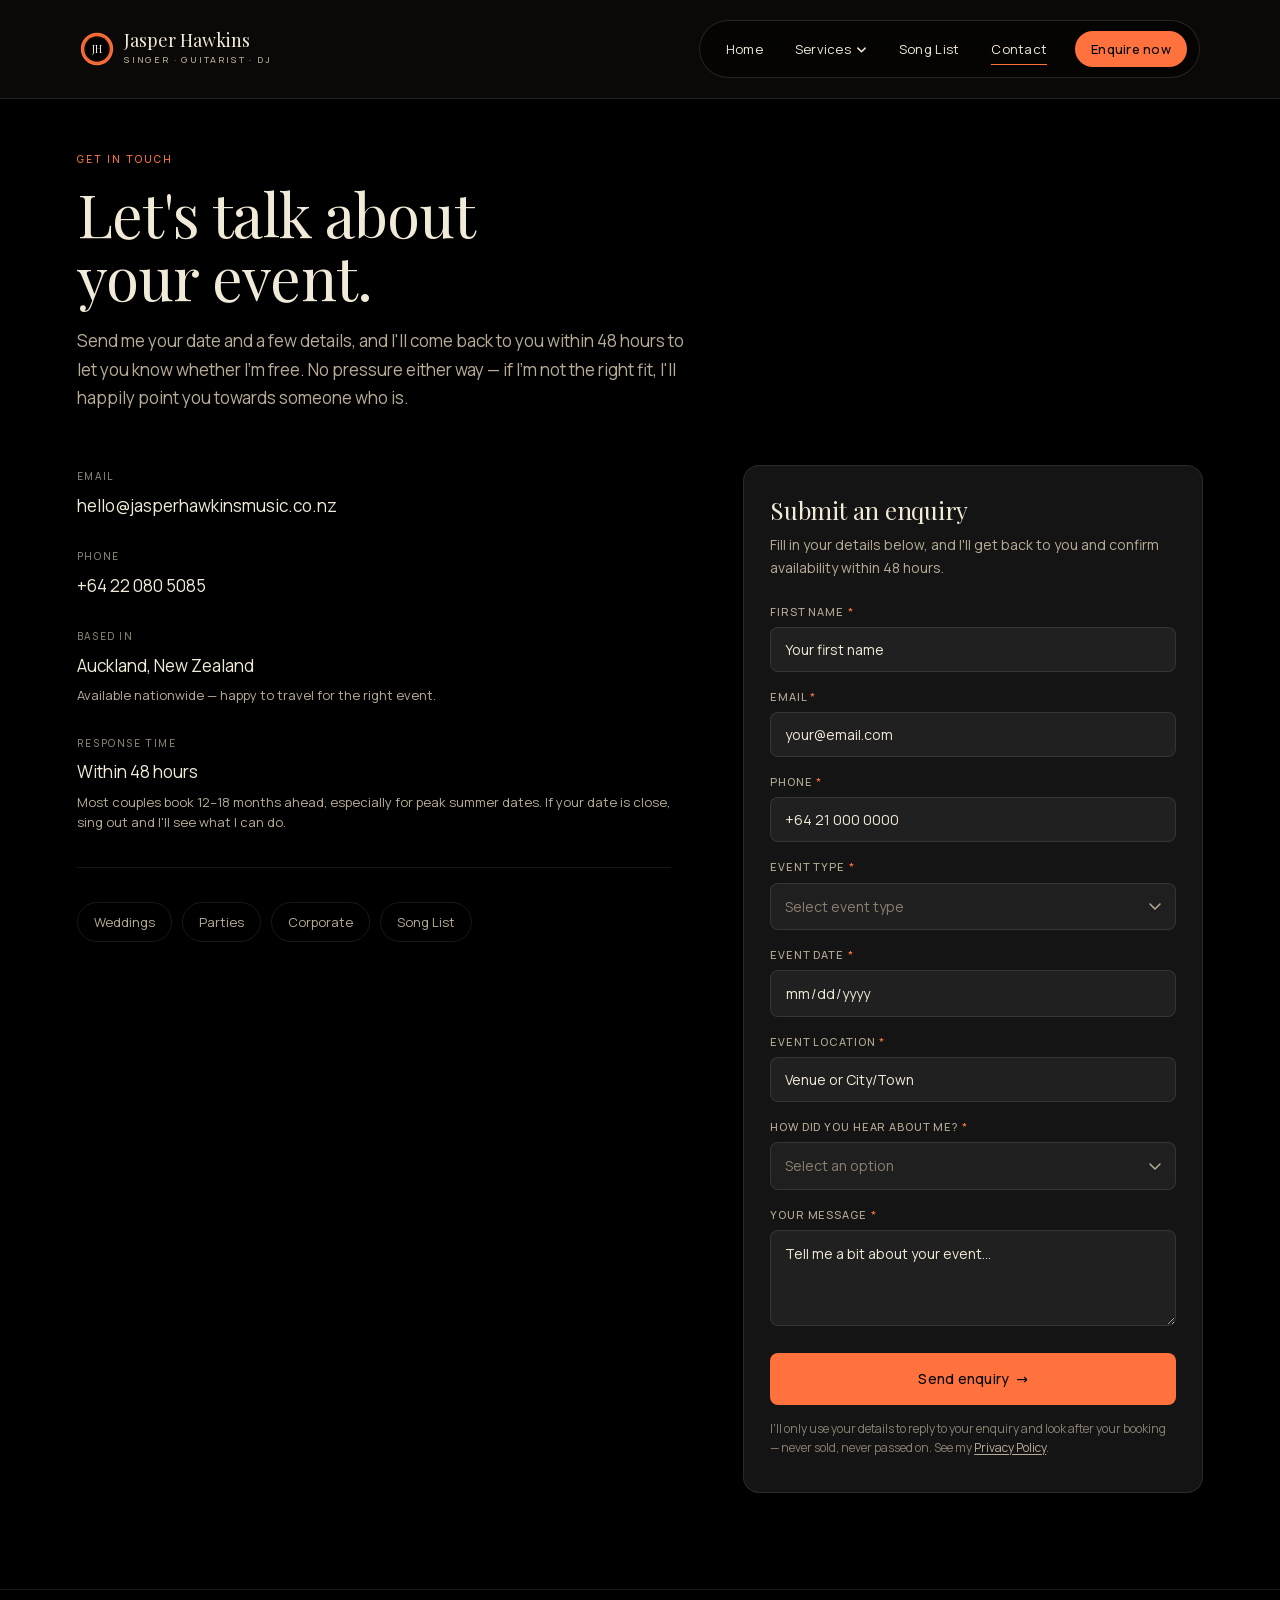
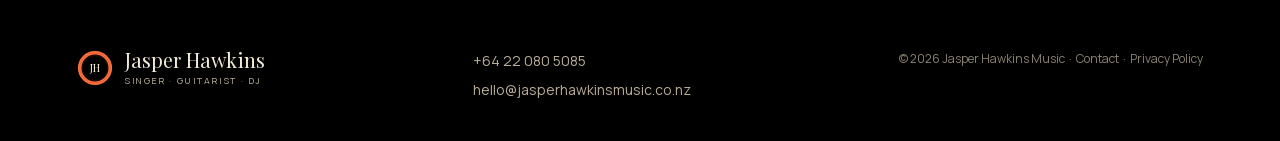
<file: contact.html>
<!DOCTYPE html>
<html lang="en">
<head>
  <meta charset="UTF-8">
  <meta name="viewport" content="width=device-width, initial-scale=1.0">
  <title>Contact · Jasper Hawkins Music</title>
  <link rel="canonical" href="https://jasperhawkinsmusic.co.nz/contact">
  <meta name="description" content="Get in touch about live music for your wedding, party or corporate event. Auckland-based, available across New Zealand. Enquiries answered within 48 hours.">
  <meta property="og:type" content="website">
  <meta property="og:site_name" content="Jasper Hawkins Music">
  <meta property="og:title" content="Contact · Jasper Hawkins Music">
  <meta property="og:description" content="Get in touch about live music for your wedding, party or corporate event. Auckland-based, available across New Zealand. Enquiries answered within 48 hours.">
  <meta property="og:url" content="https://jasperhawkinsmusic.co.nz/contact">
  <meta property="og:image" content="https://jasperhawkinsmusic.co.nz/assets/photos/jas-acoustic-markovina.webp">
  <meta property="og:locale" content="en_NZ">
  <meta name="twitter:card" content="summary_large_image">
  <meta name="twitter:title" content="Contact · Jasper Hawkins Music">
  <meta name="twitter:description" content="Get in touch about live music for your wedding, party or corporate event. Auckland-based, available across New Zealand. Enquiries answered within 48 hours.">
  <meta name="twitter:image" content="https://jasperhawkinsmusic.co.nz/assets/photos/jas-acoustic-markovina.webp">
  <link rel="icon" href="/favicon.svg" type="image/svg+xml">
  <link rel="stylesheet" href="assets/colors_and_type.css?v=4">
  <link rel="stylesheet" href="assets/design-system.css?v=4">
  <style>
    *, *::before, *::after { box-sizing: border-box; margin: 0; padding: 0; }
    .skip-link {
      position: absolute; left: -9999px; top: 0; z-index: 999;
      background: var(--ember); color: #fff; font-family: var(--font-sans);
      font-size: 14px; font-weight: 600; padding: 12px 20px;
      border-radius: 0 0 8px 0; text-decoration: none;
    }
    .skip-link:focus { left: 0; }
    html { scroll-behavior: smooth; -webkit-text-size-adjust: 100%; text-size-adjust: 100%; }
    body { background: var(--ink); }

    /* ── Nav ─────────────────────────────────────────────────── */
    .site-nav {
      position: fixed;
      top: 0; left: 0; right: 0;
      z-index: 100;
      padding: 16px 24px;
      display: flex;
      justify-content: space-between;
      align-items: center;
      will-change: transform;
      transition: transform 260ms cubic-bezier(.4,0,.2,1),
                  opacity 260ms cubic-bezier(.4,0,.2,1),
                  background var(--dur) var(--ease),
                  backdrop-filter var(--dur) var(--ease);
    }
    .site-nav.scrolled {
      background: rgba(12, 10, 8, 0.92);
      backdrop-filter: blur(20px);
      -webkit-backdrop-filter: blur(20px);
      border-bottom: 1px solid var(--hairline);
    }
    #site-nav.nav-hidden {
      transform: translateY(-115%);
      opacity: 0;
      pointer-events: none;
    }
    .float-cta {
      position: fixed;
      bottom: 24px; right: 24px;
      z-index: 95;
      display: inline-flex; align-items: center; gap: 8px;
      padding: 13px 22px;
      background: var(--ember); color: var(--ink);
      font-family: var(--font-sans); font-size: 14px; font-weight: 600;
      border-radius: var(--r-pill);
      box-shadow: var(--shadow-float, 0 10px 30px rgba(255,113,61,0.42));
      text-decoration: none;
      opacity: 0; transform: translateY(14px); pointer-events: none;
      transition: opacity .32s ease, transform .32s cubic-bezier(.4,0,.2,1), background .18s;
    }
    .float-cta.show { opacity: 1; transform: none; pointer-events: auto; }
    .float-cta:hover { background: var(--ember-glow); }
    @media (max-width: 600px) {
      .float-cta { bottom: 18px; right: 18px; padding: 12px 20px; font-size: 13px; }
    }
    @media (prefers-reduced-motion: reduce) {
      .site-nav { transition: background var(--dur) var(--ease), backdrop-filter var(--dur) var(--ease); }
    }
    .nav-brand {
      display: flex;
      align-items: center;
      gap: 10px;
      text-decoration: none;
      color: var(--bone);
      position: relative;
      z-index: 101;
    }
    .nav-wordmark {
      font-family: var(--font-serif);
      font-weight: 400;
      font-size: 16px;
      line-height: 1;
      color: var(--bone);
    }
    .nav-descriptor {
      font-family: var(--font-sans);
      font-size: 8px;
      letter-spacing: 0.2em;
      text-transform: uppercase;
      color: var(--bone-mute);
      font-weight: 500;
      margin-top: 4px;
    }
    .nav-hamburger {
      background: none;
      border: none;
      padding: 8px;
      cursor: pointer;
      display: flex;
      flex-direction: column;
      gap: 5px;
      touch-action: manipulation;
      position: relative;
      z-index: 101;
    }
    .nav-hamburger span {
      display: block;
      width: 24px;
      height: 1.5px;
      background: var(--bone);
      border-radius: 1px;
      transition: transform 280ms var(--ease), opacity 200ms var(--ease);
    }
    .nav-hamburger.is-open span:nth-child(1) { transform: translateY(6.5px) rotate(45deg); }
    .nav-hamburger.is-open span:nth-child(2) { opacity: 0; transform: scaleX(0); }
    .nav-hamburger.is-open span:nth-child(3) { transform: translateY(-6.5px) rotate(-45deg); }
    .nav-menu {
      position: fixed;
      inset: 0;
      z-index: 99;
      background: var(--ink);
      display: flex;
      flex-direction: column;
      padding: 108px 32px 56px;
      pointer-events: none;
      visibility: hidden;
      opacity: 0;
      transform: translateX(6%);
      transition: opacity 300ms var(--ease), transform 300ms var(--ease);
    }
    .nav-menu.is-open { visibility: visible; opacity: 1; transform: translateX(0); pointer-events: auto; }
    .nav-menu-links { display: flex; flex-direction: column; flex: 1; }
    .nav-menu-links a {
      font-family: var(--font-serif);
      font-weight: 400;
      font-size: clamp(30px, 8vw, 44px);
      line-height: 1;
      color: var(--bone);
      text-decoration: none;
      padding: 16px 0;
      border-bottom: 1px solid var(--hairline);
      display: block;
      opacity: 0;
      transform: translateY(14px);
      transition: opacity 260ms var(--ease), transform 260ms var(--ease), color 160ms var(--ease);
    }
    .nav-menu-links a:first-child { border-top: 1px solid var(--hairline); }
    .nav-menu-links a[aria-current="page"] { color: var(--ember); }
    .nav-menu.is-open .nav-menu-links a:nth-child(1) { opacity:1; transform:translateY(0); transition-delay:60ms; }
    .nav-menu.is-open .nav-menu-links a:nth-child(2) { opacity:1; transform:translateY(0); transition-delay:110ms; }
    .nav-menu.is-open .nav-menu-links a:nth-child(3) { opacity:1; transform:translateY(0); transition-delay:160ms; }
    .nav-menu.is-open .nav-menu-links a:nth-child(4) { opacity:1; transform:translateY(0); transition-delay:210ms; }
    .nav-menu.is-open .nav-menu-links a:nth-child(5) { opacity:1; transform:translateY(0); transition-delay:260ms; }
    .nav-menu-cta {
      display: block; background: var(--ember); color: var(--ink);
      text-align: center; padding: 18px; border-radius: var(--r-input);
      font-family: var(--font-sans); font-size: 16px; font-weight: 500;
      text-decoration: none; margin-top: 32px; touch-action: manipulation;
      opacity: 0; transform: translateY(10px);
      transition: opacity 260ms var(--ease), transform 260ms var(--ease), background 180ms var(--ease);
    }
    .nav-menu.is-open .nav-menu-cta { opacity:1; transform:translateY(0); transition-delay:310ms; }
    .nav-menu-cta:hover { background: var(--ember-glow); }
    .nav-menu-note {
      text-align: center; font-family: var(--font-sans); font-size: 12px;
      color: var(--bone-faint); margin-top: 12px; opacity: 0;
      transition: opacity 260ms var(--ease);
    }
    .nav-menu.is-open .nav-menu-note { opacity:1; transition-delay:340ms; }
    .nav-pill { display: none; }
    /* ── Services dropdown: mobile accordion ── */
    .nav-menu-group { border-bottom: 1px solid var(--hairline); opacity: 0; transform: translateY(14px); transition: opacity 260ms var(--ease), transform 260ms var(--ease); }
    .nav-menu.is-open .nav-menu-group { opacity: 1; transform: translateY(0); transition-delay: 110ms; }
    .nav-menu-group-trigger { width: 100%; background: none; border: 0; cursor: pointer; font-family: var(--font-serif); font-weight: 400; font-size: clamp(30px, 8vw, 44px); line-height: 1; color: var(--bone); text-align: left; padding: 16px 0; display: flex; align-items: center; justify-content: space-between; gap: 12px; }
    .nav-menu-group-trigger .nmg-caret { font-size: 0.42em; color: var(--ember); transition: transform 260ms var(--ease); }
    .nav-menu-group.is-open .nav-menu-group-trigger { color: var(--ember); }
    .nav-menu-group.is-open .nav-menu-group-trigger .nmg-caret { transform: rotate(180deg); }
    .nav-menu-sub { overflow: hidden; max-height: 0; transition: max-height 340ms var(--ease); }
    .nav-menu-group.is-open .nav-menu-sub { max-height: 260px; }
    .nav-menu-sub a { opacity: 1 !important; transform: none !important; font-family: var(--font-serif); font-weight: 400; font-size: clamp(22px, 6vw, 30px); color: var(--bone-mute); padding: 13px 0 13px 22px; border-bottom: 1px solid var(--hairline); display: block; text-decoration: none; }
    .nav-menu-sub a:last-child { border-bottom: 0; }
    .nav-menu-sub a[aria-current="page"] { color: var(--ember); }

    /* ── Services dropdown: desktop ── */
    @media (min-width: 1024px) {
      .nav-dd { position: relative; display: flex; align-items: center; }
      .nav-dd-trigger { font-family: var(--font-sans); font-size: 13px; color: var(--bone); letter-spacing: 0.02em; background: none; border: 0; cursor: pointer; padding: 6px 4px; display: inline-flex; align-items: center; gap: 5px; position: relative; white-space: nowrap; }
      .nav-dd-caret { transition: transform 240ms var(--ease); }
      .nav-dd:hover .nav-dd-caret, .nav-dd.is-open .nav-dd-caret { transform: rotate(180deg); }
      .nav-dd-trigger::after { content: ""; position: absolute; left: 4px; right: 20px; bottom: 0; height: 1px; background: var(--ember); transform: scaleX(0); transform-origin: left; transition: transform var(--dur) var(--ease); }
      .nav-dd:hover .nav-dd-trigger::after, .nav-dd-trigger.is-active::after { transform: scaleX(1); }
      .nav-dd-trigger.is-active { color: var(--ember); }
      .nav-dd-menu { position: absolute; top: calc(100% + 14px); left: 50%; transform: translateX(-50%) translateY(-6px); min-width: 176px; background: rgba(12, 11, 10, 0.96); backdrop-filter: blur(20px); -webkit-backdrop-filter: blur(20px); border: 1px solid rgba(242, 234, 216, 0.14); border-radius: 14px; padding: 8px; display: flex; flex-direction: column; gap: 2px; opacity: 0; pointer-events: none; transition: opacity 200ms var(--ease), transform 200ms var(--ease); box-shadow: 0 20px 50px rgba(0, 0, 0, 0.5); }
      .nav-dd-menu::before { content: ""; position: absolute; left: 0; right: 0; top: -14px; height: 14px; }
      .nav-dd:hover .nav-dd-menu, .nav-dd.is-open .nav-dd-menu { opacity: 1; pointer-events: auto; transform: translateX(-50%) translateY(0); }
      .nav-dd-menu a { font-family: var(--font-sans); font-size: 13px; color: var(--bone-mute); padding: 9px 14px; border-radius: 8px; white-space: nowrap; text-decoration: none; transition: background 160ms, color 160ms; }
      .nav-dd-menu a::after { display: none !important; }
      .nav-dd-menu a:hover { background: rgba(255, 113, 61, 0.12); color: var(--bone); }
      .nav-dd-menu a[aria-current="page"] { color: var(--ember); }
    }

    @media (min-width: 1024px) {
      .site-nav       { padding: 20px 80px; }
      .nav-hamburger  { display: none; }
      .nav-wordmark   { font-size: 18px; }
      .nav-descriptor { font-size: 9px; }
      .nav-pill {
        display: flex;
        align-items: center;
        gap: 24px;
        background: rgba(0, 0, 0, 0.5);
        backdrop-filter: blur(20px);
        -webkit-backdrop-filter: blur(20px);
        border: 1px solid rgba(242, 234, 216, 0.14);
        border-radius: var(--r-pill);
        padding: 10px 12px 10px 22px;
      }
      .nav-pill a {
        font-family: var(--font-sans);
        font-size: 13px;
        color: var(--bone);
        letter-spacing: 0.02em;
        text-decoration: none;
        padding: 6px 4px;
        position: relative;
        white-space: nowrap;
      }
      .nav-pill a::after {
        content: "";
        position: absolute;
        left: 4px; right: 4px; bottom: 0;
        height: 1px;
        background: var(--ember);
        transform: scaleX(0);
        transform-origin: left;
        transition: transform var(--dur) var(--ease);
      }
      .nav-pill a:hover::after,
      .nav-pill a[aria-current="page"]::after { transform: scaleX(1); }
      .nav-pill .nav-cta {
        background: var(--ember);
        color: var(--ink);
        border: 0;
        padding: 8px 16px;
        border-radius: var(--r-pill);
        font-family: var(--font-sans);
        font-size: 13px;
        font-weight: 500;
        text-decoration: none;
        cursor: pointer;
        white-space: nowrap;
        transition: background var(--dur-fast) var(--ease);
      }
      .nav-pill .nav-cta::after { display: none; }
      .nav-pill .nav-cta:hover { background: var(--ember-glow); }
    }
    .btn-primary {
      display: inline-flex;
      align-items: center;
      gap: 8px;
      background: var(--ember);
      color: var(--ink);
      font-family: var(--font-sans);
      font-size: 14px;
      font-weight: 500;
      letter-spacing: 0.02em;
      padding: 14px 28px;
      border-radius: var(--r-input);
      border: none;
      text-decoration: none;
      cursor: pointer;
      touch-action: manipulation;
      transition: background 180ms var(--ease), transform 180ms var(--ease), box-shadow 180ms var(--ease);
    }
    .btn-primary:hover { background: var(--ember-glow); transform: translateY(-1px); box-shadow: 0 6px 24px rgba(255,113,61,0.28); }
    .btn-primary:active { background: var(--ember); transform: translateY(1px); box-shadow: none; }
    /* ── Footer ──────────────────────────────────────────────── */
    .site-footer {
      background: var(--ink);
      border-top: 1px solid var(--hairline);
      padding: var(--section-compact) var(--gutter) 40px;
    }
    .footer-inner {
      max-width: var(--container-wide);
      margin: 0 auto;
      display: flex;
      flex-direction: column;
      gap: 32px;
    }
    .footer-brand {
      display: flex;
      align-items: center;
      gap: 12px;
    }
    .footer-name {
      font-family: var(--font-serif);
      font-weight: 400;
      font-size: 20px;
      color: var(--bone);
      line-height: 1;
    }
    .footer-descriptor {
      font-family: var(--font-sans);
      font-size: 9px;
      letter-spacing: 0.2em;
      text-transform: uppercase;
      color: var(--bone-mute);
      margin-top: 4px;
    }
    .footer-contact {
      display: flex;
      flex-direction: column;
      gap: 8px;
    }
    .footer-contact a {
      font-family: var(--font-sans);
      font-size: 14px;
      color: var(--bone-mute);
      text-decoration: none;
      transition: color 180ms var(--ease);
    }
    .footer-contact a:hover { color: var(--ember); }
    .footer-copy {
      font-family: var(--font-sans);
      font-size: 12px;
      color: var(--bone-faint);
      padding-top: 24px;
      border-top: 1px solid var(--hairline);
    }
    @media (min-width: 1024px) {
      .footer-inner {
        flex-direction: row;
        justify-content: space-between;
        align-items: flex-start;
      }
      .footer-copy { border-top: none; padding-top: 0; }
    }

    /* ── Enquiry Off-Canvas ──────────────────────────────────── */
    .eq-scrim {
      position: fixed; inset: 0;
      background: rgba(0,0,0,0.72);
      z-index: 400;
      opacity: 0; pointer-events: none;
      transition: opacity 360ms ease;
    }
    .eq-scrim.is-open { opacity: 1; pointer-events: auto; }
    .eq-panel {
      position: fixed;
      top: 0; right: 0; bottom: 0;
      width: min(500px, 100vw);
      background: var(--ink-soft);
      border-left: 1px solid var(--hairline);
      z-index: 401;
      display: flex; flex-direction: column;
      transform: translateX(100%);
      visibility: hidden;
      transition: transform 420ms cubic-bezier(0.4, 0, 0.2, 1), visibility 0s linear 420ms;
    }
    .eq-panel.is-open { transform: translateX(0); visibility: visible; transition: transform 420ms cubic-bezier(0.4, 0, 0.2, 1), visibility 0s; }
    .eq-panel-head {
      display: flex; align-items: flex-start; justify-content: space-between; gap: 16px;
      padding: 28px 28px 22px;
      border-bottom: 1px solid var(--hairline);
      flex-shrink: 0;
    }
    .eq-eyebrow {
      font-family: var(--font-sans); font-size: 10px; font-weight: 500;
      letter-spacing: 0.2em; text-transform: uppercase; color: var(--ember);
      margin-bottom: 8px;
    }
    .eq-heading {
      font-family: var(--font-serif); font-weight: 400;
      font-size: 24px; line-height: 1.2; letter-spacing: -0.01em; color: var(--bone);
    }
    .eq-close {
      flex-shrink: 0; width: 34px; height: 34px; border-radius: 50%;
      background: rgba(255,255,255,0.06); border: 1px solid var(--hairline);
      color: var(--bone-mute); font-size: 20px; line-height: 1;
      display: flex; align-items: center; justify-content: center;
      cursor: pointer; margin-top: 2px;
      transition: background 180ms, color 180ms;
    }
    .eq-close:hover { background: rgba(255,255,255,0.12); color: var(--bone); }
    .eq-body {
      flex: 1; overflow-y: auto; padding: 24px 28px 40px;
      scrollbar-width: thin; scrollbar-color: rgba(255,255,255,0.08) transparent;
    }
    .eq-intro {
      font-family: var(--font-sans); font-size: 14px; line-height: 1.65;
      color: var(--bone-mute); margin-bottom: 24px;
    }
    .eq-privacy {
      font-family: var(--font-sans); font-size: 12px; line-height: 1.6;
      color: var(--bone-faint); margin: 14px 0 0;
    }
    .eq-privacy a { color: var(--bone-mute); text-decoration: underline; text-underline-offset: 2px; }
    .eq-privacy a:hover { color: var(--ember); }
    .eq-form { color-scheme: dark; }
    .eq-field { margin-bottom: 16px; }
    .eq-label {
      display: block; font-family: var(--font-sans);
      font-size: 11px; font-weight: 500;
      letter-spacing: 0.08em; text-transform: uppercase;
      color: var(--bone-mute); margin-bottom: 7px;
    }
    .eq-req { color: var(--ember); margin-left: 1px; }
    .eq-input, .eq-select, .eq-textarea {
      width: 100%; background: rgba(255,255,255,0.05);
      border: 1px solid var(--hairline); border-radius: var(--r-input);
      padding: 12px 14px;
      font-family: var(--font-sans); font-size: 14px; color: var(--bone);
      outline: none; -webkit-appearance: none; appearance: none;
      transition: border-color 200ms, box-shadow 200ms;
      /* Always-on: #202020 is exactly what rgba(255,255,255,0.05) renders as
         over the panel, so this changes nothing visually — but because the
         shadow is permanent, Chrome's autofill background has nothing to
         reveal. Chasing the :autofill pseudo-classes proved unreliable
         (Chrome fills email via a different state than a plain name), so the
         appearance is simply fixed instead of defended. */
      box-shadow: 0 0 0 1000px #202020 inset;
      -webkit-text-fill-color: var(--bone);
    }
    .eq-input::placeholder, .eq-textarea::placeholder { color: var(--bone-faint); opacity: 1; }

    /* iOS renders date inputs at its own compact size — force it to match the other fields */
    .eq-input[type="date"] {
      display: block;
      width: 100%;
      min-height: 42px;
      -webkit-appearance: none;
    }
    .eq-input[type="date"]::-webkit-date-and-time-value { text-align: left; }
    .eq-input:focus, .eq-select:focus, .eq-textarea:focus {
      border-color: var(--ember);
      /* Ring plus the permanent inset fill — dropping the inset here would
         let the autofill background back in the moment a field is focused. */
      box-shadow: 0 0 0 3px rgba(255,113,61,0.12), 0 0 0 1000px #202020 inset;
    }

    .eq-select {
      cursor: pointer;
      background-image: url("data:image/svg+xml,%3Csvg xmlns='http://www.w3.org/2000/svg' width='12' height='7' fill='none'%3E%3Cpath d='M1 1l5 5 5-5' stroke='%23B8AC97' stroke-width='1.5' stroke-linecap='round' stroke-linejoin='round'/%3E%3C/svg%3E");
      background-repeat: no-repeat; background-position: right 14px center; padding-right: 38px;
    }
    .eq-select option { background: #1f1f1f; }
    .eq-textarea { resize: vertical; min-height: 96px; line-height: 1.6; }
    .eq-submit {
      width: 100%; justify-content: center; display: inline-flex; align-items: center; gap: 8px;
      background: var(--ember); color: var(--ink);
      font-family: var(--font-sans); font-size: 14px; font-weight: 500; letter-spacing: 0.02em;
      padding: 15px; margin-top: 4px; border: none; box-shadow: none; background-image: none; outline: none; border-radius: 8px;
      cursor: pointer; touch-action: manipulation; text-decoration: none;
      transition: background 180ms var(--ease), transform 180ms var(--ease), box-shadow 180ms var(--ease);
    }
    .eq-submit:hover { background: var(--ember-glow); transform: translateY(-1px); box-shadow: 0 6px 24px rgba(255,113,61,0.28); }
    .eq-submit:active { background: var(--ember); transform: translateY(1px); box-shadow: none; }

    /* ── Custom dropdown — on-brand replacement for the native select popup ── */
    .eqdd { position: relative; }
    .eqdd > select.eq-select { position: absolute; inset: 0; opacity: 0; pointer-events: none; }
    .eqdd-btn {
      width: 100%; text-align: left; cursor: pointer;
      background: rgba(255,255,255,0.05);
      border: 1px solid var(--hairline); border-radius: 8px;
      padding: 12px 38px 12px 14px;
      font-family: var(--font-sans); font-size: 14px; color: var(--bone);
      outline: none; -webkit-appearance: none; appearance: none;
      transition: border-color 200ms, box-shadow 200ms;
      background-image: url("data:image/svg+xml,%3Csvg xmlns='http://www.w3.org/2000/svg' width='12' height='7' fill='none'%3E%3Cpath d='M1 1l5 5 5-5' stroke='%23B8AC97' stroke-width='1.5' stroke-linecap='round' stroke-linejoin='round'/%3E%3C/svg%3E");
      background-repeat: no-repeat; background-position: right 14px center;
    }
    .eqdd-btn.placeholder { color: var(--bone-faint); }
    .eqdd.open .eqdd-btn, .eqdd-btn:focus { border-color: var(--ember); box-shadow: 0 0 0 3px rgba(255,113,61,0.12); }
    .eqdd-list {
      position: absolute; left: 0; right: 0; top: calc(100% + 6px);
      z-index: 30;
      background: #1c1c1c;
      border: 1px solid var(--hairline); border-radius: 10px;
      box-shadow: 0 24px 60px rgba(0,0,0,0.6);
      padding: 6px; margin: 0; list-style: none;
      max-height: 240px; overflow: auto;
      opacity: 0; transform: translateY(-6px); pointer-events: none;
      transition: opacity 180ms ease, transform 180ms ease;
    }
    .eqdd.open .eqdd-list { opacity: 1; transform: translateY(0); pointer-events: auto; }
    .eqdd-opt {
      padding: 10px 12px; border-radius: 6px; cursor: pointer;
      font-family: var(--font-sans); font-size: 14px; color: var(--bone-mute);
      transition: background 140ms, color 140ms;
    }
    .eqdd-opt:hover { background: rgba(255,113,61,0.12); color: var(--bone); }
    .eqdd-opt.selected { color: var(--ember); }
    /* ── Custom date picker (desktop only — phones keep the native one) ── */
    .eqcal { position: relative; }
    .eqcal-panel {
      position: absolute; left: 0; top: calc(100% + 6px);
      z-index: 40; width: 292px;
      background: #1c1c1c;
      border: 1px solid var(--hairline); border-radius: 12px;
      box-shadow: 0 24px 60px rgba(0,0,0,0.6);
      padding: 14px;
      opacity: 0; transform: translateY(-6px); pointer-events: none;
      transition: opacity 180ms ease, transform 180ms ease;
    }
    .eqcal.open .eqcal-panel { opacity: 1; transform: translateY(0); pointer-events: auto; }
    /* flip above the field when there's no room below — panel must never hang off-screen */
    .eqcal.up .eqcal-panel { top: auto; bottom: calc(100% + 6px); transform: translateY(6px); }
    .eqcal.up.open .eqcal-panel { transform: translateY(0); }
    .eqcal-head { display: flex; align-items: center; justify-content: space-between; margin-bottom: 10px; }
    .eqcal-month {
      font-family: var(--font-serif); font-size: 16px; color: var(--bone);
      letter-spacing: 0.01em;
    }
    .eqcal-nav {
      width: 30px; height: 30px; border-radius: 50%;
      background: rgba(255,255,255,0.05); border: 1px solid var(--hairline);
      color: var(--bone); cursor: pointer; font-size: 14px; line-height: 1;
      display: inline-flex; align-items: center; justify-content: center;
      transition: border-color 150ms, background 150ms;
    }
    .eqcal-nav:hover:not(:disabled) { border-color: var(--ember); background: rgba(255,113,61,0.10); }
    .eqcal-nav:disabled { opacity: 0.3; cursor: default; }
    .eqcal-grid { display: grid; grid-template-columns: repeat(7, 1fr); gap: 2px; }
    .eqcal-dow {
      font-family: var(--font-sans); font-size: 9px; font-weight: 600;
      letter-spacing: 0.12em; text-transform: uppercase;
      color: var(--bone-faint); text-align: center; padding: 6px 0 8px;
    }
    .eqcal-day {
      aspect-ratio: 1; border: none; background: none; border-radius: 8px;
      font-family: var(--font-sans); font-size: 13px; color: var(--bone-mute);
      cursor: pointer; transition: background 130ms, color 130ms;
    }
    .eqcal-day:hover:not(:disabled) { background: rgba(255,113,61,0.14); color: var(--bone); }
    .eqcal-day.today { color: var(--ember-glow); font-weight: 700; }
    .eqcal-day.selected { background: var(--ember); color: #000; font-weight: 700; }
    .eqcal-day:disabled { opacity: 0.22; cursor: default; }
    .eqcal-day.blank { visibility: hidden; }
    @media (min-width: 768px) {
      .eq-input[type="date"]::-webkit-calendar-picker-indicator { display: none; }
      .eq-input[type="date"] { cursor: pointer; }
    }
    .eq-success h3 { font-family: var(--font-serif); font-weight: 400; font-size: 22px; color: var(--bone); margin: 8px 0 12px; }
    .eq-success p { font-family: var(--font-sans); font-size: 14px; line-height: 1.7; color: var(--bone-mute); }

    /* ── Contact page ────────────────────────────────────────── */
    /* A real page at /contact, matching the address the old WordPress site
       had indexed. The enquiry slide-out remains the primary path everywhere
       else on the site; this page exists for people who arrive from search
       or type the address, and it carries the business details that
       otherwise only live in the footer. The form here is inline rather
       than in a panel — there is nothing to slide out from when the whole
       page is the contact page. */
    .ct-wrap {
      max-width: var(--container-wide);
      margin: 0 auto;
      padding: 132px var(--gutter) 96px;
    }
    .ct-head { max-width: 620px; margin-bottom: 52px; }
    .ct-eyebrow {
      font-family: var(--font-sans); font-size: 10px; font-weight: 500;
      letter-spacing: 0.2em; text-transform: uppercase; color: var(--ember);
      margin-bottom: 14px;
    }
    .ct-title {
      font-family: var(--font-serif); font-weight: 400;
      font-size: clamp(36px, 7vw, 60px); line-height: 1.06;
      letter-spacing: -0.015em; color: var(--bone); margin-bottom: 18px;
    }
    .ct-lead {
      font-family: var(--font-sans); font-size: 17px; line-height: 1.7;
      color: var(--bone-mute);
    }

    .ct-cols { display: flex; flex-direction: column; gap: 52px; }

    /* Details column */
    .ct-detail { margin-bottom: 30px; }
    .ct-detail:last-of-type { margin-bottom: 0; }
    .ct-detail-label {
      font-family: var(--font-sans); font-size: 10px; font-weight: 500;
      letter-spacing: 0.16em; text-transform: uppercase;
      color: var(--bone-faint); margin-bottom: 8px;
    }
    .ct-detail-value {
      font-family: var(--font-sans); font-size: 17px; line-height: 1.5;
      color: var(--bone); text-decoration: none;
      transition: color 180ms var(--ease);
      display: inline-block;
    }
    a.ct-detail-value:hover { color: var(--ember); }
    .ct-detail-note {
      font-family: var(--font-sans); font-size: 13px; line-height: 1.6;
      color: var(--bone-mute); margin-top: 6px;
    }
    .ct-hr { border: 0; border-top: 1px solid var(--hairline); margin: 34px 0; }
    .ct-links { display: flex; flex-wrap: wrap; gap: 10px; }
    .ct-link {
      font-family: var(--font-sans); font-size: 13px; color: var(--bone-mute);
      text-decoration: none; padding: 9px 16px; border-radius: 999px;
      border: 1px solid var(--hairline);
      transition: border-color 180ms var(--ease), color 180ms var(--ease);
    }
    .ct-link:hover { border-color: var(--ember); color: var(--bone); }

    /* Form column — reuses the enquiry panel's field styles verbatim so the
       two forms can never drift apart visually. */
    .ct-formcard {
      background: var(--ink-soft);
      border: 1px solid var(--hairline);
      border-radius: 16px;
      padding: 30px 26px 34px;
    }
    .ct-formcard-title {
      font-family: var(--font-serif); font-weight: 400;
      font-size: 24px; line-height: 1.2; color: var(--bone); margin-bottom: 8px;
    }

    @media (min-width: 900px) {
      .ct-wrap { padding-top: 152px; }
      .ct-cols {
        flex-direction: row;
        align-items: flex-start;
        gap: 72px;
      }
      .ct-details { flex: 1 1 0; padding-top: 4px; }
      .ct-form-col { flex: 0 0 460px; }
    }
  </style>

  <script type="application/ld+json">
  {
    "@context": "https://schema.org",
    "@type": "ContactPage",
    "@id": "https://jasperhawkinsmusic.co.nz/contact",
    "url": "https://jasperhawkinsmusic.co.nz/contact",
    "name": "Contact Jasper Hawkins Music",
    "description": "Get in touch about live music for your wedding, party or corporate event.",
    "inLanguage": "en-NZ",
    "isPartOf": { "@type": "WebSite", "@id": "https://jasperhawkinsmusic.co.nz/#website", "url": "https://jasperhawkinsmusic.co.nz/", "name": "Jasper Hawkins Music" },
    "about": {
      "@type": "LocalBusiness",
      "@id": "https://jasperhawkinsmusic.co.nz/#business",
      "name": "Jasper Hawkins Music",
      "description": "Live acoustic and DJ music for weddings, parties and corporate events.",
      "url": "https://jasperhawkinsmusic.co.nz/",
      "email": "hello@jasperhawkinsmusic.co.nz",
      "telephone": "+64220805085",
      "priceRange": "$$",
      "address": { "@type": "PostalAddress", "addressLocality": "Auckland", "addressCountry": "NZ" },
      "areaServed": { "@type": "Country", "name": "New Zealand" },
      "contactPoint": {
        "@type": "ContactPoint",
        "contactType": "Bookings and enquiries",
        "email": "hello@jasperhawkinsmusic.co.nz",
        "telephone": "+64220805085",
        "areaServed": "NZ",
        "availableLanguage": "English"
      }
    }
  }
  </script>

  <!-- Analytics. Same GA4 property and Meta Pixel as the old WordPress site,
       installed so the switchover reads as one continuous timeline. Both IDs
       are public by design — visible in any visitor's page source.

       Loaded AFTER the page has painted, matching every other page on the
       site; two ~100KB scripts fetched eagerly cost roughly 26 points of
       Lighthouse Performance. -->
  <script>
    (function () {
      var fired = false;
      function loadAnalytics() {
        if (fired) return; fired = true;

        window.dataLayer = window.dataLayer || [];
        window.gtag = function () { dataLayer.push(arguments); };
        gtag('js', new Date());
        gtag('config', 'G-KBB73PJNYF');
        var g = document.createElement('script');
        g.async = true;
        g.src = 'https://www.googletagmanager.com/gtag/js?id=G-KBB73PJNYF';
        document.head.appendChild(g);

        !function(f,b,e,v,n,t,s){if(f.fbq)return;n=f.fbq=function(){n.callMethod?
        n.callMethod.apply(n,arguments):n.queue.push(arguments)};if(!f._fbq)f._fbq=n;
        n.push=n;n.loaded=!0;n.version='2.0';n.queue=[];t=b.createElement(e);t.async=!0;
        t.src=v;s=b.getElementsByTagName(e)[0];s.parentNode.insertBefore(t,s)}(window,
        document,'script','https://connect.facebook.net/en_US/fbevents.js');
        fbq('init', '1023504601425184');
        fbq('track', 'PageView');
      }
      if (document.readyState === 'complete') setTimeout(loadAnalytics, 0);
      else window.addEventListener('load', function () {
        ('requestIdleCallback' in window)
          ? requestIdleCallback(loadAnalytics, { timeout: 2000 })
          : setTimeout(loadAnalytics, 800);
      });
      setTimeout(loadAnalytics, 3000);
      ['pointerdown','keydown','scroll'].forEach(function (ev) {
        window.addEventListener(ev, loadAnalytics, { once: true, passive: true });
      });
    }());
  </script>
  <noscript><img height="1" width="1" style="display:none" alt=""
    src="https://www.facebook.com/tr?id=1023504601425184&ev=PageView&noscript=1"></noscript>
  <script src="/assets/attribution.js" defer></script>
</head>
<body>

  <a class="skip-link" href="#main">Skip to content</a>

  <nav class="site-nav scrolled" id="site-nav">
    <a class="nav-brand" href="/">
      <svg width="34" height="34" viewBox="0 0 80 80" role="img" aria-label="Jasper Hawkins" style="flex-shrink:0">
        <circle cx="40" cy="40" r="38" fill="#FF713D"/>
        <circle cx="40" cy="40" r="34" fill="none" stroke="#B3411C" stroke-width="0.8"/>
        <circle cx="40" cy="40" r="30" fill="#000000"/>
        <circle cx="40" cy="40" r="28" fill="none" stroke="#FF713D" stroke-width="0.6" opacity="0.5"/>
        <text x="40" y="49" text-anchor="middle"
          font-family="'Playfair Display', Georgia, serif"
          font-weight="400" font-size="24"
          fill="#F2EAD8" letter-spacing="-0.02em">JH</text>
      </svg>
      <div>
        <div class="nav-wordmark">Jasper Hawkins</div>
        <div class="nav-descriptor">Singer · Guitarist · DJ</div>
      </div>
    </a>
    <button class="nav-hamburger" id="nav-hamburger" aria-label="Open menu" aria-expanded="false">
      <span></span><span></span><span></span>
    </button>
    <div class="nav-pill">
      <a href="/">Home</a>
      <div class="nav-dd">
        <button type="button" class="nav-dd-trigger" aria-haspopup="true" aria-expanded="false">Services
          <svg class="nav-dd-caret" width="11" height="11" viewBox="0 0 12 12" aria-hidden="true"><path d="M2 4.5l4 4 4-4" fill="none" stroke="currentColor" stroke-width="1.6" stroke-linecap="round" stroke-linejoin="round"/></svg>
        </button>
        <div class="nav-dd-menu">
          <a href="/weddings">Weddings</a>
          <a href="/parties">Parties</a>
          <a href="/corporate">Corporate</a>
        </div>
      </div>
      <a href="/songlist">Song List</a>
      <!-- On this page the form is already here, so the enquiry links scroll
           to it rather than opening the slide-out panel. -->
      <a href="#enquire" aria-current="page" data-scroll-form>Contact</a>
      <a class="nav-cta" href="#enquire" data-scroll-form>Enquire now</a>
    </div>
  </nav>

  <div class="nav-menu" id="nav-menu" aria-hidden="true">
    <nav class="nav-menu-links">
      <a href="/">Home</a>
      <div class="nav-menu-group">
        <button type="button" class="nav-menu-group-trigger" aria-expanded="false">Services <span class="nmg-caret">&#9662;</span></button>
        <div class="nav-menu-sub">
          <a href="/weddings">Weddings</a>
          <a href="/parties">Parties</a>
          <a href="/corporate">Corporate</a>
        </div>
      </div>
      <a href="/songlist">Song List</a>
      <a href="#enquire" aria-current="page" data-scroll-form>Contact</a>
    </nav>
    <a class="nav-menu-cta" href="#enquire" data-scroll-form>Enquire now</a>
    <div class="nav-menu-note">Booking subject to availability</div>
  </div>

  <main id="main">
    <div class="ct-wrap">

      <header class="ct-head">
        <p class="ct-eyebrow">Get in touch</p>
        <h1 class="ct-title">Let's talk about your event.</h1>
        <p class="ct-lead">Send me your date and a few details, and I'll come back to you within 48 hours to let you know whether I'm free. No pressure either way — if I'm not the right fit, I'll happily point you towards someone who is.</p>
      </header>

      <div class="ct-cols">

        <div class="ct-details">
          <div class="ct-detail">
            <div class="ct-detail-label">Email</div>
            <a class="ct-detail-value" href="mailto:hello@jasperhawkinsmusic.co.nz">hello@jasperhawkinsmusic.co.nz</a>
          </div>
          <div class="ct-detail">
            <div class="ct-detail-label">Phone</div>
            <a class="ct-detail-value" href="tel:+64220805085">+64 22 080 5085</a>
          </div>
          <div class="ct-detail">
            <div class="ct-detail-label">Based in</div>
            <div class="ct-detail-value">Auckland, New Zealand</div>
            <p class="ct-detail-note">Available nationwide — happy to travel for the right event.</p>
          </div>
          <div class="ct-detail">
            <div class="ct-detail-label">Response time</div>
            <div class="ct-detail-value">Within 48 hours</div>
            <p class="ct-detail-note">Most couples book 12&ndash;18 months ahead, especially for peak summer dates. If your date is close, sing out and I'll see what I can do.</p>
          </div>

          <hr class="ct-hr">

          <div class="ct-links">
            <a class="ct-link" href="/weddings">Weddings</a>
            <a class="ct-link" href="/parties">Parties</a>
            <a class="ct-link" href="/corporate">Corporate</a>
            <a class="ct-link" href="/songlist">Song List</a>
          </div>
        </div>

        <div class="ct-form-col" id="enquire">
          <div class="ct-formcard">
            <h2 class="ct-formcard-title">Submit an enquiry</h2>
            <p class="eq-intro">Fill in your details below, and I'll get back to you and confirm availability within 48 hours.</p>

            <form class="eq-form" id="eqForm" novalidate>

              <div class="eq-field">
                <label class="eq-label" for="eq-name">First Name <span class="eq-req">*</span></label>
                <input class="eq-input" type="text" id="eq-name" name="firstName" required autocomplete="given-name" placeholder="Your first name">
              </div>

              <div class="eq-field">
                <label class="eq-label" for="eq-email">Email <span class="eq-req">*</span></label>
                <input class="eq-input" type="email" id="eq-email" name="email" required autocomplete="email" placeholder="your@email.com">
              </div>

              <div class="eq-field">
                <label class="eq-label" for="eq-phone">Phone <span class="eq-req">*</span></label>
                <input class="eq-input" type="tel" id="eq-phone" name="phone" required autocomplete="tel" placeholder="+64 21 000 0000">
              </div>

              <div class="eq-field">
                <label class="eq-label" for="eq-type">Event Type <span class="eq-req">*</span></label>
                <select class="eq-select" id="eq-type" name="eventType" required>
                  <option value="" disabled selected>Select event type</option>
                  <option value="wedding">Wedding</option>
                  <option value="party">Party</option>
                  <option value="corporate">Corporate Event</option>
                  <option value="other">Other</option>
                </select>
              </div>

              <div class="eq-field">
                <label class="eq-label" for="eq-date">Event Date <span class="eq-req">*</span></label>
                <input class="eq-input" type="date" id="eq-date" name="eventDate" required>
              </div>

              <div class="eq-field">
                <label class="eq-label" for="eq-location">Event Location <span class="eq-req">*</span></label>
                <input class="eq-input" type="text" id="eq-location" name="eventLocation" required placeholder="Venue or City/Town">
              </div>

              <div class="eq-field">
                <label class="eq-label" for="eq-source">How Did You Hear About Me? <span class="eq-req">*</span></label>
                <select class="eq-select" id="eq-source" name="source" required>
                  <option value="" disabled selected>Select an option</option>
                  <option value="google">Google Search</option>
                  <option value="instagram">Instagram</option>
                  <option value="facebook">Facebook</option>
                  <option value="referral">Referred by a Friend</option>
                  <option value="attended">Attended an Event</option>
                  <option value="directory">Wedding Directory</option>
                  <option value="other">Other</option>
                </select>
              </div>

              <div class="eq-field">
                <label class="eq-label" for="eq-message">Your Message <span class="eq-req">*</span></label>
                <textarea class="eq-textarea" id="eq-message" name="message" required placeholder="Tell me a bit about your event..."></textarea>
              </div>

              <!-- Spam honeypot: hidden off-screen. Humans never fill it; bots do. -->
              <div aria-hidden="true" style="position:absolute;left:-9999px;top:auto;width:1px;height:1px;overflow:hidden">
                <label>Reference<input type="text" name="enquiry_ref" tabindex="-1" autocomplete="off"></label>
              </div>

              <p class="eq-error" id="eqError" role="alert" hidden style="color:#c0392b;margin:0 0 .5rem">Something went wrong — please try again, or email me directly.</p>

              <button type="submit" class="btn-primary eq-submit">Send enquiry &nbsp;&rarr;</button>

              <!-- Privacy Act 2020 (IPP3) collection notice — must sit at the point of collection. -->
              <p class="eq-privacy">
                I'll only use your details to reply to your enquiry and look after your booking —
                never sold, never passed on. See my <a href="/privacy">Privacy Policy</a>.
              </p>

            </form>

            <div class="eq-success" id="eqSuccess" hidden>
              <h3>Thank you — your enquiry's on its way.</h3>
              <p>I'll be in touch within 48 hours. Keep an eye on your inbox (and your spam folder, just in case). Cheers, Jasper</p>
            </div>
          </div>
        </div>

      </div>
    </div>
  </main>

  <footer class="site-footer">
    <div class="footer-inner">
      <div class="footer-brand">
        <svg width="36" height="36" viewBox="0 0 80 80" role="img" aria-label="Jasper Hawkins" style="flex-shrink:0">
          <circle cx="40" cy="40" r="38" fill="#FF713D"/>
          <circle cx="40" cy="40" r="34" fill="none" stroke="#B3411C" stroke-width="0.8"/>
          <circle cx="40" cy="40" r="30" fill="#000000"/>
          <circle cx="40" cy="40" r="28" fill="none" stroke="#FF713D" stroke-width="0.6" opacity="0.5"/>
          <text x="40" y="49" text-anchor="middle" font-family="'Playfair Display', Georgia, serif" font-weight="400" font-size="24" fill="#F2EAD8" letter-spacing="-0.02em">JH</text>
        </svg>
        <div>
          <div class="footer-name">Jasper Hawkins</div>
          <div class="footer-descriptor">Singer · Guitarist · DJ</div>
        </div>
      </div>
      <div class="footer-contact">
        <a href="tel:+64220805085">+64 22 080 5085</a>
        <a href="mailto:hello@jasperhawkinsmusic.co.nz">hello@jasperhawkinsmusic.co.nz</a>
      </div>
      <div class="footer-copy">© 2026 Jasper Hawkins Music &nbsp;·&nbsp; <a href="/contact" style="color:inherit">Contact</a> &nbsp;·&nbsp; <a href="/privacy" style="color:inherit">Privacy Policy</a></div>
    </div>
  </footer>

  <script>
    /* ── Nav scroll state ────────────────────────────────────── */
    /* No hero on this page, so the nav keeps its solid background from the
       top and never auto-hides — there is nothing to get out of the way of. */
    (function () {
      var nav = document.getElementById('site-nav');
      var tick = false;
      function onScroll() { nav.classList.toggle('scrolled', true); tick = false; }
      window.addEventListener('scroll', function () {
        if (!tick) { requestAnimationFrame(onScroll); tick = true; }
      }, { passive: true });
    }());

    /* ── Mobile menu ─────────────────────────────────────────── */
    (function () {
      var hamburger = document.getElementById('nav-hamburger');
      var navMenu   = document.getElementById('nav-menu');
      function openMenu()  { hamburger.classList.add('is-open'); navMenu.classList.add('is-open'); hamburger.setAttribute('aria-expanded','true'); navMenu.setAttribute('aria-hidden','false'); document.body.style.overflow='hidden'; }
      function closeMenu() { hamburger.classList.remove('is-open'); navMenu.classList.remove('is-open'); hamburger.setAttribute('aria-expanded','false'); navMenu.setAttribute('aria-hidden','true'); document.body.style.overflow=''; }
      hamburger.addEventListener('click', function () { hamburger.classList.contains('is-open') ? closeMenu() : openMenu(); });
      navMenu.querySelectorAll('a').forEach(function (l) { l.addEventListener('click', closeMenu); });
      document.addEventListener('keydown', function (e) { if (e.key === 'Escape') closeMenu(); });
    }());

    /* ── Services dropdown: desktop ── */
    document.querySelectorAll('.nav-dd').forEach(function(dd){
      var trig = dd.querySelector('.nav-dd-trigger');
      if(!trig) return;
      trig.addEventListener('click', function(e){ e.preventDefault(); e.stopPropagation(); var open = dd.classList.toggle('is-open'); trig.setAttribute('aria-expanded', open ? 'true' : 'false'); });
      document.addEventListener('click', function(e){ if(!dd.contains(e.target)){ dd.classList.remove('is-open'); trig.setAttribute('aria-expanded','false'); } });
    });
    /* ── Services accordion: mobile ── */
    document.querySelectorAll('.nav-menu-group-trigger').forEach(function(t){
      t.addEventListener('click', function(){ var g = t.closest('.nav-menu-group'); var open = g.classList.toggle('is-open'); t.setAttribute('aria-expanded', open ? 'true' : 'false'); });
    });

    /* ── Enquiry links scroll to the form and focus it ───────── */
    document.querySelectorAll('[data-scroll-form]').forEach(function (el) {
      el.addEventListener('click', function (e) {
        e.preventDefault();
        var target = document.getElementById('enquire');
        if (!target) return;
        target.scrollIntoView({ behavior: 'smooth', block: 'start' });
        setTimeout(function () {
          var first = document.getElementById('eq-name');
          if (first) first.focus({ preventScroll: true });
        }, 500);
      });
    });

    /* ── Enquiry form submit ─────────────────────────────────── */
    (function () {
      // Stamped when the script loads; used only to tell a human apart from a
      // script that fills and submits in milliseconds.
      var EQ_FORM_OPENED = Date.now();

      var eqFormEl = document.getElementById('eqForm');
      if (!eqFormEl) return;

      eqFormEl.addEventListener('submit', async function (e) {
        e.preventDefault();
        const form = e.target;
        const btn = form.querySelector('.eq-submit');
        const errEl = document.getElementById('eqError');
        const okEl = document.getElementById('eqSuccess');
        if (errEl) { errEl.hidden = true; if (errEl.dataset.def === undefined) errEl.dataset.def = errEl.textContent; errEl.textContent = errEl.dataset.def; }
        if (!form.reportValidity()) return;

        const payload = {
          formTime:      Date.now() - EQ_FORM_OPENED,  // bot signal: instant submits
          firstName:     form.firstName.value,
          email:         form.email.value,
          phone:         form.phone.value,
          eventType:     form.eventType.value,
          eventDate:     form.eventDate.value,
          eventLocation: form.eventLocation.value,
          source:        form.source.value,
          message:       form.message.value,
          enquiry_ref:   form.enquiry_ref ? form.enquiry_ref.value : '',  // honeypot
          attribution:   window.jhmAttribution ? window.jhmAttribution() : null,  // ad/UTM tags, see assets/attribution.js
        };

        const orig = btn.textContent;
        btn.disabled = true;
        btn.textContent = 'Sending…';
        try {
          const ctrl = new AbortController();
          const to = setTimeout(function () { ctrl.abort(); }, 20000);
          let res;
          try {
            res = await fetch('/api/enquiry', {
              method: 'POST',
              headers: { 'Content-Type': 'application/json' },
              body: JSON.stringify(payload),
              signal: ctrl.signal,
            });
          } finally { clearTimeout(to); }
          if (!res.ok) {
            // Show the server's own wording when it has some (e.g. rate limit).
            const info = await res.json().catch(function () { return null; });
            if (info && info.error && errEl) errEl.textContent = info.error;
            throw new Error('Request failed');
          }
          // Conversion — the same pair of events every other page fires, so the
          // ad history stays unbroken no matter which page the lead came from.
          try {
            if (window.fbq) { fbq('track', 'Lead'); fbq('track', 'SubmitApplication'); }
            if (window.gtag) gtag('event', 'generate_lead', {
              event_category: 'enquiry',
              event_label: payload.eventType || 'unknown',
            });
          } catch (e) {}
          form.hidden = true;
          if (okEl) okEl.hidden = false;
        } catch (err) {
          btn.disabled = false;
          btn.textContent = orig;
          if (errEl) { if (err && err.name === 'AbortError') errEl.textContent = 'That took too long — please try again, or email hello@jasperhawkinsmusic.co.nz directly.'; errEl.hidden = false; }
        }
      });
    }());
  </script>

  <!-- Custom on-brand dropdowns for visible .eq-select fields (native select stays for form submit/validation) -->
  <script>
  (function(){
    document.querySelectorAll('select.eq-select').forEach(function(sel){
      var field = sel.closest('.eq-field');
      if (field && field.style.display === 'none') return;   // skip hidden fields
      var wrap = document.createElement('div'); wrap.className = 'eqdd';
      var btn  = document.createElement('button'); btn.type = 'button'; btn.className = 'eqdd-btn';
      btn.setAttribute('aria-haspopup', 'listbox');
      var list = document.createElement('ul'); list.className = 'eqdd-list'; list.setAttribute('role', 'listbox');

      var listId = 'eqdd-list-' + Math.random().toString(36).slice(2, 8);
      list.id = listId;
      btn.setAttribute('aria-controls', listId);
      btn.setAttribute('aria-expanded', 'false');
      function open(){ wrap.classList.add('open'); btn.setAttribute('aria-expanded', 'true'); }
      function close(){ wrap.classList.remove('open'); btn.setAttribute('aria-expanded', 'false'); }

      function sync(){
        var o = sel.options[sel.selectedIndex];
        btn.textContent = o ? o.textContent : '';
        btn.classList.toggle('placeholder', !sel.value);
        list.querySelectorAll('.eqdd-opt').forEach(function(li){
          var on = li.dataset.value === sel.value && sel.value !== '';
          li.classList.toggle('selected', on);
          li.setAttribute('aria-selected', on ? 'true' : 'false');
        });
      }
      Array.prototype.forEach.call(sel.options, function(o){
        if (o.disabled) return;
        var li = document.createElement('li');
        li.className = 'eqdd-opt'; li.textContent = o.textContent;
        li.dataset.value = o.value; li.setAttribute('role', 'option');
        li.tabIndex = -1;
        function choose(){
          sel.value = o.value;
          sel.dispatchEvent(new Event('change', { bubbles: true }));
          close();
          btn.focus();
          sync();
        }
        li.addEventListener('click', choose);
        li.addEventListener('keydown', function(e){
          if (e.key === 'Enter' || e.key === ' ') { e.preventDefault(); choose(); }
          else if (e.key === 'ArrowDown' || e.key === 'ArrowUp') {
            e.preventDefault();
            var opts = Array.prototype.slice.call(list.querySelectorAll('.eqdd-opt'));
            var i = opts.indexOf(li) + (e.key === 'ArrowDown' ? 1 : -1);
            if (opts[i]) opts[i].focus();
          } else if (e.key === 'Home' || e.key === 'End') {
            e.preventDefault();
            var all = list.querySelectorAll('.eqdd-opt');
            (e.key === 'Home' ? all[0] : all[all.length - 1]).focus();
          }
        });
        list.appendChild(li);
      });
      btn.addEventListener('click', function(e){
        e.stopPropagation();
        if (wrap.classList.contains('open')) close(); else open();
      });
      // Open on Down/Enter and land on the first option, as a native select does.
      btn.addEventListener('keydown', function(e){
        if (e.key === 'ArrowDown' || e.key === 'Enter' || e.key === ' ') {
          e.preventDefault(); open();
          var first = list.querySelector('.eqdd-opt.selected') || list.querySelector('.eqdd-opt');
          if (first) first.focus();
        }
      });
      document.addEventListener('click', close);
      document.addEventListener('keydown', function(e){
        if (e.key !== 'Escape' || !wrap.classList.contains('open')) return;
        close(); btn.focus();
      });

      sel.parentNode.insertBefore(wrap, sel);
      wrap.appendChild(btn); wrap.appendChild(list); wrap.appendChild(sel);
      sel.tabIndex = -1;
      // Browser validation on a required, visually-hidden select would try to
      // focus something nobody can see; point the message at the button instead.
      sel.addEventListener('invalid', function(){ btn.focus(); });
      sync();
    });
  })();
  </script>

  <!-- Custom desktop date picker for the enquiry form (phones keep the native picker) -->
  <script>
  (function(){
    if (!window.matchMedia || !matchMedia('(min-width: 768px)').matches) return;
    var input = document.getElementById('eq-date');
    if (!input) return;

    var wrap = document.createElement('div'); wrap.className = 'eqcal';
    input.parentNode.insertBefore(wrap, input); wrap.appendChild(input);
    var panel = document.createElement('div'); panel.className = 'eqcal-panel';
    wrap.appendChild(panel);

    var today = new Date(); today.setHours(0,0,0,0);
    var view = new Date(today.getFullYear(), today.getMonth(), 1);
    var MONTHS = ['January','February','March','April','May','June','July','August','September','October','November','December'];
    var DOWS = ['Mo','Tu','We','Th','Fr','Sa','Su'];

    function pad(n){ return (n < 10 ? '0' : '') + n; }
    function fmt(d){ return d.getFullYear() + '-' + pad(d.getMonth()+1) + '-' + pad(d.getDate()); }

    function build(){
      panel.innerHTML = '';
      var head = document.createElement('div'); head.className = 'eqcal-head';
      var prev = document.createElement('button'); prev.type='button'; prev.className='eqcal-nav'; prev.innerHTML='&#8249;'; prev.setAttribute('aria-label','Previous month');
      var next = document.createElement('button'); next.type='button'; next.className='eqcal-nav'; next.innerHTML='&#8250;'; next.setAttribute('aria-label','Next month');
      var title = document.createElement('div'); title.className='eqcal-month';
      title.textContent = MONTHS[view.getMonth()] + ' ' + view.getFullYear();
      prev.disabled = view.getFullYear() === today.getFullYear() && view.getMonth() === today.getMonth();
      prev.addEventListener('click', function(e){ e.stopPropagation(); view = new Date(view.getFullYear(), view.getMonth()-1, 1); build(); });
      next.addEventListener('click', function(e){ e.stopPropagation(); view = new Date(view.getFullYear(), view.getMonth()+1, 1); build(); });
      head.appendChild(prev); head.appendChild(title); head.appendChild(next);
      panel.appendChild(head);

      var grid = document.createElement('div'); grid.className = 'eqcal-grid';
      DOWS.forEach(function(d){ var c = document.createElement('div'); c.className='eqcal-dow'; c.textContent=d; grid.appendChild(c); });
      var first = new Date(view.getFullYear(), view.getMonth(), 1);
      var lead = (first.getDay() + 6) % 7;   /* Monday-first */
      for (var b = 0; b < lead; b++) { var bl = document.createElement('button'); bl.type='button'; bl.className='eqcal-day blank'; bl.disabled=true; grid.appendChild(bl); }
      var days = new Date(view.getFullYear(), view.getMonth()+1, 0).getDate();
      for (var d = 1; d <= days; d++) {
        (function(d){
          var date = new Date(view.getFullYear(), view.getMonth(), d);
          var cell = document.createElement('button'); cell.type='button'; cell.className='eqcal-day'; cell.textContent = d;
          if (date < today) cell.disabled = true;
          if (fmt(date) === fmt(today)) cell.classList.add('today');
          if (input.value && fmt(date) === input.value) cell.classList.add('selected');
          cell.addEventListener('click', function(e){
            e.stopPropagation();
            input.value = fmt(date);
            input.dispatchEvent(new Event('change', { bubbles: true }));
            wrap.classList.remove('open');
          });
          grid.appendChild(cell);
        })(d);
      }
      /* pad to a constant 6-week grid so every month is the same height */
      var total = lead + days;
      for (var tr = total; tr < 42; tr++) { var tb = document.createElement('button'); tb.type='button'; tb.className='eqcal-day blank'; tb.disabled=true; grid.appendChild(tb); }
      panel.appendChild(grid);
    }

    input.readOnly = true;   /* stops the native popup + typing; picker owns the value */
    input.addEventListener('click', function(e){
      e.preventDefault(); e.stopPropagation();
      if (!wrap.classList.contains('open')) {
        view = input.value ? new Date(input.value + 'T00:00:00') : new Date(today.getFullYear(), today.getMonth(), 1);
        view = new Date(view.getFullYear(), view.getMonth(), 1);
        build();
        /* open upward if the panel would run off the bottom of the screen */
        var r = wrap.getBoundingClientRect();
        var spaceBelow = window.innerHeight - r.bottom;
        wrap.classList.toggle('up', spaceBelow < 370 && r.top > 370);
      }
      wrap.classList.toggle('open');
    });
    document.addEventListener('click', function(){ wrap.classList.remove('open'); });
    document.addEventListener('keydown', function(e){ if (e.key === 'Escape') wrap.classList.remove('open'); });

    /* readOnly disables native `required` checking — enforce it ourselves */
    if (input.form) {
      input.form.addEventListener('submit', function(e){
        if (!input.value) {
          e.preventDefault(); e.stopPropagation();
          view = new Date(today.getFullYear(), today.getMonth(), 1);
          build();
          wrap.classList.add('open');
          input.focus();
        }
      }, true);
    }
  })();
  </script>

</body>
</html>
</file>
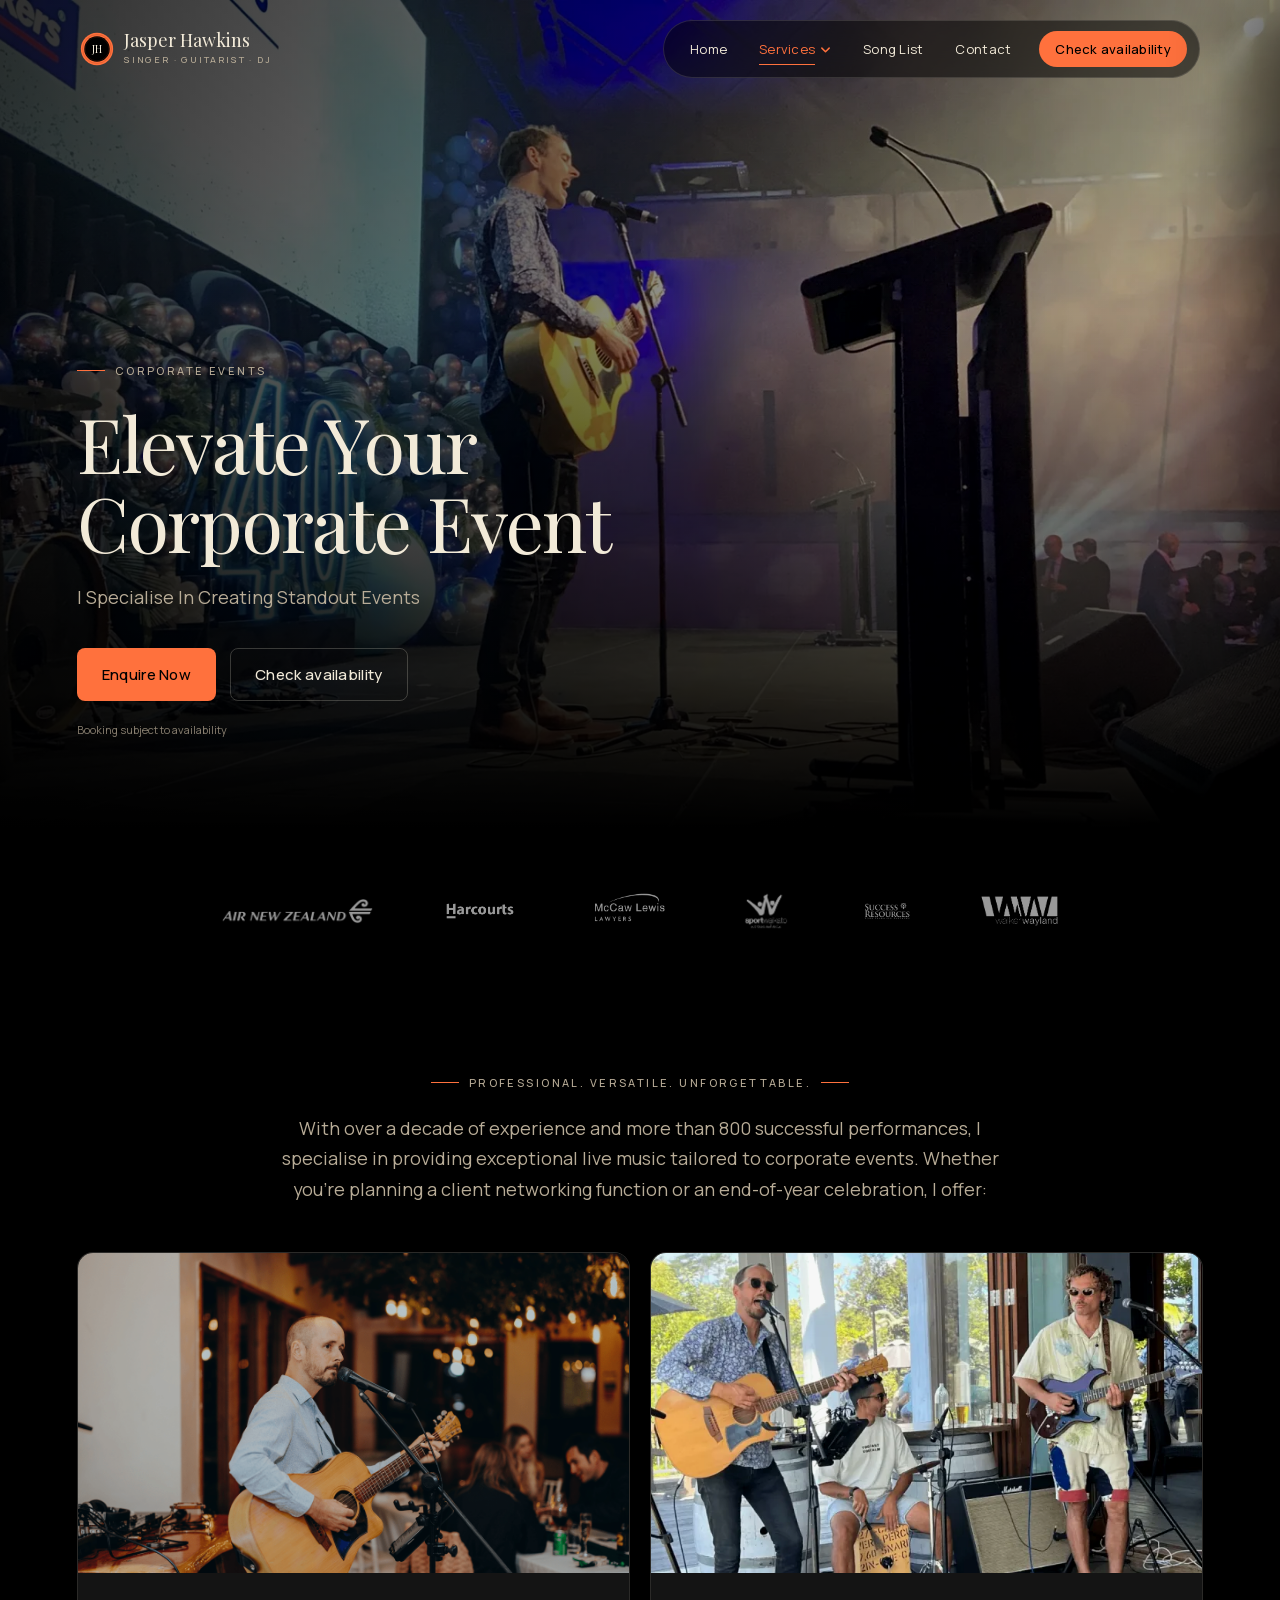
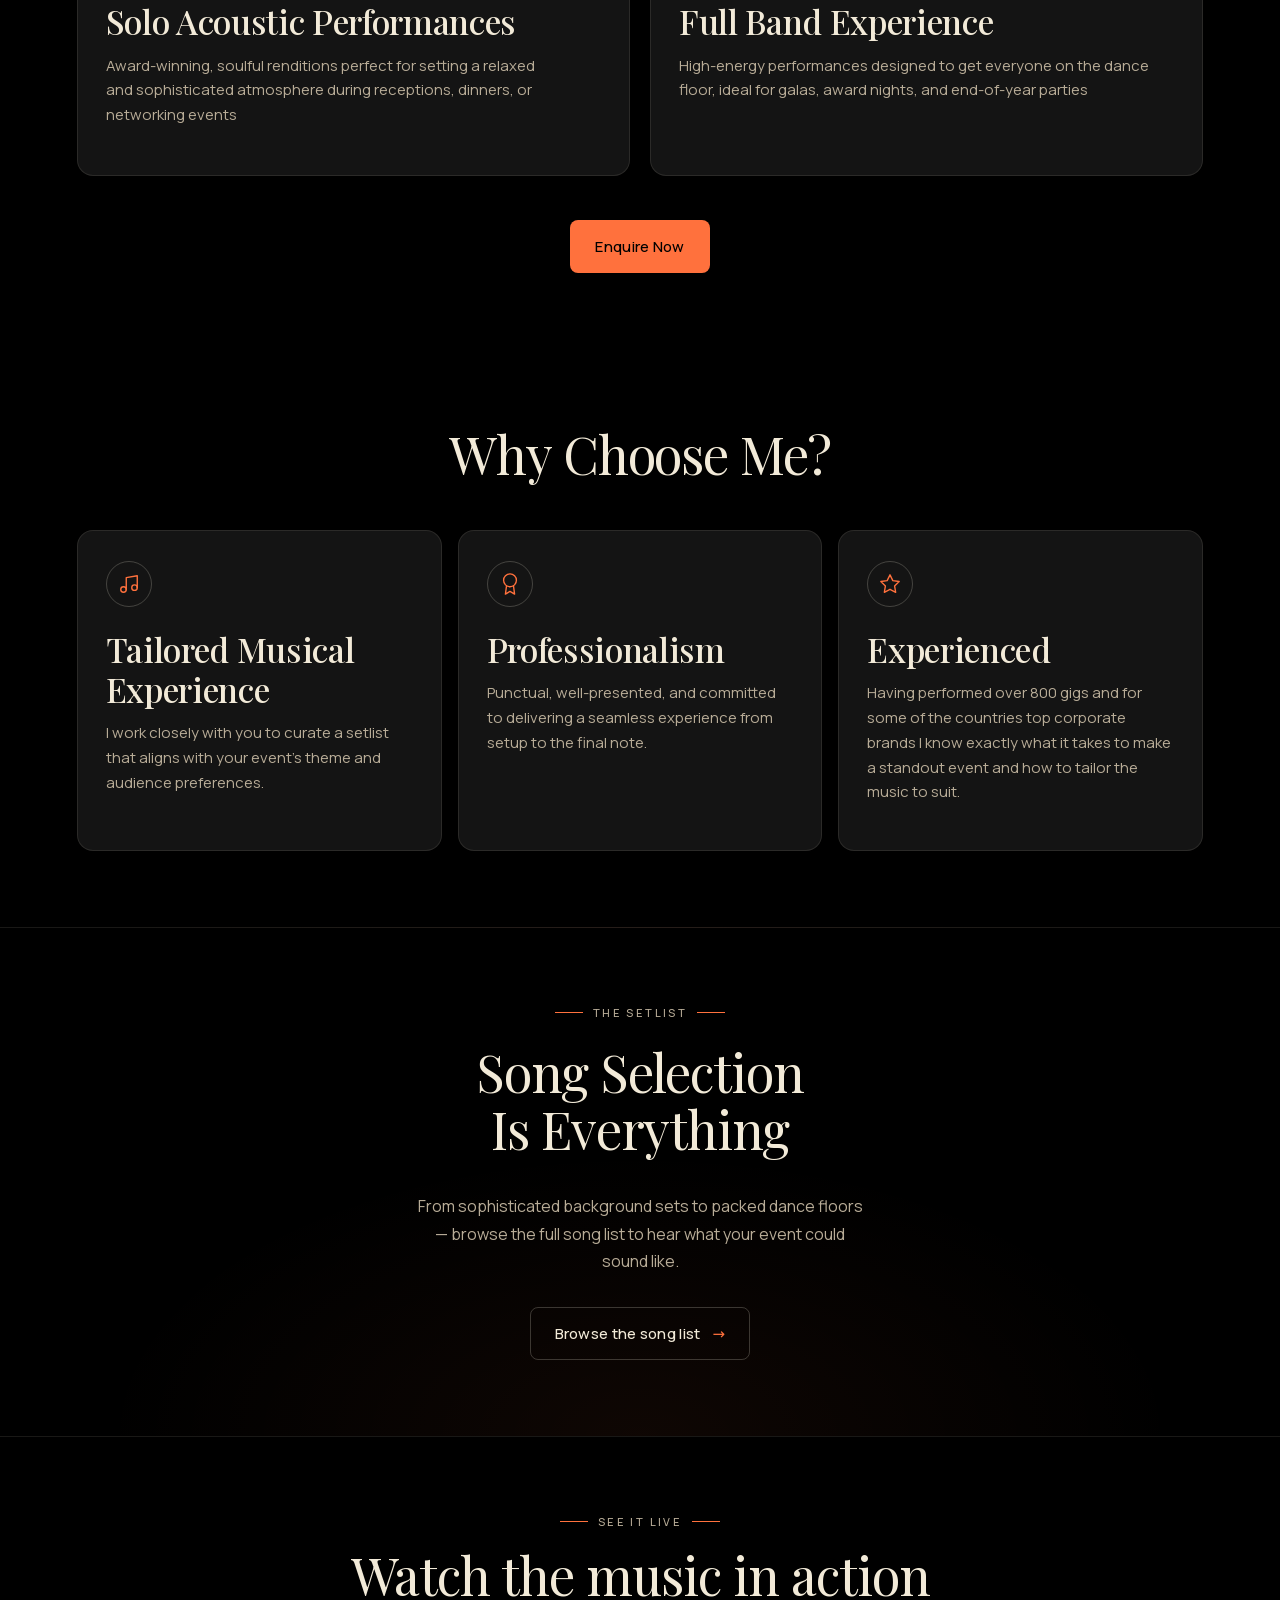
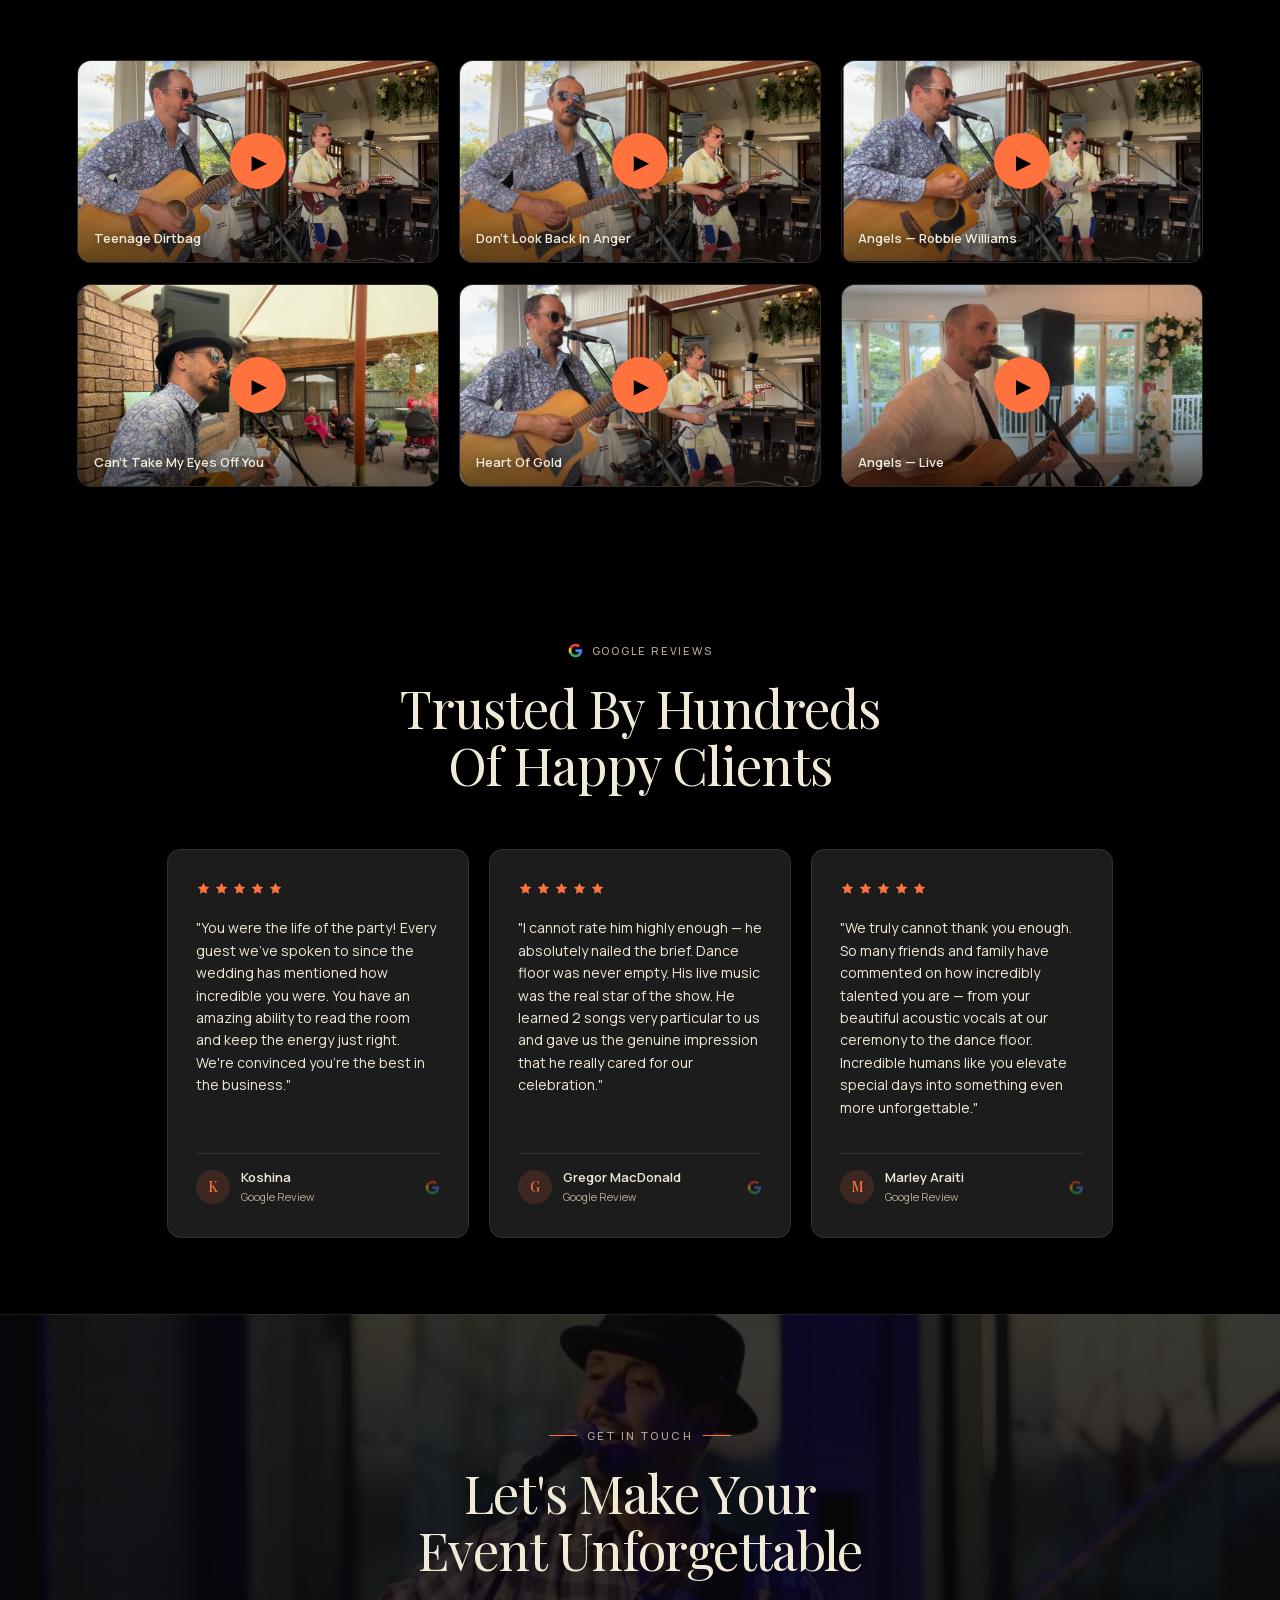
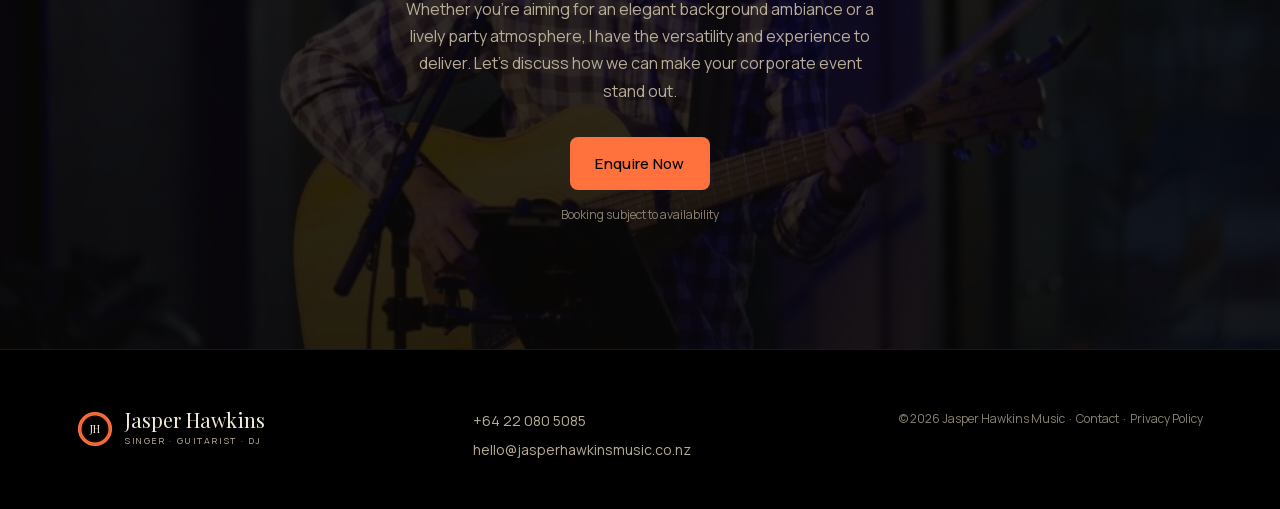
<file: corporate.html>
<!DOCTYPE html>
<html lang="en">
<head>
  <meta charset="UTF-8">
  <meta name="viewport" content="width=device-width, initial-scale=1.0">
  <title>Corporate Events · Jasper Hawkins Music</title>
  <meta name="description" content="Professional live music for corporate events, functions and awards nights across Auckland and New Zealand — acoustic sets, background music and DJ.">
  <link rel="canonical" href="https://jasperhawkinsmusic.co.nz/corporate">
  <meta property="og:type" content="website">
  <meta property="og:site_name" content="Jasper Hawkins Music">
  <meta property="og:title" content="Corporate Events · Jasper Hawkins Music">
  <meta property="og:description" content="Professional live music for corporate events, functions and awards nights across Auckland and New Zealand — acoustic sets, background music and DJ.">
  <meta property="og:url" content="https://jasperhawkinsmusic.co.nz/corporate">
  <meta property="og:image" content="https://jasperhawkinsmusic.co.nz/assets/photos/jas-acoustic-markovina.webp">
  <meta property="og:locale" content="en_NZ">
  <meta name="twitter:card" content="summary_large_image">
  <meta name="twitter:title" content="Corporate Events · Jasper Hawkins Music">
  <meta name="twitter:description" content="Professional live music for corporate events, functions and awards nights across Auckland and New Zealand — acoustic sets, background music and DJ.">
  <meta name="twitter:image" content="https://jasperhawkinsmusic.co.nz/assets/photos/jas-acoustic-markovina.webp">
  <link rel="icon" href="/favicon.svg" type="image/svg+xml">
  <link rel="preload" as="image" href="assets/photos/oldsite/corporate-hero.webp" fetchpriority="high">
  <link rel="stylesheet" href="assets/colors_and_type.css?v=4">
  <link rel="stylesheet" href="assets/design-system.css?v=4">
  <style>

    *, *::before, *::after { box-sizing: border-box; margin: 0; padding: 0; }
    .skip-link {
      position: absolute; left: -9999px; top: 0; z-index: 999;
      background: var(--ember); color: #fff; font-family: var(--font-sans);
      font-size: 14px; font-weight: 600; padding: 12px 20px;
      border-radius: 0 0 8px 0; text-decoration: none;
    }
    .skip-link:focus { left: 0; }
    html { scroll-behavior: smooth; -webkit-text-size-adjust: 100%; text-size-adjust: 100%; }
    body { background: var(--ink); }

    /* ── Nav ─────────────────────────────────────────────────── */
    .site-nav {
      position: fixed;
      top: 0; left: 0; right: 0;
      z-index: 100;
      padding: 16px 24px;
      display: flex;
      justify-content: space-between;
      align-items: center;
      will-change: transform;
      transition: transform 260ms cubic-bezier(.4,0,.2,1),
                  opacity 260ms cubic-bezier(.4,0,.2,1),
                  background var(--dur) var(--ease),
                  backdrop-filter var(--dur) var(--ease);
    }
    .site-nav.scrolled {
      background: rgba(12, 10, 8, 0.92);
      backdrop-filter: blur(20px);
      -webkit-backdrop-filter: blur(20px);
      border-bottom: 1px solid var(--hairline);
    }
    #site-nav.nav-hidden {
      transform: translateY(-115%);
      opacity: 0;
      pointer-events: none;
    }
    @media (prefers-reduced-motion: reduce) {
      .site-nav { transition: background var(--dur) var(--ease), backdrop-filter var(--dur) var(--ease); }
    }
    .nav-brand {
      display: flex;
      align-items: center;
      gap: 10px;
      text-decoration: none;
      color: var(--bone);
      position: relative;
      z-index: 101;
    }
    .nav-wordmark {
      font-family: var(--font-serif);
      font-weight: 400;
      font-size: 16px;
      line-height: 1;
      color: var(--bone);
    }
    .nav-descriptor {
      font-family: var(--font-sans);
      font-size: 8px;
      letter-spacing: 0.2em;
      text-transform: uppercase;
      color: var(--bone-mute);
      font-weight: 500;
      margin-top: 4px;
    }
    .nav-hamburger {
      background: none;
      border: none;
      padding: 8px;
      cursor: pointer;
      display: flex;
      flex-direction: column;
      gap: 5px;
      touch-action: manipulation;
      position: relative;
      z-index: 101;
    }
    .nav-hamburger span {
      display: block;
      width: 24px;
      height: 1.5px;
      background: var(--bone);
      border-radius: 1px;
      transition: transform 280ms var(--ease), opacity 200ms var(--ease);
    }
    .nav-hamburger.is-open span:nth-child(1) { transform: translateY(6.5px) rotate(45deg); }
    .nav-hamburger.is-open span:nth-child(2) { opacity: 0; transform: scaleX(0); }
    .nav-hamburger.is-open span:nth-child(3) { transform: translateY(-6.5px) rotate(-45deg); }
    .nav-menu {
      position: fixed;
      inset: 0;
      z-index: 99;
      background: var(--ink);
      display: flex;
      flex-direction: column;
      padding: 108px 32px 56px;
      pointer-events: none;
      visibility: hidden;
      opacity: 0;
      transform: translateX(6%);
      transition: opacity 300ms var(--ease), transform 300ms var(--ease);
    }
    .nav-menu.is-open { visibility: visible; opacity: 1; transform: translateX(0); pointer-events: auto; }
    .nav-menu-links { display: flex; flex-direction: column; flex: 1; }
    .nav-menu-links a {
      font-family: var(--font-serif);
      font-weight: 400;
      font-size: clamp(30px, 8vw, 44px);
      line-height: 1;
      color: var(--bone);
      text-decoration: none;
      padding: 18px 0;
      border-bottom: 1px solid var(--hairline);
      display: block;
      opacity: 0;
      transform: translateY(14px);
      transition: opacity 260ms var(--ease), transform 260ms var(--ease), color 160ms var(--ease);
    }
    .nav-menu-links a:first-child { border-top: 1px solid var(--hairline); }
    .nav-menu-links a[aria-current="page"] { color: var(--ember); }
    .nav-menu.is-open .nav-menu-links a:nth-child(1) { opacity:1; transform:translateY(0); transition-delay:60ms; }
    .nav-menu.is-open .nav-menu-links a:nth-child(2) { opacity:1; transform:translateY(0); transition-delay:110ms; }
    .nav-menu.is-open .nav-menu-links a:nth-child(3) { opacity:1; transform:translateY(0); transition-delay:160ms; }
    .nav-menu.is-open .nav-menu-links a:nth-child(4) { opacity:1; transform:translateY(0); transition-delay:210ms; }
    .nav-menu.is-open .nav-menu-links a:nth-child(5) { opacity:1; transform:translateY(0); transition-delay:260ms; }
    .nav-menu-cta {
      display: block; background: var(--ember); color: var(--ink);
      text-align: center; padding: 18px; border-radius: var(--radius-md);
      font-family: var(--font-sans); font-size: 16px; font-weight: 500;
      text-decoration: none; margin-top: 32px; touch-action: manipulation;
      opacity: 0; transform: translateY(10px);
      transition: opacity 260ms var(--ease), transform 260ms var(--ease), background 180ms var(--ease);
    }
    .nav-menu.is-open .nav-menu-cta { opacity:1; transform:translateY(0); transition-delay:310ms; }
    .nav-menu-cta:hover { background: var(--ember-glow); }
    .nav-menu-note {
      text-align: center; font-family: var(--font-sans); font-size: 12px;
      color: var(--bone-faint); margin-top: 12px; opacity: 0;
      transition: opacity 260ms var(--ease);
    }
    .nav-menu.is-open .nav-menu-note { opacity:1; transition-delay:340ms; }
    .nav-pill { display: none; }
    /* ── Services dropdown: mobile accordion ── */
    .nav-menu-group { border-bottom: 1px solid var(--hairline); opacity: 0; transform: translateY(14px); transition: opacity 260ms var(--ease), transform 260ms var(--ease); }
    .nav-menu.is-open .nav-menu-group { opacity: 1; transform: translateY(0); transition-delay: 110ms; }
    .nav-menu-group-trigger { width: 100%; background: none; border: 0; cursor: pointer; font-family: var(--font-serif); font-weight: 400; font-size: clamp(30px, 8vw, 44px); line-height: 1; color: var(--bone); text-align: left; padding: 16px 0; display: flex; align-items: center; justify-content: space-between; gap: 12px; }
    .nav-menu-group-trigger .nmg-caret { font-size: 0.42em; color: var(--ember); transition: transform 260ms var(--ease); }
    .nav-menu-group.is-open .nav-menu-group-trigger { color: var(--ember); }
    .nav-menu-group.is-open .nav-menu-group-trigger .nmg-caret { transform: rotate(180deg); }
    .nav-menu-sub { overflow: hidden; max-height: 0; transition: max-height 340ms var(--ease); }
    .nav-menu-group.is-open .nav-menu-sub { max-height: 260px; }
    .nav-menu-sub a { opacity: 1 !important; transform: none !important; font-family: var(--font-serif); font-weight: 400; font-size: clamp(22px, 6vw, 30px); color: var(--bone-mute); padding: 13px 0 13px 22px; border-bottom: 1px solid var(--hairline); display: block; text-decoration: none; }
    .nav-menu-sub a:last-child { border-bottom: 0; }
    .nav-menu-sub a[aria-current="page"] { color: var(--ember); }

    /* ── Services dropdown: desktop ── */
    @media (min-width: 1024px) {
      .nav-dd { position: relative; display: flex; align-items: center; }
      .nav-dd-trigger { font-family: var(--font-sans); font-size: 13px; color: var(--bone); letter-spacing: 0.02em; background: none; border: 0; cursor: pointer; padding: 6px 4px; display: inline-flex; align-items: center; gap: 5px; position: relative; white-space: nowrap; }
      .nav-dd-caret { transition: transform 240ms var(--ease); }
      .nav-dd:hover .nav-dd-caret, .nav-dd.is-open .nav-dd-caret { transform: rotate(180deg); }
      .nav-dd-trigger::after { content: ""; position: absolute; left: 4px; right: 20px; bottom: 0; height: 1px; background: var(--ember); transform: scaleX(0); transform-origin: left; transition: transform var(--dur) var(--ease); }
      .nav-dd:hover .nav-dd-trigger::after, .nav-dd-trigger.is-active::after { transform: scaleX(1); }
      .nav-dd-trigger.is-active { color: var(--ember); }
      .nav-dd-menu { position: absolute; top: calc(100% + 14px); left: 50%; transform: translateX(-50%) translateY(-6px); min-width: 176px; background: rgba(12, 11, 10, 0.96); backdrop-filter: blur(20px); -webkit-backdrop-filter: blur(20px); border: 1px solid rgba(242, 234, 216, 0.14); border-radius: 14px; padding: 8px; display: flex; flex-direction: column; gap: 2px; opacity: 0; pointer-events: none; transition: opacity 200ms var(--ease), transform 200ms var(--ease); box-shadow: 0 20px 50px rgba(0, 0, 0, 0.5); }
      .nav-dd-menu::before { content: ""; position: absolute; left: 0; right: 0; top: -14px; height: 14px; }
      .nav-dd:hover .nav-dd-menu, .nav-dd.is-open .nav-dd-menu { opacity: 1; pointer-events: auto; transform: translateX(-50%) translateY(0); }
      .nav-dd-menu a { font-family: var(--font-sans); font-size: 13px; color: var(--bone-mute); padding: 9px 14px; border-radius: 8px; white-space: nowrap; text-decoration: none; transition: background 160ms, color 160ms; }
      .nav-dd-menu a::after { display: none !important; }
      .nav-dd-menu a:hover { background: rgba(255, 113, 61, 0.12); color: var(--bone); }
      .nav-dd-menu a[aria-current="page"] { color: var(--ember); }
    }

    /* ── Desktop nav ─────────────────────────────────────────── */
    @media (min-width: 1024px) {
      .site-nav       { padding: 20px 80px; }
      .nav-hamburger  { display: none; }
      .nav-wordmark   { font-size: 18px; }
      .nav-descriptor { font-size: 9px; }
      .nav-pill {
        display: flex;
        align-items: center;
        gap: 24px;
        background: rgba(0, 0, 0, 0.5);
        backdrop-filter: blur(20px);
        -webkit-backdrop-filter: blur(20px);
        border: 1px solid rgba(242, 234, 216, 0.14);
        border-radius: 100px;
        padding: 10px 12px 10px 22px;
      }
      .nav-pill a {
        font-family: var(--font-sans);
        font-size: 13px;
        color: var(--bone);
        letter-spacing: 0.02em;
        text-decoration: none;
        padding: 6px 4px;
        position: relative;
        white-space: nowrap;
      }
      .nav-pill a:not(.nav-cta)::after {
        content: "";
        position: absolute;
        left: 4px; right: 4px; bottom: 0;
        height: 1px;
        background: var(--ember);
        transform: scaleX(0);
        transform-origin: left;
        transition: transform var(--dur) var(--ease);
      }
      .nav-pill a:not(.nav-cta):hover::after,
      .nav-pill a:not(.nav-cta)[aria-current="page"]::after { transform: scaleX(1); }
      .nav-pill .nav-cta {
        background: var(--ember);
        color: var(--ink);
        border: 0;
        padding: 8px 16px;
        border-radius: 100px;
        font-family: var(--font-sans);
        font-size: 13px;
        font-weight: 500;
        text-decoration: none;
        cursor: pointer;
        white-space: nowrap;
        transition: background var(--dur-fast) var(--ease);
      }
      .nav-pill .nav-cta:hover { background: var(--ember-glow); }
    }

    /* ── Shared section utilities ────────────────────────────── */
    .sec-inner {
      max-width: var(--container-wide);
      padding: var(--section-standard) var(--gutter);
      margin: 0 auto;
    }
    /* Unified section eyebrow — grey, centred, ember lines each side */
    .sec-eyebrow {
      font-family: var(--font-sans);
      font-size: 11px;
      font-weight: 500;
      letter-spacing: 0.22em;
      text-transform: uppercase;
      color: var(--bone-mute);
      display: inline-flex;
      align-items: center;
      gap: 10px;
      margin-bottom: 22px;
    }
    .sec-eyebrow::before, .sec-eyebrow::after {
      content: "";
      display: block;
      width: 28px; height: 1px;
      background: var(--ember);
      flex-shrink: 0;
    }
    .sec-head { text-align: center; }
    .sec-heading {
      font-family: var(--font-serif);
      font-weight: 400;
      font-size: var(--font-h2);
      line-height: 1.1;
      letter-spacing: -0.02em;
      color: var(--bone);
      margin-bottom: var(--h2-mb);
    }

    /* Scroll reveal */
    [data-reveal] {
      opacity: 0;
      transform: translateY(18px);
      transition: opacity 950ms cubic-bezier(0.22, 0.61, 0.36, 1),
                  transform 950ms cubic-bezier(0.22, 0.61, 0.36, 1);
    }
    [data-reveal].is-visible { opacity: 1; transform: translateY(0); }
    [data-reveal][data-delay="1"] { transition-delay: 120ms; }
    [data-reveal][data-delay="2"] { transition-delay: 240ms; }
    [data-reveal][data-delay="3"] { transition-delay: 360ms; }

    /* Page-load sequence (hero text + nav) */
    /* The staggered entrance used to wait for JS to add .loaded. That left
       everything above the fold unpainted until the main script had run,
       which is how the page ended up with no Largest Contentful Paint
       candidate at all. Same effect, driven by CSS, with each element's
       delay set inline from its original data-load value. */
    @keyframes loadIn { to { transform: translateY(0); } }
    [data-load] {
      /* Deliberately NOT opacity:0. Anything above the fold that starts
         invisible cannot be a Largest Contentful Paint candidate, and if
         nothing above the fold qualifies, Google reports NO_LCP and refuses
         to score Performance at all. The slide is kept; the fade is not
         worth an unmeasurable page. */
      opacity: 1;
      transform: translateY(16px);
      animation: loadIn 640ms var(--ease) forwards;
    }
    [data-load].loaded { opacity: 1; transform: translateY(0); }
    @media (prefers-reduced-motion: reduce) {
      [data-load] { animation: none; opacity: 1; transform: none; }
    }

    /* ── Hero ────────────────────────────────────────────────── */
    .corp-hero {
      position: relative;
      min-height: 92vh;
      min-height: 92svh;
      display: flex;
      align-items: flex-end;
      background: var(--ink);
      overflow: hidden;
    }
    .corp-hero-photo {
      position: absolute;
      inset: 0;
      z-index: 0;
    }
    .corp-hero-photo img {
      width: 100%;
      height: 100%;
      object-fit: cover;
      object-position: center 30%;
      filter: var(--filter-photo);
    }
    .corp-hero-overlay {
      position: absolute;
      inset: 0;
      z-index: 1;
      background:
        linear-gradient(to top, var(--ink) 0%, rgba(0,0,0,0.55) 34%, rgba(0,0,0,0.18) 62%, rgba(0,0,0,0.35) 100%),
        linear-gradient(to right, rgba(0,0,0,0.72) 0%, rgba(0,0,0,0.38) 42%, rgba(0,0,0,0.08) 75%, transparent 100%);
      pointer-events: none;
    }
    .corp-hero-inner {
      position: relative;
      z-index: 2;
      width: 100%;
      max-width: var(--container-wide);
      margin: 0 auto;
      padding: 160px var(--gutter) clamp(72px, 10vh, 120px);
    }
    .corp-hero-eyebrow {
      font-family: var(--font-sans);
      font-size: 11px;
      font-weight: 500;
      letter-spacing: 0.22em;
      text-transform: uppercase;
      color: var(--bone-mute);
      display: inline-flex;
      align-items: center;
      gap: 10px;
      margin-bottom: 24px;
    }
    .corp-hero-eyebrow::before {
      content: "";
      display: block;
      width: 28px; height: 1px;
      background: var(--ember);
      flex-shrink: 0;
    }
    .corp-hero-headline {
      font-family: var(--font-serif);
      font-weight: 400;
      font-size: clamp(40px, 6vw, 76px);
      line-height: 1.04;
      letter-spacing: -0.025em;
      color: var(--bone);
      max-width: 14ch;
      margin-bottom: 22px;
    }
    .corp-hero-sub {
      font-family: var(--font-sans);
      font-size: clamp(16px, 1.4vw, 19px);
      line-height: 1.6;
      color: var(--bone-mute);
      max-width: 46ch;
      margin-bottom: 36px;
    }
    .corp-hero-ctas {
      display: flex;
      flex-wrap: wrap;
      gap: 14px;
    }
    .corp-hero-note {
      margin-top: 20px;
      font-family: var(--font-sans);
      font-size: 11px;
      color: var(--bone-faint);
    }
    @media (max-width: 767px) {
      .corp-hero { min-height: 88svh; }
      .corp-hero-inner { padding-top: 130px; }
      .corp-hero-ctas .btn { flex: 1 1 auto; justify-content: center; }
    }

    /* ── Intro + offerings ───────────────────────────────────── */
    .intro-copy {
      font-family: var(--font-sans);
      font-size: clamp(16px, 1.4vw, 18px);
      line-height: 1.7;
      color: var(--bone-mute);
      max-width: 720px;
      margin: 0 auto;
    }
    .offer-grid {
      display: grid;
      grid-template-columns: 1fr;
      gap: 18px;
      margin-top: 48px;
    }
    @media (min-width: 768px) {
      .offer-grid { grid-template-columns: 1fr 1fr; gap: 20px; }
    }
    .offer-card {
      background: var(--ink-soft);
      border: 1px solid var(--hairline);
      border-radius: 16px;
      overflow: hidden;
      transition: border-color .2s var(--ease), transform .2s var(--ease);
    }
    .offer-card:hover { border-color: var(--hairline-strong); transform: translateY(-3px); }
    /* The old-site photos have a baked-in pale frame — crop it away by
       over-scaling the image inside a fixed-height clipping box */
    .offer-photo {
      height: clamp(220px, 30vw, 320px);
      overflow: hidden;
      background: var(--ink);
    }
    .offer-photo img {
      width: 100%;
      height: 100%;
      object-fit: cover;
      object-position: center 10%;
      transform: scale(1.12);
      filter: var(--filter-photo);
    }
    .offer-body { padding: 28px 28px 32px; }
    .offer-title {
      font-family: var(--font-serif);
      font-weight: 500;
      font-size: var(--font-h3);
      letter-spacing: -0.01em;
      color: var(--bone);
      margin-bottom: var(--h3-mb);
    }
    .offer-text {
      font-family: var(--font-sans);
      font-size: var(--font-sm);
      line-height: var(--lh-body);
      color: var(--bone-mute);
    }
    .offer-cta-row {
      display: flex;
      justify-content: center;
      margin-top: 44px;
    }

    /* Logo band hugs the hero above it — no eyebrow, minimal padding */
    .clients-band .sec-inner { padding-top: clamp(34px, 5vw, 54px); padding-bottom: clamp(30px, 4vw, 48px); }
    .clients-band .clients-row { margin-top: 0; }
    /* ── Corporate clients logo strip ────────────────────────── */
    .clients-row {
      display: flex;
      flex-wrap: wrap;
      align-items: center;
      justify-content: center;
      gap: clamp(32px, 5vw, 72px);
      margin-top: 44px;
    }
    .clients-row img {
      width: auto;
      filter: brightness(0) invert(1);
      opacity: 0.6;
      transition: opacity var(--dur-fast) var(--ease);
    }
    .clients-row img:hover { opacity: 1; }
    .logo-airnz    { height: 26px; }
    .logo-harcourts{ height: 32px; }
    .logo-mccaw    { height: 44px; }
    .logo-sportw   { height: 56px; }
    .logo-success  { height: 58px; }
    .logo-walkerw  { height: 44px; }
    @media (max-width: 640px) {
      .clients-row {
        display: grid;
        grid-template-columns: repeat(3, 1fr);
        gap: 32px 20px;
        justify-items: center;
        align-items: center;
      }
      .clients-row img { max-width: 100%; }
      .logo-airnz    { height: 18px; }
      .logo-harcourts{ height: 24px; }
      .logo-mccaw    { height: 34px; }
      .logo-sportw   { height: 46px; }
      .logo-success  { height: 48px; }
      .logo-walkerw  { height: 34px; }
    }

    /* ── Why choose me — bento cards ─────────────────────────── */
    .why-grid {
      display: grid;
      grid-template-columns: 1fr;
      gap: 16px;
      margin-top: 48px;
    }
    @media (min-width: 900px) {
      .why-grid { grid-template-columns: repeat(3, 1fr); }
    }
    .why-card {
      background: var(--ink-soft);
      border: 1px solid var(--hairline);
      border-radius: 16px;
      padding: 30px 28px;
      transition: border-color .2s var(--ease), transform .2s var(--ease);
      text-align: left;
    }
    .why-card:hover { border-color: var(--hairline-strong); transform: translateY(-3px); }
    .why-ic {
      width: 46px; height: 46px; border-radius: 50%;
      border: 1px solid var(--hairline-strong);
      display: flex; align-items: center; justify-content: center;
      color: var(--ember); flex-shrink: 0;
      margin-bottom: 22px;
    }
    .why-ic svg { width: 22px; height: 22px; }
    .why-card-title {
      font-family: var(--font-serif);
      font-weight: 500;
      font-size: var(--font-h3);
      letter-spacing: -0.01em;
      color: var(--bone);
      margin-bottom: var(--h3-mb);
    }
    .why-card-body {
      font-family: var(--font-sans);
      font-size: var(--font-sm);
      line-height: var(--lh-body);
      color: var(--bone-mute);
    }

    /* ── Song selection ──────────────────────────────────────── */
    .songs-band {
      border-top: 1px solid var(--hairline);
      border-bottom: 1px solid var(--hairline);
      background:
        radial-gradient(ellipse 60% 80% at 50% 100%, rgba(255,113,61,0.06) 0%, transparent 70%),
        var(--ink);
    }
    .songs-inner {
      max-width: var(--container-narrow);
      margin: 0 auto;
      padding: var(--section-standard) var(--gutter-tight);
      text-align: center;
      display: flex;
      flex-direction: column;
      align-items: center;
    }
    .songs-line {
      font-family: var(--font-sans);
      font-size: 16px;
      line-height: 1.7;
      color: var(--bone-mute);
      max-width: 52ch;
      margin: 18px auto 32px;
    }

    /* ── Reviews ─────────────────────────────────────────────── */
    .section-reviews { background: var(--ink); }
    .reviews-container {
      max-width: 1100px;
      margin: 0 auto;
      padding: var(--section-standard) var(--gutter);
    }
    .reviews-header {
      text-align: center;
      margin-bottom: 56px;
    }
    .reviews-eyebrow {
      display: inline-flex;
      align-items: center;
      gap: 9px;
      margin-bottom: 20px;
    }
    .reviews-eyebrow span {
      font-family: var(--font-sans);
      font-size: 11px;
      font-weight: 500;
      letter-spacing: 0.16em;
      text-transform: uppercase;
      color: var(--bone-mute);
    }
    .reviews-headline {
      font-family: var(--font-serif);
      font-weight: 400;
      font-size: var(--font-h2);
      line-height: 1.1;
      letter-spacing: -0.02em;
      color: var(--bone);
    }
    .reviews-grid {
      display: grid;
      grid-template-columns: 1fr;
      gap: 20px;
    }
    @media (min-width: 900px) {
      .reviews-grid { grid-template-columns: repeat(3, 1fr); }
    }
    .review-card {
      background: #1c1c1c;
      border: 1px solid var(--hairline);
      border-radius: 14px;
      padding: 32px 28px;
      display: flex;
      flex-direction: column;
      gap: 20px;
    }
    .card-stars { display: flex; gap: 3px; }
    .card-stars svg { width: 15px; height: 15px; }
    .card-quote {
      font-family: var(--font-sans);
      font-style: normal;
      font-weight: 400;
      font-size: 14px;
      line-height: 1.6;
      color: var(--bone);
      flex: 1;
    }
    .card-footer {
      display: flex;
      align-items: center;
      gap: 11px;
      padding-top: 16px;
      border-top: 1px solid var(--hairline);
    }
    .card-avatar {
      width: 34px; height: 34px;
      border-radius: 50%;
      background: rgba(255, 113, 61, 0.14);
      display: flex;
      align-items: center;
      justify-content: center;
      flex-shrink: 0;
      font-family: var(--font-serif);
      font-size: 14px;
      color: var(--ember);
      font-weight: 500;
    }
    .card-reviewer-name {
      font-family: var(--font-sans);
      font-weight: 600;
      font-size: 13px;
      color: var(--bone);
      line-height: 1.2;
    }
    .card-reviewer-tag {
      font-family: var(--font-sans);
      font-size: 11px;
      color: var(--bone-mute);
      margin-top: 2px;
    }
    .card-google {
      width: 15px; height: 15px;
      margin-left: auto;
      flex-shrink: 0;
      opacity: 0.45;
    }
    @media (max-width: 639px) {
      .review-card { padding: 22px 20px; gap: 13px; border-radius: 12px; }
      .card-quote { font-size: 14px; line-height: 1.55; }
      .card-stars svg { width: 13px; height: 13px; }
      .card-footer { padding-top: 13px; gap: 10px; }
      .card-avatar { width: 30px; height: 30px; font-size: 13px; }
    }

    /* ── Final CTA ───────────────────────────────────────────── */
    .section-cta {
      position: relative;
      overflow: hidden;
      background:
        linear-gradient(rgba(8,7,6,0.80), rgba(8,7,6,0.88)),
        url('assets/photos/corp-blacktie.jpg') center 40% / cover no-repeat;
      border-top: 1px solid var(--hairline);
    }
    .cta-inner {
      position: relative;
      z-index: 2;
      max-width: 640px;
      margin: 0 auto;
      padding: var(--section-feature) var(--gutter-tight);
      text-align: center;
      display: flex;
      flex-direction: column;
      align-items: center;
    }
    .cta-eyebrow {
      font-family: var(--font-sans);
      font-size: 11px; font-weight: 500;
      letter-spacing: 0.22em; text-transform: uppercase;
      color: var(--bone-mute);
      display: inline-flex; align-items: center; gap: 10px;
      margin-bottom: 20px;
    }
    .cta-eyebrow::before, .cta-eyebrow::after { content: ""; width: 28px; height: 1px; background: var(--ember); }
    .cta-heading {
      font-family: var(--font-serif);
      font-weight: 400;
      font-size: var(--font-h2);
      line-height: var(--lh-tight);
      letter-spacing: -0.02em;
      color: var(--bone);
      margin-bottom: var(--h2-mb);
    }
    .cta-sub {
      font-family: var(--font-sans);
      font-size: 16px;
      line-height: 1.7;
      color: var(--bone-mute);
      max-width: 52ch;
      margin: 0 auto 32px;
    }
    .cta-note {
      margin-top: 16px;
      font-family: var(--font-sans);
      font-size: 12px;
      color: var(--bone-faint);
    }

    /* ── Footer ──────────────────────────────────────────────── */
    .site-footer {
      background: var(--ink);
      border-top: 1px solid var(--hairline);
      padding: var(--section-compact) var(--gutter) 40px;
    }
    .footer-inner {
      max-width: 1280px;
      margin: 0 auto;
      display: flex;
      flex-direction: column;
      gap: 32px;
    }
    .footer-brand {
      display: flex;
      align-items: center;
      gap: 12px;
    }
    .footer-name {
      font-family: var(--font-serif);
      font-weight: 400;
      font-size: 20px;
      color: var(--bone);
      line-height: 1;
    }
    .footer-descriptor {
      font-family: var(--font-sans);
      font-size: 9px;
      letter-spacing: 0.2em;
      text-transform: uppercase;
      color: var(--bone-mute);
      margin-top: 4px;
    }
    .footer-contact {
      display: flex;
      flex-direction: column;
      gap: 8px;
    }
    .footer-contact a {
      font-family: var(--font-sans);
      font-size: 14px;
      color: var(--bone-mute);
      text-decoration: none;
      transition: color 180ms var(--ease);
    }
    .footer-contact a:hover { color: var(--ember); }
    .footer-copy {
      font-family: var(--font-sans);
      font-size: 12px;
      color: var(--bone-faint);
      padding-top: 24px;
      border-top: 1px solid var(--hairline);
    }
    @media (min-width: 1024px) {
      .site-footer { padding: var(--section-compact) var(--gutter) 48px; }
      .footer-inner {
        flex-direction: row;
        justify-content: space-between;
        align-items: flex-start;
      }
      .footer-copy { border-top: none; padding-top: 0; }
    }


    /* ── Enquiry drawer + song list (ported) ── */
    .float-cta {
      position: fixed; bottom: 24px; right: 24px; z-index: 95;
      display: inline-flex; align-items: center; gap: 8px; padding: 13px 22px;
      background: var(--ember); color: var(--ink);
      font-family: var(--font-sans); font-size: 14px; font-weight: 600;
      border-radius: var(--r-pill);
      box-shadow: var(--shadow-float, 0 10px 30px rgba(255,113,61,0.42));
      text-decoration: none; opacity: 0; transform: translateY(14px); pointer-events: none;
      transition: opacity .32s ease, transform .32s cubic-bezier(.4,0,.2,1), background .18s;
    }
    .float-cta.show { opacity: 1; transform: none; pointer-events: auto; }
    .float-cta:hover { background: var(--ember-glow); }
    @media (max-width: 600px) { .float-cta { bottom: 18px; right: 18px; padding: 12px 20px; font-size: 13px; } }
    .eq-scrim { position: fixed; inset: 0; background: rgba(0,0,0,0.72); z-index: 400; opacity: 0; pointer-events: none; transition: opacity 360ms ease; }
    .eq-scrim.is-open { opacity: 1; pointer-events: auto; }
    .eq-panel { position: fixed; top: 0; right: 0; bottom: 0; width: min(500px, 100vw); background: var(--ink-soft); border-left: 1px solid var(--hairline); z-index: 401; display: flex; flex-direction: column; transform: translateX(100%); visibility: hidden; transition: transform 420ms cubic-bezier(0.4, 0, 0.2, 1), visibility 0s linear 420ms; }
    .eq-panel.is-open { transform: translateX(0); visibility: visible; transition: transform 420ms cubic-bezier(0.4, 0, 0.2, 1), visibility 0s; }
    .eq-panel-head { display: flex; align-items: flex-start; justify-content: space-between; gap: 16px; padding: 28px 28px 22px; border-bottom: 1px solid var(--hairline); flex-shrink: 0; }
    .eq-eyebrow { font-family: var(--font-sans); font-size: 10px; font-weight: 500; letter-spacing: 0.2em; text-transform: uppercase; color: var(--ember); margin-bottom: 8px; }
    .eq-heading { font-family: var(--font-serif); font-weight: 400; font-size: 24px; line-height: 1.2; letter-spacing: -0.01em; color: var(--bone); }
    .eq-close { flex-shrink: 0; width: 34px; height: 34px; border-radius: 50%; background: rgba(255,255,255,0.06); border: 1px solid var(--hairline); color: var(--bone-mute); font-size: 20px; line-height: 1; display: flex; align-items: center; justify-content: center; cursor: pointer; margin-top: 2px; transition: background 180ms, color 180ms; }
    .eq-close:hover { background: rgba(255,255,255,0.12); color: var(--bone); }
    .eq-body { flex: 1; overflow-y: auto; padding: 24px 28px 40px; scrollbar-width: thin; scrollbar-color: rgba(255,255,255,0.08) transparent; }
    .eq-intro { font-family: var(--font-sans); font-size: 14px; line-height: 1.65; color: var(--bone-mute); margin-bottom: 24px; }
    .eq-privacy {
      font-family: var(--font-sans); font-size: 12px; line-height: 1.6;
      color: var(--bone-faint); margin: 14px 0 0;
    }
    .eq-privacy a { color: var(--bone-mute); text-decoration: underline; text-underline-offset: 2px; }
    .eq-privacy a:hover { color: var(--ember); }
    .eq-form { color-scheme: dark; }
    .eq-field { margin-bottom: 16px; }
    .eq-label { display: block; font-family: var(--font-sans); font-size: 11px; font-weight: 500; letter-spacing: 0.08em; text-transform: uppercase; color: var(--bone-mute); margin-bottom: 7px; }
    .eq-req { color: var(--ember); margin-left: 1px; }
    .eq-input, .eq-select, .eq-textarea { width: 100%; background: rgba(255,255,255,0.05); border: 1px solid var(--hairline); border-radius: var(--r-input); padding: 12px 14px; font-family: var(--font-sans); font-size: 14px; color: var(--bone); outline: none; -webkit-appearance: none; appearance: none; transition: border-color 200ms, box-shadow 200ms; box-shadow: 0 0 0 1000px #202020 inset; -webkit-text-fill-color: var(--bone); }
    .eq-input::placeholder, .eq-textarea::placeholder { color: var(--bone-faint); opacity: 1; }

    /* iOS renders date inputs at its own compact size — force it to match the other fields */
    .eq-input[type="date"] {
      display: block;
      width: 100%;
      min-height: 42px;
      -webkit-appearance: none;
    }
    .eq-input[type="date"]::-webkit-date-and-time-value { text-align: left; }
    .eq-input:focus, .eq-select:focus, .eq-textarea:focus { border-color: var(--ember); box-shadow: 0 0 0 3px rgba(255,113,61,0.12), 0 0 0 1000px #202020 inset; }

    .eq-select { cursor: pointer; background-image: url("data:image/svg+xml,%3Csvg xmlns='http://www.w3.org/2000/svg' width='12' height='7' fill='none'%3E%3Cpath d='M1 1l5 5 5-5' stroke='%23B8AC97' stroke-width='1.5' stroke-linecap='round' stroke-linejoin='round'/%3E%3C/svg%3E"); background-repeat: no-repeat; background-position: right 14px center; padding-right: 38px; }
    .eq-select option { background: #1f1f1f; }
    .eq-textarea { resize: vertical; min-height: 96px; line-height: 1.6; }
    .eq-submit {
      width: 100%; justify-content: center; display: inline-flex; align-items: center; gap: 8px;
      background: var(--ember); color: var(--ink);
      font-family: var(--font-sans); font-size: 14px; font-weight: 500; letter-spacing: 0.02em;
      padding: 15px; margin-top: 4px; border: none; box-shadow: none; background-image: none; outline: none; border-radius: 8px;
      cursor: pointer; touch-action: manipulation; text-decoration: none;
      transition: background 180ms var(--ease), transform 180ms var(--ease), box-shadow 180ms var(--ease);
    }
    .eq-submit:hover { background: var(--ember-glow); transform: translateY(-1px); box-shadow: 0 6px 24px rgba(255,113,61,0.28); }
    .eq-submit:active { background: var(--ember); transform: translateY(1px); box-shadow: none; }
    .eq-success h3 { font-family: var(--font-serif); font-weight: 400; font-size: 22px; color: var(--bone); margin: 8px 0 12px; }
    .eq-success p { font-family: var(--font-sans); font-size: 14px; line-height: 1.7; color: var(--bone-mute); }
    .sl-scrim{position:fixed;inset:0;background:rgba(0,0,0,.6);opacity:0;pointer-events:none;transition:opacity .35s;z-index:400;backdrop-filter:blur(3px)}
    .sl-scrim.open{opacity:1;pointer-events:auto}
    .sl-panel{position:fixed;top:0;right:0;height:100%;width:min(470px,94vw);background:#131313;border-left:1px solid var(--hairline);transform:translateX(100%);transition:transform .42s cubic-bezier(.22,.61,.36,1);z-index:401;display:flex;flex-direction:column;box-shadow:-30px 0 80px rgba(0,0,0,.6)}
    .sl-panel.open{transform:none}
    .sl-head{padding:30px 28px 20px;border-bottom:1px solid var(--hairline);position:relative}
    .sl-eyebrow{font-family:var(--font-mono);font-size:11px;letter-spacing:.2em;text-transform:uppercase;color:var(--ember)}
    .sl-title{font-family:var(--font-serif);font-weight:400;font-size:27px;margin:9px 0 6px;color:var(--bone)}
    .sl-sub{font-size:13px;line-height:1.55;color:var(--bone-mute);max-width:36ch}
    .sl-close{position:absolute;top:24px;right:22px;width:34px;height:34px;border-radius:50%;background:rgba(242,234,216,.06);border:1px solid var(--hairline-strong);color:var(--bone-mute);font-size:20px;line-height:1;cursor:pointer;transition:color .18s,border-color .18s}
    .sl-close:hover{color:var(--ember);border-color:var(--ember)}
    .sl-controls{display:flex;gap:10px;margin-top:20px}
    .sl-search{flex:1;min-width:0;background:#0c0c0c;border:1px solid var(--hairline-strong);border-radius:9px;padding:11px 13px;color:var(--bone);font-family:var(--font-sans);font-size:14px}
    .sl-search:focus{outline:none;border-color:var(--ember)}
    .sl-search::placeholder{color:var(--bone-faint)}
    .sl-body{overflow-y:auto;padding:22px 28px 44px;flex:1}
    .sl-group{margin-bottom:26px}
    .sl-group-h{font-family:var(--font-mono);font-size:11px;letter-spacing:.1em;text-transform:uppercase;color:var(--bone-faint);margin-bottom:10px;display:flex;justify-content:space-between;align-items:baseline}
    .sl-group-h .n{color:var(--ember)}
    .sl-row{padding:9px 0;border-bottom:1px solid rgba(242,234,216,.06);display:flex;justify-content:space-between;align-items:baseline;gap:14px}
    .sl-row .st{font-family:var(--font-sans);font-size:15px;color:var(--bone);line-height:1.3}
    .sl-row .sa{font-family:var(--font-sans);font-size:12px;color:var(--bone-faint);text-align:right;flex-shrink:0}
    .sl-empty{color:var(--bone-faint);font-size:14px;padding:24px 0;text-align:center}
    /* ── Custom dropdown — on-brand replacement for the native select popup ── */
    .eqdd { position: relative; }
    .eqdd > select.eq-select { position: absolute; inset: 0; opacity: 0; pointer-events: none; }
    .eqdd-btn {
      width: 100%; text-align: left; cursor: pointer;
      background: rgba(255,255,255,0.05);
      border: 1px solid var(--hairline); border-radius: 8px;
      padding: 12px 38px 12px 14px;
      font-family: var(--font-sans); font-size: 14px; color: var(--bone);
      outline: none; -webkit-appearance: none; appearance: none;
      transition: border-color 200ms, box-shadow 200ms;
      background-image: url("data:image/svg+xml,%3Csvg xmlns='http://www.w3.org/2000/svg' width='12' height='7' fill='none'%3E%3Cpath d='M1 1l5 5 5-5' stroke='%23B8AC97' stroke-width='1.5' stroke-linecap='round' stroke-linejoin='round'/%3E%3C/svg%3E");
      background-repeat: no-repeat; background-position: right 14px center;
    }
    .eqdd-btn.placeholder { color: var(--bone-faint); }
    .eqdd.open .eqdd-btn, .eqdd-btn:focus { border-color: var(--ember); box-shadow: 0 0 0 3px rgba(255,113,61,0.12); }
    .eqdd-list {
      position: absolute; left: 0; right: 0; top: calc(100% + 6px);
      z-index: 30;
      background: #1c1c1c;
      border: 1px solid var(--hairline); border-radius: 10px;
      box-shadow: 0 24px 60px rgba(0,0,0,0.6);
      padding: 6px; margin: 0; list-style: none;
      max-height: 240px; overflow: auto;
      opacity: 0; transform: translateY(-6px); pointer-events: none;
      transition: opacity 180ms ease, transform 180ms ease;
    }
    .eqdd.open .eqdd-list { opacity: 1; transform: translateY(0); pointer-events: auto; }
    .eqdd-opt {
      padding: 10px 12px; border-radius: 6px; cursor: pointer;
      font-family: var(--font-sans); font-size: 14px; color: var(--bone-mute);
      transition: background 140ms, color 140ms;
    }
    .eqdd-opt:hover { background: rgba(255,113,61,0.12); color: var(--bone); }
    .eqdd-opt.selected { color: var(--ember); }
    /* ── Custom date picker (desktop only — phones keep the native one) ── */
    .eqcal { position: relative; }
    .eqcal-panel {
      position: absolute; left: 0; top: calc(100% + 6px);
      z-index: 40; width: 292px;
      background: #1c1c1c;
      border: 1px solid var(--hairline); border-radius: 12px;
      box-shadow: 0 24px 60px rgba(0,0,0,0.6);
      padding: 14px;
      opacity: 0; transform: translateY(-6px); pointer-events: none;
      transition: opacity 180ms ease, transform 180ms ease;
    }
    .eqcal.open .eqcal-panel { opacity: 1; transform: translateY(0); pointer-events: auto; }
    /* flip above the field when there's no room below — panel must never hang off-screen */
    .eqcal.up .eqcal-panel { top: auto; bottom: calc(100% + 6px); transform: translateY(6px); }
    .eqcal.up.open .eqcal-panel { transform: translateY(0); }
    .eqcal-head { display: flex; align-items: center; justify-content: space-between; margin-bottom: 10px; }
    .eqcal-month {
      font-family: var(--font-serif); font-size: 16px; color: var(--bone);
      letter-spacing: 0.01em;
    }
    .eqcal-nav {
      width: 30px; height: 30px; border-radius: 50%;
      background: rgba(255,255,255,0.05); border: 1px solid var(--hairline);
      color: var(--bone); cursor: pointer; font-size: 14px; line-height: 1;
      display: inline-flex; align-items: center; justify-content: center;
      transition: border-color 150ms, background 150ms;
    }
    .eqcal-nav:hover:not(:disabled) { border-color: var(--ember); background: rgba(255,113,61,0.10); }
    .eqcal-nav:disabled { opacity: 0.3; cursor: default; }
    .eqcal-grid { display: grid; grid-template-columns: repeat(7, 1fr); gap: 2px; }
    .eqcal-dow {
      font-family: var(--font-sans); font-size: 9px; font-weight: 600;
      letter-spacing: 0.12em; text-transform: uppercase;
      color: var(--bone-faint); text-align: center; padding: 6px 0 8px;
    }
    .eqcal-day {
      aspect-ratio: 1; border: none; background: none; border-radius: 8px;
      font-family: var(--font-sans); font-size: 13px; color: var(--bone-mute);
      cursor: pointer; transition: background 130ms, color 130ms;
    }
    .eqcal-day:hover:not(:disabled) { background: rgba(255,113,61,0.14); color: var(--bone); }
    .eqcal-day.today { color: var(--ember-glow); font-weight: 700; }
    .eqcal-day.selected { background: var(--ember); color: #000; font-weight: 700; }
    .eqcal-day:disabled { opacity: 0.22; cursor: default; }
    .eqcal-day.blank { visibility: hidden; }
    @media (min-width: 768px) {
      .eq-input[type="date"]::-webkit-calendar-picker-indicator { display: none; }
      .eq-input[type="date"] { cursor: pointer; }
    }
  </style>
  <script type="application/ld+json">
{
  "@context": "https://schema.org",
  "@type": "Service",
  "name": "Corporate Event Music",
  "description": "Live music for corporate events, functions and awards nights across Auckland and New Zealand.",
  "serviceType": "Corporate Event Music",
  "provider": {
    "@id": "https://jasperhawkinsmusic.co.nz/#business"
  },
  "areaServed": {
    "@type": "Country",
    "name": "New Zealand"
  },
  "url": "https://jasperhawkinsmusic.co.nz/corporate"
}
  </script>

  <!-- Analytics. Same GA4 property and Meta Pixel as the old WordPress site,
       installed so the switchover reads as one continuous timeline. Both IDs
       are public by design — visible in any visitor's page source.

       Loaded AFTER the page has painted. Fetched normally they cost ~26 points
       of Lighthouse Performance (98 -> 72) because two ~100KB scripts compete
       with the hero image on a throttled connection. Deferring costs nothing
       real: they still fire within a couple of seconds, far sooner than the
       old WordPress site managed at 12.5s, so the comparison stays fair. -->
  <script>
    (function () {
      var fired = false;
      function loadAnalytics() {
        if (fired) return; fired = true;

        window.dataLayer = window.dataLayer || [];
        window.gtag = function () { dataLayer.push(arguments); };
        gtag('js', new Date());
        gtag('config', 'G-KBB73PJNYF');
        var g = document.createElement('script');
        g.async = true;
        g.src = 'https://www.googletagmanager.com/gtag/js?id=G-KBB73PJNYF';
        document.head.appendChild(g);

        !function(f,b,e,v,n,t,s){if(f.fbq)return;n=f.fbq=function(){n.callMethod?
        n.callMethod.apply(n,arguments):n.queue.push(arguments)};if(!f._fbq)f._fbq=n;
        n.push=n;n.loaded=!0;n.version='2.0';n.queue=[];t=b.createElement(e);t.async=!0;
        t.src=v;s=b.getElementsByTagName(e)[0];s.parentNode.insertBefore(t,s)}(window,
        document,'script','https://connect.facebook.net/en_US/fbevents.js');
        fbq('init', '1023504601425184');
        fbq('track', 'PageView');
      }
      // Whichever comes first: the page finishing, the browser going idle, a
      // 3s backstop, or the visitor interacting. Nobody goes uncounted.
      if (document.readyState === 'complete') setTimeout(loadAnalytics, 0);
      else window.addEventListener('load', function () {
        ('requestIdleCallback' in window)
          ? requestIdleCallback(loadAnalytics, { timeout: 2000 })
          : setTimeout(loadAnalytics, 800);
      });
      setTimeout(loadAnalytics, 3000);
      ['pointerdown','keydown','scroll'].forEach(function (ev) {
        window.addEventListener(ev, loadAnalytics, { once: true, passive: true });
      });
    }());
  </script>
  <noscript><img height="1" width="1" style="display:none" alt=""
    src="https://www.facebook.com/tr?id=1023504601425184&ev=PageView&noscript=1"></noscript>
  <script src="/assets/attribution.js" defer></script>
</head>
<body>

  <a class="skip-link" href="#main">Skip to content</a>

  <!-- ── Nav ──────────────────────────────────────────────── -->
  <nav class="site-nav" id="site-nav" data-load="120" style="animation-delay:120ms">
    <a class="nav-brand" href="/">
      <svg width="34" height="34" viewBox="0 0 80 80" role="img" aria-label="Jasper Hawkins" style="flex-shrink:0">
        <circle cx="40" cy="40" r="38" fill="#FF713D"/>
        <circle cx="40" cy="40" r="34" fill="none" stroke="#B3411C" stroke-width="0.8"/>
        <circle cx="40" cy="40" r="30" fill="#000000"/>
        <circle cx="40" cy="40" r="28" fill="none" stroke="#FF713D" stroke-width="0.6" opacity="0.5"/>
        <text x="40" y="49" text-anchor="middle"
          font-family="'Playfair Display', Georgia, serif"
          font-weight="400" font-size="24"
          fill="#F2EAD8" letter-spacing="-0.02em">JH</text>
      </svg>
      <div>
        <div class="nav-wordmark">Jasper Hawkins</div>
        <div class="nav-descriptor">Singer · Guitarist · DJ</div>
      </div>
    </a>
    <button class="nav-hamburger" id="nav-hamburger" aria-label="Open menu" aria-expanded="false">
      <span></span><span></span><span></span>
    </button>
    <div class="nav-pill">
      <a href="/">Home</a>
      <div class="nav-dd">
        <button type="button" class="nav-dd-trigger is-active" aria-haspopup="true" aria-expanded="false">Services
          <svg class="nav-dd-caret" width="11" height="11" viewBox="0 0 12 12" aria-hidden="true"><path d="M2 4.5l4 4 4-4" fill="none" stroke="currentColor" stroke-width="1.6" stroke-linecap="round" stroke-linejoin="round"/></svg>
        </button>
        <div class="nav-dd-menu">
          <a href="/weddings">Weddings</a>
          <a href="/parties">Parties</a>
          <a href="/corporate" aria-current="page">Corporate</a>
        </div>
      </div>
      <a href="/songlist" data-songlist>Song List</a>
      <a href="mailto:hello@jasperhawkinsmusic.co.nz?subject=Music%20enquiry" data-enquire>Contact</a>
      <a class="nav-cta" href="mailto:hello@jasperhawkinsmusic.co.nz?subject=Music%20enquiry" data-enquire>Check availability</a>
    </div>
  </nav>

  <!-- ── Mobile menu ──────────────────────────────────────── -->
  <div class="nav-menu" id="nav-menu" aria-hidden="true">
    <nav class="nav-menu-links">
      <a href="/">Home</a>
      <div class="nav-menu-group is-open">
        <button type="button" class="nav-menu-group-trigger" aria-expanded="true">Services <span class="nmg-caret">&#9662;</span></button>
        <div class="nav-menu-sub">
          <a href="/weddings">Weddings</a>
          <a href="/parties">Parties</a>
          <a href="/corporate" aria-current="page">Corporate</a>
        </div>
      </div>
      <a href="/songlist" data-songlist>Song List</a>
      <a href="mailto:hello@jasperhawkinsmusic.co.nz?subject=Music%20enquiry" data-enquire>Contact</a>
    </nav>
    <a class="nav-menu-cta" href="mailto:hello@jasperhawkinsmusic.co.nz?subject=Music%20enquiry" data-enquire>Check availability</a>
    <div class="nav-menu-note">Booking subject to availability</div>
  </div>


  <main id="main">
  <!-- ── Hero ─────────────────────────────────────────────── -->
  <section class="corp-hero">
    <div class="corp-hero-photo">
      <img src="assets/photos/oldsite/corporate-hero.webp"
           alt="Jasper Hawkins performing live acoustic music at an elegant marquee event" fetchpriority="high" width="1600" height="904">
    </div>
    <div class="corp-hero-overlay"></div>
    <div class="corp-hero-inner">
      <div class="corp-hero-eyebrow" data-load="260" style="animation-delay:260ms">Corporate Events</div>
      <h1 class="corp-hero-headline" data-load="380" style="animation-delay:380ms">Elevate Your Corporate Event</h1>
      <p class="corp-hero-sub" data-load="540" style="animation-delay:540ms">I Specialise In Creating Standout Events</p>
      <div class="corp-hero-ctas" data-load="700" style="animation-delay:700ms">
        <a class="btn btn-primary" href="mailto:hello@jasperhawkinsmusic.co.nz?subject=Music%20enquiry" data-enquire>Enquire Now</a>
        <a class="btn btn-ghost" href="mailto:hello@jasperhawkinsmusic.co.nz?subject=Music%20enquiry" data-enquire>Check availability</a>
      </div>
      <div class="corp-hero-note" data-load="880" style="animation-delay:880ms">Booking subject to availability</div>
    </div>
  </section>

  <!-- ── Corporate clients — logo band, reads as part of the hero ── -->
  <section class="clients-band">
    <div class="sec-inner">
      <div class="clients-row" data-reveal>
        <img class="logo-airnz" src="assets/logos/corporate/air-nz.png" alt="Air New Zealand" loading="lazy" decoding="async">
        <img class="logo-harcourts" src="assets/logos/corporate/harcourts.png" alt="Harcourts" loading="lazy" decoding="async">
        <img class="logo-mccaw" src="assets/logos/corporate/mccaw-lewis.png" alt="McCaw Lewis" loading="lazy" decoding="async">
        <img class="logo-sportw" src="assets/logos/corporate/sport-waikato.png" alt="Sport Waikato" loading="lazy" decoding="async">
        <img class="logo-success" src="assets/logos/corporate/success-resources.png" alt="Success Resources" loading="lazy" decoding="async">
        <img class="logo-walkerw" src="assets/logos/corporate/walker-wayland.png" alt="Walker Wayland" loading="lazy" decoding="async">
      </div>
    </div>
  </section>

  <!-- ── Intro + offerings ────────────────────────────────── -->
  <section>
    <div class="sec-inner">
      <div class="sec-head" data-reveal>
        <div class="sec-eyebrow">Professional. Versatile. Unforgettable.</div>
        <p class="intro-copy">With over a decade of experience and more than 800 successful performances, I specialise in providing exceptional live music tailored to corporate events. Whether you're planning a client networking function or an end-of-year celebration, I offer:</p>
      </div>

      <div class="offer-grid">
        <div class="offer-card" data-reveal data-delay="1">
          <div class="offer-photo">
            <img src="assets/photos/oldsite/acoustic-corporate.png"
                 alt="Jasper performing a solo acoustic set at a corporate function" loading="lazy" decoding="async">
          </div>
          <div class="offer-body">
            <h3 class="offer-title">Solo Acoustic Performances</h3>
            <p class="offer-text">Award-winning, soulful renditions perfect for setting a relaxed and sophisticated atmosphere during receptions, dinners, or networking events</p>
          </div>
        </div>
        <div class="offer-card" data-reveal data-delay="2">
          <div class="offer-photo">
            <img src="assets/photos/oldsite/band-corporate.webp?v=2"
                 alt="Full band performing at a corporate event" loading="lazy" decoding="async" width="800" height="572">
          </div>
          <div class="offer-body">
            <h3 class="offer-title">Full Band Experience</h3>
            <p class="offer-text">High-energy performances designed to get everyone on the dance floor, ideal for galas, award nights, and end-of-year parties</p>
          </div>
        </div>
      </div>

      <div class="offer-cta-row" data-reveal>
        <a class="btn btn-primary" href="mailto:hello@jasperhawkinsmusic.co.nz?subject=Music%20enquiry" data-enquire>Enquire Now</a>
      </div>
    </div>
  </section>

  <!-- ── Why choose me ────────────────────────────────────── -->
  <section>
    <div class="sec-inner">
      <div class="sec-head" data-reveal>
        <h2 class="sec-heading">Why Choose Me?</h2>
      </div>
      <div class="why-grid">
        <div class="why-card" data-reveal data-delay="1">
          <div class="why-ic">
            <svg viewBox="0 0 24 24" fill="none" stroke="currentColor" stroke-width="1.5" stroke-linecap="round" stroke-linejoin="round">
              <path d="M9 18V5l12-2v13"/>
              <circle cx="6" cy="18" r="3"/>
              <circle cx="18" cy="16" r="3"/>
            </svg>
          </div>
          <h3 class="why-card-title">Tailored Musical Experience</h3>
          <p class="why-card-body">I work closely with you to curate a setlist that aligns with your event's theme and audience preferences.</p>
        </div>
        <div class="why-card" data-reveal data-delay="2">
          <div class="why-ic">
            <svg viewBox="0 0 24 24" fill="none" stroke="currentColor" stroke-width="1.5" stroke-linecap="round" stroke-linejoin="round">
              <path d="M12 15a7 7 0 1 0 0-14 7 7 0 0 0 0 14z"/>
              <path d="M8.21 13.89 7 23l5-3 5 3-1.21-9.12"/>
            </svg>
          </div>
          <h3 class="why-card-title">Professionalism</h3>
          <p class="why-card-body">Punctual, well-presented, and committed to delivering a seamless experience from setup to the final note.</p>
        </div>
        <div class="why-card" data-reveal data-delay="3">
          <div class="why-ic">
            <svg viewBox="0 0 24 24" fill="none" stroke="currentColor" stroke-width="1.5" stroke-linecap="round" stroke-linejoin="round">
              <polygon points="12 2 15.09 8.26 22 9.27 17 14.14 18.18 21.02 12 17.77 5.82 21.02 7 14.14 2 9.27 8.91 8.26 12 2"/>
            </svg>
          </div>
          <h3 class="why-card-title">Experienced</h3>
          <p class="why-card-body">Having performed over 800 gigs and for some of the countries top corporate brands I know exactly what it takes to make a standout event and how to tailor the music to suit.</p>
        </div>
      </div>
    </div>
  </section>

  <!-- ── Song selection ───────────────────────────────────── -->
  <section class="songs-band">
    <div class="songs-inner" data-reveal>
      <div class="sec-eyebrow">The Setlist</div>
      <h2 class="sec-heading">Song Selection Is Everything</h2>
      <p class="songs-line">From sophisticated background sets to packed dance floors — browse the full song list to hear what your event could sound like.</p>
      <a class="btn btn-ghost" href="/songlist" data-songlist>Browse the song list <span class="arrow" style="color:var(--ember)">→</span></a>
    </div>
  </section>

  <!-- ── See the band live — video gallery (click-to-play, lazy Vimeo) ── -->
  <style>
    .vg-section { background: var(--ink); padding: var(--section-standard) var(--gutter); }
    .vg-head { text-align: center; max-width: 640px; margin: 0 auto clamp(36px, 5vw, 56px); }
    .vg-eyebrow { display:flex; align-items:center; justify-content:center; gap:10px; font-family: var(--font-sans); font-size: 11px; font-weight: 500; letter-spacing: 0.22em; text-transform: uppercase; color: var(--bone-mute); margin-bottom: 16px; }
    .vg-eyebrow::before, .vg-eyebrow::after { content:""; width:28px; height:1px; background:var(--ember); }
    .vg-heading { font-family: var(--font-serif); font-weight: 400; font-size: var(--font-h2); line-height: 1.1; letter-spacing: -0.02em; color: var(--bone); }
    .vg-grid { max-width: var(--container-wide); margin: 0 auto; display: grid; grid-template-columns: repeat(3, 1fr); gap: clamp(14px, 1.6vw, 22px); }
    @media (max-width: 900px) { .vg-grid { grid-template-columns: repeat(2, 1fr); } }
    @media (max-width: 560px) { .vg-grid { grid-template-columns: 1fr; } }
    .vg-item { position: relative; aspect-ratio: 16/9; border-radius: 14px; overflow: hidden; border: 1px solid var(--hairline); background: var(--ink-soft); cursor: pointer; padding: 0; display: block; width: 100%; }
    .vg-item img { width: 100%; height: 100%; object-fit: cover; display: block; transition: transform 500ms var(--ease), opacity 300ms ease; filter: var(--filter-photo); }
    .vg-item:hover img { transform: scale(1.04); }
    .vg-item::after { content:""; position:absolute; inset:0; background: linear-gradient(to top, rgba(0,0,0,0.6) 0%, transparent 45%); pointer-events:none; transition: opacity 300ms; }
    .vg-play { position: absolute; top: 50%; left: 50%; transform: translate(-50%,-50%); width: 56px; height: 56px; border-radius: 50%; background: var(--ember); color: var(--ink); display:flex; align-items:center; justify-content:center; font-size: 20px; padding-left: 3px; box-shadow: 0 8px 30px rgba(0,0,0,0.4); transition: transform 250ms var(--ease), background 250ms; z-index: 2; }
    .vg-item:hover .vg-play { transform: translate(-50%,-50%) scale(1.08); background: var(--ember-glow); }
    .vg-title { position: absolute; left: 16px; right: 16px; bottom: 14px; z-index: 2; font-family: var(--font-sans); font-size: 13px; font-weight: 600; color: var(--bone); text-align: left; text-shadow: 0 2px 8px rgba(0,0,0,0.6); }
    .vg-item.vg-playing::after, .vg-item.vg-playing .vg-play, .vg-item.vg-playing .vg-title, .vg-item.vg-playing img { opacity: 0; pointer-events: none; }
    .vg-item iframe { position: absolute; inset: 0; width: 100%; height: 100%; border: 0; z-index: 3; }
  </style>
  <section class="vg-section">
    <div class="vg-head">
      <div class="vg-eyebrow">See it live</div>
      <h2 class="vg-heading">Watch the music in action</h2>
    </div>
    <div class="vg-grid">
      <button class="vg-item" type="button" data-vid="1060251265"><img src="assets/video-thumbs/1060251265.jpg" alt="Teenage Dirtbag — live with the band" loading="lazy"><span class="vg-play">&#9654;</span><span class="vg-title">Teenage Dirtbag</span></button>
      <button class="vg-item" type="button" data-vid="1060276192"><img src="assets/video-thumbs/1060276192.jpg" alt="Don't Look Back In Anger — live" loading="lazy"><span class="vg-play">&#9654;</span><span class="vg-title">Don't Look Back In Anger</span></button>
      <button class="vg-item" type="button" data-vid="1059956074"><img src="assets/video-thumbs/1059956074.jpg" alt="Angels — Robbie Williams cover" loading="lazy"><span class="vg-play">&#9654;</span><span class="vg-title">Angels — Robbie Williams</span></button>
      <button class="vg-item" type="button" data-vid="1067515784"><img src="assets/video-thumbs/1067515784.jpg" alt="Can't Take My Eyes Off You — live" loading="lazy"><span class="vg-play">&#9654;</span><span class="vg-title">Can't Take My Eyes Off You</span></button>
      <button class="vg-item" type="button" data-vid="1060246533"><img src="assets/video-thumbs/1060246533.jpg" alt="Heart Of Gold — live" loading="lazy"><span class="vg-play">&#9654;</span><span class="vg-title">Heart Of Gold</span></button>
      <button class="vg-item" type="button" data-vid="1069787578"><img src="assets/video-thumbs/1069787578.jpg" alt="Angels — live" loading="lazy"><span class="vg-play">&#9654;</span><span class="vg-title">Angels — Live</span></button>
    </div>
  </section>
  <script>
    document.querySelectorAll('.vg-item').forEach(function (btn) {
      btn.addEventListener('click', function () {
        if (btn.classList.contains('vg-playing')) return;
        var id = btn.getAttribute('data-vid');
        var f = document.createElement('iframe');
        f.src = 'https://player.vimeo.com/video/' + id + '?autoplay=1&title=0&byline=0&portrait=0';
        f.allow = 'autoplay; fullscreen; picture-in-picture';
        f.setAttribute('allowfullscreen', '');
        btn.appendChild(f);
        btn.classList.add('vg-playing');
      });
    });
  </script>

  <!-- ── Google Reviews ───────────────────────────────────── -->
  <section class="section-reviews">
    <div class="reviews-container">

      <div class="reviews-header" data-reveal>
        <div class="reviews-eyebrow">
          <svg width="15" height="15" viewBox="0 0 24 24" xmlns="http://www.w3.org/2000/svg">
            <path d="M22.56 12.25c0-.78-.07-1.53-.2-2.25H12v4.26h5.92c-.26 1.37-1.04 2.53-2.21 3.31v2.77h3.57c2.08-1.92 3.28-4.74 3.28-8.09z" fill="#4285F4"/>
            <path d="M12 23c2.97 0 5.46-.98 7.28-2.66l-3.57-2.77c-.98.66-2.23 1.06-3.71 1.06-2.86 0-5.29-1.93-6.16-4.53H2.18v2.84C3.99 20.53 7.7 23 12 23z" fill="#34A853"/>
            <path d="M5.84 14.09c-.22-.66-.35-1.36-.35-2.09s.13-1.43.35-2.09V7.07H2.18C1.43 8.55 1 10.22 1 12s.43 3.45 1.18 4.93l3.66-2.84z" fill="#FBBC05"/>
            <path d="M12 5.38c1.62 0 3.06.56 4.21 1.64l3.15-3.15C17.45 2.09 14.97 1 12 1 7.7 1 3.99 3.47 2.18 7.07l3.66 2.84c.87-2.6 3.3-4.53 6.16-4.53z" fill="#EA4335"/>
          </svg>
          <span>Google Reviews</span>
        </div>
        <h2 class="reviews-headline">Trusted By Hundreds<br>Of Happy Clients</h2>
      </div>

      <div class="reviews-grid">

        <div class="review-card" data-reveal data-delay="1">
          <div class="card-stars"><svg viewBox="0 0 20 20" fill="#FF713D"><path d="M10 1l2.39 4.84 5.34.78-3.86 3.76.91 5.32L10 13.27l-4.78 2.51.91-5.32-3.86-3.76 5.34-.78L10 1z"/></svg><svg viewBox="0 0 20 20" fill="#FF713D"><path d="M10 1l2.39 4.84 5.34.78-3.86 3.76.91 5.32L10 13.27l-4.78 2.51.91-5.32-3.86-3.76 5.34-.78L10 1z"/></svg><svg viewBox="0 0 20 20" fill="#FF713D"><path d="M10 1l2.39 4.84 5.34.78-3.86 3.76.91 5.32L10 13.27l-4.78 2.51.91-5.32-3.86-3.76 5.34-.78L10 1z"/></svg><svg viewBox="0 0 20 20" fill="#FF713D"><path d="M10 1l2.39 4.84 5.34.78-3.86 3.76.91 5.32L10 13.27l-4.78 2.51.91-5.32-3.86-3.76 5.34-.78L10 1z"/></svg><svg viewBox="0 0 20 20" fill="#FF713D"><path d="M10 1l2.39 4.84 5.34.78-3.86 3.76.91 5.32L10 13.27l-4.78 2.51.91-5.32-3.86-3.76 5.34-.78L10 1z"/></svg></div>
          <p class="card-quote">"You were the life of the party! Every guest we've spoken to since the wedding has mentioned how incredible you were. You have an amazing ability to read the room and keep the energy just right. We're convinced you're the best in the business."</p>
          <div class="card-footer"><div class="card-avatar">K</div><div><div class="card-reviewer-name">Koshina</div><div class="card-reviewer-tag">Google Review</div></div><svg class="card-google" viewBox="0 0 24 24"><path d="M22.56 12.25c0-.78-.07-1.53-.2-2.25H12v4.26h5.92c-.26 1.37-1.04 2.53-2.21 3.31v2.77h3.57c2.08-1.92 3.28-4.74 3.28-8.09z" fill="#4285F4"/><path d="M12 23c2.97 0 5.46-.98 7.28-2.66l-3.57-2.77c-.98.66-2.23 1.06-3.71 1.06-2.86 0-5.29-1.93-6.16-4.53H2.18v2.84C3.99 20.53 7.7 23 12 23z" fill="#34A853"/><path d="M5.84 14.09c-.22-.66-.35-1.36-.35-2.09s.13-1.43.35-2.09V7.07H2.18C1.43 8.55 1 10.22 1 12s.43 3.45 1.18 4.93l3.66-2.84z" fill="#FBBC05"/><path d="M12 5.38c1.62 0 3.06.56 4.21 1.64l3.15-3.15C17.45 2.09 14.97 1 12 1 7.7 1 3.99 3.47 2.18 7.07l3.66 2.84c.87-2.6 3.3-4.53 6.16-4.53z" fill="#EA4335"/></svg></div>
        </div>

        <div class="review-card" data-reveal data-delay="2">
          <div class="card-stars"><svg viewBox="0 0 20 20" fill="#FF713D"><path d="M10 1l2.39 4.84 5.34.78-3.86 3.76.91 5.32L10 13.27l-4.78 2.51.91-5.32-3.86-3.76 5.34-.78L10 1z"/></svg><svg viewBox="0 0 20 20" fill="#FF713D"><path d="M10 1l2.39 4.84 5.34.78-3.86 3.76.91 5.32L10 13.27l-4.78 2.51.91-5.32-3.86-3.76 5.34-.78L10 1z"/></svg><svg viewBox="0 0 20 20" fill="#FF713D"><path d="M10 1l2.39 4.84 5.34.78-3.86 3.76.91 5.32L10 13.27l-4.78 2.51.91-5.32-3.86-3.76 5.34-.78L10 1z"/></svg><svg viewBox="0 0 20 20" fill="#FF713D"><path d="M10 1l2.39 4.84 5.34.78-3.86 3.76.91 5.32L10 13.27l-4.78 2.51.91-5.32-3.86-3.76 5.34-.78L10 1z"/></svg><svg viewBox="0 0 20 20" fill="#FF713D"><path d="M10 1l2.39 4.84 5.34.78-3.86 3.76.91 5.32L10 13.27l-4.78 2.51.91-5.32-3.86-3.76 5.34-.78L10 1z"/></svg></div>
          <p class="card-quote">"I cannot rate him highly enough — he absolutely nailed the brief. Dance floor was never empty. His live music was the real star of the show. He learned 2 songs very particular to us and gave us the genuine impression that he really cared for our celebration."</p>
          <div class="card-footer"><div class="card-avatar">G</div><div><div class="card-reviewer-name">Gregor MacDonald</div><div class="card-reviewer-tag">Google Review</div></div><svg class="card-google" viewBox="0 0 24 24"><path d="M22.56 12.25c0-.78-.07-1.53-.2-2.25H12v4.26h5.92c-.26 1.37-1.04 2.53-2.21 3.31v2.77h3.57c2.08-1.92 3.28-4.74 3.28-8.09z" fill="#4285F4"/><path d="M12 23c2.97 0 5.46-.98 7.28-2.66l-3.57-2.77c-.98.66-2.23 1.06-3.71 1.06-2.86 0-5.29-1.93-6.16-4.53H2.18v2.84C3.99 20.53 7.7 23 12 23z" fill="#34A853"/><path d="M5.84 14.09c-.22-.66-.35-1.36-.35-2.09s.13-1.43.35-2.09V7.07H2.18C1.43 8.55 1 10.22 1 12s.43 3.45 1.18 4.93l3.66-2.84z" fill="#FBBC05"/><path d="M12 5.38c1.62 0 3.06.56 4.21 1.64l3.15-3.15C17.45 2.09 14.97 1 12 1 7.7 1 3.99 3.47 2.18 7.07l3.66 2.84c.87-2.6 3.3-4.53 6.16-4.53z" fill="#EA4335"/></svg></div>
        </div>

        <div class="review-card" data-reveal data-delay="3">
          <div class="card-stars"><svg viewBox="0 0 20 20" fill="#FF713D"><path d="M10 1l2.39 4.84 5.34.78-3.86 3.76.91 5.32L10 13.27l-4.78 2.51.91-5.32-3.86-3.76 5.34-.78L10 1z"/></svg><svg viewBox="0 0 20 20" fill="#FF713D"><path d="M10 1l2.39 4.84 5.34.78-3.86 3.76.91 5.32L10 13.27l-4.78 2.51.91-5.32-3.86-3.76 5.34-.78L10 1z"/></svg><svg viewBox="0 0 20 20" fill="#FF713D"><path d="M10 1l2.39 4.84 5.34.78-3.86 3.76.91 5.32L10 13.27l-4.78 2.51.91-5.32-3.86-3.76 5.34-.78L10 1z"/></svg><svg viewBox="0 0 20 20" fill="#FF713D"><path d="M10 1l2.39 4.84 5.34.78-3.86 3.76.91 5.32L10 13.27l-4.78 2.51.91-5.32-3.86-3.76 5.34-.78L10 1z"/></svg><svg viewBox="0 0 20 20" fill="#FF713D"><path d="M10 1l2.39 4.84 5.34.78-3.86 3.76.91 5.32L10 13.27l-4.78 2.51.91-5.32-3.86-3.76 5.34-.78L10 1z"/></svg></div>
          <p class="card-quote">"We truly cannot thank you enough. So many friends and family have commented on how incredibly talented you are — from your beautiful acoustic vocals at our ceremony to the dance floor. Incredible humans like you elevate special days into something even more unforgettable."</p>
          <div class="card-footer"><div class="card-avatar">M</div><div><div class="card-reviewer-name">Marley Araiti</div><div class="card-reviewer-tag">Google Review</div></div><svg class="card-google" viewBox="0 0 24 24"><path d="M22.56 12.25c0-.78-.07-1.53-.2-2.25H12v4.26h5.92c-.26 1.37-1.04 2.53-2.21 3.31v2.77h3.57c2.08-1.92 3.28-4.74 3.28-8.09z" fill="#4285F4"/><path d="M12 23c2.97 0 5.46-.98 7.28-2.66l-3.57-2.77c-.98.66-2.23 1.06-3.71 1.06-2.86 0-5.29-1.93-6.16-4.53H2.18v2.84C3.99 20.53 7.7 23 12 23z" fill="#34A853"/><path d="M5.84 14.09c-.22-.66-.35-1.36-.35-2.09s.13-1.43.35-2.09V7.07H2.18C1.43 8.55 1 10.22 1 12s.43 3.45 1.18 4.93l3.66-2.84z" fill="#FBBC05"/><path d="M12 5.38c1.62 0 3.06.56 4.21 1.64l3.15-3.15C17.45 2.09 14.97 1 12 1 7.7 1 3.99 3.47 2.18 7.07l3.66 2.84c.87-2.6 3.3-4.53 6.16-4.53z" fill="#EA4335"/></svg></div>
        </div>

      </div>

    </div>
  </section>

  <!-- ── Final CTA ────────────────────────────────────────── -->
  <section class="section-cta">
    <div class="cta-inner">
      <span class="cta-eyebrow" data-reveal>Get in touch</span>
      <h2 class="cta-heading" data-reveal data-delay="1">Let's Make Your Event Unforgettable</h2>
      <p class="cta-sub" data-reveal data-delay="2">Whether you're aiming for an elegant background ambiance or a lively party atmosphere, I have the versatility and experience to deliver. Let's discuss how we can make your corporate event stand out.</p>
      <a class="btn btn-primary" href="mailto:hello@jasperhawkinsmusic.co.nz?subject=Music%20enquiry" data-enquire data-reveal data-delay="3">Enquire Now</a>
      <p class="cta-note" data-reveal data-delay="3">Booking subject to availability</p>
    </div>
  </section>

  <!-- ── Footer ───────────────────────────────────────────── -->

  </main>
  <footer class="site-footer">
    <div class="footer-inner">
      <div class="footer-brand">
        <svg width="36" height="36" viewBox="0 0 80 80" role="img" aria-label="Jasper Hawkins" style="flex-shrink:0">
          <circle cx="40" cy="40" r="38" fill="#FF713D"/>
          <circle cx="40" cy="40" r="34" fill="none" stroke="#B3411C" stroke-width="0.8"/>
          <circle cx="40" cy="40" r="30" fill="#000000"/>
          <circle cx="40" cy="40" r="28" fill="none" stroke="#FF713D" stroke-width="0.6" opacity="0.5"/>
          <text x="40" y="49" text-anchor="middle" font-family="'Playfair Display', Georgia, serif" font-weight="400" font-size="24" fill="#F2EAD8" letter-spacing="-0.02em">JH</text>
        </svg>
        <div>
          <div class="footer-name">Jasper Hawkins</div>
          <div class="footer-descriptor">Singer · Guitarist · DJ</div>
        </div>
      </div>
      <div class="footer-contact">
        <a href="tel:+64220805085">+64 22 080 5085</a>
        <a href="mailto:hello@jasperhawkinsmusic.co.nz">hello@jasperhawkinsmusic.co.nz</a>
      </div>
      <div class="footer-copy">© 2026 Jasper Hawkins Music &nbsp;·&nbsp; <a href="/contact" style="color:inherit">Contact</a> &nbsp;·&nbsp; <a href="/privacy" style="color:inherit">Privacy Policy</a></div>
    </div>
  </footer>

  <!-- ── Enquiry Off-Canvas ── -->
  <div class="eq-scrim" id="eqScrim"></div>
  <aside class="eq-panel" id="eqPanel" inert role="dialog" aria-modal="true" aria-label="Make an enquiry">
    <div class="eq-panel-head">
      <div>
        <p class="eq-eyebrow">Submit Enquiry</p>
        <h2 class="eq-heading">Let's talk about your event.</h2>
      </div>
      <button class="eq-close" id="eqClose" aria-label="Close">&times;</button>
    </div>
    <div class="eq-body">
      <p class="eq-intro">Fill in your details below, and I'll get back to you and confirm availability within 48 hours.</p>
      <form class="eq-form" id="eqForm" novalidate>

        <div class="eq-field">
          <label class="eq-label" for="eq-name">First Name <span class="eq-req">*</span></label>
          <input class="eq-input" type="text" id="eq-name" name="firstName" required autocomplete="given-name" placeholder="Your first name">
        </div>

        <div class="eq-field">
          <label class="eq-label" for="eq-email">Email <span class="eq-req">*</span></label>
          <input class="eq-input" type="email" id="eq-email" name="email" required autocomplete="email" placeholder="your@email.com">
        </div>

        <div class="eq-field">
          <label class="eq-label" for="eq-phone">Phone <span class="eq-req">*</span></label>
          <input class="eq-input" type="tel" id="eq-phone" name="phone" required autocomplete="tel" placeholder="+64 21 000 0000">
        </div>

        <!-- corporate page: event type is preset and hidden. Still submits eventType=corporate. -->
        <div class="eq-field" style="display:none">
          <label class="eq-label" for="eq-type">Event Type</label>
          <select class="eq-select" id="eq-type" name="eventType">
            <option value="corporate" selected>Corporate Event</option>
          </select>
        </div>

        <div class="eq-field">
          <label class="eq-label" for="eq-date">Event Date <span class="eq-req">*</span></label>
          <input class="eq-input" type="date" id="eq-date" name="eventDate" required>
        </div>

        <div class="eq-field">
          <label class="eq-label" for="eq-location">Event Location <span class="eq-req">*</span></label>
          <input class="eq-input" type="text" id="eq-location" name="eventLocation" required placeholder="Venue or City/Town">
        </div>

        <div class="eq-field">
          <label class="eq-label" for="eq-source">How Did You Hear About Me? <span class="eq-req">*</span></label>
          <select class="eq-select" id="eq-source" name="source" required>
            <option value="" disabled selected>Select an option</option>
            <option value="google">Google Search</option>
            <option value="instagram">Instagram</option>
            <option value="facebook">Facebook</option>
            <option value="referral">Referred by a Friend</option>
            <option value="attended">Attended an Event</option>
            <option value="directory">Directory Listing</option>
            <option value="other">Other</option>
          </select>
        </div>

        <div class="eq-field">
          <label class="eq-label" for="eq-message">Your Message <span class="eq-req">*</span></label>
          <textarea class="eq-textarea" id="eq-message" name="message" required placeholder="Tell me a bit about your event..."></textarea>
        </div>

        <div aria-hidden="true" style="position:absolute;left:-9999px;top:auto;width:1px;height:1px;overflow:hidden">
          <label>Reference<input type="text" name="enquiry_ref" tabindex="-1" autocomplete="off"></label>
        </div>

        <p class="eq-error" id="eqError" role="alert" hidden style="color:#c0392b;margin:0 0 .5rem">Something went wrong — please try again, or email me directly.</p>

        <button type="submit" class="btn-primary eq-submit">Send enquiry &nbsp;→</button>

        <!-- Privacy Act 2020 (IPP3) collection notice — must sit at the point of collection. -->
        <p class="eq-privacy">
          I'll only use your details to reply to your enquiry and look after your booking —
          never sold, never passed on. See my <a href="/privacy">Privacy Policy</a>.
        </p>

      </form>

      <div class="eq-success" id="eqSuccess" hidden>
        <h3>Thank you — your enquiry's on its way.</h3>
        <p>I'll be in touch within 48 hours. Keep an eye on your inbox (and your spam folder, just in case). Cheers, Jasper</p>
      </div>
    </div>
  </aside>

  <!-- ── Song list off-canvas ── -->
  <div class="sl-scrim" id="slScrim"></div>
  <aside class="sl-panel" id="slPanel" aria-label="Full song list">
    <div class="sl-head">
      <div class="sl-eyebrow">Song List</div>
      <h3 class="sl-title">The full set</h3>
      <p class="sl-sub">190+ songs, all hand-learned. Can't spot one? Just ask — I'm always adding.</p>
      <button class="sl-close" id="slClose" aria-label="Close">&times;</button>
      <div class="sl-controls">
        <input class="sl-search" aria-label="Search songs or artists" id="slSearch" type="search" placeholder="Search song or artist…">
      </div>
    </div>
    <div class="sl-body" id="slBody"></div>
  </aside>

  <!-- Floating enquiry CTA -->
  <a class="float-cta" id="float-cta" href="mailto:hello@jasperhawkinsmusic.co.nz?subject=Music%20enquiry" data-enquire aria-label="Enquire now">
    <svg width="15" height="15" viewBox="0 0 24 24" fill="none" stroke="currentColor" stroke-width="2"><rect x="3" y="4.5" width="18" height="17" rx="2"/><path d="M16 2.5v4M8 2.5v4M3 9.5h18"/></svg>
    Enquire now
  </a>


  <script>
    /* ── Nav scroll state + auto-hide ─────────────────────────── */
    const nav = document.getElementById('site-nav');
    const navMenuEl = document.getElementById('nav-menu');
    let navLastY = window.scrollY, navTick = false;
    function navOnScroll() {
      const y = Math.max(0, window.scrollY);
      nav.classList.toggle('scrolled', y > 10);
      const menuOpen = navMenuEl && navMenuEl.classList.contains('is-open');
      const navFocused = nav.contains(document.activeElement);
      if (y < 150 || menuOpen || navFocused) nav.classList.remove('nav-hidden');
      else if (y > navLastY + 8) nav.classList.add('nav-hidden');
      else if (y < navLastY - 8) nav.classList.remove('nav-hidden');
      navLastY = y;
      navTick = false;
    }
    window.addEventListener('scroll', () => {
      if (!navTick) { requestAnimationFrame(navOnScroll); navTick = true; }
    }, { passive: true });
    navOnScroll();

    /* ── Mobile menu ─────────────────────────────────────────── */
    const hamburger = document.getElementById('nav-hamburger');
    const navMenu   = document.getElementById('nav-menu');
    function openMenu()  { hamburger.classList.add('is-open'); navMenu.classList.add('is-open'); hamburger.setAttribute('aria-expanded','true'); navMenu.setAttribute('aria-hidden','false'); document.body.style.overflow='hidden'; }
    function closeMenu() { hamburger.classList.remove('is-open'); navMenu.classList.remove('is-open'); hamburger.setAttribute('aria-expanded','false'); navMenu.setAttribute('aria-hidden','true'); document.body.style.overflow=''; }
    hamburger.addEventListener('click', () => hamburger.classList.contains('is-open') ? closeMenu() : openMenu());
    navMenu.querySelectorAll('a').forEach(l => l.addEventListener('click', closeMenu));
    document.addEventListener('keydown', e => { if (e.key === 'Escape') closeMenu(); });

    /* ── Page-load sequence (nav + hero) ─────────────────────── */
    document.addEventListener('DOMContentLoaded', () => {
      document.querySelectorAll('[data-load]').forEach(el => {
        const delay = parseInt(el.dataset.load) || 0;
        setTimeout(() => el.classList.add('loaded'), delay);
      });
    });

    /* ── Scroll reveal — one-shot ────────────────────────────── */
    const ro = new IntersectionObserver(entries => {
      entries.forEach(e => {
        if (e.isIntersecting) {
          const delay = (parseInt(e.target.dataset.delay) || 0) * 90;
          setTimeout(() => e.target.classList.add('is-visible'), delay);
          ro.unobserve(e.target);
        }
      });
    }, { threshold: 0.12 });
    document.querySelectorAll('[data-reveal]').forEach(el => ro.observe(el));
  </script>

  <script>
    /* ── Services dropdown: desktop ── */
    document.querySelectorAll('.nav-dd').forEach(function(dd){
      var trig = dd.querySelector('.nav-dd-trigger');
      if(!trig) return;
      trig.addEventListener('click', function(e){ e.preventDefault(); e.stopPropagation(); var open = dd.classList.toggle('is-open'); trig.setAttribute('aria-expanded', open ? 'true' : 'false'); });
      document.addEventListener('click', function(e){ if(!dd.contains(e.target)){ dd.classList.remove('is-open'); trig.setAttribute('aria-expanded','false'); } });
    });
    /* ── Services accordion: mobile ── */
    document.querySelectorAll('.nav-menu-group-trigger').forEach(function(t){
      t.addEventListener('click', function(){ var g = t.closest('.nav-menu-group'); var open = g.classList.toggle('is-open'); t.setAttribute('aria-expanded', open ? 'true' : 'false'); });
    });

    /* ── Floating CTA: reveal past the hero ── */
    (function(){
      var floatCta = document.getElementById('float-cta');
      var heroEl = document.querySelector('section[class*="hero"]');
      if (!floatCta) return;
      var tick = false;
      function onScroll(){ var y = Math.max(0, window.scrollY); var h = heroEl ? heroEl.offsetHeight : 600; floatCta.classList.toggle('show', y > h - 120); tick = false; }
      window.addEventListener('scroll', function(){ if(!tick){ requestAnimationFrame(onScroll); tick = true; } }, { passive: true });
      onScroll();
    }());

    /* ── Enquiry drawer ── */
    (function () {
      var panel = document.getElementById('eqPanel');
      var scrim = document.getElementById('eqScrim');
      var closeBtn = document.getElementById('eqClose');
      if (!panel) return;
      var lastFocused = null;
      function focusablesIn(el){ return Array.prototype.filter.call(el.querySelectorAll('a[href], button:not([disabled]), input:not([disabled]), select:not([disabled]), textarea:not([disabled]), [tabindex]:not([tabindex="-1"])'), function(n){ return n.offsetParent !== null || n === document.activeElement; }); }
      function trapTab(e){ if(e.key!=='Tab' || !panel.classList.contains('is-open')) return; var f=focusablesIn(panel); if(!f.length) return; var first=f[0], last=f[f.length-1];
        if(e.shiftKey && document.activeElement===first){ e.preventDefault(); last.focus(); }
        else if(!e.shiftKey && document.activeElement===last){ e.preventDefault(); first.focus(); } }
      function openPanel(){ lastFocused=document.activeElement; panel.removeAttribute('inert'); panel.classList.add('is-open'); scrim.classList.add('is-open'); document.body.style.overflow='hidden'; document.addEventListener('keydown', trapTab); setTimeout(function(){ var i=panel.querySelector('input'); if(i) i.focus(); }, 420); }
      window.openEnquiry = openPanel;
      function closePanel(){ panel.setAttribute('inert',''); panel.classList.remove('is-open'); scrim.classList.remove('is-open'); document.body.style.overflow=''; document.removeEventListener('keydown', trapTab); if(lastFocused && lastFocused.focus){ try{ lastFocused.focus(); }catch(_){ } } lastFocused=null; }
      document.querySelectorAll('[data-enquire]').forEach(function(el){ el.addEventListener('click', function(e){ e.preventDefault(); openPanel(); }); });
      closeBtn.addEventListener('click', closePanel);
      scrim.addEventListener('click', closePanel);
      document.addEventListener('keydown', function(e){ if(e.key==='Escape' && panel.classList.contains('is-open')) closePanel(); });
      // Stamped when the script loads; used only to tell a human apart from
      // a script that fills and submits in milliseconds.
      var EQ_FORM_OPENED = Date.now();

      var eqFormEl = document.getElementById('eqForm');
      if (eqFormEl) eqFormEl.addEventListener('submit', async function(e){
        e.preventDefault();
        var form = e.target;
        var btn = form.querySelector('.eq-submit');
        var errEl = document.getElementById('eqError');
        var okEl = document.getElementById('eqSuccess');
        if (errEl) { errEl.hidden = true; if (errEl.dataset.def === undefined) errEl.dataset.def = errEl.textContent; errEl.textContent = errEl.dataset.def; }
        if (!form.reportValidity()) return;
        var payload = {
          formTime: Date.now() - EQ_FORM_OPENED,  // bot signal: instant submits
          firstName: form.firstName.value,
          email: form.email.value,
          phone: form.phone.value,
          eventType: form.eventType ? form.eventType.value : 'corporate',
          eventDate: form.eventDate.value,
          eventLocation: form.eventLocation.value,
          source: form.source.value,
          message: form.message.value,
          enquiry_ref:   form.enquiry_ref ? form.enquiry_ref.value : '',
          attribution:   window.jhmAttribution ? window.jhmAttribution() : null,  // ad/UTM tags, see assets/attribution.js
        };
        var orig = btn.textContent; btn.disabled = true; btn.textContent = 'Sending…';
        try {
          var ctrl = new AbortController();
          var to = setTimeout(function(){ ctrl.abort(); }, 20000);
          var res;
          try { res = await fetch('/api/enquiry', { method:'POST', headers:{'Content-Type':'application/json'}, body: JSON.stringify(payload), signal: ctrl.signal }); }
          finally { clearTimeout(to); }
          if (!res.ok) {
            var info = await res.json().catch(function(){ return null; });
            if (info && info.error && errEl) errEl.textContent = info.error;
            throw new Error('Request failed');
          }
          // Conversion — mirrors the Lead event the old site fired, so Meta's
          // history and ad optimisation carry across the switch unbroken.
          try {
          // Both events, deliberately. The GTM container fires Lead, but
          // Events Manager also shows SubmitApplication (most likely from the
          // Elementor form). Firing both means whichever one the ad campaigns
          // actually optimise for keeps its history unbroken.
          if (window.fbq) { fbq('track', 'Lead'); fbq('track', 'SubmitApplication'); }
          if (window.gtag) gtag('event', 'generate_lead', {
          event_category: 'enquiry',
          event_label: payload.eventType || 'unknown',
          });
          } catch (e) {}
          form.hidden = true; if (okEl) okEl.hidden = false;
        } catch (err) { btn.disabled = false; btn.textContent = orig; if (errEl) { if (err && err.name === 'AbortError') errEl.textContent = 'That took too long — please try again, or email hello@jasperhawkinsmusic.co.nz directly.'; errEl.hidden = false; } }
      });
    }());

    /* ── Song list off-canvas (no ceremony filter / hearts) ── */
    (function(){
      const SONGLIST = [
    { t:"The A-Team", a:"Ed Sheeran", c:"upbeat", love:false },
    { t:"Africa", a:"Toto", c:"upbeat", love:false },
    { t:"All My Love", a:"Coldplay", c:"acoustic", love:true },
    { t:"All of Me", a:"John Legend", c:"acoustic", love:true },
    { t:"All You Need Is Love", a:"The Beatles", c:"acoustic", love:true },
    { t:"Always On My Mind", a:"Tiki Taane", c:"acoustic", love:true },
    { t:"Amazed", a:"Lonestar", c:"acoustic", love:true },
    { t:"Angels", a:"Robbie Williams", c:"upbeat", love:false },
    { t:"Angie", a:"The Rolling Stones", c:"acoustic", love:false },
    { t:"April Sun In Cuba", a:"Dragon", c:"upbeat", love:false },
    { t:"Bad Moon Rising", a:"CCR", c:"upbeat", love:false },
    { t:"Beautiful Crazy", a:"Luke Combs", c:"acoustic", love:true },
    { t:"Belong Together", a:"Mark Ambor", c:"upbeat", love:true },
    { t:"The Best", a:"Tina Turner", c:"upbeat", love:false },
    { t:"Best Day Of My Life", a:"American Authors", c:"upbeat", love:true },
    { t:"Better Be Home Soon", a:"Crowded House", c:"acoustic", love:false },
    { t:"Better Together", a:"Jack Johnson", c:"acoustic", love:true },
    { t:"Beyond", a:"Leon Bridges", c:"acoustic", love:true },
    { t:"Big Jet Plane", a:"Angus & Julia Stone", c:"acoustic", love:false },
    { t:"Bittersweet Symphony", a:"The Verve", c:"acoustic", love:false },
    { t:"Blackbird", a:"The Beatles", c:"acoustic", love:false },
    { t:"Blister In The Sun", a:"Violent Femmes", c:"upbeat", love:false },
    { t:"Bohemian Rhapsody", a:"Queen", c:"upbeat", love:false },
    { t:"Born To Love", a:"Ray LaMontagne", c:"acoustic", love:true },
    { t:"The Boxer", a:"Simon & Garfunkel", c:"acoustic", love:false },
    { t:"Brown Eyed Girl", a:"Van Morrison", c:"upbeat", love:false },
    { t:"Bubbly", a:"Colbie Caillat", c:"acoustic", love:true },
    { t:"Build Me Up Buttercup", a:"The Foundations", c:"upbeat", love:false },
    { t:"Can't Help Falling In Love", a:"Elvis Presley", c:"acoustic", love:true },
    { t:"Can't Hurry Love", a:"Diana Ross & The Supremes", c:"upbeat", love:false },
    { t:"Can't Take My Eyes Off You", a:"Frankie Valli", c:"acoustic", love:true },
    { t:"Carry You Home", a:"Alex Warren", c:"acoustic", love:true },
    { t:"Cecilia", a:"Simon & Garfunkel", c:"upbeat", love:false },
    { t:"The Chain", a:"Fleetwood Mac", c:"upbeat", love:false },
    { t:"Chateau", a:"Angus & Julia Stone", c:"acoustic", love:true },
    { t:"Coastline", a:"Hollow Coves", c:"acoustic", love:true },
    { t:"Come Away With Me", a:"Norah Jones", c:"acoustic", love:true },
    { t:"Controller", a:"L.A.B", c:"acoustic", love:false },
    { t:"Crazy Love", a:"Van Morrison", c:"acoustic", love:true },
    { t:"Creep", a:"Radiohead", c:"acoustic", love:false },
    { t:"Crocodile Rock", a:"Elton John", c:"upbeat", love:false },
    { t:"Dancing In The Dark", a:"Bruce Springsteen", c:"upbeat", love:false },
    { t:"Dancing In The Moonlight", a:"Toploader", c:"upbeat", love:false },
    { t:"Dancing Queen", a:"ABBA", c:"upbeat", love:false },
    { t:"December 1963 (Oh What A Night)", a:"Frankie Valli", c:"upbeat", love:false },
    { t:"Desperado", a:"Eagles", c:"acoustic", love:false },
    { t:"Disarm", a:"Smashing Pumpkins", c:"acoustic", love:false },
    { t:"Do You Remember", a:"Jack Johnson", c:"acoustic", love:true },
    { t:"Don't Go Breaking My Heart", a:"Elton John & Kiki Dee", c:"upbeat", love:false },
    { t:"Don't Look Back In Anger", a:"Oasis", c:"upbeat", love:false },
    { t:"Don't Stop Me Now", a:"Queen", c:"upbeat", love:false },
    { t:"Don't Think Twice It's Alright", a:"Bob Dylan", c:"acoustic", love:false },
    { t:"Dreams", a:"The Cranberries", c:"acoustic", love:true },
    { t:"Drops Of Jupiter", a:"Train", c:"acoustic", love:false },
    { t:"Everlong", a:"Foo Fighters", c:"acoustic", love:true },
    { t:"Everything", a:"Michael Bublé", c:"upbeat", love:true },
    { t:"Everything I Wanted", a:"Billie Eilish", c:"acoustic", love:false },
    { t:"Everywhere", a:"Fleetwood Mac", c:"acoustic", love:true },
    { t:"Faith", a:"George Michael", c:"upbeat", love:false },
    { t:"Fake Plastic Trees", a:"Radiohead", c:"acoustic", love:false },
    { t:"Falling Slowly", a:"Glen Hansard", c:"acoustic", love:false },
    { t:"Fast Car", a:"Tracy Chapman", c:"acoustic", love:false },
    { t:"Flake", a:"Jack Johnson", c:"upbeat", love:false },
    { t:"Forever You & Me", a:"Teskey Brothers", c:"acoustic", love:true },
    { t:"Free Fallin'", a:"Tom Petty", c:"acoustic", love:false },
    { t:"From This Moment / You're Still The One", a:"Shania Twain", c:"acoustic", love:true },
    { t:"The Gambler", a:"Kenny Rogers", c:"upbeat", love:false },
    { t:"The Girl", a:"City & Colour", c:"acoustic", love:true },
    { t:"Girls Like You", a:"Maroon 5", c:"acoustic", love:false },
    { t:"Hallelujah", a:"Jeff Buckley", c:"acoustic", love:true },
    { t:"Have You Ever Seen The Rain", a:"CCR", c:"upbeat", love:false },
    { t:"Heart Of Gold", a:"Neil Young", c:"upbeat", love:true },
    { t:"Heartbeats", a:"José González", c:"acoustic", love:true },
    { t:"Help!", a:"The Beatles", c:"acoustic", love:false },
    { t:"Here Comes The Sun", a:"The Beatles", c:"acoustic", love:true },
    { t:"Hey Ya", a:"Outkast", c:"upbeat", love:false },
    { t:"Ho Hey", a:"The Lumineers", c:"upbeat", love:false },
    { t:"Home", a:"Edward Sharpe & The Magnetic Zeros", c:"acoustic", love:true },
    { t:"Hotel California", a:"Eagles", c:"upbeat", love:false },
    { t:"How Deep Is Your Love", a:"Bee Gees", c:"upbeat", love:false },
    { t:"How Long Will I Love You", a:"Ellie Goulding", c:"acoustic", love:true },
    { t:"How Sweet It Is To Be Loved By You", a:"James Taylor", c:"acoustic", love:true },
    { t:"I Get To Love You", a:"Ruelle", c:"acoustic", love:true },
    { t:"I Kissed A Girl", a:"Katy Perry", c:"upbeat", love:false },
    { t:"I Love You Always Forever", a:"Donna Lewis", c:"acoustic", love:true },
    { t:"I Still Haven't Found What I'm Looking For / Stand By Me", a:"U2 & Ben E. King", c:"upbeat", love:false },
    { t:"I Took A Pill In Ibiza", a:"Mike Posner", c:"acoustic", love:false },
    { t:"I Wanna Dance With Somebody", a:"Whitney Houston", c:"upbeat", love:false },
    { t:"I Want It That Way", a:"Backstreet Boys", c:"upbeat", love:false },
    { t:"I Won't Give Up", a:"Jason Mraz", c:"acoustic", love:false },
    { t:"I'll Follow You Into The Dark", a:"Death Cab For Cutie", c:"acoustic", love:false },
    { t:"I'm Gonna Be (500 Miles)", a:"The Proclaimers", c:"upbeat", love:false },
    { t:"I'm On Fire", a:"Bruce Springsteen", c:"acoustic", love:false },
    { t:"I'm Yours", a:"Jason Mraz", c:"upbeat", love:false },
    { t:"I've Got You (And You've Got Me)", a:"Nashville Cast", c:"acoustic", love:true },
    { t:"Iris", a:"Goo Goo Dolls", c:"acoustic", love:true },
    { t:"Islands In The Stream", a:"Dolly Parton & Kenny Rogers", c:"upbeat", love:false },
    { t:"Isn't She Lovely", a:"Stevie Wonder", c:"upbeat", love:false },
    { t:"Jackson", a:"Johnny Cash", c:"upbeat", love:false },
    { t:"Jolene", a:"Dolly Parton", c:"upbeat", love:false },
    { t:"Joy Of My Life", a:"Chris Stapleton", c:"acoustic", love:true },
    { t:"Just The Two Of Us", a:"Grover Washington Jr. ft. Bill Withers", c:"acoustic", love:true },
    { t:"Just The Way You Are", a:"Bruno Mars", c:"upbeat", love:false },
    { t:"Kiss Me", a:"Sixpence None The Richer", c:"acoustic", love:true },
    { t:"Landslide", a:"Fleetwood Mac", c:"acoustic", love:false },
    { t:"Lazy Song", a:"Bruno Mars", c:"upbeat", love:false },
    { t:"Lego House", a:"Ed Sheeran", c:"acoustic", love:false },
    { t:"Let Her Go", a:"Passenger", c:"acoustic", love:false },
    { t:"Let It Be", a:"The Beatles", c:"acoustic", love:false },
    { t:"Little Blue", a:"Josh Garrels", c:"acoustic", love:true },
    { t:"Little Lion Man", a:"Mumford & Sons", c:"upbeat", love:false },
    { t:"Lonely Boy", a:"The Black Keys", c:"upbeat", love:false },
    { t:"Love Story", a:"Taylor Swift", c:"upbeat", love:false },
    { t:"Love Yourself", a:"Justin Bieber", c:"acoustic", love:false },
    { t:"Lovely Day", a:"Bill Withers", c:"acoustic", love:true },
    { t:"Loyal", a:"Dave Dobbyn", c:"upbeat", love:false },
    { t:"Lucky", a:"Jason Mraz & Colbie Caillat", c:"acoustic", love:true },
    { t:"Make You Feel My Love", a:"Adele", c:"acoustic", love:true },
    { t:"Marry Me", a:"Train", c:"acoustic", love:true },
    { t:"Marry You", a:"Bruno Mars", c:"acoustic", love:true },
    { t:"Memories", a:"Maroon 5", c:"acoustic", love:false },
    { t:"Miles Away", a:"Years Around The Sun", c:"acoustic", love:true },
    { t:"More Than Words", a:"Extreme", c:"acoustic", love:false },
    { t:"Mr Brightside", a:"The Killers", c:"upbeat", love:false },
    { t:"Mrs Robinson", a:"Simon & Garfunkel", c:"upbeat", love:false },
    { t:"My Way", a:"Frank Sinatra", c:"acoustic", love:false },
    { t:"Never Going Back Again", a:"Fleetwood Mac", c:"acoustic", love:false },
    { t:"Never Tear Us Apart", a:"INXS", c:"acoustic", love:true },
    { t:"No Woman No Cry", a:"Bob Marley", c:"upbeat", love:false },
    { t:"Old Man", a:"Neil Young", c:"acoustic", love:false },
    { t:"One Life", a:"Ed Sheeran", c:"acoustic", love:true },
    { t:"One Love", a:"Bob Marley", c:"upbeat", love:false },
    { t:"The One That I Want", a:"Alex & Sierra", c:"acoustic", love:true },
    { t:"The One You Love", a:"Passenger & Kate Miller-Heidke", c:"acoustic", love:true },
    { t:"Only You", a:"Yazoo", c:"acoustic", love:true },
    { t:"Paradise", a:"Coldplay", c:"acoustic", love:true },
    { t:"Peaceful Easy Feeling", a:"Eagles", c:"acoustic", love:true },
    { t:"Perfect", a:"Ed Sheeran", c:"acoustic", love:true },
    { t:"Promise", a:"Ben Howard", c:"acoustic", love:true },
    { t:"The Promise", a:"Tracy Chapman", c:"acoustic", love:true },
    { t:"Proud Mary", a:"CCR", c:"upbeat", love:false },
    { t:"Rain", a:"Dragon", c:"upbeat", love:false },
    { t:"Red Wine", a:"UB40", c:"upbeat", love:false },
    { t:"Redemption Song", a:"Bob Marley", c:"acoustic", love:false },
    { t:"Rhythm Of Love", a:"Plain White T's", c:"acoustic", love:true },
    { t:"Riptide", a:"Vance Joy", c:"upbeat", love:false },
    { t:"Romeo & Juliet", a:"Dire Straits", c:"acoustic", love:true },
    { t:"Rude", a:"Magic", c:"upbeat", love:false },
    { t:"Santeria", a:"Sublime", c:"upbeat", love:false },
    { t:"The Scientist", a:"Coldplay", c:"acoustic", love:true },
    { t:"September", a:"Earth, Wind & Fire", c:"upbeat", love:false },
    { t:"Sex On Fire", a:"Kings Of Leon", c:"upbeat", love:false },
    { t:"Señorita", a:"Shawn Mendes & Camila Cabello", c:"upbeat", love:false },
    { t:"Shallow", a:"Lady Gaga & Bradley Cooper", c:"acoustic", love:true },
    { t:"She Burns", a:"Foy Vance", c:"acoustic", love:false },
    { t:"She Will Be Loved", a:"Maroon 5", c:"upbeat", love:false },
    { t:"Signed, Sealed, Delivered", a:"Stevie Wonder", c:"upbeat", love:true },
    { t:"Simple Things", a:"Ziggy Alberts", c:"acoustic", love:true },
    { t:"Sky Full Of Stars", a:"Coldplay", c:"acoustic", love:true },
    { t:"Slice Of Heaven", a:"Dave Dobbyn", c:"upbeat", love:true },
    { t:"Smells Like Teen Spirit", a:"Nirvana", c:"upbeat", love:false },
    { t:"So True", a:"The Black Seeds", c:"upbeat", love:true },
    { t:"Solsbury Hill", a:"Peter Gabriel", c:"acoustic", love:false },
    { t:"Someone Like You", a:"Adele", c:"upbeat", love:false },
    { t:"Somewhere Over The Rainbow", a:"Israel Kamakawiwo'ole", c:"acoustic", love:true },
    { t:"The Sound Of Silence", a:"Simon & Garfunkel", c:"acoustic", love:false },
    { t:"Steal My Kisses", a:"Ben Harper", c:"upbeat", love:false },
    { t:"Still Into You", a:"Paramore", c:"upbeat", love:false },
    { t:"Stop This Train", a:"John Mayer", c:"acoustic", love:false },
    { t:"The Story", a:"Brandi Carlile", c:"acoustic", love:true },
    { t:"Summer Of '69", a:"Bryan Adams", c:"upbeat", love:false },
    { t:"Sunday Morning", a:"Maroon 5", c:"upbeat", love:false },
    { t:"Sweet Caroline", a:"Neil Diamond", c:"upbeat", love:false },
    { t:"Sweet Home Alabama", a:"Lynyrd Skynyrd", c:"upbeat", love:false },
    { t:"Swing Life Away", a:"Rise Against", c:"acoustic", love:false },
    { t:"Take It Easy", a:"Eagles", c:"upbeat", love:false },
    { t:"Take Me Home, Country Roads", a:"John Denver", c:"upbeat", love:false },
    { t:"Taylor", a:"Jack Johnson", c:"acoustic", love:false },
    { t:"Teenage Dirtbag", a:"Wheatus", c:"upbeat", love:false },
    { t:"Tennessee Whiskey", a:"Chris Stapleton & Stan Walker", c:"upbeat", love:true },
    { t:"Tequila Sunrise", a:"Eagles", c:"acoustic", love:false },
    { t:"Thinking Out Loud", a:"Ed Sheeran", c:"acoustic", love:true },
    { t:"A Thousand Years", a:"Christina Perri", c:"acoustic", love:true },
    { t:"Tiny Dancer", a:"Elton John", c:"acoustic", love:false },
    { t:"Truly Madly Deeply", a:"Savage Garden", c:"acoustic", love:true },
    { t:"Until I Found You", a:"Stephen Sanchez", c:"acoustic", love:true },
    { t:"Valerie", a:"Amy Winehouse", c:"upbeat", love:false },
    { t:"Wagon Wheel", a:"Old Crow Medicine Show", c:"upbeat", love:false },
    { t:"Wake Me Up Before You Go-Go", a:"Wham!", c:"upbeat", love:false },
    { t:"Wasn't Me", a:"Shaggy", c:"upbeat", love:false },
    { t:"The Way You Make Me Feel", a:"Michael Jackson", c:"upbeat", love:true },
    { t:"When The Party's Over", a:"Billie Eilish", c:"acoustic", love:false },
    { t:"When You Say Nothing At All", a:"Ronan Keating", c:"acoustic", love:true },
    { t:"Where Do The Children Play", a:"Cat Stevens", c:"acoustic", love:false },
    { t:"White Blank Page", a:"Mumford & Sons", c:"acoustic", love:false },
    { t:"Who Says", a:"John Mayer", c:"acoustic", love:false },
    { t:"Why Does Love Do This To Me", a:"The Exponents", c:"upbeat", love:false },
    { t:"Wild World", a:"Cat Stevens", c:"upbeat", love:false },
    { t:"The Wind", a:"Cat Stevens", c:"acoustic", love:false },
    { t:"Wish You Well", a:"Bernard Fanning", c:"acoustic", love:false },
    { t:"Wish You Were Here", a:"Pink Floyd", c:"upbeat", love:false },
    { t:"Wonderwall", a:"Oasis", c:"upbeat", love:false },
    { t:"Yellow", a:"Coldplay", c:"acoustic", love:true },
    { t:"Yes I Do", a:"L.A.B", c:"acoustic", love:true },
    { t:"Yesterday", a:"The Beatles", c:"acoustic", love:false },
    { t:"You And Me", a:"Lifehouse", c:"acoustic", love:true },
    { t:"You Are The Reason", a:"Calum Scott & Leona Lewis", c:"acoustic", love:true },
    { t:"You Can't Always Get What You Want", a:"The Rolling Stones", c:"acoustic", love:false },
    { t:"You Make My Dreams", a:"Hall & Oates", c:"upbeat", love:true },
    { t:"You're My Best Friend", a:"Queen", c:"acoustic", love:true },
    { t:"Young & Beautiful", a:"Lana Del Rey", c:"acoustic", love:true },
    { t:"Zombie", a:"The Cranberries", c:"upbeat", love:false },
  ];
      var slScrim=document.getElementById('slScrim'), slPanel=document.getElementById('slPanel'), slBody=document.getElementById('slBody'), slSearch=document.getElementById('slSearch'), slClose=document.getElementById('slClose');
      if(!slPanel) return;
      function renderList(){
        var q=(slSearch.value||'').trim().toLowerCase();
        var match=function(s){ return (!q||(s.t+' '+s.a).toLowerCase().indexOf(q)>-1); };
        var html='';
        [['Upbeat \u00b7 Dance Floor','upbeat'],['Acoustic \u00b7 Chilled','acoustic']].forEach(function(pair){
          var label=pair[0], cat=pair[1];
          var items=SONGLIST.filter(function(s){ return s.c===cat&&match(s); });
          if(!items.length) return;
          html+='<div class="sl-group"><div class="sl-group-h"><span>'+label+'</span><span class="n">'+items.length+'</span></div>';
          items.forEach(function(s){ html+='<div class="sl-row"><span class="st">'+s.t+'</span><span class="sa">'+s.a+'</span></div>'; });
          html+='</div>';
        });
        slBody.innerHTML = html || '<div class="sl-empty">No songs match — try a different search.</div>';
      }
      function openList(){ renderList(); slScrim.classList.add('open'); slPanel.classList.add('open'); document.body.style.overflow='hidden'; }
      function closeList(){ slScrim.classList.remove('open'); slPanel.classList.remove('open'); document.body.style.overflow=''; }
      document.querySelectorAll('[data-songlist]').forEach(function(el){ el.addEventListener('click', function(e){ e.preventDefault(); openList(); }); });
      slClose.addEventListener('click',closeList);
      slScrim.addEventListener('click',closeList);
      slSearch.addEventListener('input',renderList);
      addEventListener('keydown',function(e){ if(e.key==='Escape') closeList(); });
    })();
  </script>

  <!-- Custom on-brand dropdowns for visible .eq-select fields (native select stays for form submit/validation) -->
  <script>
  (function(){
    document.querySelectorAll('select.eq-select').forEach(function(sel){
      var field = sel.closest('.eq-field');
      if (field && field.style.display === 'none') return;   // skip hidden fields
      var wrap = document.createElement('div'); wrap.className = 'eqdd';
      var btn  = document.createElement('button'); btn.type = 'button'; btn.className = 'eqdd-btn';
      btn.setAttribute('aria-haspopup', 'listbox');
      var list = document.createElement('ul'); list.className = 'eqdd-list'; list.setAttribute('role', 'listbox');

      var listId = 'eqdd-list-' + Math.random().toString(36).slice(2, 8);
      list.id = listId;
      btn.setAttribute('aria-controls', listId);
      btn.setAttribute('aria-expanded', 'false');
      function open(){ wrap.classList.add('open'); btn.setAttribute('aria-expanded', 'true'); }
      function close(){ wrap.classList.remove('open'); btn.setAttribute('aria-expanded', 'false'); }

      function sync(){
        var o = sel.options[sel.selectedIndex];
        btn.textContent = o ? o.textContent : '';
        btn.classList.toggle('placeholder', !sel.value);
        list.querySelectorAll('.eqdd-opt').forEach(function(li){
          var on = li.dataset.value === sel.value && sel.value !== '';
          li.classList.toggle('selected', on);
          li.setAttribute('aria-selected', on ? 'true' : 'false');
        });
      }
      Array.prototype.forEach.call(sel.options, function(o){
        if (o.disabled) return;
        var li = document.createElement('li');
        li.className = 'eqdd-opt'; li.textContent = o.textContent;
        li.dataset.value = o.value; li.setAttribute('role', 'option');
        li.tabIndex = -1;
        function choose(){
          sel.value = o.value;
          sel.dispatchEvent(new Event('change', { bubbles: true }));
          close();
          btn.focus();
          sync();
        }
        li.addEventListener('click', choose);
        li.addEventListener('keydown', function(e){
          if (e.key === 'Enter' || e.key === ' ') { e.preventDefault(); choose(); }
          else if (e.key === 'ArrowDown' || e.key === 'ArrowUp') {
            e.preventDefault();
            var opts = Array.prototype.slice.call(list.querySelectorAll('.eqdd-opt'));
            var i = opts.indexOf(li) + (e.key === 'ArrowDown' ? 1 : -1);
            if (opts[i]) opts[i].focus();
          } else if (e.key === 'Home' || e.key === 'End') {
            e.preventDefault();
            var all = list.querySelectorAll('.eqdd-opt');
            (e.key === 'Home' ? all[0] : all[all.length - 1]).focus();
          }
        });
        list.appendChild(li);
      });
      btn.addEventListener('click', function(e){
        e.stopPropagation();
        if (wrap.classList.contains('open')) close(); else open();
      });
      // Open on Down/Enter and land on the first option, as a native select does.
      btn.addEventListener('keydown', function(e){
        if (e.key === 'ArrowDown' || e.key === 'Enter' || e.key === ' ') {
          e.preventDefault(); open();
          var first = list.querySelector('.eqdd-opt.selected') || list.querySelector('.eqdd-opt');
          if (first) first.focus();
        }
      });
      document.addEventListener('click', close);
      document.addEventListener('keydown', function(e){
        if (e.key !== 'Escape' || !wrap.classList.contains('open')) return;
        close(); btn.focus();
      });

      sel.parentNode.insertBefore(wrap, sel);
      wrap.appendChild(btn); wrap.appendChild(list); wrap.appendChild(sel);
      sel.tabIndex = -1;
      // Browser validation on a required, visually-hidden select would try to
      // focus something nobody can see; point the message at the button instead.
      sel.addEventListener('invalid', function(){ btn.focus(); });
      sync();
    });
  })();
  </script>

  <!-- Custom desktop date picker for the enquiry form (phones keep the native picker) -->
  <script>
  (function(){
    if (!window.matchMedia || !matchMedia('(min-width: 768px)').matches) return;
    var input = document.getElementById('eq-date');
    if (!input) return;

    var wrap = document.createElement('div'); wrap.className = 'eqcal';
    input.parentNode.insertBefore(wrap, input); wrap.appendChild(input);
    var panel = document.createElement('div'); panel.className = 'eqcal-panel';
    wrap.appendChild(panel);

    var today = new Date(); today.setHours(0,0,0,0);
    var view = new Date(today.getFullYear(), today.getMonth(), 1);
    var MONTHS = ['January','February','March','April','May','June','July','August','September','October','November','December'];
    var DOWS = ['Mo','Tu','We','Th','Fr','Sa','Su'];

    function pad(n){ return (n < 10 ? '0' : '') + n; }
    function fmt(d){ return d.getFullYear() + '-' + pad(d.getMonth()+1) + '-' + pad(d.getDate()); }

    function build(){
      panel.innerHTML = '';
      var head = document.createElement('div'); head.className = 'eqcal-head';
      var prev = document.createElement('button'); prev.type='button'; prev.className='eqcal-nav'; prev.innerHTML='&#8249;'; prev.setAttribute('aria-label','Previous month');
      var next = document.createElement('button'); next.type='button'; next.className='eqcal-nav'; next.innerHTML='&#8250;'; next.setAttribute('aria-label','Next month');
      var title = document.createElement('div'); title.className='eqcal-month';
      title.textContent = MONTHS[view.getMonth()] + ' ' + view.getFullYear();
      prev.disabled = view.getFullYear() === today.getFullYear() && view.getMonth() === today.getMonth();
      prev.addEventListener('click', function(e){ e.stopPropagation(); view = new Date(view.getFullYear(), view.getMonth()-1, 1); build(); });
      next.addEventListener('click', function(e){ e.stopPropagation(); view = new Date(view.getFullYear(), view.getMonth()+1, 1); build(); });
      head.appendChild(prev); head.appendChild(title); head.appendChild(next);
      panel.appendChild(head);

      var grid = document.createElement('div'); grid.className = 'eqcal-grid';
      DOWS.forEach(function(d){ var c = document.createElement('div'); c.className='eqcal-dow'; c.textContent=d; grid.appendChild(c); });
      var first = new Date(view.getFullYear(), view.getMonth(), 1);
      var lead = (first.getDay() + 6) % 7;   /* Monday-first */
      for (var b = 0; b < lead; b++) { var bl = document.createElement('button'); bl.type='button'; bl.className='eqcal-day blank'; bl.disabled=true; grid.appendChild(bl); }
      var days = new Date(view.getFullYear(), view.getMonth()+1, 0).getDate();
      for (var d = 1; d <= days; d++) {
        (function(d){
          var date = new Date(view.getFullYear(), view.getMonth(), d);
          var cell = document.createElement('button'); cell.type='button'; cell.className='eqcal-day'; cell.textContent = d;
          if (date < today) cell.disabled = true;
          if (fmt(date) === fmt(today)) cell.classList.add('today');
          if (input.value && fmt(date) === input.value) cell.classList.add('selected');
          cell.addEventListener('click', function(e){
            e.stopPropagation();
            input.value = fmt(date);
            input.dispatchEvent(new Event('change', { bubbles: true }));
            wrap.classList.remove('open');
          });
          grid.appendChild(cell);
        })(d);
      }
      /* pad to a constant 6-week grid so every month is the same height —
         keeps the nav arrows in one place while flicking through months */
      var total = lead + days;
      for (var tr = total; tr < 42; tr++) { var tb = document.createElement('button'); tb.type='button'; tb.className='eqcal-day blank'; tb.disabled=true; grid.appendChild(tb); }
      panel.appendChild(grid);
    }

    input.readOnly = true;   /* stops the native popup + typing; picker owns the value */
    input.addEventListener('click', function(e){
      e.preventDefault(); e.stopPropagation();
      if (!wrap.classList.contains('open')) {
        view = input.value ? new Date(input.value + 'T00:00:00') : new Date(today.getFullYear(), today.getMonth(), 1);
        view = new Date(view.getFullYear(), view.getMonth(), 1);
        build();
        /* open upward if the panel would run off the bottom of the screen */
        var r = wrap.getBoundingClientRect();
        var spaceBelow = window.innerHeight - r.bottom;
        wrap.classList.toggle('up', spaceBelow < 370 && r.top > 370);
      }
      wrap.classList.toggle('open');
    });
    document.addEventListener('click', function(){ wrap.classList.remove('open'); });
    document.addEventListener('keydown', function(e){ if (e.key === 'Escape') wrap.classList.remove('open'); });

    /* readOnly disables native `required` checking — enforce it ourselves */
    if (input.form) {
      input.form.addEventListener('submit', function(e){
        if (!input.value) {
          e.preventDefault(); e.stopPropagation();
          view = new Date(today.getFullYear(), today.getMonth(), 1);
          build();
          wrap.classList.add('open');
          input.focus();
        }
      }, true);
    }
  })();
  </script>

</body>
</html>
</file>
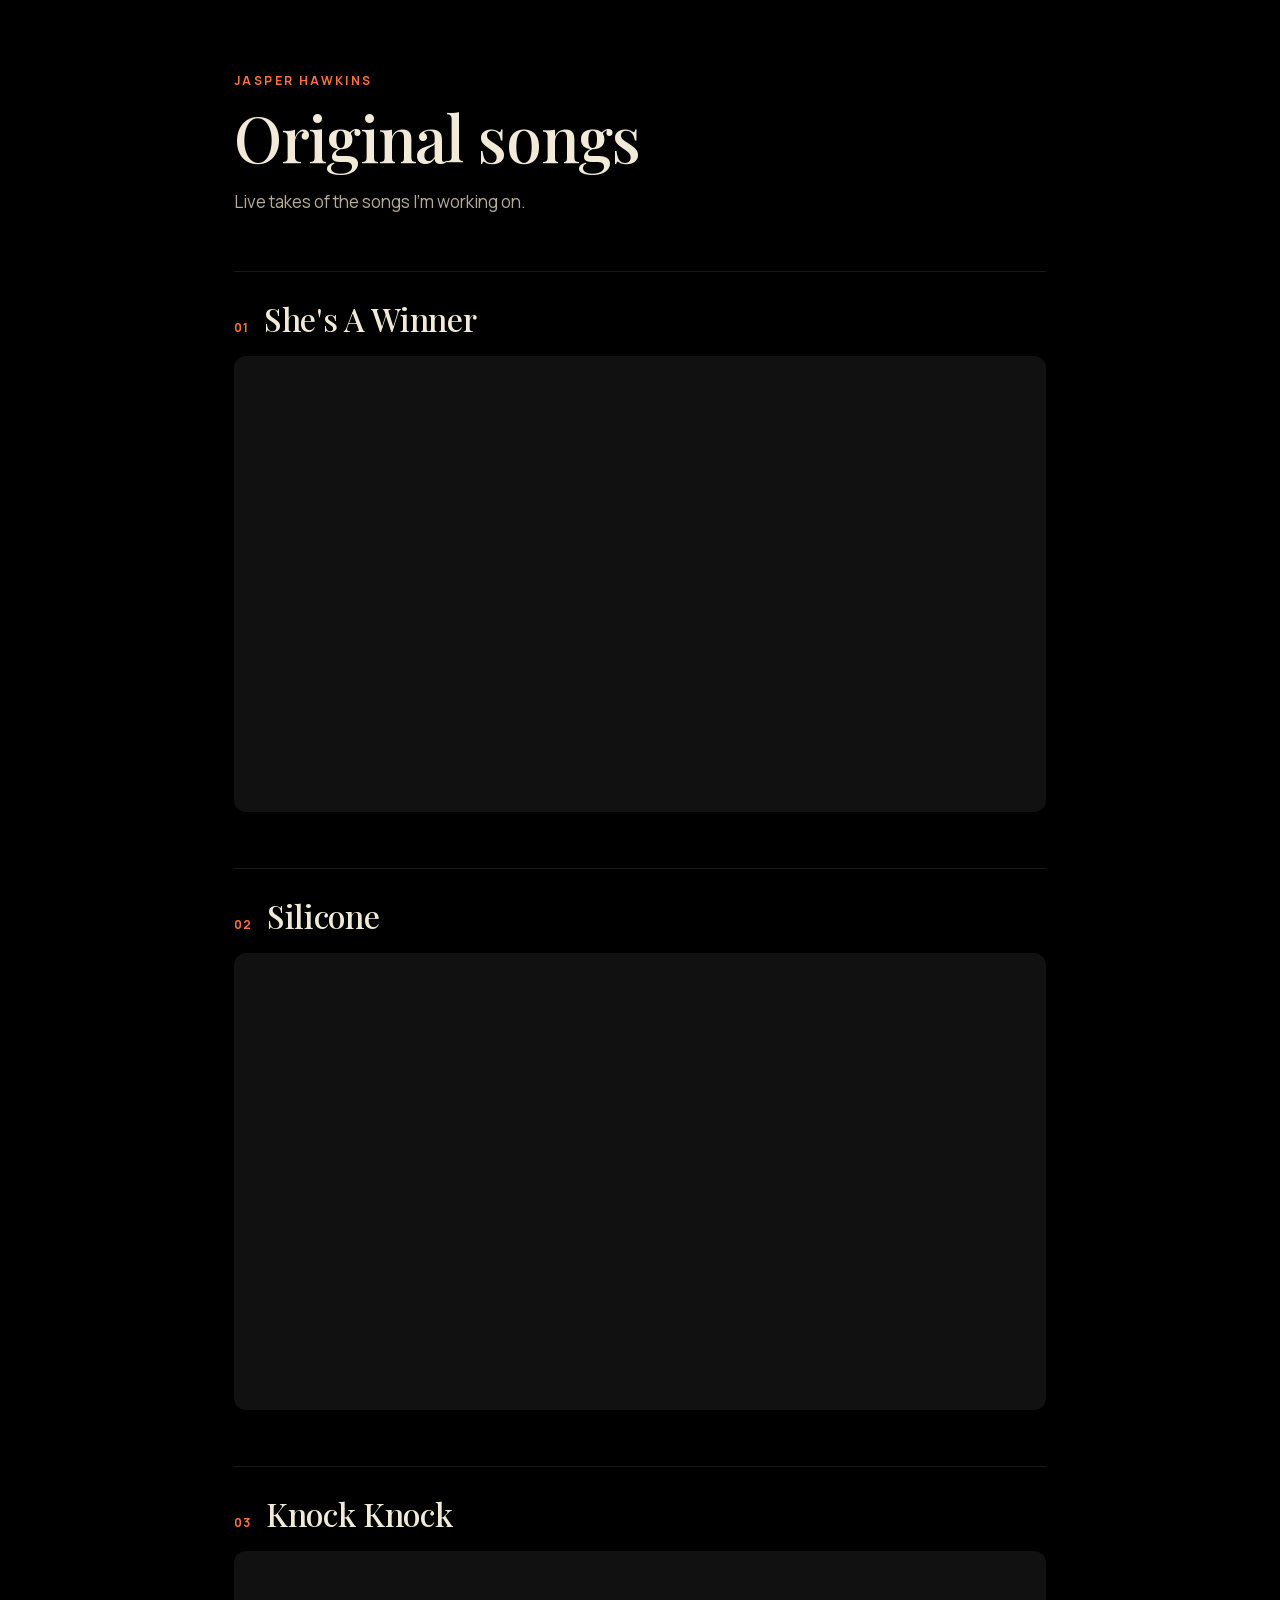
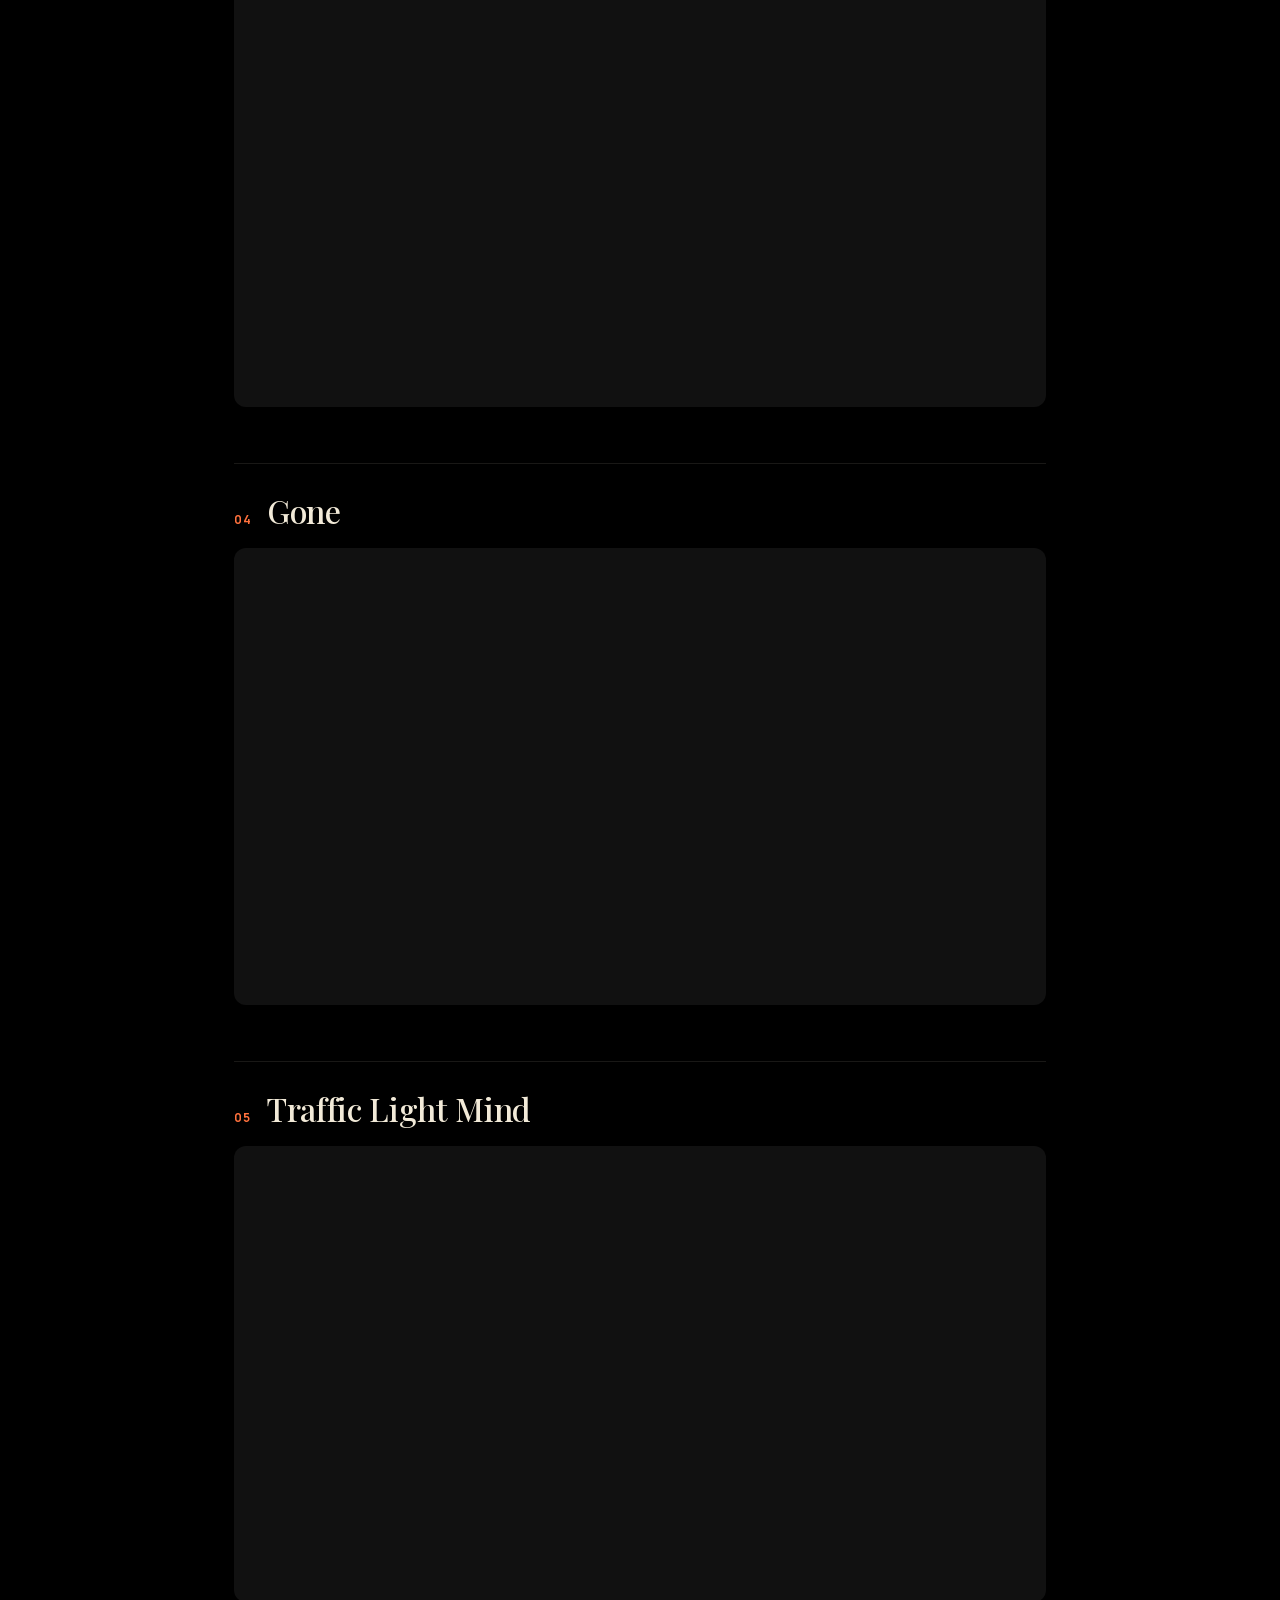
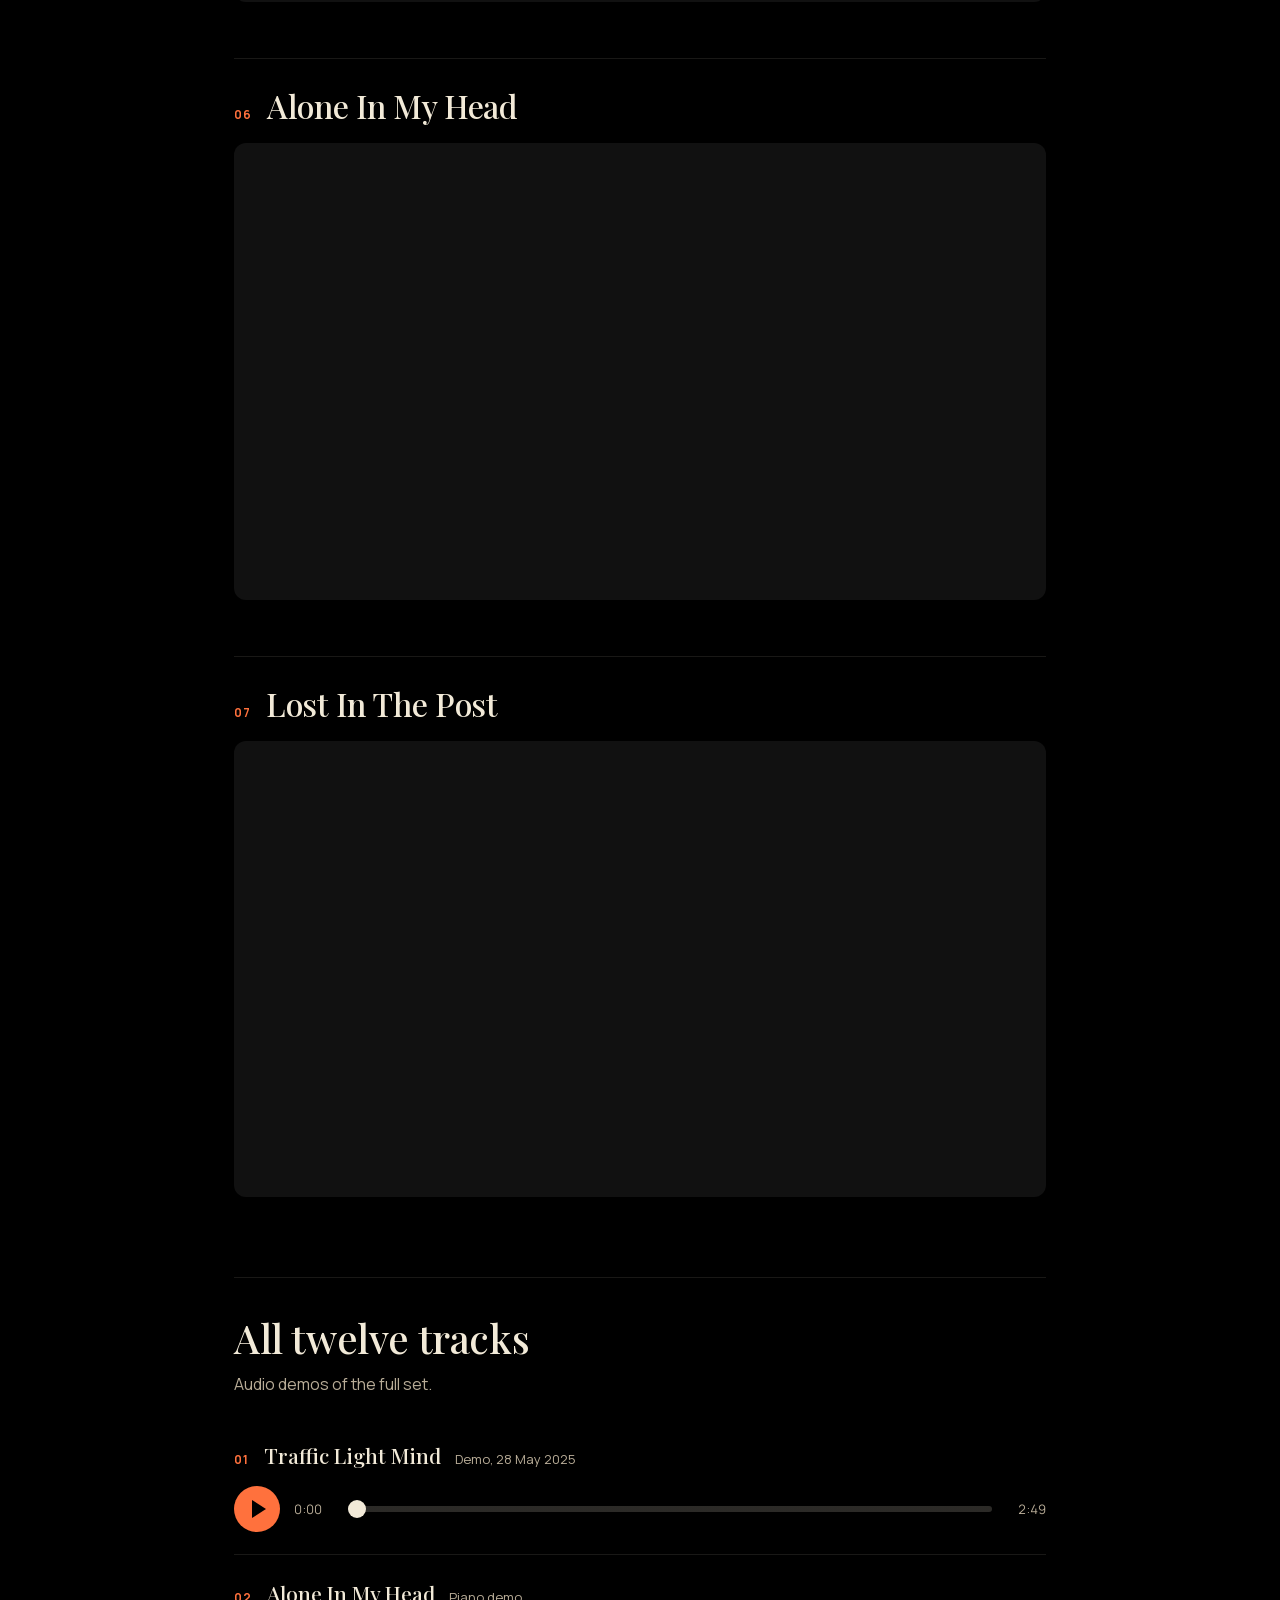
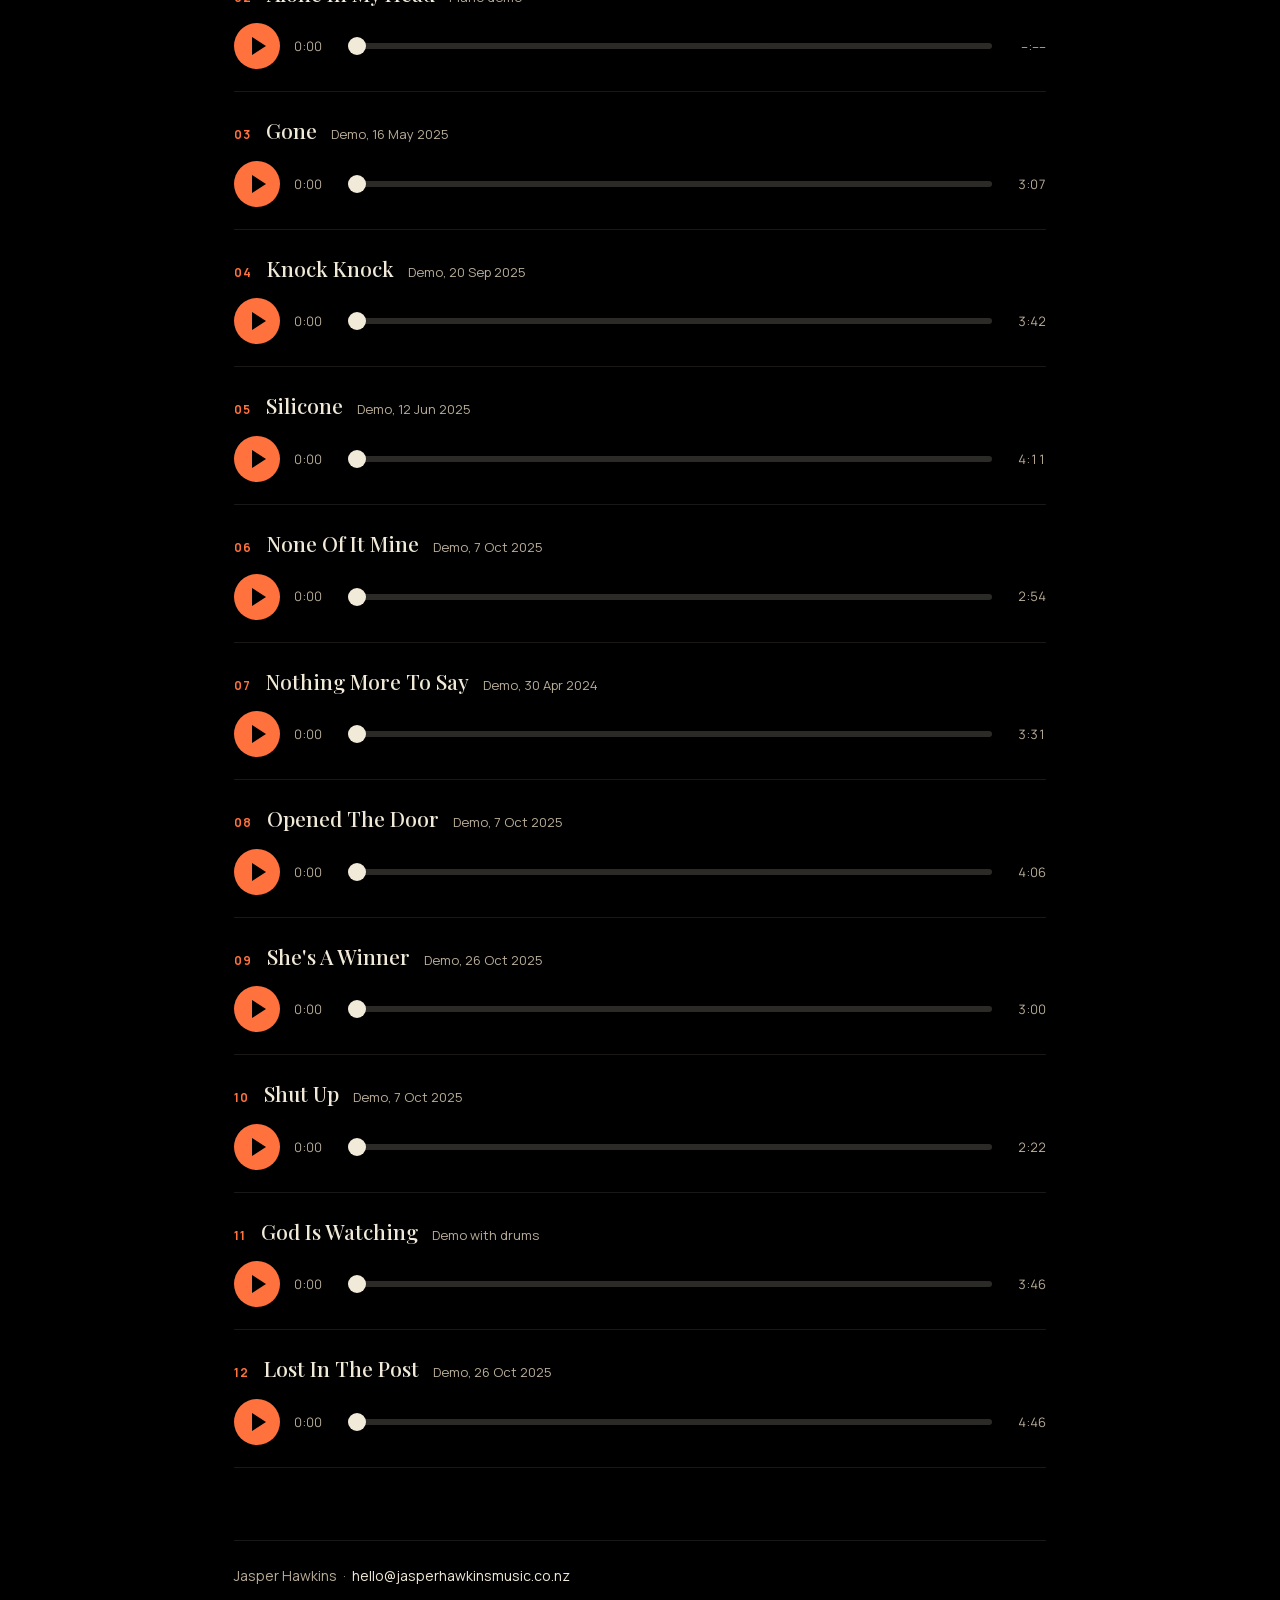
<file: originals.html>
<!DOCTYPE html>
<html lang="en">
<head>
  <meta charset="UTF-8">
  <meta name="viewport" content="width=device-width, initial-scale=1.0">
  <title>Original Songs · Jasper Hawkins</title>
  <!-- Private, unlisted page: not in the nav or sitemap, and hidden from search engines. -->
  <meta name="robots" content="noindex, nofollow, noarchive">
  <link rel="icon" href="/favicon.svg" type="image/svg+xml">
  <link rel="stylesheet" href="assets/colors_and_type.css?v=4">
  <link rel="stylesheet" href="assets/design-system.css?v=4">
  <style>
    *, *::before, *::after { box-sizing: border-box; margin: 0; padding: 0; }
    html { -webkit-text-size-adjust: 100%; text-size-adjust: 100%; }
    body { background: var(--ink); color: var(--bone); font-family: var(--font-sans); }
    main { max-width: 860px; margin: 0 auto; padding: 72px 24px 96px; }
    .eyebrow { font-size: 12px; font-weight: 700; letter-spacing: .2em; text-transform: uppercase; color: var(--ember); }
    h1 { font-family: var(--font-serif); font-weight: 500; font-size: clamp(40px, 8vw, 64px); line-height: 1.05; margin-top: 12px; }
    .intro { color: var(--bone-mute); font-size: 17px; line-height: 1.6; margin-top: 18px; max-width: 52ch; }
    .song { margin-top: 56px; padding-top: 28px; border-top: 1px solid var(--hairline); }
    h2 { font-family: var(--font-serif); font-weight: 500; font-size: clamp(24px, 4.5vw, 32px); display: flex; align-items: baseline; gap: 14px; }
    h2 span { font-family: var(--font-sans); font-size: 12px; font-weight: 700; letter-spacing: .12em; color: var(--ember); }
    .frame { position: relative; aspect-ratio: 16 / 9; margin-top: 18px; border-radius: 12px; overflow: hidden; background: #111; }
    .frame iframe { position: absolute; inset: 0; width: 100%; height: 100%; border: 0; }
    .demos { margin-top: 80px; padding-top: 36px; border-top: 1px solid var(--hairline); }
    .demos h2 { font-size: clamp(28px, 5.5vw, 40px); display: block; }
    .demos p { color: var(--bone-mute); font-size: 16px; line-height: 1.6; margin-top: 10px; }
    .demos ol { list-style: none; margin-top: 20px; }
    .demos li { padding: 22px 0; border-bottom: 1px solid var(--hairline); }
    .demos .t { display: flex; align-items: baseline; gap: 14px; flex-wrap: wrap; }
    .demos .t span { font-size: 12px; font-weight: 700; letter-spacing: .12em; color: var(--ember); }
    .demos .t b { font-family: var(--font-serif); font-weight: 500; font-size: 21px; }
    .demos .t em { font-style: normal; font-size: 13px; color: var(--bone-mute); }
    .player { display: flex; align-items: center; gap: 14px; margin-top: 14px; }
    .pp { flex: none; width: 46px; height: 46px; border-radius: 50%; border: 0; background: var(--ember); cursor: pointer; position: relative; }
    .pp::before { content: ""; position: absolute; left: 18px; top: 14px; border-style: solid; border-width: 9px 0 9px 14px; border-color: transparent transparent transparent #000; }
    .player.playing .pp::before { left: 15px; top: 14px; width: 16px; height: 18px; border: 0; background: linear-gradient(90deg, #000 0 5px, transparent 5px 11px, #000 11px 16px); }
    .cur, .dur { flex: none; width: 40px; font-size: 13px; font-variant-numeric: tabular-nums; color: var(--bone-mute); }
    .dur { text-align: right; }
    .seek { flex: 1; min-width: 0; height: 28px; margin: 0; background: transparent; cursor: pointer; -webkit-appearance: none; appearance: none; --p: 0%; }
    .seek::-webkit-slider-runnable-track { height: 6px; border-radius: 3px; background: linear-gradient(90deg, var(--ember) var(--p), rgba(242,234,216,.18) var(--p)); }
    .seek::-moz-range-track { height: 6px; border-radius: 3px; background: rgba(242,234,216,.18); }
    .seek::-moz-range-progress { height: 6px; border-radius: 3px; background: var(--ember); }
    .seek::-webkit-slider-thumb { -webkit-appearance: none; width: 18px; height: 18px; border-radius: 50%; background: var(--bone); margin-top: -6px; }
    .seek::-moz-range-thumb { width: 18px; height: 18px; border: 0; border-radius: 50%; background: var(--bone); }
    footer { margin-top: 72px; padding-top: 24px; border-top: 1px solid var(--hairline); color: var(--bone-mute); font-size: 14px; line-height: 1.6; }
    footer a { color: var(--bone); }
  </style>
</head>
<body>
  <main>
    <p class="eyebrow">Jasper Hawkins</p>
    <h1>Original songs</h1>
    <p class="intro">Live takes of the songs I'm working on.</p>

    <section class="song">
      <h2><span>01</span>She's A Winner</h2>
      <div class="frame"><iframe src="https://player.vimeo.com/video/1122037315?title=0&byline=0&portrait=0&dnt=1" title="She's A Winner" loading="lazy" allow="fullscreen; picture-in-picture" allowfullscreen></iframe></div>
    </section>
    <section class="song">
      <h2><span>02</span>Silicone</h2>
      <div class="frame"><iframe src="https://player.vimeo.com/video/1122037344?title=0&byline=0&portrait=0&dnt=1" title="Silicone" loading="lazy" allow="fullscreen; picture-in-picture" allowfullscreen></iframe></div>
    </section>
    <section class="song">
      <h2><span>03</span>Knock Knock</h2>
      <div class="frame"><iframe src="https://player.vimeo.com/video/1122037289?title=0&byline=0&portrait=0&dnt=1" title="Knock Knock" loading="lazy" allow="fullscreen; picture-in-picture" allowfullscreen></iframe></div>
    </section>
    <section class="song">
      <h2><span>04</span>Gone</h2>
      <div class="frame"><iframe src="https://player.vimeo.com/video/1122037415?title=0&byline=0&portrait=0&dnt=1" title="Gone" loading="lazy" allow="fullscreen; picture-in-picture" allowfullscreen></iframe></div>
    </section>
    <section class="song">
      <h2><span>05</span>Traffic Light Mind</h2>
      <div class="frame"><iframe src="https://player.vimeo.com/video/1122037379?title=0&byline=0&portrait=0&dnt=1" title="Traffic Light Mind" loading="lazy" allow="fullscreen; picture-in-picture" allowfullscreen></iframe></div>
    </section>
    <section class="song">
      <h2><span>06</span>Alone In My Head</h2>
      <div class="frame"><iframe src="https://player.vimeo.com/video/1126978201?title=0&byline=0&portrait=0&dnt=1" title="Alone In My Head" loading="lazy" allow="fullscreen; picture-in-picture" allowfullscreen></iframe></div>
    </section>
    <section class="song">
      <h2><span>07</span>Lost In The Post</h2>
      <div class="frame"><iframe src="https://player.vimeo.com/video/1126981433?title=0&byline=0&portrait=0&dnt=1" title="Lost In The Post" loading="lazy" allow="fullscreen; picture-in-picture" allowfullscreen></iframe></div>
    </section>
    <section class="demos" id="demos">
      <h2>All twelve tracks</h2>
      <p>Audio demos of the full set.</p>
      <ol>
      <li><div class="t"><span>01</span><b>Traffic Light Mind</b><em>Demo, 28 May 2025</em></div><div class="player" data-src="assets/audio/originals/traffic-light-mind-28-may-2025.mp3"><button type="button" class="pp" aria-label="Play"></button><span class="cur">0:00</span><input type="range" class="seek" min="0" max="1000" value="0" step="1" aria-label="Scrub through the track"><span class="dur">–:––</span></div></li>
      <li><div class="t"><span>02</span><b>Alone In My Head</b><em>Piano demo</em></div><div class="player" data-src="assets/audio/originals/alone-in-my-head-piano.m4a"><button type="button" class="pp" aria-label="Play"></button><span class="cur">0:00</span><input type="range" class="seek" min="0" max="1000" value="0" step="1" aria-label="Scrub through the track"><span class="dur">–:––</span></div></li>
      <li><div class="t"><span>03</span><b>Gone</b><em>Demo, 16 May 2025</em></div><div class="player" data-src="assets/audio/originals/gone.mp3"><button type="button" class="pp" aria-label="Play"></button><span class="cur">0:00</span><input type="range" class="seek" min="0" max="1000" value="0" step="1" aria-label="Scrub through the track"><span class="dur">–:––</span></div></li>
      <li><div class="t"><span>04</span><b>Knock Knock</b><em>Demo, 20 Sep 2025</em></div><div class="player" data-src="assets/audio/originals/knock-knock.mp3"><button type="button" class="pp" aria-label="Play"></button><span class="cur">0:00</span><input type="range" class="seek" min="0" max="1000" value="0" step="1" aria-label="Scrub through the track"><span class="dur">–:––</span></div></li>
      <li><div class="t"><span>05</span><b>Silicone</b><em>Demo, 12 Jun 2025</em></div><div class="player" data-src="assets/audio/originals/silicone.mp3"><button type="button" class="pp" aria-label="Play"></button><span class="cur">0:00</span><input type="range" class="seek" min="0" max="1000" value="0" step="1" aria-label="Scrub through the track"><span class="dur">–:––</span></div></li>
      <li><div class="t"><span>06</span><b>None Of It Mine</b><em>Demo, 7 Oct 2025</em></div><div class="player" data-src="assets/audio/originals/none-of-it-mine.mp3"><button type="button" class="pp" aria-label="Play"></button><span class="cur">0:00</span><input type="range" class="seek" min="0" max="1000" value="0" step="1" aria-label="Scrub through the track"><span class="dur">–:––</span></div></li>
      <li><div class="t"><span>07</span><b>Nothing More To Say</b><em>Demo, 30 Apr 2024</em></div><div class="player" data-src="assets/audio/originals/nothing-more-to-say.mp3"><button type="button" class="pp" aria-label="Play"></button><span class="cur">0:00</span><input type="range" class="seek" min="0" max="1000" value="0" step="1" aria-label="Scrub through the track"><span class="dur">–:––</span></div></li>
      <li><div class="t"><span>08</span><b>Opened The Door</b><em>Demo, 7 Oct 2025</em></div><div class="player" data-src="assets/audio/originals/opened-the-door.mp3"><button type="button" class="pp" aria-label="Play"></button><span class="cur">0:00</span><input type="range" class="seek" min="0" max="1000" value="0" step="1" aria-label="Scrub through the track"><span class="dur">–:––</span></div></li>
      <li><div class="t"><span>09</span><b>She's A Winner</b><em>Demo, 26 Oct 2025</em></div><div class="player" data-src="assets/audio/originals/she-s-a-winner.mp3"><button type="button" class="pp" aria-label="Play"></button><span class="cur">0:00</span><input type="range" class="seek" min="0" max="1000" value="0" step="1" aria-label="Scrub through the track"><span class="dur">–:––</span></div></li>
      <li><div class="t"><span>10</span><b>Shut Up</b><em>Demo, 7 Oct 2025</em></div><div class="player" data-src="assets/audio/originals/shut-up.mp3"><button type="button" class="pp" aria-label="Play"></button><span class="cur">0:00</span><input type="range" class="seek" min="0" max="1000" value="0" step="1" aria-label="Scrub through the track"><span class="dur">–:––</span></div></li>
      <li><div class="t"><span>11</span><b>God Is Watching</b><em>Demo with drums</em></div><div class="player" data-src="assets/audio/originals/god-is-watching-with-drums.mp3"><button type="button" class="pp" aria-label="Play"></button><span class="cur">0:00</span><input type="range" class="seek" min="0" max="1000" value="0" step="1" aria-label="Scrub through the track"><span class="dur">–:––</span></div></li>
      <li><div class="t"><span>12</span><b>Lost In The Post</b><em>Demo, 26 Oct 2025</em></div><div class="player" data-src="assets/audio/originals/lost-in-the-post.mp3"><button type="button" class="pp" aria-label="Play"></button><span class="cur">0:00</span><input type="range" class="seek" min="0" max="1000" value="0" step="1" aria-label="Scrub through the track"><span class="dur">–:––</span></div></li>
      </ol>
    </section>

    <footer>Jasper Hawkins &nbsp;·&nbsp; <a href="mailto:hello@jasperhawkinsmusic.co.nz">hello@jasperhawkinsmusic.co.nz</a></footer>
  </main>
  <script>
    (function () {
      var players = [].slice.call(document.querySelectorAll('.player')), current = null;
      function fmt(t) { if (!isFinite(t)) return '\u2013:\u2013\u2013'; t = Math.floor(t); return Math.floor(t / 60) + ':' + ('0' + (t % 60)).slice(-2); }
      players.forEach(function (el) {
        var a = new Audio(); a.preload = 'metadata'; a.src = el.dataset.src;
        var btn = el.querySelector('.pp'), seek = el.querySelector('.seek'), cur = el.querySelector('.cur'), dur = el.querySelector('.dur'), dragging = false;
        function paint() { var p = a.duration ? (a.currentTime / a.duration) * 100 : 0; seek.style.setProperty('--p', p + '%'); cur.textContent = fmt(a.currentTime); }
        a.addEventListener('loadedmetadata', function () { dur.textContent = fmt(a.duration); });
        a.addEventListener('timeupdate', function () { if (!dragging && a.duration) { seek.value = (a.currentTime / a.duration) * 1000; } paint(); });
        a.addEventListener('play', function () { if (current && current !== a) current.pause(); current = a; el.classList.add('playing'); btn.setAttribute('aria-label', 'Pause'); });
        a.addEventListener('pause', function () { el.classList.remove('playing'); btn.setAttribute('aria-label', 'Play'); });
        a.addEventListener('ended', function () { a.currentTime = 0; seek.value = 0; paint(); });
        btn.addEventListener('click', function () { a.paused ? a.play() : a.pause(); });
        seek.addEventListener('input', function () { dragging = true; if (a.duration) { var t = (seek.value / 1000) * a.duration; seek.style.setProperty('--p', (seek.value / 10) + '%'); cur.textContent = fmt(t); } });
        seek.addEventListener('change', function () { if (a.duration) a.currentTime = (seek.value / 1000) * a.duration; dragging = false; });
      });
    })();
  </script>
</body>
</html>
</file>
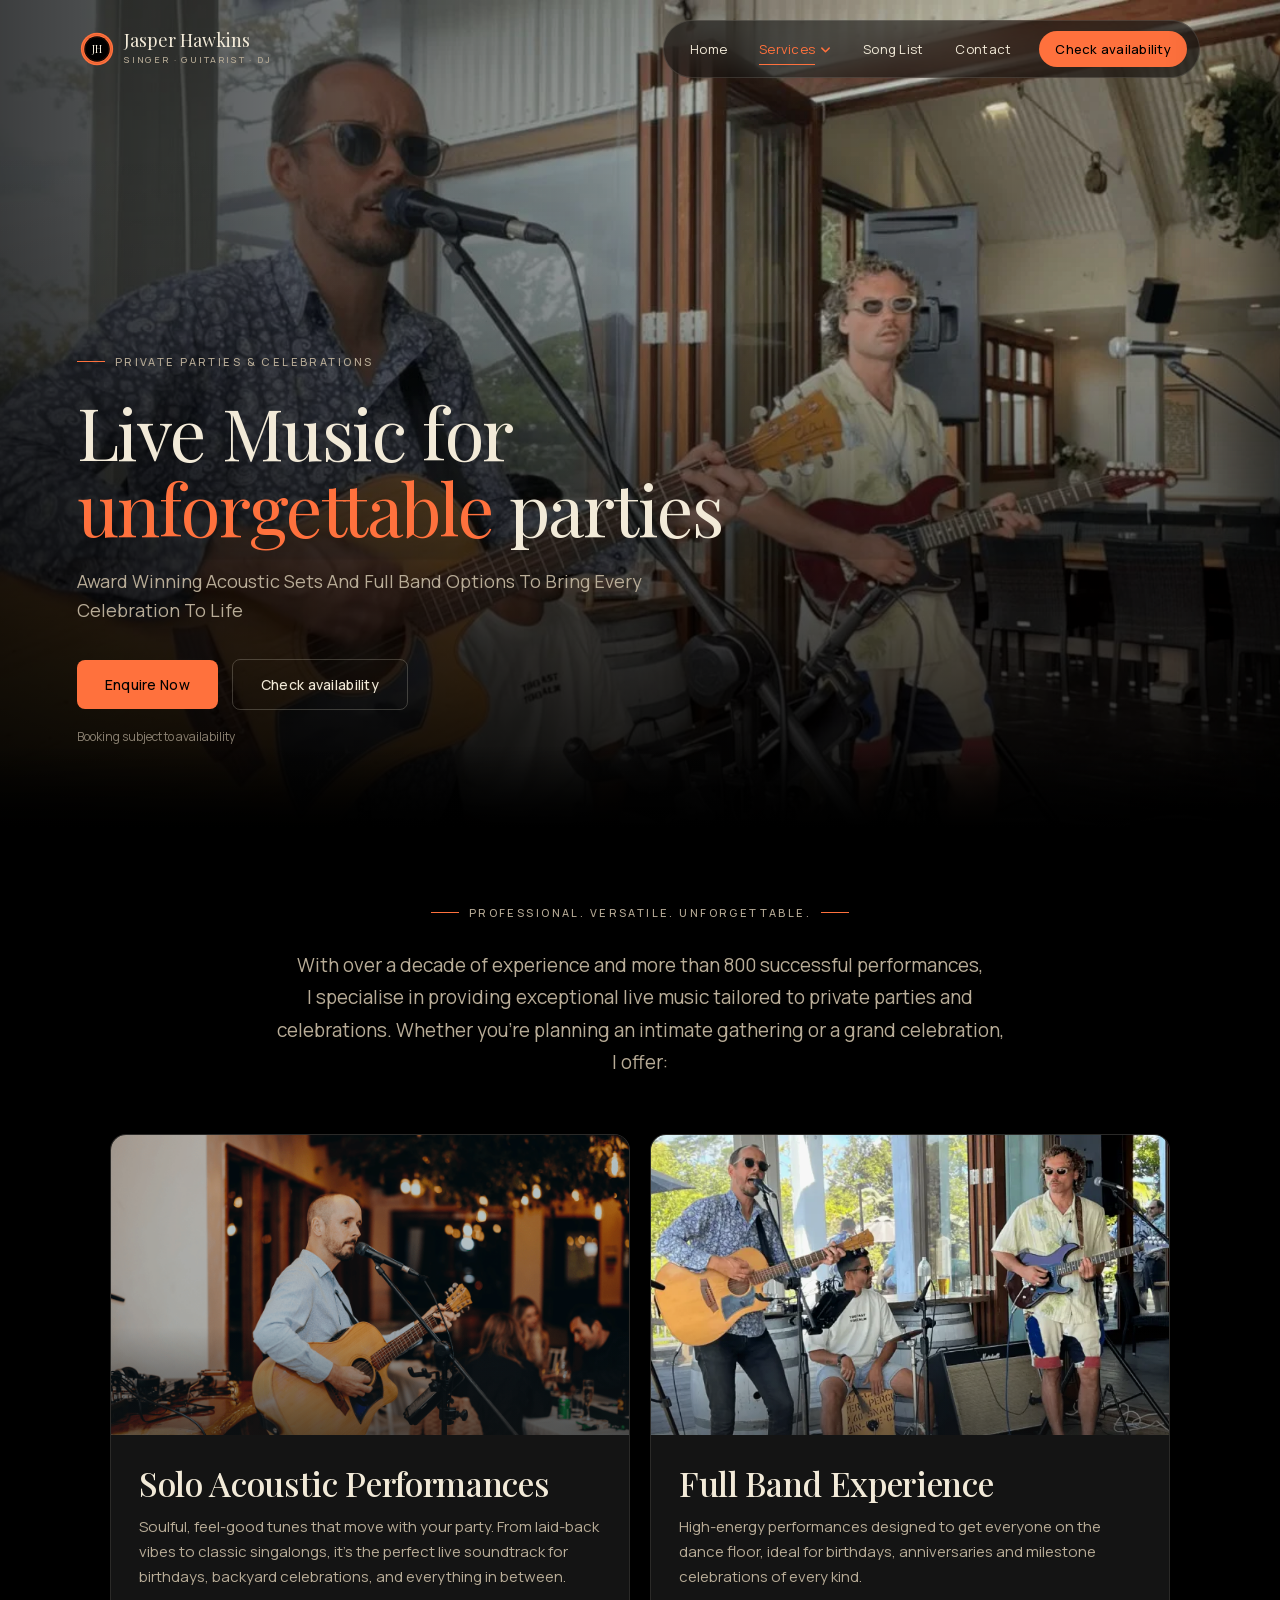
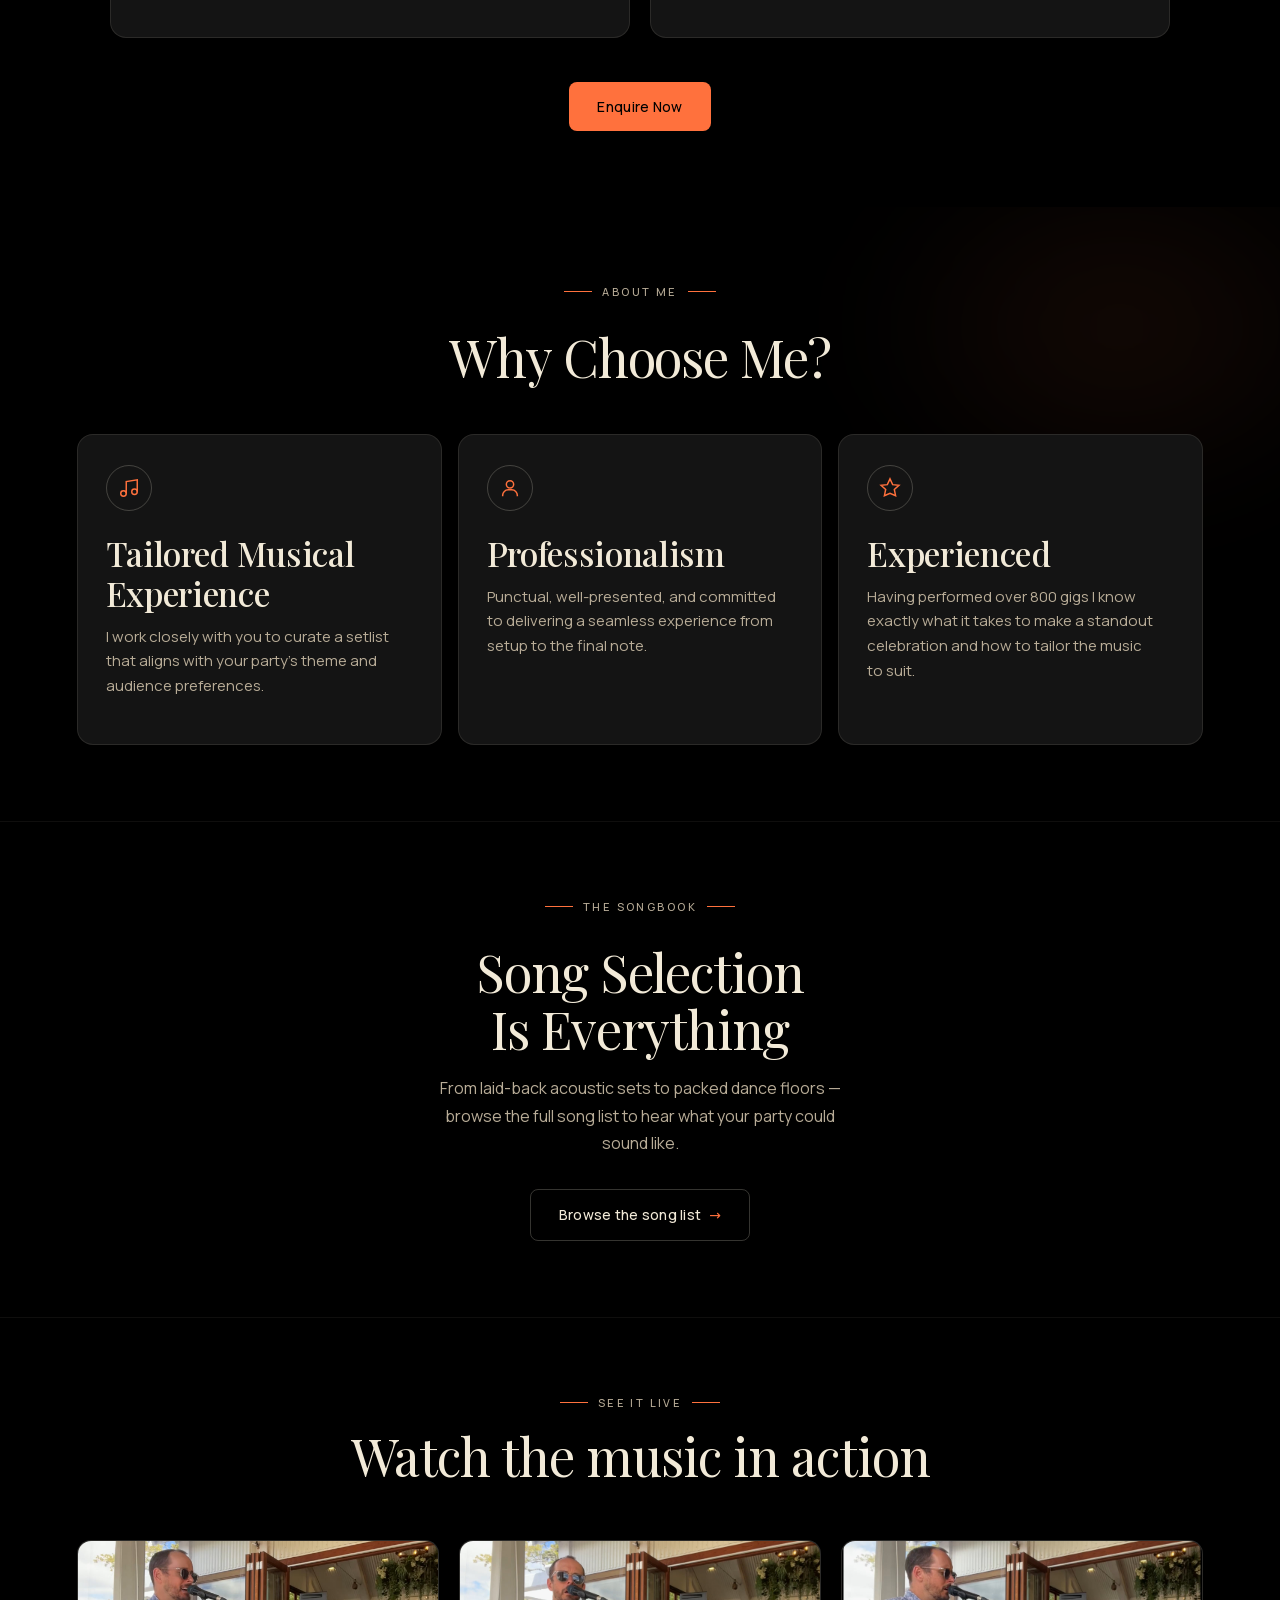
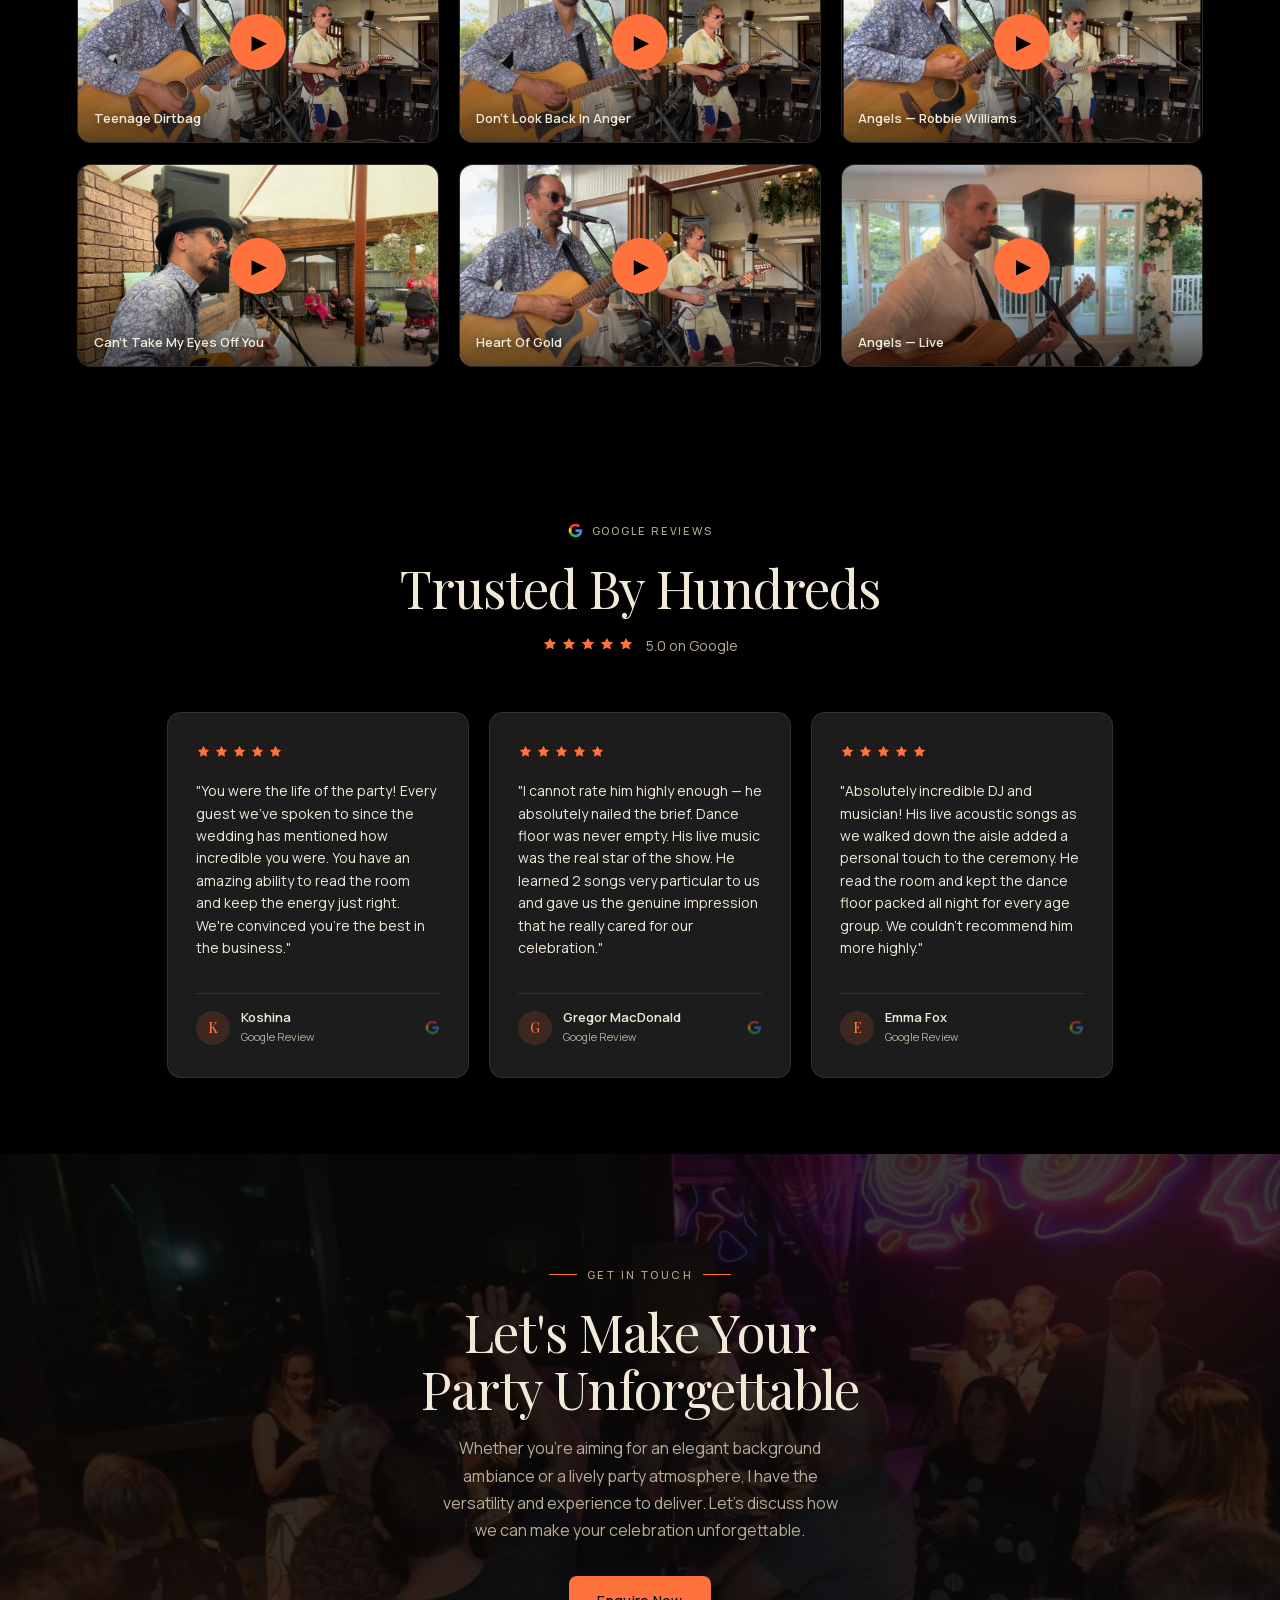
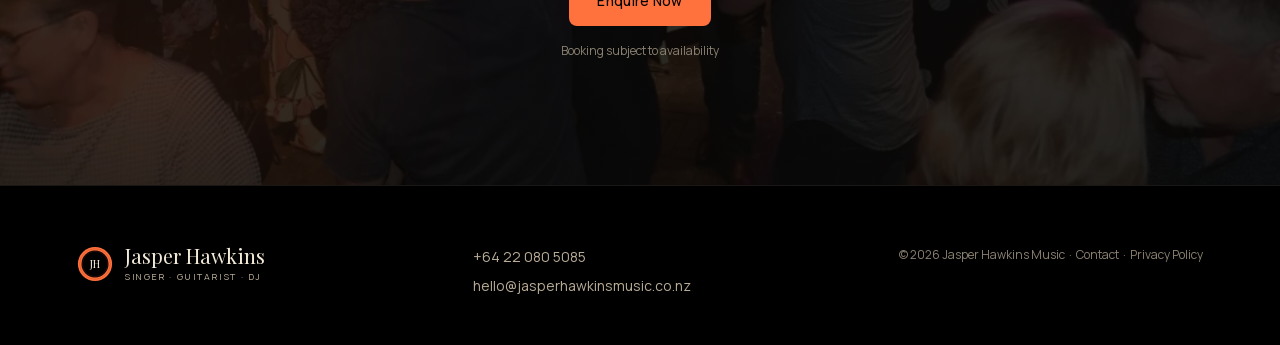
<file: parties.html>
<!DOCTYPE html>
<html lang="en">
<head>
  <meta charset="UTF-8">
  <meta name="viewport" content="width=device-width, initial-scale=1.0">
  <title>Parties · Jasper Hawkins Music</title>
  <link rel="canonical" href="https://jasperhawkinsmusic.co.nz/parties">
  <meta property="og:type" content="website">
  <meta property="og:site_name" content="Jasper Hawkins Music">
  <meta property="og:title" content="Parties · Jasper Hawkins Music">
  <meta property="og:description" content="Award-winning live music for private parties and celebrations — solo acoustic sets and full band options across Auckland and New Zealand.">
  <meta property="og:url" content="https://jasperhawkinsmusic.co.nz/parties">
  <meta property="og:image" content="https://jasperhawkinsmusic.co.nz/assets/photos/jas-acoustic-markovina.webp">
  <meta property="og:locale" content="en_NZ">
  <meta name="twitter:card" content="summary_large_image">
  <meta name="twitter:title" content="Parties · Jasper Hawkins Music">
  <meta name="twitter:description" content="Award-winning live music for private parties and celebrations — solo acoustic sets and full band options across Auckland and New Zealand.">
  <meta name="twitter:image" content="https://jasperhawkinsmusic.co.nz/assets/photos/jas-acoustic-markovina.webp">
  <link rel="icon" href="/favicon.svg" type="image/svg+xml">
  <meta name="description" content="Award-winning live music for private parties and celebrations — solo acoustic sets and full band options across Auckland and New Zealand.">
  <link rel="preload" as="image" href="assets/photos/oldsite/parties-hero.webp" fetchpriority="high">
  <link rel="stylesheet" href="assets/colors_and_type.css?v=4">
  <link rel="stylesheet" href="assets/design-system.css?v=4">
  <style>
    *, *::before, *::after { box-sizing: border-box; margin: 0; padding: 0; }
    .skip-link {
      position: absolute; left: -9999px; top: 0; z-index: 999;
      background: var(--ember); color: #fff; font-family: var(--font-sans);
      font-size: 14px; font-weight: 600; padding: 12px 20px;
      border-radius: 0 0 8px 0; text-decoration: none;
    }
    .skip-link:focus { left: 0; }
    html { scroll-behavior: smooth; -webkit-text-size-adjust: 100%; text-size-adjust: 100%; }
    body { background: var(--ink); }

    /* ── Nav ─────────────────────────────────────────────────── */
    .site-nav {
      position: fixed;
      top: 0; left: 0; right: 0;
      z-index: 100;
      padding: 16px 24px;
      display: flex;
      justify-content: space-between;
      align-items: center;
      will-change: transform;
      transition: transform 260ms cubic-bezier(.4,0,.2,1),
                  opacity 260ms cubic-bezier(.4,0,.2,1),
                  background var(--dur) var(--ease),
                  backdrop-filter var(--dur) var(--ease);
    }
    .site-nav.scrolled {
      background: rgba(12, 10, 8, 0.92);
      backdrop-filter: blur(20px);
      -webkit-backdrop-filter: blur(20px);
      border-bottom: 1px solid var(--hairline);
    }
    #site-nav.nav-hidden {
      transform: translateY(-115%);
      opacity: 0;
      pointer-events: none;
    }
    @media (prefers-reduced-motion: reduce) {
      .site-nav { transition: background var(--dur) var(--ease), backdrop-filter var(--dur) var(--ease); }
    }
    .nav-brand {
      display: flex;
      align-items: center;
      gap: 10px;
      text-decoration: none;
      color: var(--bone);
      position: relative;
      z-index: 101;
    }
    .nav-wordmark {
      font-family: var(--font-serif);
      font-weight: 400;
      font-size: 16px;
      line-height: 1;
      color: var(--bone);
    }
    .nav-descriptor {
      font-family: var(--font-sans);
      font-size: 8px;
      letter-spacing: 0.2em;
      text-transform: uppercase;
      color: var(--bone-mute);
      font-weight: 500;
      margin-top: 4px;
    }
    .nav-hamburger {
      background: none;
      border: none;
      padding: 8px;
      cursor: pointer;
      display: flex;
      flex-direction: column;
      gap: 5px;
      touch-action: manipulation;
      position: relative;
      z-index: 101;
    }
    .nav-hamburger span {
      display: block;
      width: 24px;
      height: 1.5px;
      background: var(--bone);
      border-radius: 1px;
      transition: transform 280ms var(--ease), opacity 200ms var(--ease);
    }
    .nav-hamburger.is-open span:nth-child(1) { transform: translateY(6.5px) rotate(45deg); }
    .nav-hamburger.is-open span:nth-child(2) { opacity: 0; transform: scaleX(0); }
    .nav-hamburger.is-open span:nth-child(3) { transform: translateY(-6.5px) rotate(-45deg); }
    .nav-menu {
      position: fixed;
      inset: 0;
      z-index: 99;
      background: var(--ink);
      display: flex;
      flex-direction: column;
      padding: 108px 32px 56px;
      pointer-events: none;
      visibility: hidden;
      opacity: 0;
      transform: translateX(6%);
      transition: opacity 300ms var(--ease), transform 300ms var(--ease);
    }
    .nav-menu.is-open { visibility: visible; opacity: 1; transform: translateX(0); pointer-events: auto; }
    .nav-menu-links { display: flex; flex-direction: column; flex: 1; }
    .nav-menu-links a {
      font-family: var(--font-serif);
      font-weight: 400;
      font-size: clamp(30px, 8vw, 44px);
      line-height: 1;
      color: var(--bone);
      text-decoration: none;
      padding: 18px 0;
      border-bottom: 1px solid var(--hairline);
      display: block;
      opacity: 0;
      transform: translateY(14px);
      transition: opacity 260ms var(--ease), transform 260ms var(--ease), color 160ms var(--ease);
    }
    .nav-menu-links a:first-child { border-top: 1px solid var(--hairline); }
    .nav-menu-links a[aria-current="page"] { color: var(--ember); }
    .nav-menu.is-open .nav-menu-links a:nth-child(1) { opacity:1; transform:translateY(0); transition-delay:60ms; }
    .nav-menu.is-open .nav-menu-links a:nth-child(2) { opacity:1; transform:translateY(0); transition-delay:110ms; }
    .nav-menu.is-open .nav-menu-links a:nth-child(3) { opacity:1; transform:translateY(0); transition-delay:160ms; }
    .nav-menu.is-open .nav-menu-links a:nth-child(4) { opacity:1; transform:translateY(0); transition-delay:210ms; }
    .nav-menu.is-open .nav-menu-links a:nth-child(5) { opacity:1; transform:translateY(0); transition-delay:260ms; }
    .nav-menu-cta {
      display: block; background: var(--ember); color: var(--ink);
      text-align: center; padding: 18px; border-radius: var(--radius-md);
      font-family: var(--font-sans); font-size: 16px; font-weight: 500;
      text-decoration: none; margin-top: 32px; touch-action: manipulation;
      opacity: 0; transform: translateY(10px);
      transition: opacity 260ms var(--ease), transform 260ms var(--ease), background 180ms var(--ease);
    }
    .nav-menu.is-open .nav-menu-cta { opacity:1; transform:translateY(0); transition-delay:310ms; }
    .nav-menu-cta:hover { background: var(--ember-glow); }
    .nav-menu-note {
      text-align: center; font-family: var(--font-sans); font-size: 12px;
      color: var(--bone-faint); margin-top: 12px; opacity: 0;
      transition: opacity 260ms var(--ease);
    }
    .nav-menu.is-open .nav-menu-note { opacity:1; transition-delay:340ms; }
    .nav-pill { display: none; }
    /* ── Services dropdown: mobile accordion ── */
    .nav-menu-group { border-bottom: 1px solid var(--hairline); opacity: 0; transform: translateY(14px); transition: opacity 260ms var(--ease), transform 260ms var(--ease); }
    .nav-menu.is-open .nav-menu-group { opacity: 1; transform: translateY(0); transition-delay: 110ms; }
    .nav-menu-group-trigger { width: 100%; background: none; border: 0; cursor: pointer; font-family: var(--font-serif); font-weight: 400; font-size: clamp(30px, 8vw, 44px); line-height: 1; color: var(--bone); text-align: left; padding: 16px 0; display: flex; align-items: center; justify-content: space-between; gap: 12px; }
    .nav-menu-group-trigger .nmg-caret { font-size: 0.42em; color: var(--ember); transition: transform 260ms var(--ease); }
    .nav-menu-group.is-open .nav-menu-group-trigger { color: var(--ember); }
    .nav-menu-group.is-open .nav-menu-group-trigger .nmg-caret { transform: rotate(180deg); }
    .nav-menu-sub { overflow: hidden; max-height: 0; transition: max-height 340ms var(--ease); }
    .nav-menu-group.is-open .nav-menu-sub { max-height: 260px; }
    .nav-menu-sub a { opacity: 1 !important; transform: none !important; font-family: var(--font-serif); font-weight: 400; font-size: clamp(22px, 6vw, 30px); color: var(--bone-mute); padding: 13px 0 13px 22px; border-bottom: 1px solid var(--hairline); display: block; text-decoration: none; }
    .nav-menu-sub a:last-child { border-bottom: 0; }
    .nav-menu-sub a[aria-current="page"] { color: var(--ember); }

    /* ── Services dropdown: desktop ── */
    @media (min-width: 1024px) {
      .nav-dd { position: relative; display: flex; align-items: center; }
      .nav-dd-trigger { font-family: var(--font-sans); font-size: 13px; color: var(--bone); letter-spacing: 0.02em; background: none; border: 0; cursor: pointer; padding: 6px 4px; display: inline-flex; align-items: center; gap: 5px; position: relative; white-space: nowrap; }
      .nav-dd-caret { transition: transform 240ms var(--ease); }
      .nav-dd:hover .nav-dd-caret, .nav-dd.is-open .nav-dd-caret { transform: rotate(180deg); }
      .nav-dd-trigger::after { content: ""; position: absolute; left: 4px; right: 20px; bottom: 0; height: 1px; background: var(--ember); transform: scaleX(0); transform-origin: left; transition: transform var(--dur) var(--ease); }
      .nav-dd:hover .nav-dd-trigger::after, .nav-dd-trigger.is-active::after { transform: scaleX(1); }
      .nav-dd-trigger.is-active { color: var(--ember); }
      .nav-dd-menu { position: absolute; top: calc(100% + 14px); left: 50%; transform: translateX(-50%) translateY(-6px); min-width: 176px; background: rgba(12, 11, 10, 0.96); backdrop-filter: blur(20px); -webkit-backdrop-filter: blur(20px); border: 1px solid rgba(242, 234, 216, 0.14); border-radius: 14px; padding: 8px; display: flex; flex-direction: column; gap: 2px; opacity: 0; pointer-events: none; transition: opacity 200ms var(--ease), transform 200ms var(--ease); box-shadow: 0 20px 50px rgba(0, 0, 0, 0.5); }
      .nav-dd-menu::before { content: ""; position: absolute; left: 0; right: 0; top: -14px; height: 14px; }
      .nav-dd:hover .nav-dd-menu, .nav-dd.is-open .nav-dd-menu { opacity: 1; pointer-events: auto; transform: translateX(-50%) translateY(0); }
      .nav-dd-menu a { font-family: var(--font-sans); font-size: 13px; color: var(--bone-mute); padding: 9px 14px; border-radius: 8px; white-space: nowrap; text-decoration: none; transition: background 160ms, color 160ms; }
      .nav-dd-menu a::after { display: none !important; }
      .nav-dd-menu a:hover { background: rgba(255, 113, 61, 0.12); color: var(--bone); }
      .nav-dd-menu a[aria-current="page"] { color: var(--ember); }
    }

    /* ── Desktop nav ─────────────────────────────────────────── */
    @media (min-width: 1024px) {
      .site-nav       { padding: 20px 80px; }
      .nav-hamburger  { display: none; }
      .nav-wordmark   { font-size: 18px; }
      .nav-descriptor { font-size: 9px; }
      .nav-pill {
        display: flex;
        align-items: center;
        gap: 24px;
        background: rgba(0, 0, 0, 0.5);
        backdrop-filter: blur(20px);
        -webkit-backdrop-filter: blur(20px);
        border: 1px solid rgba(242, 234, 216, 0.14);
        border-radius: 100px;
        padding: 10px 12px 10px 22px;
      }
      .nav-pill a {
        font-family: var(--font-sans);
        font-size: 13px;
        color: var(--bone);
        letter-spacing: 0.02em;
        text-decoration: none;
        padding: 6px 4px;
        position: relative;
        white-space: nowrap;
      }
      .nav-pill a:not(.nav-cta)::after {
        content: "";
        position: absolute;
        left: 4px; right: 4px; bottom: 0;
        height: 1px;
        background: var(--ember);
        transform: scaleX(0);
        transform-origin: left;
        transition: transform var(--dur) var(--ease);
      }
      .nav-pill a:not(.nav-cta):hover::after,
      .nav-pill a:not(.nav-cta)[aria-current="page"]::after { transform: scaleX(1); }
      .nav-pill .nav-cta {
        background: var(--ember);
        color: var(--ink);
        border: 0;
        padding: 8px 16px;
        border-radius: 100px;
        font-family: var(--font-sans);
        font-size: 13px;
        font-weight: 500;
        text-decoration: none;
        cursor: pointer;
        white-space: nowrap;
        transition: background var(--dur-fast) var(--ease);
      }
      .nav-pill .nav-cta:hover { background: var(--ember-glow); }
    }

    /* ── Page-load sequence (hero text + nav) ────────────────── */
    /* The staggered entrance used to wait for JS to add .loaded. That left
       everything above the fold unpainted until the main script had run,
       which is how the page ended up with no Largest Contentful Paint
       candidate at all. Same effect, driven by CSS, with each element's
       delay set inline from its original data-load value. */
    @keyframes loadIn { to { transform: translateY(0); } }
    [data-load] {
      /* Deliberately NOT opacity:0. Anything above the fold that starts
         invisible cannot be a Largest Contentful Paint candidate, and if
         nothing above the fold qualifies, Google reports NO_LCP and refuses
         to score Performance at all. The slide is kept; the fade is not
         worth an unmeasurable page. */
      opacity: 1;
      transform: translateY(16px);
      animation: loadIn 640ms var(--ease) forwards;
    }
    [data-load].loaded { opacity: 1; transform: translateY(0); }
    @media (prefers-reduced-motion: reduce) {
      [data-load] { animation: none; opacity: 1; transform: none; }
    }

    /* ── Scroll reveal ───────────────────────────────────────── */
    [data-reveal] {
      opacity: 0;
      transform: translateY(18px);
      transition: opacity 950ms cubic-bezier(0.22, 0.61, 0.36, 1),
                  transform 950ms cubic-bezier(0.22, 0.61, 0.36, 1);
    }
    [data-reveal].is-visible { opacity: 1; transform: translateY(0); }
    [data-reveal][data-delay="1"] { transition-delay: 120ms; }
    [data-reveal][data-delay="2"] { transition-delay: 240ms; }
    [data-reveal][data-delay="3"] { transition-delay: 360ms; }

    /* ── Shared buttons ──────────────────────────────────────── */
    .btn-primary {
      display: inline-flex;
      align-items: center;
      gap: 8px;
      background: var(--ember);
      color: var(--ink);
      font-family: var(--font-sans);
      font-size: 14px;
      font-weight: 500;
      letter-spacing: 0.02em;
      padding: 14px 28px;
      border-radius: var(--radius-md);
      border: none;
      text-decoration: none;
      cursor: pointer;
      touch-action: manipulation;
      transition: background 180ms var(--ease), transform 180ms var(--ease), box-shadow 180ms var(--ease);
    }
    .btn-primary:hover { background: var(--ember-glow); transform: translateY(-1px); box-shadow: 0 6px 24px rgba(255,113,61,0.28); }
    .btn-primary:active { background: var(--ember); transform: translateY(1px); box-shadow: none; }
    .btn-ghost {
      display: inline-flex;
      align-items: center;
      gap: 8px;
      background: transparent;
      color: var(--bone);
      font-family: var(--font-sans);
      font-size: 14px;
      font-weight: 500;
      letter-spacing: 0.02em;
      padding: 14px 28px;
      border-radius: var(--radius-md);
      border: 1px solid var(--hairline-strong);
      text-decoration: none;
      cursor: pointer;
      touch-action: manipulation;
      transition: border-color 180ms var(--ease), background 180ms var(--ease);
    }
    .btn-ghost:hover { border-color: var(--bone); }
    .btn-ghost:active { background: rgba(242,234,216,0.06); }

    /* ── Shared section utilities ────────────────────────────── */
    .s-inner {
      max-width: var(--container-wide);
      padding: var(--section-standard) var(--gutter);
      margin: 0 auto;
    }
    /* Unified section eyebrow — grey, centred, ember lines each side */
    .sec-eyebrow {
      font-family: var(--font-sans);
      font-size: 11px;
      font-weight: 500;
      letter-spacing: 0.22em;
      text-transform: uppercase;
      color: var(--bone-mute);
      display: flex;
      align-items: center;
      justify-content: center;
      text-align: center;
      gap: 10px;
      margin-bottom: 28px;
    }
    .sec-eyebrow::before, .sec-eyebrow::after {
      content: "";
      display: block;
      width: 28px; height: 1px;
      background: var(--ember);
      flex-shrink: 0;
    }
    .sec-heading {
      font-family: var(--font-serif);
      font-weight: 400;
      font-size: var(--font-h2);
      line-height: 1.1;
      letter-spacing: -0.02em;
      color: var(--bone);
      text-align: center;
      margin-bottom: var(--h2-mb);
    }

    /* ── Hero ────────────────────────────────────────────────── */
    .p-hero {
      position: relative;
      min-height: 92vh;
      min-height: 92svh;
      display: flex;
      align-items: flex-end;
      background: var(--ink);
      overflow: hidden;
    }
    .p-hero-photo {
      position: absolute;
      inset: 0;
      z-index: 0;
    }
    .p-hero-photo img {
      width: 100%; height: 100%;
      object-fit: cover;
      object-position: 22% 30%;
      filter: var(--filter-photo);
      /* Simply visible. It was opacity:0 until JS added .loaded, which made the
         largest element on the page invisible at first paint — Google could
         not identify a Largest Contentful Paint and refused to score
         Performance at all. A fade was tried first, but anything that defers
         the paint (a CSS animation included) risks the same failure, and a
         700ms fade on a background photo is not worth that. */
      opacity: 1;
    }
    .p-hero-photo img.loaded { opacity: 1; }
    .p-hero-overlay {
      position: absolute;
      inset: 0;
      z-index: 1;
      background:
        linear-gradient(to top, rgba(0,0,0,0.94) 0%, rgba(0,0,0,0.55) 34%, rgba(0,0,0,0.12) 62%, transparent 82%),
        linear-gradient(to right, rgba(0,0,0,0.72) 0%, rgba(0,0,0,0.32) 42%, transparent 72%);
      pointer-events: none;
    }
    /* melt the hero photo into the black section below */
    .p-hero::after {
      content: "";
      position: absolute;
      left: 0; right: 0; bottom: 0;
      height: 10%;
      z-index: 2;
      background: linear-gradient(to top, var(--ink) 0%, transparent 100%);
      pointer-events: none;
    }
    .p-hero-content {
      position: relative;
      z-index: 3;
      width: 100%;
      max-width: var(--container-wide);
      margin: 0 auto;
      padding: 140px var(--gutter) clamp(64px, 9vh, 110px);
    }
    .p-hero-eyebrow {
      font-family: var(--font-sans);
      font-size: 11px;
      font-weight: 500;
      letter-spacing: 0.22em;
      text-transform: uppercase;
      color: var(--bone-mute);
      display: flex;
      align-items: center;
      gap: 10px;
      margin-bottom: 22px;
    }
    .p-hero-eyebrow::before {
      content: "";
      display: block;
      width: 28px; height: 1px;
      background: var(--ember);
      flex-shrink: 0;
    }
    .p-hero-headline {
      font-family: var(--font-serif);
      font-weight: 400;
      font-size: clamp(40px, 6vw, 72px);
      line-height: 1.06;
      letter-spacing: -0.02em;
      color: var(--bone);
      max-width: 15ch;
      margin-bottom: 22px;
    }
    .p-hero-headline .accent { color: var(--ember); }
    .p-hero-sub {
      font-family: var(--font-sans);
      font-size: clamp(15px, 1.6vw, 18px);
      line-height: 1.6;
      color: var(--bone-mute);
      max-width: 52ch;
      margin-bottom: 34px;
    }
    .p-hero-ctas {
      display: flex;
      flex-wrap: wrap;
      gap: 14px;
      align-items: center;
    }
    .p-hero-note {
      margin-top: 18px;
      font-family: var(--font-sans);
      font-size: 12px;
      color: var(--bone-faint);
    }

    /* ── Intro + offerings ───────────────────────────────────── */
    .section-offer { background: var(--ink); }
    .offer-intro {
      max-width: 760px;
      margin: 0 auto 56px;
      text-align: center;
      font-family: var(--font-sans);
      font-size: clamp(16px, 1.5vw, 19px);
      line-height: 1.7;
      color: var(--bone-mute);
    }
    .offer-intro strong { color: var(--bone); font-weight: 600; }
    .offer-grid {
      display: grid;
      grid-template-columns: 1fr;
      gap: 20px;
      max-width: 1060px;
      margin: 0 auto;
    }
    @media (min-width: 768px) {
      .offer-grid { grid-template-columns: 1fr 1fr; }
    }
    .offer-card {
      background: var(--ink-soft);
      border: 1px solid var(--hairline);
      border-radius: 16px;
      overflow: hidden;
      transition: border-color .2s var(--ease), transform .2s var(--ease);
    }
    .offer-card:hover { border-color: var(--hairline-strong); transform: translateY(-3px); }
    /* fixed-height crop hides the pale decorative frame baked into the old photos */
    .offer-photo {
      position: relative;
      height: clamp(220px, 30vw, 300px);
      overflow: hidden;
      background: var(--ink);
    }
    .offer-photo img {
      width: 100%; height: 100%;
      object-fit: cover;
      object-position: center 10%;
      transform: scale(1.12);
      filter: var(--filter-photo);
    }
    .offer-photo::after {
      content: "";
      position: absolute;
      inset: 0;
      background: linear-gradient(to top, rgba(20,20,20,0.55) 0%, transparent 36%);
      pointer-events: none;
    }
    .offer-body { padding: 28px 28px 32px; }
    .offer-title {
      font-family: var(--font-serif);
      font-weight: 500;
      font-size: var(--font-h3);
      letter-spacing: -0.01em;
      color: var(--bone);
      margin-bottom: var(--h3-mb);
    }
    .offer-text {
      font-family: var(--font-sans);
      font-size: var(--font-sm);
      line-height: var(--lh-body);
      color: var(--bone-mute);
    }
    .offer-cta-row {
      display: flex;
      justify-content: center;
      margin-top: 44px;
    }

    /* ── Why choose me ───────────────────────────────────────── */
    .section-why {
      background: var(--ink);
      position: relative;
      overflow: hidden;
    }
    .section-why::before {
      content: "";
      position: absolute;
      width: 560px; height: 400px;
      top: -80px; right: -120px;
      background: radial-gradient(ellipse at center, rgba(255, 113, 61, 0.08) 0%, transparent 70%);
      filter: blur(48px);
      pointer-events: none;
    }
    .why-inner {
      position: relative;
      z-index: 1;
      max-width: var(--container-wide);
      margin: 0 auto;
      padding: var(--section-standard) var(--gutter);
    }
    .why-head { margin-bottom: 48px; }
    .why-grid {
      display: grid;
      grid-template-columns: 1fr;
      gap: 16px;
    }
    @media (min-width: 900px) {
      .why-grid { grid-template-columns: repeat(3, 1fr); }
    }
    .why-card {
      background: var(--ink-soft);
      border: 1px solid var(--hairline);
      border-radius: 16px;
      padding: 30px 28px;
      transition: border-color .2s var(--ease), transform .2s var(--ease);
    }
    .why-card:hover { border-color: var(--hairline-strong); transform: translateY(-3px); }
    .why-ic {
      width: 46px; height: 46px; border-radius: 50%;
      border: 1px solid var(--hairline-strong);
      display: flex; align-items: center; justify-content: center;
      color: var(--ember); flex-shrink: 0;
      margin-bottom: 22px;
    }
    .why-ic svg { width: 22px; height: 22px; }
    .why-card-title {
      font-family: var(--font-serif);
      font-weight: 500;
      font-size: var(--font-h3);
      letter-spacing: -0.01em;
      color: var(--bone);
      margin-bottom: var(--h3-mb);
    }
    .why-card-body {
      font-family: var(--font-sans);
      font-size: var(--font-sm);
      line-height: var(--lh-body);
      color: var(--bone-mute);
    }

    /* ── Song selection ──────────────────────────────────────── */
    .section-songs {
      background: var(--ink);
      border-top: 1px solid var(--hairline-soft);
      border-bottom: 1px solid var(--hairline-soft);
    }
    .songs-inner {
      max-width: var(--container-narrow);
      margin: 0 auto;
      padding: var(--section-standard) var(--gutter-tight);
      text-align: center;
      display: flex;
      flex-direction: column;
      align-items: center;
    }
    .songs-sub {
      font-family: var(--font-sans);
      font-size: 16px;
      line-height: 1.7;
      color: var(--bone-mute);
      max-width: 48ch;
      margin: 0 auto 32px;
    }

    /* ── Reviews ─────────────────────────────────────────────── */
    .section-reviews {
      background: var(--ink);
      padding: var(--section-standard) 0;
    }
    .reviews-container {
      max-width: 1100px;
      margin: 0 auto;
      padding: 0 var(--gutter);
    }
    .reviews-header {
      text-align: center;
      margin-bottom: 56px;
    }
    .reviews-eyebrow {
      display: inline-flex;
      align-items: center;
      gap: 9px;
      margin-bottom: 20px;
    }
    .reviews-eyebrow span {
      font-family: var(--font-sans);
      font-size: 11px;
      font-weight: 500;
      letter-spacing: 0.16em;
      text-transform: uppercase;
      color: var(--bone-mute);
    }
    .reviews-headline {
      font-family: var(--font-serif);
      font-weight: 400;
      font-size: var(--font-h2);
      line-height: 1.1;
      letter-spacing: -0.02em;
      color: var(--bone);
      margin-bottom: 18px;
    }
    .reviews-meta {
      display: flex;
      align-items: center;
      justify-content: center;
      gap: 12px;
    }
    .reviews-stars-row { display: flex; gap: 3px; }
    .reviews-stars-row svg { width: 16px; height: 16px; }
    .reviews-score {
      font-family: var(--font-sans);
      font-size: 14px;
      color: var(--bone-mute);
    }
    .reviews-grid {
      display: grid;
      grid-template-columns: 1fr;
      gap: 20px;
    }
    @media (min-width: 900px) {
      .reviews-grid { grid-template-columns: repeat(3, 1fr); }
    }
    .review-card {
      background: #1c1c1c;
      border: 1px solid var(--hairline);
      border-radius: 14px;
      padding: 32px 28px;
      display: flex;
      flex-direction: column;
      gap: 20px;
    }
    .card-stars { display: flex; gap: 3px; }
    .card-stars svg { width: 15px; height: 15px; }
    .card-quote {
      font-family: var(--font-sans);
      font-style: normal;
      font-weight: 400;
      font-size: 14px;
      line-height: 1.6;
      color: var(--bone);
      flex: 1;
    }
    .card-footer {
      display: flex;
      align-items: center;
      gap: 11px;
      padding-top: 16px;
      border-top: 1px solid var(--hairline);
    }
    .card-avatar {
      width: 34px; height: 34px;
      border-radius: 50%;
      background: rgba(255, 113, 61, 0.14);
      display: flex;
      align-items: center;
      justify-content: center;
      flex-shrink: 0;
      font-family: var(--font-serif);
      font-size: 14px;
      color: var(--ember);
      font-weight: 500;
    }
    .card-reviewer-name {
      font-family: var(--font-sans);
      font-weight: 600;
      font-size: 13px;
      color: var(--bone);
      line-height: 1.2;
    }
    .card-reviewer-tag {
      font-family: var(--font-sans);
      font-size: 11px;
      color: var(--bone-mute);
      margin-top: 2px;
    }
    .card-google {
      width: 15px; height: 15px;
      margin-left: auto;
      flex-shrink: 0;
      opacity: 0.45;
    }
    @media (max-width: 639px) {
      .review-card { padding: 22px 20px; gap: 13px; border-radius: 12px; }
      .card-quote { font-size: 14px; line-height: 1.55; }
      .card-stars svg { width: 13px; height: 13px; }
      .card-footer { padding-top: 13px; gap: 10px; }
      .card-avatar { width: 30px; height: 30px; font-size: 13px; }
    }

    /* ── Final CTA ───────────────────────────────────────────── */
    .section-cta {
      position: relative;
      overflow: hidden;
      background:
        linear-gradient(rgba(8,7,6,0.80), rgba(8,7,6,0.88)),
        url('assets/photos/cta-1.webp?v=2') center 40% / cover no-repeat;
      padding: var(--section-feature) var(--gutter);
    }
    .section-cta::before,
    .section-cta::after {
      content: "";
      position: absolute;
      width: 560px; height: 400px;
      background: radial-gradient(ellipse at center, rgba(255, 113, 61, 0.10) 0%, transparent 70%);
      filter: blur(48px);
      pointer-events: none;
    }
    .section-cta::before { top: -80px; right: -120px; }
    .section-cta::after  { bottom: -80px; left: -120px; }
    .cta-inner {
      position: relative;
      z-index: 2;
      max-width: 640px;
      margin: 0 auto;
      text-align: center;
      display: flex;
      flex-direction: column;
      align-items: center;
    }
    .cta-eyebrow {
      font-family: var(--font-sans);
      font-size: 11px; font-weight: 500;
      letter-spacing: 0.22em; text-transform: uppercase;
      color: var(--bone-mute);
      display: inline-flex; align-items: center; gap: 10px;
      margin-bottom: 20px;
    }
    .cta-eyebrow::before, .cta-eyebrow::after { content: ""; width: 28px; height: 1px; background: var(--ember); }
    .cta-heading {
      font-family: var(--font-serif);
      font-weight: 400;
      font-size: var(--font-h2);
      line-height: var(--lh-tight);
      letter-spacing: -0.02em;
      color: var(--bone);
      margin-bottom: 18px;
    }
    .cta-sub {
      font-family: var(--font-sans);
      font-size: 16px;
      line-height: 1.7;
      color: var(--bone-mute);
      max-width: 46ch;
      margin: 0 auto 32px;
    }
    .cta-note {
      margin-top: 16px;
      font-family: var(--font-sans);
      font-size: 12px;
      color: var(--bone-faint);
    }

    /* ── Footer ──────────────────────────────────────────────── */
    .site-footer {
      background: var(--ink);
      border-top: 1px solid var(--hairline);
      padding: var(--section-compact) var(--gutter) 40px;
    }
    .footer-inner {
      max-width: 1280px;
      margin: 0 auto;
      display: flex;
      flex-direction: column;
      gap: 32px;
    }
    .footer-brand {
      display: flex;
      align-items: center;
      gap: 12px;
    }
    .footer-name {
      font-family: var(--font-serif);
      font-weight: 400;
      font-size: 20px;
      color: var(--bone);
      line-height: 1;
    }
    .footer-descriptor {
      font-family: var(--font-sans);
      font-size: 9px;
      letter-spacing: 0.2em;
      text-transform: uppercase;
      color: var(--bone-mute);
      margin-top: 4px;
    }
    .footer-contact {
      display: flex;
      flex-direction: column;
      gap: 8px;
    }
    .footer-contact a {
      font-family: var(--font-sans);
      font-size: 14px;
      color: var(--bone-mute);
      text-decoration: none;
      transition: color 180ms var(--ease);
    }
    .footer-contact a:hover { color: var(--ember); }
    .footer-copy {
      font-family: var(--font-sans);
      font-size: 12px;
      color: var(--bone-faint);
      padding-top: 24px;
      border-top: 1px solid var(--hairline);
    }
    @media (min-width: 1024px) {
      .site-footer { padding: var(--section-compact) var(--gutter) 48px; }
      .footer-inner {
        flex-direction: row;
        justify-content: space-between;
        align-items: flex-start;
      }
      .footer-copy { border-top: none; padding-top: 0; }
    }

    /* ── Enquiry drawer + song list (ported) ── */
    .float-cta {
      position: fixed; bottom: 24px; right: 24px; z-index: 95;
      display: inline-flex; align-items: center; gap: 8px; padding: 13px 22px;
      background: var(--ember); color: var(--ink);
      font-family: var(--font-sans); font-size: 14px; font-weight: 600;
      border-radius: var(--r-pill);
      box-shadow: var(--shadow-float, 0 10px 30px rgba(255,113,61,0.42));
      text-decoration: none; opacity: 0; transform: translateY(14px); pointer-events: none;
      transition: opacity .32s ease, transform .32s cubic-bezier(.4,0,.2,1), background .18s;
    }
    .float-cta.show { opacity: 1; transform: none; pointer-events: auto; }
    .float-cta:hover { background: var(--ember-glow); }
    @media (max-width: 600px) { .float-cta { bottom: 18px; right: 18px; padding: 12px 20px; font-size: 13px; } }
    .eq-scrim { position: fixed; inset: 0; background: rgba(0,0,0,0.72); z-index: 400; opacity: 0; pointer-events: none; transition: opacity 360ms ease; }
    .eq-scrim.is-open { opacity: 1; pointer-events: auto; }
    .eq-panel { position: fixed; top: 0; right: 0; bottom: 0; width: min(500px, 100vw); background: var(--ink-soft); border-left: 1px solid var(--hairline); z-index: 401; display: flex; flex-direction: column; transform: translateX(100%); visibility: hidden; transition: transform 420ms cubic-bezier(0.4, 0, 0.2, 1), visibility 0s linear 420ms; }
    .eq-panel.is-open { transform: translateX(0); visibility: visible; transition: transform 420ms cubic-bezier(0.4, 0, 0.2, 1), visibility 0s; }
    .eq-panel-head { display: flex; align-items: flex-start; justify-content: space-between; gap: 16px; padding: 28px 28px 22px; border-bottom: 1px solid var(--hairline); flex-shrink: 0; }
    .eq-eyebrow { font-family: var(--font-sans); font-size: 10px; font-weight: 500; letter-spacing: 0.2em; text-transform: uppercase; color: var(--ember); margin-bottom: 8px; }
    .eq-heading { font-family: var(--font-serif); font-weight: 400; font-size: 24px; line-height: 1.2; letter-spacing: -0.01em; color: var(--bone); }
    .eq-close { flex-shrink: 0; width: 34px; height: 34px; border-radius: 50%; background: rgba(255,255,255,0.06); border: 1px solid var(--hairline); color: var(--bone-mute); font-size: 20px; line-height: 1; display: flex; align-items: center; justify-content: center; cursor: pointer; margin-top: 2px; transition: background 180ms, color 180ms; }
    .eq-close:hover { background: rgba(255,255,255,0.12); color: var(--bone); }
    .eq-body { flex: 1; overflow-y: auto; padding: 24px 28px 40px; scrollbar-width: thin; scrollbar-color: rgba(255,255,255,0.08) transparent; }
    .eq-intro { font-family: var(--font-sans); font-size: 14px; line-height: 1.65; color: var(--bone-mute); margin-bottom: 24px; }
    .eq-privacy {
      font-family: var(--font-sans); font-size: 12px; line-height: 1.6;
      color: var(--bone-faint); margin: 14px 0 0;
    }
    .eq-privacy a { color: var(--bone-mute); text-decoration: underline; text-underline-offset: 2px; }
    .eq-privacy a:hover { color: var(--ember); }
    .eq-form { color-scheme: dark; }
    .eq-field { margin-bottom: 16px; }
    .eq-label { display: block; font-family: var(--font-sans); font-size: 11px; font-weight: 500; letter-spacing: 0.08em; text-transform: uppercase; color: var(--bone-mute); margin-bottom: 7px; }
    .eq-req { color: var(--ember); margin-left: 1px; }
    .eq-input, .eq-select, .eq-textarea { width: 100%; background: rgba(255,255,255,0.05); border: 1px solid var(--hairline); border-radius: var(--r-input); padding: 12px 14px; font-family: var(--font-sans); font-size: 14px; color: var(--bone); outline: none; -webkit-appearance: none; appearance: none; transition: border-color 200ms, box-shadow 200ms; box-shadow: 0 0 0 1000px #202020 inset; -webkit-text-fill-color: var(--bone); }
    .eq-input::placeholder, .eq-textarea::placeholder { color: var(--bone-faint); opacity: 1; }

    /* iOS renders date inputs at its own compact size — force it to match the other fields */
    .eq-input[type="date"] {
      display: block;
      width: 100%;
      min-height: 42px;
      -webkit-appearance: none;
    }
    .eq-input[type="date"]::-webkit-date-and-time-value { text-align: left; }
    .eq-input:focus, .eq-select:focus, .eq-textarea:focus { border-color: var(--ember); box-shadow: 0 0 0 3px rgba(255,113,61,0.12), 0 0 0 1000px #202020 inset; }

    .eq-select { cursor: pointer; background-image: url("data:image/svg+xml,%3Csvg xmlns='http://www.w3.org/2000/svg' width='12' height='7' fill='none'%3E%3Cpath d='M1 1l5 5 5-5' stroke='%23B8AC97' stroke-width='1.5' stroke-linecap='round' stroke-linejoin='round'/%3E%3C/svg%3E"); background-repeat: no-repeat; background-position: right 14px center; padding-right: 38px; }
    .eq-select option { background: #1f1f1f; }
    .eq-textarea { resize: vertical; min-height: 96px; line-height: 1.6; }
    .eq-submit {
      width: 100%; justify-content: center; display: inline-flex; align-items: center; gap: 8px;
      background: var(--ember); color: var(--ink);
      font-family: var(--font-sans); font-size: 14px; font-weight: 500; letter-spacing: 0.02em;
      padding: 15px; margin-top: 4px; border: none; box-shadow: none; background-image: none; outline: none; border-radius: 8px;
      cursor: pointer; touch-action: manipulation; text-decoration: none;
      transition: background 180ms var(--ease), transform 180ms var(--ease), box-shadow 180ms var(--ease);
    }
    .eq-submit:hover { background: var(--ember-glow); transform: translateY(-1px); box-shadow: 0 6px 24px rgba(255,113,61,0.28); }
    .eq-submit:active { background: var(--ember); transform: translateY(1px); box-shadow: none; }
    .eq-success h3 { font-family: var(--font-serif); font-weight: 400; font-size: 22px; color: var(--bone); margin: 8px 0 12px; }
    .eq-success p { font-family: var(--font-sans); font-size: 14px; line-height: 1.7; color: var(--bone-mute); }
    .sl-scrim{position:fixed;inset:0;background:rgba(0,0,0,.6);opacity:0;pointer-events:none;transition:opacity .35s;z-index:400;backdrop-filter:blur(3px)}
    .sl-scrim.open{opacity:1;pointer-events:auto}
    .sl-panel{position:fixed;top:0;right:0;height:100%;width:min(470px,94vw);background:#131313;border-left:1px solid var(--hairline);transform:translateX(100%);transition:transform .42s cubic-bezier(.22,.61,.36,1);z-index:401;display:flex;flex-direction:column;box-shadow:-30px 0 80px rgba(0,0,0,.6)}
    .sl-panel.open{transform:none}
    .sl-head{padding:30px 28px 20px;border-bottom:1px solid var(--hairline);position:relative}
    .sl-eyebrow{font-family:var(--font-mono);font-size:11px;letter-spacing:.2em;text-transform:uppercase;color:var(--ember)}
    .sl-title{font-family:var(--font-serif);font-weight:400;font-size:27px;margin:9px 0 6px;color:var(--bone)}
    .sl-sub{font-size:13px;line-height:1.55;color:var(--bone-mute);max-width:36ch}
    .sl-close{position:absolute;top:24px;right:22px;width:34px;height:34px;border-radius:50%;background:rgba(242,234,216,.06);border:1px solid var(--hairline-strong);color:var(--bone-mute);font-size:20px;line-height:1;cursor:pointer;transition:color .18s,border-color .18s}
    .sl-close:hover{color:var(--ember);border-color:var(--ember)}
    .sl-controls{display:flex;gap:10px;margin-top:20px}
    .sl-search{flex:1;min-width:0;background:#0c0c0c;border:1px solid var(--hairline-strong);border-radius:9px;padding:11px 13px;color:var(--bone);font-family:var(--font-sans);font-size:14px}
    .sl-search:focus{outline:none;border-color:var(--ember)}
    .sl-search::placeholder{color:var(--bone-faint)}
    .sl-body{overflow-y:auto;padding:22px 28px 44px;flex:1}
    .sl-group{margin-bottom:26px}
    .sl-group-h{font-family:var(--font-mono);font-size:11px;letter-spacing:.1em;text-transform:uppercase;color:var(--bone-faint);margin-bottom:10px;display:flex;justify-content:space-between;align-items:baseline}
    .sl-group-h .n{color:var(--ember)}
    .sl-row{padding:9px 0;border-bottom:1px solid rgba(242,234,216,.06);display:flex;justify-content:space-between;align-items:baseline;gap:14px}
    .sl-row .st{font-family:var(--font-sans);font-size:15px;color:var(--bone);line-height:1.3}
    .sl-row .sa{font-family:var(--font-sans);font-size:12px;color:var(--bone-faint);text-align:right;flex-shrink:0}
    .sl-empty{color:var(--bone-faint);font-size:14px;padding:24px 0;text-align:center}
    /* ── Custom dropdown — on-brand replacement for the native select popup ── */
    .eqdd { position: relative; }
    .eqdd > select.eq-select { position: absolute; inset: 0; opacity: 0; pointer-events: none; }
    .eqdd-btn {
      width: 100%; text-align: left; cursor: pointer;
      background: rgba(255,255,255,0.05);
      border: 1px solid var(--hairline); border-radius: 8px;
      padding: 12px 38px 12px 14px;
      font-family: var(--font-sans); font-size: 14px; color: var(--bone);
      outline: none; -webkit-appearance: none; appearance: none;
      transition: border-color 200ms, box-shadow 200ms;
      background-image: url("data:image/svg+xml,%3Csvg xmlns='http://www.w3.org/2000/svg' width='12' height='7' fill='none'%3E%3Cpath d='M1 1l5 5 5-5' stroke='%23B8AC97' stroke-width='1.5' stroke-linecap='round' stroke-linejoin='round'/%3E%3C/svg%3E");
      background-repeat: no-repeat; background-position: right 14px center;
    }
    .eqdd-btn.placeholder { color: var(--bone-faint); }
    .eqdd.open .eqdd-btn, .eqdd-btn:focus { border-color: var(--ember); box-shadow: 0 0 0 3px rgba(255,113,61,0.12); }
    .eqdd-list {
      position: absolute; left: 0; right: 0; top: calc(100% + 6px);
      z-index: 30;
      background: #1c1c1c;
      border: 1px solid var(--hairline); border-radius: 10px;
      box-shadow: 0 24px 60px rgba(0,0,0,0.6);
      padding: 6px; margin: 0; list-style: none;
      max-height: 240px; overflow: auto;
      opacity: 0; transform: translateY(-6px); pointer-events: none;
      transition: opacity 180ms ease, transform 180ms ease;
    }
    .eqdd.open .eqdd-list { opacity: 1; transform: translateY(0); pointer-events: auto; }
    .eqdd-opt {
      padding: 10px 12px; border-radius: 6px; cursor: pointer;
      font-family: var(--font-sans); font-size: 14px; color: var(--bone-mute);
      transition: background 140ms, color 140ms;
    }
    .eqdd-opt:hover { background: rgba(255,113,61,0.12); color: var(--bone); }
    .eqdd-opt.selected { color: var(--ember); }
    /* ── Custom date picker (desktop only — phones keep the native one) ── */
    .eqcal { position: relative; }
    .eqcal-panel {
      position: absolute; left: 0; top: calc(100% + 6px);
      z-index: 40; width: 292px;
      background: #1c1c1c;
      border: 1px solid var(--hairline); border-radius: 12px;
      box-shadow: 0 24px 60px rgba(0,0,0,0.6);
      padding: 14px;
      opacity: 0; transform: translateY(-6px); pointer-events: none;
      transition: opacity 180ms ease, transform 180ms ease;
    }
    .eqcal.open .eqcal-panel { opacity: 1; transform: translateY(0); pointer-events: auto; }
    /* flip above the field when there's no room below — panel must never hang off-screen */
    .eqcal.up .eqcal-panel { top: auto; bottom: calc(100% + 6px); transform: translateY(6px); }
    .eqcal.up.open .eqcal-panel { transform: translateY(0); }
    .eqcal-head { display: flex; align-items: center; justify-content: space-between; margin-bottom: 10px; }
    .eqcal-month {
      font-family: var(--font-serif); font-size: 16px; color: var(--bone);
      letter-spacing: 0.01em;
    }
    .eqcal-nav {
      width: 30px; height: 30px; border-radius: 50%;
      background: rgba(255,255,255,0.05); border: 1px solid var(--hairline);
      color: var(--bone); cursor: pointer; font-size: 14px; line-height: 1;
      display: inline-flex; align-items: center; justify-content: center;
      transition: border-color 150ms, background 150ms;
    }
    .eqcal-nav:hover:not(:disabled) { border-color: var(--ember); background: rgba(255,113,61,0.10); }
    .eqcal-nav:disabled { opacity: 0.3; cursor: default; }
    .eqcal-grid { display: grid; grid-template-columns: repeat(7, 1fr); gap: 2px; }
    .eqcal-dow {
      font-family: var(--font-sans); font-size: 9px; font-weight: 600;
      letter-spacing: 0.12em; text-transform: uppercase;
      color: var(--bone-faint); text-align: center; padding: 6px 0 8px;
    }
    .eqcal-day {
      aspect-ratio: 1; border: none; background: none; border-radius: 8px;
      font-family: var(--font-sans); font-size: 13px; color: var(--bone-mute);
      cursor: pointer; transition: background 130ms, color 130ms;
    }
    .eqcal-day:hover:not(:disabled) { background: rgba(255,113,61,0.14); color: var(--bone); }
    .eqcal-day.today { color: var(--ember-glow); font-weight: 700; }
    .eqcal-day.selected { background: var(--ember); color: #000; font-weight: 700; }
    .eqcal-day:disabled { opacity: 0.22; cursor: default; }
    .eqcal-day.blank { visibility: hidden; }
    @media (min-width: 768px) {
      .eq-input[type="date"]::-webkit-calendar-picker-indicator { display: none; }
      .eq-input[type="date"] { cursor: pointer; }
    }
  </style>
  <script type="application/ld+json">
{
  "@context": "https://schema.org",
  "@type": "Service",
  "name": "Party & Function Music",
  "description": "Live acoustic and DJ music for private parties, birthdays and celebrations.",
  "serviceType": "Party & Function Music",
  "provider": {
    "@id": "https://jasperhawkinsmusic.co.nz/#business"
  },
  "areaServed": {
    "@type": "Country",
    "name": "New Zealand"
  },
  "url": "https://jasperhawkinsmusic.co.nz/parties"
}
  </script>

  <!-- Analytics. Same GA4 property and Meta Pixel as the old WordPress site,
       installed so the switchover reads as one continuous timeline. Both IDs
       are public by design — visible in any visitor's page source.

       Loaded AFTER the page has painted. Fetched normally they cost ~26 points
       of Lighthouse Performance (98 -> 72) because two ~100KB scripts compete
       with the hero image on a throttled connection. Deferring costs nothing
       real: they still fire within a couple of seconds, far sooner than the
       old WordPress site managed at 12.5s, so the comparison stays fair. -->
  <script>
    (function () {
      var fired = false;
      function loadAnalytics() {
        if (fired) return; fired = true;

        window.dataLayer = window.dataLayer || [];
        window.gtag = function () { dataLayer.push(arguments); };
        gtag('js', new Date());
        gtag('config', 'G-KBB73PJNYF');
        var g = document.createElement('script');
        g.async = true;
        g.src = 'https://www.googletagmanager.com/gtag/js?id=G-KBB73PJNYF';
        document.head.appendChild(g);

        !function(f,b,e,v,n,t,s){if(f.fbq)return;n=f.fbq=function(){n.callMethod?
        n.callMethod.apply(n,arguments):n.queue.push(arguments)};if(!f._fbq)f._fbq=n;
        n.push=n;n.loaded=!0;n.version='2.0';n.queue=[];t=b.createElement(e);t.async=!0;
        t.src=v;s=b.getElementsByTagName(e)[0];s.parentNode.insertBefore(t,s)}(window,
        document,'script','https://connect.facebook.net/en_US/fbevents.js');
        fbq('init', '1023504601425184');
        fbq('track', 'PageView');
      }
      // Whichever comes first: the page finishing, the browser going idle, a
      // 3s backstop, or the visitor interacting. Nobody goes uncounted.
      if (document.readyState === 'complete') setTimeout(loadAnalytics, 0);
      else window.addEventListener('load', function () {
        ('requestIdleCallback' in window)
          ? requestIdleCallback(loadAnalytics, { timeout: 2000 })
          : setTimeout(loadAnalytics, 800);
      });
      setTimeout(loadAnalytics, 3000);
      ['pointerdown','keydown','scroll'].forEach(function (ev) {
        window.addEventListener(ev, loadAnalytics, { once: true, passive: true });
      });
    }());
  </script>
  <noscript><img height="1" width="1" style="display:none" alt=""
    src="https://www.facebook.com/tr?id=1023504601425184&ev=PageView&noscript=1"></noscript>
  <script src="/assets/attribution.js" defer></script>
</head>
<body>

  <a class="skip-link" href="#main">Skip to content</a>

  <!-- ── Nav ────────────────────────────────────────────────── -->
  <nav class="site-nav" id="site-nav" data-load="120" style="animation-delay:120ms">
    <a class="nav-brand" href="/">
      <svg width="34" height="34" viewBox="0 0 80 80" role="img" aria-label="Jasper Hawkins" style="flex-shrink:0">
        <circle cx="40" cy="40" r="38" fill="#FF713D"/>
        <circle cx="40" cy="40" r="34" fill="none" stroke="#B3411C" stroke-width="0.8"/>
        <circle cx="40" cy="40" r="30" fill="#000000"/>
        <circle cx="40" cy="40" r="28" fill="none" stroke="#FF713D" stroke-width="0.6" opacity="0.5"/>
        <text x="40" y="49" text-anchor="middle"
          font-family="'Playfair Display', Georgia, serif"
          font-weight="400" font-size="24"
          fill="#F2EAD8" letter-spacing="-0.02em">JH</text>
      </svg>
      <div>
        <div class="nav-wordmark">Jasper Hawkins</div>
        <div class="nav-descriptor">Singer · Guitarist · DJ</div>
      </div>
    </a>
    <button class="nav-hamburger" id="nav-hamburger" aria-label="Open menu" aria-expanded="false">
      <span></span><span></span><span></span>
    </button>
    <div class="nav-pill">
      <a href="/">Home</a>
      <div class="nav-dd">
        <button type="button" class="nav-dd-trigger is-active" aria-haspopup="true" aria-expanded="false">Services
          <svg class="nav-dd-caret" width="11" height="11" viewBox="0 0 12 12" aria-hidden="true"><path d="M2 4.5l4 4 4-4" fill="none" stroke="currentColor" stroke-width="1.6" stroke-linecap="round" stroke-linejoin="round"/></svg>
        </button>
        <div class="nav-dd-menu">
          <a href="/weddings">Weddings</a>
          <a href="/parties" aria-current="page">Parties</a>
          <a href="/corporate">Corporate</a>
        </div>
      </div>
      <a href="/songlist" data-songlist>Song List</a>
      <a href="mailto:hello@jasperhawkinsmusic.co.nz?subject=Music%20enquiry" data-enquire>Contact</a>
      <a class="nav-cta" href="mailto:hello@jasperhawkinsmusic.co.nz?subject=Music%20enquiry" data-enquire>Check availability</a>
    </div>
  </nav>

  <!-- ── Mobile menu ──────────────────────────────────────── -->
  <div class="nav-menu" id="nav-menu" aria-hidden="true">
    <nav class="nav-menu-links">
      <a href="/">Home</a>
      <div class="nav-menu-group is-open">
        <button type="button" class="nav-menu-group-trigger" aria-expanded="true">Services <span class="nmg-caret">&#9662;</span></button>
        <div class="nav-menu-sub">
          <a href="/weddings">Weddings</a>
          <a href="/parties" aria-current="page">Parties</a>
          <a href="/corporate">Corporate</a>
        </div>
      </div>
      <a href="/songlist" data-songlist>Song List</a>
      <a href="mailto:hello@jasperhawkinsmusic.co.nz?subject=Music%20enquiry" data-enquire>Contact</a>
    </nav>
    <a class="nav-menu-cta" href="mailto:hello@jasperhawkinsmusic.co.nz?subject=Music%20enquiry" data-enquire>Check availability</a>
    <div class="nav-menu-note">Booking subject to availability</div>
  </div>


  <main id="main">
  <!-- ── Hero ─────────────────────────────────────────────── -->
  <section class="p-hero">
    <div class="p-hero-photo">
      <img src="assets/photos/oldsite/parties-hero.webp" alt="Jasper Hawkins performing live acoustic music with vocalist at an outdoor celebration" fetchpriority="high" width="1280" height="720">
    </div>
    <div class="p-hero-overlay"></div>
    <div class="p-hero-content">
      <div class="p-hero-eyebrow" data-load="280" style="animation-delay:280ms">Private Parties &amp; Celebrations</div>
      <h1 class="p-hero-headline" data-load="380" style="animation-delay:380ms">Live Music for <span class="accent">unforgettable</span> parties</h1>
      <p class="p-hero-sub" data-load="540" style="animation-delay:540ms">Award Winning Acoustic Sets And Full Band Options To Bring Every Celebration To Life</p>
      <div class="p-hero-ctas" data-load="700" style="animation-delay:700ms">
        <a class="btn-primary" href="mailto:hello@jasperhawkinsmusic.co.nz?subject=Music%20enquiry" data-enquire>Enquire Now</a>
        <a class="btn-ghost" href="mailto:hello@jasperhawkinsmusic.co.nz?subject=Music%20enquiry" data-enquire>Check availability</a>
      </div>
      <div class="p-hero-note" data-load="880" style="animation-delay:880ms">Booking subject to availability</div>
    </div>
  </section>

  <!-- ── Intro + offerings ────────────────────────────────── -->
  <section class="section-offer">
    <div class="s-inner">
      <div data-reveal>
        <div class="sec-eyebrow">Professional. Versatile. Unforgettable.</div>
        <p class="offer-intro">With over a decade of experience and more than 800 successful performances, I specialise in providing exceptional live music tailored to private parties and celebrations. Whether you're planning an intimate gathering or a grand celebration, I offer:</p>
      </div>
      <div class="offer-grid">
        <div class="offer-card" data-reveal>
          <div class="offer-photo">
            <img src="assets/photos/oldsite/acoustic-corporate.png" alt="Jasper Hawkins performing a solo acoustic set" loading="lazy" decoding="async">
          </div>
          <div class="offer-body">
            <h3 class="offer-title">Solo Acoustic Performances</h3>
            <p class="offer-text">Soulful, feel-good tunes that move with your party. From laid-back vibes to classic singalongs, it's the perfect live soundtrack for birthdays, backyard celebrations, and everything in between.</p>
          </div>
        </div>
        <div class="offer-card" data-reveal data-delay="1">
          <div class="offer-photo">
            <img src="assets/photos/oldsite/band-corporate.webp?v=2" alt="Full band performing live at a celebration" loading="lazy" decoding="async" width="800" height="572">
          </div>
          <div class="offer-body">
            <h3 class="offer-title">Full Band Experience</h3>
            <p class="offer-text">High-energy performances designed to get everyone on the dance floor, ideal for birthdays, anniversaries and milestone celebrations of every kind.</p>
          </div>
        </div>
      </div>
      <div class="offer-cta-row" data-reveal>
        <a class="btn-primary" href="mailto:hello@jasperhawkinsmusic.co.nz?subject=Music%20enquiry" data-enquire>Enquire Now</a>
      </div>
    </div>
  </section>

  <!-- ── Why choose me ────────────────────────────────────── -->
  <section class="section-why">
    <div class="why-inner">
      <div class="why-head" data-reveal>
        <div class="sec-eyebrow">About me</div>
        <h2 class="sec-heading">Why Choose Me?</h2>
      </div>
      <div class="why-grid">
        <div class="why-card" data-reveal>
          <div class="why-ic"><svg viewBox="0 0 24 24" fill="none" stroke="currentColor" stroke-width="1.6"><path d="M9 18V5l12-2v13"/><circle cx="6" cy="18" r="3"/><circle cx="18" cy="16" r="3"/></svg></div>
          <h3 class="why-card-title">Tailored Musical Experience</h3>
          <p class="why-card-body">I work closely with you to curate a setlist that aligns with your party's theme and audience preferences.</p>
        </div>
        <div class="why-card" data-reveal data-delay="1">
          <div class="why-ic"><svg viewBox="0 0 24 24" fill="none" stroke="currentColor" stroke-width="1.6"><path d="M12 12a4 4 0 1 0 0-8 4 4 0 0 0 0 8z"/><path d="M4 21v-1a6 6 0 0 1 6-6h4a6 6 0 0 1 6 6v1"/></svg></div>
          <h3 class="why-card-title">Professionalism</h3>
          <p class="why-card-body">Punctual, well-presented, and committed to delivering a seamless experience from setup to the final note.</p>
        </div>
        <div class="why-card" data-reveal data-delay="2">
          <div class="why-ic"><svg viewBox="0 0 24 24" fill="none" stroke="currentColor" stroke-width="1.6"><path d="M12 2l2.9 6.3 6.9.7-5.1 4.6 1.4 6.8L12 17.8 5.9 20.4l1.4-6.8L2.2 9l6.9-.7L12 2z"/></svg></div>
          <h3 class="why-card-title">Experienced</h3>
          <p class="why-card-body">Having performed over 800 gigs I know exactly what it takes to make a standout celebration and how to tailor the music to suit.</p>
        </div>
      </div>
    </div>
  </section>

  <!-- ── Song selection ───────────────────────────────────── -->
  <section class="section-songs">
    <div class="songs-inner" data-reveal>
      <div class="sec-eyebrow">The Songbook</div>
      <h2 class="sec-heading">Song Selection Is Everything</h2>
      <p class="songs-sub">From laid-back acoustic sets to packed dance floors — browse the full song list to hear what your party could sound like.</p>
      <a class="btn-ghost" href="/songlist" data-songlist>Browse the song list <span style="color:var(--ember)">→</span></a>
    </div>
  </section>

  <!-- ── See the band live — video gallery (click-to-play, lazy Vimeo) ── -->
  <style>
    .vg-section { background: var(--ink); padding: var(--section-standard) var(--gutter); }
    .vg-head { text-align: center; max-width: 640px; margin: 0 auto clamp(36px, 5vw, 56px); }
    .vg-eyebrow { display:flex; align-items:center; justify-content:center; gap:10px; font-family: var(--font-sans); font-size: 11px; font-weight: 500; letter-spacing: 0.22em; text-transform: uppercase; color: var(--bone-mute); margin-bottom: 16px; }
    .vg-eyebrow::before, .vg-eyebrow::after { content:""; width:28px; height:1px; background:var(--ember); }
    .vg-heading { font-family: var(--font-serif); font-weight: 400; font-size: var(--font-h2); line-height: 1.1; letter-spacing: -0.02em; color: var(--bone); }
    .vg-grid { max-width: var(--container-wide); margin: 0 auto; display: grid; grid-template-columns: repeat(3, 1fr); gap: clamp(14px, 1.6vw, 22px); }
    @media (max-width: 900px) { .vg-grid { grid-template-columns: repeat(2, 1fr); } }
    @media (max-width: 560px) { .vg-grid { grid-template-columns: 1fr; } }
    .vg-item { position: relative; aspect-ratio: 16/9; border-radius: 14px; overflow: hidden; border: 1px solid var(--hairline); background: var(--ink-soft); cursor: pointer; padding: 0; display: block; width: 100%; }
    .vg-item img { width: 100%; height: 100%; object-fit: cover; display: block; transition: transform 500ms var(--ease), opacity 300ms ease; filter: var(--filter-photo); }
    .vg-item:hover img { transform: scale(1.04); }
    .vg-item::after { content:""; position:absolute; inset:0; background: linear-gradient(to top, rgba(0,0,0,0.6) 0%, transparent 45%); pointer-events:none; transition: opacity 300ms; }
    .vg-play { position: absolute; top: 50%; left: 50%; transform: translate(-50%,-50%); width: 56px; height: 56px; border-radius: 50%; background: var(--ember); color: var(--ink); display:flex; align-items:center; justify-content:center; font-size: 20px; padding-left: 3px; box-shadow: 0 8px 30px rgba(0,0,0,0.4); transition: transform 250ms var(--ease), background 250ms; z-index: 2; }
    .vg-item:hover .vg-play { transform: translate(-50%,-50%) scale(1.08); background: var(--ember-glow); }
    .vg-title { position: absolute; left: 16px; right: 16px; bottom: 14px; z-index: 2; font-family: var(--font-sans); font-size: 13px; font-weight: 600; color: var(--bone); text-align: left; text-shadow: 0 2px 8px rgba(0,0,0,0.6); }
    .vg-item.vg-playing::after, .vg-item.vg-playing .vg-play, .vg-item.vg-playing .vg-title, .vg-item.vg-playing img { opacity: 0; pointer-events: none; }
    .vg-item iframe { position: absolute; inset: 0; width: 100%; height: 100%; border: 0; z-index: 3; }
  </style>
  <section class="vg-section">
    <div class="vg-head">
      <div class="vg-eyebrow">See it live</div>
      <h2 class="vg-heading">Watch the music in action</h2>
    </div>
    <div class="vg-grid">
      <button class="vg-item" type="button" data-vid="1060251265"><img src="assets/video-thumbs/1060251265.jpg" alt="Teenage Dirtbag — live with the band" loading="lazy"><span class="vg-play">&#9654;</span><span class="vg-title">Teenage Dirtbag</span></button>
      <button class="vg-item" type="button" data-vid="1060276192"><img src="assets/video-thumbs/1060276192.jpg" alt="Don't Look Back In Anger — live" loading="lazy"><span class="vg-play">&#9654;</span><span class="vg-title">Don't Look Back In Anger</span></button>
      <button class="vg-item" type="button" data-vid="1059956074"><img src="assets/video-thumbs/1059956074.jpg" alt="Angels — Robbie Williams cover" loading="lazy"><span class="vg-play">&#9654;</span><span class="vg-title">Angels — Robbie Williams</span></button>
      <button class="vg-item" type="button" data-vid="1067515784"><img src="assets/video-thumbs/1067515784.jpg" alt="Can't Take My Eyes Off You — live" loading="lazy"><span class="vg-play">&#9654;</span><span class="vg-title">Can't Take My Eyes Off You</span></button>
      <button class="vg-item" type="button" data-vid="1060246533"><img src="assets/video-thumbs/1060246533.jpg" alt="Heart Of Gold — live" loading="lazy"><span class="vg-play">&#9654;</span><span class="vg-title">Heart Of Gold</span></button>
      <button class="vg-item" type="button" data-vid="1069787578"><img src="assets/video-thumbs/1069787578.jpg" alt="Angels — live" loading="lazy"><span class="vg-play">&#9654;</span><span class="vg-title">Angels — Live</span></button>
    </div>
  </section>
  <script>
    document.querySelectorAll('.vg-item').forEach(function (btn) {
      btn.addEventListener('click', function () {
        if (btn.classList.contains('vg-playing')) return;
        var id = btn.getAttribute('data-vid');
        var f = document.createElement('iframe');
        f.src = 'https://player.vimeo.com/video/' + id + '?autoplay=1&title=0&byline=0&portrait=0';
        f.allow = 'autoplay; fullscreen; picture-in-picture';
        f.setAttribute('allowfullscreen', '');
        btn.appendChild(f);
        btn.classList.add('vg-playing');
      });
    });
  </script>

  <!-- ── Reviews ──────────────────────────────────────────── -->
  <section class="section-reviews">
    <div class="reviews-container">

      <div class="reviews-header" data-reveal>
        <div class="reviews-eyebrow">
          <svg width="15" height="15" viewBox="0 0 24 24" xmlns="http://www.w3.org/2000/svg">
            <path d="M22.56 12.25c0-.78-.07-1.53-.2-2.25H12v4.26h5.92c-.26 1.37-1.04 2.53-2.21 3.31v2.77h3.57c2.08-1.92 3.28-4.74 3.28-8.09z" fill="#4285F4"/>
            <path d="M12 23c2.97 0 5.46-.98 7.28-2.66l-3.57-2.77c-.98.66-2.23 1.06-3.71 1.06-2.86 0-5.29-1.93-6.16-4.53H2.18v2.84C3.99 20.53 7.7 23 12 23z" fill="#34A853"/>
            <path d="M5.84 14.09c-.22-.66-.35-1.36-.35-2.09s.13-1.43.35-2.09V7.07H2.18C1.43 8.55 1 10.22 1 12s.43 3.45 1.18 4.93l3.66-2.84z" fill="#FBBC05"/>
            <path d="M12 5.38c1.62 0 3.06.56 4.21 1.64l3.15-3.15C17.45 2.09 14.97 1 12 1 7.7 1 3.99 3.47 2.18 7.07l3.66 2.84c.87-2.6 3.3-4.53 6.16-4.53z" fill="#EA4335"/>
          </svg>
          <span>Google Reviews</span>
        </div>
        <h2 class="reviews-headline">Trusted By Hundreds</h2>
        <div class="reviews-meta">
          <div class="reviews-stars-row"><svg viewBox="0 0 20 20" fill="#FF713D"><path d="M10 1l2.39 4.84 5.34.78-3.86 3.76.91 5.32L10 13.27l-4.78 2.51.91-5.32-3.86-3.76 5.34-.78L10 1z"/></svg><svg viewBox="0 0 20 20" fill="#FF713D"><path d="M10 1l2.39 4.84 5.34.78-3.86 3.76.91 5.32L10 13.27l-4.78 2.51.91-5.32-3.86-3.76 5.34-.78L10 1z"/></svg><svg viewBox="0 0 20 20" fill="#FF713D"><path d="M10 1l2.39 4.84 5.34.78-3.86 3.76.91 5.32L10 13.27l-4.78 2.51.91-5.32-3.86-3.76 5.34-.78L10 1z"/></svg><svg viewBox="0 0 20 20" fill="#FF713D"><path d="M10 1l2.39 4.84 5.34.78-3.86 3.76.91 5.32L10 13.27l-4.78 2.51.91-5.32-3.86-3.76 5.34-.78L10 1z"/></svg><svg viewBox="0 0 20 20" fill="#FF713D"><path d="M10 1l2.39 4.84 5.34.78-3.86 3.76.91 5.32L10 13.27l-4.78 2.51.91-5.32-3.86-3.76 5.34-.78L10 1z"/></svg></div>
          <span class="reviews-score">5.0 on Google</span>
        </div>
      </div>

      <div class="reviews-grid" data-reveal data-delay="1">

        <div class="review-card">
          <div class="card-stars"><svg viewBox="0 0 20 20" fill="#FF713D"><path d="M10 1l2.39 4.84 5.34.78-3.86 3.76.91 5.32L10 13.27l-4.78 2.51.91-5.32-3.86-3.76 5.34-.78L10 1z"/></svg><svg viewBox="0 0 20 20" fill="#FF713D"><path d="M10 1l2.39 4.84 5.34.78-3.86 3.76.91 5.32L10 13.27l-4.78 2.51.91-5.32-3.86-3.76 5.34-.78L10 1z"/></svg><svg viewBox="0 0 20 20" fill="#FF713D"><path d="M10 1l2.39 4.84 5.34.78-3.86 3.76.91 5.32L10 13.27l-4.78 2.51.91-5.32-3.86-3.76 5.34-.78L10 1z"/></svg><svg viewBox="0 0 20 20" fill="#FF713D"><path d="M10 1l2.39 4.84 5.34.78-3.86 3.76.91 5.32L10 13.27l-4.78 2.51.91-5.32-3.86-3.76 5.34-.78L10 1z"/></svg><svg viewBox="0 0 20 20" fill="#FF713D"><path d="M10 1l2.39 4.84 5.34.78-3.86 3.76.91 5.32L10 13.27l-4.78 2.51.91-5.32-3.86-3.76 5.34-.78L10 1z"/></svg></div>
          <p class="card-quote">"You were the life of the party! Every guest we've spoken to since the wedding has mentioned how incredible you were. You have an amazing ability to read the room and keep the energy just right. We're convinced you're the best in the business."</p>
          <div class="card-footer"><div class="card-avatar">K</div><div><div class="card-reviewer-name">Koshina</div><div class="card-reviewer-tag">Google Review</div></div><svg class="card-google" viewBox="0 0 24 24"><path d="M22.56 12.25c0-.78-.07-1.53-.2-2.25H12v4.26h5.92c-.26 1.37-1.04 2.53-2.21 3.31v2.77h3.57c2.08-1.92 3.28-4.74 3.28-8.09z" fill="#4285F4"/><path d="M12 23c2.97 0 5.46-.98 7.28-2.66l-3.57-2.77c-.98.66-2.23 1.06-3.71 1.06-2.86 0-5.29-1.93-6.16-4.53H2.18v2.84C3.99 20.53 7.7 23 12 23z" fill="#34A853"/><path d="M5.84 14.09c-.22-.66-.35-1.36-.35-2.09s.13-1.43.35-2.09V7.07H2.18C1.43 8.55 1 10.22 1 12s.43 3.45 1.18 4.93l3.66-2.84z" fill="#FBBC05"/><path d="M12 5.38c1.62 0 3.06.56 4.21 1.64l3.15-3.15C17.45 2.09 14.97 1 12 1 7.7 1 3.99 3.47 2.18 7.07l3.66 2.84c.87-2.6 3.3-4.53 6.16-4.53z" fill="#EA4335"/></svg></div>
        </div>

        <div class="review-card">
          <div class="card-stars"><svg viewBox="0 0 20 20" fill="#FF713D"><path d="M10 1l2.39 4.84 5.34.78-3.86 3.76.91 5.32L10 13.27l-4.78 2.51.91-5.32-3.86-3.76 5.34-.78L10 1z"/></svg><svg viewBox="0 0 20 20" fill="#FF713D"><path d="M10 1l2.39 4.84 5.34.78-3.86 3.76.91 5.32L10 13.27l-4.78 2.51.91-5.32-3.86-3.76 5.34-.78L10 1z"/></svg><svg viewBox="0 0 20 20" fill="#FF713D"><path d="M10 1l2.39 4.84 5.34.78-3.86 3.76.91 5.32L10 13.27l-4.78 2.51.91-5.32-3.86-3.76 5.34-.78L10 1z"/></svg><svg viewBox="0 0 20 20" fill="#FF713D"><path d="M10 1l2.39 4.84 5.34.78-3.86 3.76.91 5.32L10 13.27l-4.78 2.51.91-5.32-3.86-3.76 5.34-.78L10 1z"/></svg><svg viewBox="0 0 20 20" fill="#FF713D"><path d="M10 1l2.39 4.84 5.34.78-3.86 3.76.91 5.32L10 13.27l-4.78 2.51.91-5.32-3.86-3.76 5.34-.78L10 1z"/></svg></div>
          <p class="card-quote">"I cannot rate him highly enough — he absolutely nailed the brief. Dance floor was never empty. His live music was the real star of the show. He learned 2 songs very particular to us and gave us the genuine impression that he really cared for our celebration."</p>
          <div class="card-footer"><div class="card-avatar">G</div><div><div class="card-reviewer-name">Gregor MacDonald</div><div class="card-reviewer-tag">Google Review</div></div><svg class="card-google" viewBox="0 0 24 24"><path d="M22.56 12.25c0-.78-.07-1.53-.2-2.25H12v4.26h5.92c-.26 1.37-1.04 2.53-2.21 3.31v2.77h3.57c2.08-1.92 3.28-4.74 3.28-8.09z" fill="#4285F4"/><path d="M12 23c2.97 0 5.46-.98 7.28-2.66l-3.57-2.77c-.98.66-2.23 1.06-3.71 1.06-2.86 0-5.29-1.93-6.16-4.53H2.18v2.84C3.99 20.53 7.7 23 12 23z" fill="#34A853"/><path d="M5.84 14.09c-.22-.66-.35-1.36-.35-2.09s.13-1.43.35-2.09V7.07H2.18C1.43 8.55 1 10.22 1 12s.43 3.45 1.18 4.93l3.66-2.84z" fill="#FBBC05"/><path d="M12 5.38c1.62 0 3.06.56 4.21 1.64l3.15-3.15C17.45 2.09 14.97 1 12 1 7.7 1 3.99 3.47 2.18 7.07l3.66 2.84c.87-2.6 3.3-4.53 6.16-4.53z" fill="#EA4335"/></svg></div>
        </div>

        <div class="review-card">
          <div class="card-stars"><svg viewBox="0 0 20 20" fill="#FF713D"><path d="M10 1l2.39 4.84 5.34.78-3.86 3.76.91 5.32L10 13.27l-4.78 2.51.91-5.32-3.86-3.76 5.34-.78L10 1z"/></svg><svg viewBox="0 0 20 20" fill="#FF713D"><path d="M10 1l2.39 4.84 5.34.78-3.86 3.76.91 5.32L10 13.27l-4.78 2.51.91-5.32-3.86-3.76 5.34-.78L10 1z"/></svg><svg viewBox="0 0 20 20" fill="#FF713D"><path d="M10 1l2.39 4.84 5.34.78-3.86 3.76.91 5.32L10 13.27l-4.78 2.51.91-5.32-3.86-3.76 5.34-.78L10 1z"/></svg><svg viewBox="0 0 20 20" fill="#FF713D"><path d="M10 1l2.39 4.84 5.34.78-3.86 3.76.91 5.32L10 13.27l-4.78 2.51.91-5.32-3.86-3.76 5.34-.78L10 1z"/></svg><svg viewBox="0 0 20 20" fill="#FF713D"><path d="M10 1l2.39 4.84 5.34.78-3.86 3.76.91 5.32L10 13.27l-4.78 2.51.91-5.32-3.86-3.76 5.34-.78L10 1z"/></svg></div>
          <p class="card-quote">"Absolutely incredible DJ and musician! His live acoustic songs as we walked down the aisle added a personal touch to the ceremony. He read the room and kept the dance floor packed all night for every age group. We couldn't recommend him more highly."</p>
          <div class="card-footer"><div class="card-avatar">E</div><div><div class="card-reviewer-name">Emma Fox</div><div class="card-reviewer-tag">Google Review</div></div><svg class="card-google" viewBox="0 0 24 24"><path d="M22.56 12.25c0-.78-.07-1.53-.2-2.25H12v4.26h5.92c-.26 1.37-1.04 2.53-2.21 3.31v2.77h3.57c2.08-1.92 3.28-4.74 3.28-8.09z" fill="#4285F4"/><path d="M12 23c2.97 0 5.46-.98 7.28-2.66l-3.57-2.77c-.98.66-2.23 1.06-3.71 1.06-2.86 0-5.29-1.93-6.16-4.53H2.18v2.84C3.99 20.53 7.7 23 12 23z" fill="#34A853"/><path d="M5.84 14.09c-.22-.66-.35-1.36-.35-2.09s.13-1.43.35-2.09V7.07H2.18C1.43 8.55 1 10.22 1 12s.43 3.45 1.18 4.93l3.66-2.84z" fill="#FBBC05"/><path d="M12 5.38c1.62 0 3.06.56 4.21 1.64l3.15-3.15C17.45 2.09 14.97 1 12 1 7.7 1 3.99 3.47 2.18 7.07l3.66 2.84c.87-2.6 3.3-4.53 6.16-4.53z" fill="#EA4335"/></svg></div>
        </div>

      </div>

    </div>
  </section>

  <!-- ── Final CTA ────────────────────────────────────────── -->
  <section class="section-cta">
    <div class="cta-inner">
      <span class="cta-eyebrow" data-reveal>Get in touch</span>
      <h2 class="cta-heading" data-reveal data-delay="1">Let's Make Your Party Unforgettable</h2>
      <p class="cta-sub" data-reveal data-delay="2">Whether you're aiming for an elegant background ambiance or a lively party atmosphere, I have the versatility and experience to deliver. Let's discuss how we can make your celebration unforgettable.</p>
      <a class="btn-primary" href="mailto:hello@jasperhawkinsmusic.co.nz?subject=Music%20enquiry" data-enquire data-reveal data-delay="3">Enquire Now</a>
      <p class="cta-note" data-reveal data-delay="3">Booking subject to availability</p>
    </div>
  </section>

  <!-- ── Footer ───────────────────────────────────────────── -->

  </main>
  <footer class="site-footer">
    <div class="footer-inner">
      <div class="footer-brand">
        <svg width="36" height="36" viewBox="0 0 80 80" role="img" aria-label="Jasper Hawkins" style="flex-shrink:0">
          <circle cx="40" cy="40" r="38" fill="#FF713D"/>
          <circle cx="40" cy="40" r="34" fill="none" stroke="#B3411C" stroke-width="0.8"/>
          <circle cx="40" cy="40" r="30" fill="#000000"/>
          <circle cx="40" cy="40" r="28" fill="none" stroke="#FF713D" stroke-width="0.6" opacity="0.5"/>
          <text x="40" y="49" text-anchor="middle" font-family="'Playfair Display', Georgia, serif" font-weight="400" font-size="24" fill="#F2EAD8" letter-spacing="-0.02em">JH</text>
        </svg>
        <div>
          <div class="footer-name">Jasper Hawkins</div>
          <div class="footer-descriptor">Singer · Guitarist · DJ</div>
        </div>
      </div>
      <div class="footer-contact">
        <a href="tel:+64220805085">+64 22 080 5085</a>
        <a href="mailto:hello@jasperhawkinsmusic.co.nz">hello@jasperhawkinsmusic.co.nz</a>
      </div>
      <div class="footer-copy">© 2026 Jasper Hawkins Music &nbsp;·&nbsp; <a href="/contact" style="color:inherit">Contact</a> &nbsp;·&nbsp; <a href="/privacy" style="color:inherit">Privacy Policy</a></div>
    </div>
  </footer>

  <!-- ── Enquiry Off-Canvas ── -->
  <div class="eq-scrim" id="eqScrim"></div>
  <aside class="eq-panel" id="eqPanel" inert role="dialog" aria-modal="true" aria-label="Make an enquiry">
    <div class="eq-panel-head">
      <div>
        <p class="eq-eyebrow">Submit Enquiry</p>
        <h2 class="eq-heading">Let's talk about your celebration.</h2>
      </div>
      <button class="eq-close" id="eqClose" aria-label="Close">&times;</button>
    </div>
    <div class="eq-body">
      <p class="eq-intro">Fill in your details below, and I'll get back to you and confirm availability within 48 hours.</p>
      <form class="eq-form" id="eqForm" novalidate>

        <div class="eq-field">
          <label class="eq-label" for="eq-name">First Name <span class="eq-req">*</span></label>
          <input class="eq-input" type="text" id="eq-name" name="firstName" required autocomplete="given-name" placeholder="Your first name">
        </div>

        <div class="eq-field">
          <label class="eq-label" for="eq-email">Email <span class="eq-req">*</span></label>
          <input class="eq-input" type="email" id="eq-email" name="email" required autocomplete="email" placeholder="your@email.com">
        </div>

        <div class="eq-field">
          <label class="eq-label" for="eq-phone">Phone <span class="eq-req">*</span></label>
          <input class="eq-input" type="tel" id="eq-phone" name="phone" required autocomplete="tel" placeholder="+64 21 000 0000">
        </div>

        <!-- party page: event type is preset and hidden. Still submits eventType=party. -->
        <div class="eq-field" style="display:none">
          <label class="eq-label" for="eq-type">Event Type</label>
          <select class="eq-select" id="eq-type" name="eventType">
            <option value="party" selected>Party</option>
          </select>
        </div>

        <div class="eq-field">
          <label class="eq-label" for="eq-date">Event Date <span class="eq-req">*</span></label>
          <input class="eq-input" type="date" id="eq-date" name="eventDate" required>
        </div>

        <div class="eq-field">
          <label class="eq-label" for="eq-location">Event Location <span class="eq-req">*</span></label>
          <input class="eq-input" type="text" id="eq-location" name="eventLocation" required placeholder="Venue or City/Town">
        </div>

        <div class="eq-field">
          <label class="eq-label" for="eq-source">How Did You Hear About Me? <span class="eq-req">*</span></label>
          <select class="eq-select" id="eq-source" name="source" required>
            <option value="" disabled selected>Select an option</option>
            <option value="google">Google Search</option>
            <option value="instagram">Instagram</option>
            <option value="facebook">Facebook</option>
            <option value="referral">Referred by a Friend</option>
            <option value="attended">Attended an Event</option>
            <option value="directory">Directory Listing</option>
            <option value="other">Other</option>
          </select>
        </div>

        <div class="eq-field">
          <label class="eq-label" for="eq-message">Your Message <span class="eq-req">*</span></label>
          <textarea class="eq-textarea" id="eq-message" name="message" required placeholder="Tell me a bit about your event..."></textarea>
        </div>

        <div aria-hidden="true" style="position:absolute;left:-9999px;top:auto;width:1px;height:1px;overflow:hidden">
          <label>Reference<input type="text" name="enquiry_ref" tabindex="-1" autocomplete="off"></label>
        </div>

        <p class="eq-error" id="eqError" role="alert" hidden style="color:#c0392b;margin:0 0 .5rem">Something went wrong — please try again, or email me directly.</p>

        <button type="submit" class="btn-primary eq-submit">Send enquiry &nbsp;→</button>

        <!-- Privacy Act 2020 (IPP3) collection notice — must sit at the point of collection. -->
        <p class="eq-privacy">
          I'll only use your details to reply to your enquiry and look after your booking —
          never sold, never passed on. See my <a href="/privacy">Privacy Policy</a>.
        </p>

      </form>

      <div class="eq-success" id="eqSuccess" hidden>
        <h3>Thank you — your enquiry's on its way.</h3>
        <p>I'll be in touch within 48 hours. Keep an eye on your inbox (and your spam folder, just in case). Cheers, Jasper</p>
      </div>
    </div>
  </aside>

  <!-- ── Song list off-canvas ── -->
  <div class="sl-scrim" id="slScrim"></div>
  <aside class="sl-panel" id="slPanel" aria-label="Full song list">
    <div class="sl-head">
      <div class="sl-eyebrow">Song List</div>
      <h3 class="sl-title">The full set</h3>
      <p class="sl-sub">190+ songs, all hand-learned. Can't spot one? Just ask — I'm always adding.</p>
      <button class="sl-close" id="slClose" aria-label="Close">&times;</button>
      <div class="sl-controls">
        <input class="sl-search" aria-label="Search songs or artists" id="slSearch" type="search" placeholder="Search song or artist…">
      </div>
    </div>
    <div class="sl-body" id="slBody"></div>
  </aside>

  <!-- Floating enquiry CTA -->
  <a class="float-cta" id="float-cta" href="mailto:hello@jasperhawkinsmusic.co.nz?subject=Music%20enquiry" data-enquire aria-label="Enquire now">
    <svg width="15" height="15" viewBox="0 0 24 24" fill="none" stroke="currentColor" stroke-width="2"><rect x="3" y="4.5" width="18" height="17" rx="2"/><path d="M16 2.5v4M8 2.5v4M3 9.5h18"/></svg>
    Enquire now
  </a>


  <script>
    /* ── Nav: scrolled state + auto-hide on scroll down ─────── */
    const nav = document.getElementById('site-nav');
    const navMenuEl = document.getElementById('nav-menu');
    let navLastY = window.scrollY, navTick = false;
    function navOnScroll() {
      const y = Math.max(0, window.scrollY);
      nav.classList.toggle('scrolled', y > 10);
      const menuOpen = navMenuEl && navMenuEl.classList.contains('is-open');
      const navFocused = nav.contains(document.activeElement);
      if (y < 150 || menuOpen || navFocused) nav.classList.remove('nav-hidden');
      else if (y > navLastY + 8) nav.classList.add('nav-hidden');
      else if (y < navLastY - 8) nav.classList.remove('nav-hidden');
      navLastY = y;
      navTick = false;
    }
    window.addEventListener('scroll', () => {
      if (!navTick) { requestAnimationFrame(navOnScroll); navTick = true; }
    }, { passive: true });
    navOnScroll();

    /* ── Mobile menu ─────────────────────────────────────────── */
    const hamburger = document.getElementById('nav-hamburger');
    const navMenu   = document.getElementById('nav-menu');
    function openMenu()  { hamburger.classList.add('is-open'); navMenu.classList.add('is-open'); hamburger.setAttribute('aria-expanded','true'); navMenu.setAttribute('aria-hidden','false'); document.body.style.overflow='hidden'; }
    function closeMenu() { hamburger.classList.remove('is-open'); navMenu.classList.remove('is-open'); hamburger.setAttribute('aria-expanded','false'); navMenu.setAttribute('aria-hidden','true'); document.body.style.overflow=''; }
    hamburger.addEventListener('click', () => hamburger.classList.contains('is-open') ? closeMenu() : openMenu());
    navMenu.querySelectorAll('a').forEach(l => l.addEventListener('click', closeMenu));
    document.addEventListener('keydown', e => { if (e.key === 'Escape') closeMenu(); });

    /* ── Page load sequence ──────────────────────────────────── */
    document.addEventListener('DOMContentLoaded', () => {
      const heroImg = document.querySelector('.p-hero-photo img');
      if (heroImg) {
        if (heroImg.complete) requestAnimationFrame(() => requestAnimationFrame(() => heroImg.classList.add('loaded')));
        else heroImg.addEventListener('load', () => heroImg.classList.add('loaded'), { once: true });
      }
      document.querySelectorAll('[data-load]').forEach(el => {
        const delay = parseInt(el.dataset.load) || 0;
        setTimeout(() => el.classList.add('loaded'), delay);
      });
    });

    /* ── Scroll reveal — one-shot IntersectionObserver ───────── */
    const ro = new IntersectionObserver(entries => {
      entries.forEach(e => {
        if (e.isIntersecting) {
          const delay = (parseInt(e.target.dataset.delay) || 0) * 90;
          setTimeout(() => e.target.classList.add('is-visible'), delay);
          ro.unobserve(e.target);
        }
      });
    }, { threshold: 0.12 });
    document.querySelectorAll('[data-reveal]').forEach(el => ro.observe(el));
  </script>

  <script>
    /* ── Services dropdown: desktop ── */
    document.querySelectorAll('.nav-dd').forEach(function(dd){
      var trig = dd.querySelector('.nav-dd-trigger');
      if(!trig) return;
      trig.addEventListener('click', function(e){ e.preventDefault(); e.stopPropagation(); var open = dd.classList.toggle('is-open'); trig.setAttribute('aria-expanded', open ? 'true' : 'false'); });
      document.addEventListener('click', function(e){ if(!dd.contains(e.target)){ dd.classList.remove('is-open'); trig.setAttribute('aria-expanded','false'); } });
    });
    /* ── Services accordion: mobile ── */
    document.querySelectorAll('.nav-menu-group-trigger').forEach(function(t){
      t.addEventListener('click', function(){ var g = t.closest('.nav-menu-group'); var open = g.classList.toggle('is-open'); t.setAttribute('aria-expanded', open ? 'true' : 'false'); });
    });

    /* ── Floating CTA: reveal past the hero ── */
    (function(){
      var floatCta = document.getElementById('float-cta');
      var heroEl = document.querySelector('section[class*="hero"]');
      if (!floatCta) return;
      var tick = false;
      function onScroll(){ var y = Math.max(0, window.scrollY); var h = heroEl ? heroEl.offsetHeight : 600; floatCta.classList.toggle('show', y > h - 120); tick = false; }
      window.addEventListener('scroll', function(){ if(!tick){ requestAnimationFrame(onScroll); tick = true; } }, { passive: true });
      onScroll();
    }());

    /* ── Enquiry drawer ── */
    (function () {
      var panel = document.getElementById('eqPanel');
      var scrim = document.getElementById('eqScrim');
      var closeBtn = document.getElementById('eqClose');
      if (!panel) return;
      var lastFocused = null;
      function focusablesIn(el){ return Array.prototype.filter.call(el.querySelectorAll('a[href], button:not([disabled]), input:not([disabled]), select:not([disabled]), textarea:not([disabled]), [tabindex]:not([tabindex="-1"])'), function(n){ return n.offsetParent !== null || n === document.activeElement; }); }
      function trapTab(e){ if(e.key!=='Tab' || !panel.classList.contains('is-open')) return; var f=focusablesIn(panel); if(!f.length) return; var first=f[0], last=f[f.length-1];
        if(e.shiftKey && document.activeElement===first){ e.preventDefault(); last.focus(); }
        else if(!e.shiftKey && document.activeElement===last){ e.preventDefault(); first.focus(); } }
      function openPanel(){ lastFocused=document.activeElement; panel.removeAttribute('inert'); panel.classList.add('is-open'); scrim.classList.add('is-open'); document.body.style.overflow='hidden'; document.addEventListener('keydown', trapTab); setTimeout(function(){ var i=panel.querySelector('input'); if(i) i.focus(); }, 420); }
      window.openEnquiry = openPanel;
      function closePanel(){ panel.setAttribute('inert',''); panel.classList.remove('is-open'); scrim.classList.remove('is-open'); document.body.style.overflow=''; document.removeEventListener('keydown', trapTab); if(lastFocused && lastFocused.focus){ try{ lastFocused.focus(); }catch(_){ } } lastFocused=null; }
      document.querySelectorAll('[data-enquire]').forEach(function(el){ el.addEventListener('click', function(e){ e.preventDefault(); openPanel(); }); });
      closeBtn.addEventListener('click', closePanel);
      scrim.addEventListener('click', closePanel);
      document.addEventListener('keydown', function(e){ if(e.key==='Escape' && panel.classList.contains('is-open')) closePanel(); });
      // Stamped when the script loads; used only to tell a human apart from
      // a script that fills and submits in milliseconds.
      var EQ_FORM_OPENED = Date.now();

      var eqFormEl = document.getElementById('eqForm');
      if (eqFormEl) eqFormEl.addEventListener('submit', async function(e){
        e.preventDefault();
        var form = e.target;
        var btn = form.querySelector('.eq-submit');
        var errEl = document.getElementById('eqError');
        var okEl = document.getElementById('eqSuccess');
        if (errEl) { errEl.hidden = true; if (errEl.dataset.def === undefined) errEl.dataset.def = errEl.textContent; errEl.textContent = errEl.dataset.def; }
        if (!form.reportValidity()) return;
        var payload = {
          formTime: Date.now() - EQ_FORM_OPENED,  // bot signal: instant submits
          firstName: form.firstName.value,
          email: form.email.value,
          phone: form.phone.value,
          eventType: form.eventType ? form.eventType.value : 'party',
          eventDate: form.eventDate.value,
          eventLocation: form.eventLocation.value,
          source: form.source.value,
          message: form.message.value,
          enquiry_ref:   form.enquiry_ref ? form.enquiry_ref.value : '',
          attribution:   window.jhmAttribution ? window.jhmAttribution() : null,  // ad/UTM tags, see assets/attribution.js
        };
        var orig = btn.textContent; btn.disabled = true; btn.textContent = 'Sending…';
        try {
          var ctrl = new AbortController();
          var to = setTimeout(function(){ ctrl.abort(); }, 20000);
          var res;
          try { res = await fetch('/api/enquiry', { method:'POST', headers:{'Content-Type':'application/json'}, body: JSON.stringify(payload), signal: ctrl.signal }); }
          finally { clearTimeout(to); }
          if (!res.ok) {
            var info = await res.json().catch(function(){ return null; });
            if (info && info.error && errEl) errEl.textContent = info.error;
            throw new Error('Request failed');
          }
          // Conversion — mirrors the Lead event the old site fired, so Meta's
          // history and ad optimisation carry across the switch unbroken.
          try {
          // Both events, deliberately. The GTM container fires Lead, but
          // Events Manager also shows SubmitApplication (most likely from the
          // Elementor form). Firing both means whichever one the ad campaigns
          // actually optimise for keeps its history unbroken.
          if (window.fbq) { fbq('track', 'Lead'); fbq('track', 'SubmitApplication'); }
          if (window.gtag) gtag('event', 'generate_lead', {
          event_category: 'enquiry',
          event_label: payload.eventType || 'unknown',
          });
          } catch (e) {}
          form.hidden = true; if (okEl) okEl.hidden = false;
        } catch (err) { btn.disabled = false; btn.textContent = orig; if (errEl) { if (err && err.name === 'AbortError') errEl.textContent = 'That took too long — please try again, or email hello@jasperhawkinsmusic.co.nz directly.'; errEl.hidden = false; } }
      });
    }());

    /* ── Song list off-canvas (no ceremony filter / hearts) ── */
    (function(){
      const SONGLIST = [
    { t:"The A-Team", a:"Ed Sheeran", c:"upbeat", love:false },
    { t:"Africa", a:"Toto", c:"upbeat", love:false },
    { t:"All My Love", a:"Coldplay", c:"acoustic", love:true },
    { t:"All of Me", a:"John Legend", c:"acoustic", love:true },
    { t:"All You Need Is Love", a:"The Beatles", c:"acoustic", love:true },
    { t:"Always On My Mind", a:"Tiki Taane", c:"acoustic", love:true },
    { t:"Amazed", a:"Lonestar", c:"acoustic", love:true },
    { t:"Angels", a:"Robbie Williams", c:"upbeat", love:false },
    { t:"Angie", a:"The Rolling Stones", c:"acoustic", love:false },
    { t:"April Sun In Cuba", a:"Dragon", c:"upbeat", love:false },
    { t:"Bad Moon Rising", a:"CCR", c:"upbeat", love:false },
    { t:"Beautiful Crazy", a:"Luke Combs", c:"acoustic", love:true },
    { t:"Belong Together", a:"Mark Ambor", c:"upbeat", love:true },
    { t:"The Best", a:"Tina Turner", c:"upbeat", love:false },
    { t:"Best Day Of My Life", a:"American Authors", c:"upbeat", love:true },
    { t:"Better Be Home Soon", a:"Crowded House", c:"acoustic", love:false },
    { t:"Better Together", a:"Jack Johnson", c:"acoustic", love:true },
    { t:"Beyond", a:"Leon Bridges", c:"acoustic", love:true },
    { t:"Big Jet Plane", a:"Angus & Julia Stone", c:"acoustic", love:false },
    { t:"Bittersweet Symphony", a:"The Verve", c:"acoustic", love:false },
    { t:"Blackbird", a:"The Beatles", c:"acoustic", love:false },
    { t:"Blister In The Sun", a:"Violent Femmes", c:"upbeat", love:false },
    { t:"Bohemian Rhapsody", a:"Queen", c:"upbeat", love:false },
    { t:"Born To Love", a:"Ray LaMontagne", c:"acoustic", love:true },
    { t:"The Boxer", a:"Simon & Garfunkel", c:"acoustic", love:false },
    { t:"Brown Eyed Girl", a:"Van Morrison", c:"upbeat", love:false },
    { t:"Bubbly", a:"Colbie Caillat", c:"acoustic", love:true },
    { t:"Build Me Up Buttercup", a:"The Foundations", c:"upbeat", love:false },
    { t:"Can't Help Falling In Love", a:"Elvis Presley", c:"acoustic", love:true },
    { t:"Can't Hurry Love", a:"Diana Ross & The Supremes", c:"upbeat", love:false },
    { t:"Can't Take My Eyes Off You", a:"Frankie Valli", c:"acoustic", love:true },
    { t:"Carry You Home", a:"Alex Warren", c:"acoustic", love:true },
    { t:"Cecilia", a:"Simon & Garfunkel", c:"upbeat", love:false },
    { t:"The Chain", a:"Fleetwood Mac", c:"upbeat", love:false },
    { t:"Chateau", a:"Angus & Julia Stone", c:"acoustic", love:true },
    { t:"Coastline", a:"Hollow Coves", c:"acoustic", love:true },
    { t:"Come Away With Me", a:"Norah Jones", c:"acoustic", love:true },
    { t:"Controller", a:"L.A.B", c:"acoustic", love:false },
    { t:"Crazy Love", a:"Van Morrison", c:"acoustic", love:true },
    { t:"Creep", a:"Radiohead", c:"acoustic", love:false },
    { t:"Crocodile Rock", a:"Elton John", c:"upbeat", love:false },
    { t:"Dancing In The Dark", a:"Bruce Springsteen", c:"upbeat", love:false },
    { t:"Dancing In The Moonlight", a:"Toploader", c:"upbeat", love:false },
    { t:"Dancing Queen", a:"ABBA", c:"upbeat", love:false },
    { t:"December 1963 (Oh What A Night)", a:"Frankie Valli", c:"upbeat", love:false },
    { t:"Desperado", a:"Eagles", c:"acoustic", love:false },
    { t:"Disarm", a:"Smashing Pumpkins", c:"acoustic", love:false },
    { t:"Do You Remember", a:"Jack Johnson", c:"acoustic", love:true },
    { t:"Don't Go Breaking My Heart", a:"Elton John & Kiki Dee", c:"upbeat", love:false },
    { t:"Don't Look Back In Anger", a:"Oasis", c:"upbeat", love:false },
    { t:"Don't Stop Me Now", a:"Queen", c:"upbeat", love:false },
    { t:"Don't Think Twice It's Alright", a:"Bob Dylan", c:"acoustic", love:false },
    { t:"Dreams", a:"The Cranberries", c:"acoustic", love:true },
    { t:"Drops Of Jupiter", a:"Train", c:"acoustic", love:false },
    { t:"Everlong", a:"Foo Fighters", c:"acoustic", love:true },
    { t:"Everything", a:"Michael Bublé", c:"upbeat", love:true },
    { t:"Everything I Wanted", a:"Billie Eilish", c:"acoustic", love:false },
    { t:"Everywhere", a:"Fleetwood Mac", c:"acoustic", love:true },
    { t:"Faith", a:"George Michael", c:"upbeat", love:false },
    { t:"Fake Plastic Trees", a:"Radiohead", c:"acoustic", love:false },
    { t:"Falling Slowly", a:"Glen Hansard", c:"acoustic", love:false },
    { t:"Fast Car", a:"Tracy Chapman", c:"acoustic", love:false },
    { t:"Flake", a:"Jack Johnson", c:"upbeat", love:false },
    { t:"Forever You & Me", a:"Teskey Brothers", c:"acoustic", love:true },
    { t:"Free Fallin'", a:"Tom Petty", c:"acoustic", love:false },
    { t:"From This Moment / You're Still The One", a:"Shania Twain", c:"acoustic", love:true },
    { t:"The Gambler", a:"Kenny Rogers", c:"upbeat", love:false },
    { t:"The Girl", a:"City & Colour", c:"acoustic", love:true },
    { t:"Girls Like You", a:"Maroon 5", c:"acoustic", love:false },
    { t:"Hallelujah", a:"Jeff Buckley", c:"acoustic", love:true },
    { t:"Have You Ever Seen The Rain", a:"CCR", c:"upbeat", love:false },
    { t:"Heart Of Gold", a:"Neil Young", c:"upbeat", love:true },
    { t:"Heartbeats", a:"José González", c:"acoustic", love:true },
    { t:"Help!", a:"The Beatles", c:"acoustic", love:false },
    { t:"Here Comes The Sun", a:"The Beatles", c:"acoustic", love:true },
    { t:"Hey Ya", a:"Outkast", c:"upbeat", love:false },
    { t:"Ho Hey", a:"The Lumineers", c:"upbeat", love:false },
    { t:"Home", a:"Edward Sharpe & The Magnetic Zeros", c:"acoustic", love:true },
    { t:"Hotel California", a:"Eagles", c:"upbeat", love:false },
    { t:"How Deep Is Your Love", a:"Bee Gees", c:"upbeat", love:false },
    { t:"How Long Will I Love You", a:"Ellie Goulding", c:"acoustic", love:true },
    { t:"How Sweet It Is To Be Loved By You", a:"James Taylor", c:"acoustic", love:true },
    { t:"I Get To Love You", a:"Ruelle", c:"acoustic", love:true },
    { t:"I Kissed A Girl", a:"Katy Perry", c:"upbeat", love:false },
    { t:"I Love You Always Forever", a:"Donna Lewis", c:"acoustic", love:true },
    { t:"I Still Haven't Found What I'm Looking For / Stand By Me", a:"U2 & Ben E. King", c:"upbeat", love:false },
    { t:"I Took A Pill In Ibiza", a:"Mike Posner", c:"acoustic", love:false },
    { t:"I Wanna Dance With Somebody", a:"Whitney Houston", c:"upbeat", love:false },
    { t:"I Want It That Way", a:"Backstreet Boys", c:"upbeat", love:false },
    { t:"I Won't Give Up", a:"Jason Mraz", c:"acoustic", love:false },
    { t:"I'll Follow You Into The Dark", a:"Death Cab For Cutie", c:"acoustic", love:false },
    { t:"I'm Gonna Be (500 Miles)", a:"The Proclaimers", c:"upbeat", love:false },
    { t:"I'm On Fire", a:"Bruce Springsteen", c:"acoustic", love:false },
    { t:"I'm Yours", a:"Jason Mraz", c:"upbeat", love:false },
    { t:"I've Got You (And You've Got Me)", a:"Nashville Cast", c:"acoustic", love:true },
    { t:"Iris", a:"Goo Goo Dolls", c:"acoustic", love:true },
    { t:"Islands In The Stream", a:"Dolly Parton & Kenny Rogers", c:"upbeat", love:false },
    { t:"Isn't She Lovely", a:"Stevie Wonder", c:"upbeat", love:false },
    { t:"Jackson", a:"Johnny Cash", c:"upbeat", love:false },
    { t:"Jolene", a:"Dolly Parton", c:"upbeat", love:false },
    { t:"Joy Of My Life", a:"Chris Stapleton", c:"acoustic", love:true },
    { t:"Just The Two Of Us", a:"Grover Washington Jr. ft. Bill Withers", c:"acoustic", love:true },
    { t:"Just The Way You Are", a:"Bruno Mars", c:"upbeat", love:false },
    { t:"Kiss Me", a:"Sixpence None The Richer", c:"acoustic", love:true },
    { t:"Landslide", a:"Fleetwood Mac", c:"acoustic", love:false },
    { t:"Lazy Song", a:"Bruno Mars", c:"upbeat", love:false },
    { t:"Lego House", a:"Ed Sheeran", c:"acoustic", love:false },
    { t:"Let Her Go", a:"Passenger", c:"acoustic", love:false },
    { t:"Let It Be", a:"The Beatles", c:"acoustic", love:false },
    { t:"Little Blue", a:"Josh Garrels", c:"acoustic", love:true },
    { t:"Little Lion Man", a:"Mumford & Sons", c:"upbeat", love:false },
    { t:"Lonely Boy", a:"The Black Keys", c:"upbeat", love:false },
    { t:"Love Story", a:"Taylor Swift", c:"upbeat", love:false },
    { t:"Love Yourself", a:"Justin Bieber", c:"acoustic", love:false },
    { t:"Lovely Day", a:"Bill Withers", c:"acoustic", love:true },
    { t:"Loyal", a:"Dave Dobbyn", c:"upbeat", love:false },
    { t:"Lucky", a:"Jason Mraz & Colbie Caillat", c:"acoustic", love:true },
    { t:"Make You Feel My Love", a:"Adele", c:"acoustic", love:true },
    { t:"Marry Me", a:"Train", c:"acoustic", love:true },
    { t:"Marry You", a:"Bruno Mars", c:"acoustic", love:true },
    { t:"Memories", a:"Maroon 5", c:"acoustic", love:false },
    { t:"Miles Away", a:"Years Around The Sun", c:"acoustic", love:true },
    { t:"More Than Words", a:"Extreme", c:"acoustic", love:false },
    { t:"Mr Brightside", a:"The Killers", c:"upbeat", love:false },
    { t:"Mrs Robinson", a:"Simon & Garfunkel", c:"upbeat", love:false },
    { t:"My Way", a:"Frank Sinatra", c:"acoustic", love:false },
    { t:"Never Going Back Again", a:"Fleetwood Mac", c:"acoustic", love:false },
    { t:"Never Tear Us Apart", a:"INXS", c:"acoustic", love:true },
    { t:"No Woman No Cry", a:"Bob Marley", c:"upbeat", love:false },
    { t:"Old Man", a:"Neil Young", c:"acoustic", love:false },
    { t:"One Life", a:"Ed Sheeran", c:"acoustic", love:true },
    { t:"One Love", a:"Bob Marley", c:"upbeat", love:false },
    { t:"The One That I Want", a:"Alex & Sierra", c:"acoustic", love:true },
    { t:"The One You Love", a:"Passenger & Kate Miller-Heidke", c:"acoustic", love:true },
    { t:"Only You", a:"Yazoo", c:"acoustic", love:true },
    { t:"Paradise", a:"Coldplay", c:"acoustic", love:true },
    { t:"Peaceful Easy Feeling", a:"Eagles", c:"acoustic", love:true },
    { t:"Perfect", a:"Ed Sheeran", c:"acoustic", love:true },
    { t:"Promise", a:"Ben Howard", c:"acoustic", love:true },
    { t:"The Promise", a:"Tracy Chapman", c:"acoustic", love:true },
    { t:"Proud Mary", a:"CCR", c:"upbeat", love:false },
    { t:"Rain", a:"Dragon", c:"upbeat", love:false },
    { t:"Red Wine", a:"UB40", c:"upbeat", love:false },
    { t:"Redemption Song", a:"Bob Marley", c:"acoustic", love:false },
    { t:"Rhythm Of Love", a:"Plain White T's", c:"acoustic", love:true },
    { t:"Riptide", a:"Vance Joy", c:"upbeat", love:false },
    { t:"Romeo & Juliet", a:"Dire Straits", c:"acoustic", love:true },
    { t:"Rude", a:"Magic", c:"upbeat", love:false },
    { t:"Santeria", a:"Sublime", c:"upbeat", love:false },
    { t:"The Scientist", a:"Coldplay", c:"acoustic", love:true },
    { t:"September", a:"Earth, Wind & Fire", c:"upbeat", love:false },
    { t:"Sex On Fire", a:"Kings Of Leon", c:"upbeat", love:false },
    { t:"Señorita", a:"Shawn Mendes & Camila Cabello", c:"upbeat", love:false },
    { t:"Shallow", a:"Lady Gaga & Bradley Cooper", c:"acoustic", love:true },
    { t:"She Burns", a:"Foy Vance", c:"acoustic", love:false },
    { t:"She Will Be Loved", a:"Maroon 5", c:"upbeat", love:false },
    { t:"Signed, Sealed, Delivered", a:"Stevie Wonder", c:"upbeat", love:true },
    { t:"Simple Things", a:"Ziggy Alberts", c:"acoustic", love:true },
    { t:"Sky Full Of Stars", a:"Coldplay", c:"acoustic", love:true },
    { t:"Slice Of Heaven", a:"Dave Dobbyn", c:"upbeat", love:true },
    { t:"Smells Like Teen Spirit", a:"Nirvana", c:"upbeat", love:false },
    { t:"So True", a:"The Black Seeds", c:"upbeat", love:true },
    { t:"Solsbury Hill", a:"Peter Gabriel", c:"acoustic", love:false },
    { t:"Someone Like You", a:"Adele", c:"upbeat", love:false },
    { t:"Somewhere Over The Rainbow", a:"Israel Kamakawiwo'ole", c:"acoustic", love:true },
    { t:"The Sound Of Silence", a:"Simon & Garfunkel", c:"acoustic", love:false },
    { t:"Steal My Kisses", a:"Ben Harper", c:"upbeat", love:false },
    { t:"Still Into You", a:"Paramore", c:"upbeat", love:false },
    { t:"Stop This Train", a:"John Mayer", c:"acoustic", love:false },
    { t:"The Story", a:"Brandi Carlile", c:"acoustic", love:true },
    { t:"Summer Of '69", a:"Bryan Adams", c:"upbeat", love:false },
    { t:"Sunday Morning", a:"Maroon 5", c:"upbeat", love:false },
    { t:"Sweet Caroline", a:"Neil Diamond", c:"upbeat", love:false },
    { t:"Sweet Home Alabama", a:"Lynyrd Skynyrd", c:"upbeat", love:false },
    { t:"Swing Life Away", a:"Rise Against", c:"acoustic", love:false },
    { t:"Take It Easy", a:"Eagles", c:"upbeat", love:false },
    { t:"Take Me Home, Country Roads", a:"John Denver", c:"upbeat", love:false },
    { t:"Taylor", a:"Jack Johnson", c:"acoustic", love:false },
    { t:"Teenage Dirtbag", a:"Wheatus", c:"upbeat", love:false },
    { t:"Tennessee Whiskey", a:"Chris Stapleton & Stan Walker", c:"upbeat", love:true },
    { t:"Tequila Sunrise", a:"Eagles", c:"acoustic", love:false },
    { t:"Thinking Out Loud", a:"Ed Sheeran", c:"acoustic", love:true },
    { t:"A Thousand Years", a:"Christina Perri", c:"acoustic", love:true },
    { t:"Tiny Dancer", a:"Elton John", c:"acoustic", love:false },
    { t:"Truly Madly Deeply", a:"Savage Garden", c:"acoustic", love:true },
    { t:"Until I Found You", a:"Stephen Sanchez", c:"acoustic", love:true },
    { t:"Valerie", a:"Amy Winehouse", c:"upbeat", love:false },
    { t:"Wagon Wheel", a:"Old Crow Medicine Show", c:"upbeat", love:false },
    { t:"Wake Me Up Before You Go-Go", a:"Wham!", c:"upbeat", love:false },
    { t:"Wasn't Me", a:"Shaggy", c:"upbeat", love:false },
    { t:"The Way You Make Me Feel", a:"Michael Jackson", c:"upbeat", love:true },
    { t:"When The Party's Over", a:"Billie Eilish", c:"acoustic", love:false },
    { t:"When You Say Nothing At All", a:"Ronan Keating", c:"acoustic", love:true },
    { t:"Where Do The Children Play", a:"Cat Stevens", c:"acoustic", love:false },
    { t:"White Blank Page", a:"Mumford & Sons", c:"acoustic", love:false },
    { t:"Who Says", a:"John Mayer", c:"acoustic", love:false },
    { t:"Why Does Love Do This To Me", a:"The Exponents", c:"upbeat", love:false },
    { t:"Wild World", a:"Cat Stevens", c:"upbeat", love:false },
    { t:"The Wind", a:"Cat Stevens", c:"acoustic", love:false },
    { t:"Wish You Well", a:"Bernard Fanning", c:"acoustic", love:false },
    { t:"Wish You Were Here", a:"Pink Floyd", c:"upbeat", love:false },
    { t:"Wonderwall", a:"Oasis", c:"upbeat", love:false },
    { t:"Yellow", a:"Coldplay", c:"acoustic", love:true },
    { t:"Yes I Do", a:"L.A.B", c:"acoustic", love:true },
    { t:"Yesterday", a:"The Beatles", c:"acoustic", love:false },
    { t:"You And Me", a:"Lifehouse", c:"acoustic", love:true },
    { t:"You Are The Reason", a:"Calum Scott & Leona Lewis", c:"acoustic", love:true },
    { t:"You Can't Always Get What You Want", a:"The Rolling Stones", c:"acoustic", love:false },
    { t:"You Make My Dreams", a:"Hall & Oates", c:"upbeat", love:true },
    { t:"You're My Best Friend", a:"Queen", c:"acoustic", love:true },
    { t:"Young & Beautiful", a:"Lana Del Rey", c:"acoustic", love:true },
    { t:"Zombie", a:"The Cranberries", c:"upbeat", love:false },
  ];
      var slScrim=document.getElementById('slScrim'), slPanel=document.getElementById('slPanel'), slBody=document.getElementById('slBody'), slSearch=document.getElementById('slSearch'), slClose=document.getElementById('slClose');
      if(!slPanel) return;
      function renderList(){
        var q=(slSearch.value||'').trim().toLowerCase();
        var match=function(s){ return (!q||(s.t+' '+s.a).toLowerCase().indexOf(q)>-1); };
        var html='';
        [['Upbeat \u00b7 Dance Floor','upbeat'],['Acoustic \u00b7 Chilled','acoustic']].forEach(function(pair){
          var label=pair[0], cat=pair[1];
          var items=SONGLIST.filter(function(s){ return s.c===cat&&match(s); });
          if(!items.length) return;
          html+='<div class="sl-group"><div class="sl-group-h"><span>'+label+'</span><span class="n">'+items.length+'</span></div>';
          items.forEach(function(s){ html+='<div class="sl-row"><span class="st">'+s.t+'</span><span class="sa">'+s.a+'</span></div>'; });
          html+='</div>';
        });
        slBody.innerHTML = html || '<div class="sl-empty">No songs match — try a different search.</div>';
      }
      function openList(){ renderList(); slScrim.classList.add('open'); slPanel.classList.add('open'); document.body.style.overflow='hidden'; }
      function closeList(){ slScrim.classList.remove('open'); slPanel.classList.remove('open'); document.body.style.overflow=''; }
      document.querySelectorAll('[data-songlist]').forEach(function(el){ el.addEventListener('click', function(e){ e.preventDefault(); openList(); }); });
      slClose.addEventListener('click',closeList);
      slScrim.addEventListener('click',closeList);
      slSearch.addEventListener('input',renderList);
      addEventListener('keydown',function(e){ if(e.key==='Escape') closeList(); });
    })();
  </script>

  <!-- Custom on-brand dropdowns for visible .eq-select fields (native select stays for form submit/validation) -->
  <script>
  (function(){
    document.querySelectorAll('select.eq-select').forEach(function(sel){
      var field = sel.closest('.eq-field');
      if (field && field.style.display === 'none') return;   // skip hidden fields
      var wrap = document.createElement('div'); wrap.className = 'eqdd';
      var btn  = document.createElement('button'); btn.type = 'button'; btn.className = 'eqdd-btn';
      btn.setAttribute('aria-haspopup', 'listbox');
      var list = document.createElement('ul'); list.className = 'eqdd-list'; list.setAttribute('role', 'listbox');

      var listId = 'eqdd-list-' + Math.random().toString(36).slice(2, 8);
      list.id = listId;
      btn.setAttribute('aria-controls', listId);
      btn.setAttribute('aria-expanded', 'false');
      function open(){ wrap.classList.add('open'); btn.setAttribute('aria-expanded', 'true'); }
      function close(){ wrap.classList.remove('open'); btn.setAttribute('aria-expanded', 'false'); }

      function sync(){
        var o = sel.options[sel.selectedIndex];
        btn.textContent = o ? o.textContent : '';
        btn.classList.toggle('placeholder', !sel.value);
        list.querySelectorAll('.eqdd-opt').forEach(function(li){
          var on = li.dataset.value === sel.value && sel.value !== '';
          li.classList.toggle('selected', on);
          li.setAttribute('aria-selected', on ? 'true' : 'false');
        });
      }
      Array.prototype.forEach.call(sel.options, function(o){
        if (o.disabled) return;
        var li = document.createElement('li');
        li.className = 'eqdd-opt'; li.textContent = o.textContent;
        li.dataset.value = o.value; li.setAttribute('role', 'option');
        li.tabIndex = -1;
        function choose(){
          sel.value = o.value;
          sel.dispatchEvent(new Event('change', { bubbles: true }));
          close();
          btn.focus();
          sync();
        }
        li.addEventListener('click', choose);
        li.addEventListener('keydown', function(e){
          if (e.key === 'Enter' || e.key === ' ') { e.preventDefault(); choose(); }
          else if (e.key === 'ArrowDown' || e.key === 'ArrowUp') {
            e.preventDefault();
            var opts = Array.prototype.slice.call(list.querySelectorAll('.eqdd-opt'));
            var i = opts.indexOf(li) + (e.key === 'ArrowDown' ? 1 : -1);
            if (opts[i]) opts[i].focus();
          } else if (e.key === 'Home' || e.key === 'End') {
            e.preventDefault();
            var all = list.querySelectorAll('.eqdd-opt');
            (e.key === 'Home' ? all[0] : all[all.length - 1]).focus();
          }
        });
        list.appendChild(li);
      });
      btn.addEventListener('click', function(e){
        e.stopPropagation();
        if (wrap.classList.contains('open')) close(); else open();
      });
      // Open on Down/Enter and land on the first option, as a native select does.
      btn.addEventListener('keydown', function(e){
        if (e.key === 'ArrowDown' || e.key === 'Enter' || e.key === ' ') {
          e.preventDefault(); open();
          var first = list.querySelector('.eqdd-opt.selected') || list.querySelector('.eqdd-opt');
          if (first) first.focus();
        }
      });
      document.addEventListener('click', close);
      document.addEventListener('keydown', function(e){
        if (e.key !== 'Escape' || !wrap.classList.contains('open')) return;
        close(); btn.focus();
      });

      sel.parentNode.insertBefore(wrap, sel);
      wrap.appendChild(btn); wrap.appendChild(list); wrap.appendChild(sel);
      sel.tabIndex = -1;
      // Browser validation on a required, visually-hidden select would try to
      // focus something nobody can see; point the message at the button instead.
      sel.addEventListener('invalid', function(){ btn.focus(); });
      sync();
    });
  })();
  </script>

  <!-- Custom desktop date picker for the enquiry form (phones keep the native picker) -->
  <script>
  (function(){
    if (!window.matchMedia || !matchMedia('(min-width: 768px)').matches) return;
    var input = document.getElementById('eq-date');
    if (!input) return;

    var wrap = document.createElement('div'); wrap.className = 'eqcal';
    input.parentNode.insertBefore(wrap, input); wrap.appendChild(input);
    var panel = document.createElement('div'); panel.className = 'eqcal-panel';
    wrap.appendChild(panel);

    var today = new Date(); today.setHours(0,0,0,0);
    var view = new Date(today.getFullYear(), today.getMonth(), 1);
    var MONTHS = ['January','February','March','April','May','June','July','August','September','October','November','December'];
    var DOWS = ['Mo','Tu','We','Th','Fr','Sa','Su'];

    function pad(n){ return (n < 10 ? '0' : '') + n; }
    function fmt(d){ return d.getFullYear() + '-' + pad(d.getMonth()+1) + '-' + pad(d.getDate()); }

    function build(){
      panel.innerHTML = '';
      var head = document.createElement('div'); head.className = 'eqcal-head';
      var prev = document.createElement('button'); prev.type='button'; prev.className='eqcal-nav'; prev.innerHTML='&#8249;'; prev.setAttribute('aria-label','Previous month');
      var next = document.createElement('button'); next.type='button'; next.className='eqcal-nav'; next.innerHTML='&#8250;'; next.setAttribute('aria-label','Next month');
      var title = document.createElement('div'); title.className='eqcal-month';
      title.textContent = MONTHS[view.getMonth()] + ' ' + view.getFullYear();
      prev.disabled = view.getFullYear() === today.getFullYear() && view.getMonth() === today.getMonth();
      prev.addEventListener('click', function(e){ e.stopPropagation(); view = new Date(view.getFullYear(), view.getMonth()-1, 1); build(); });
      next.addEventListener('click', function(e){ e.stopPropagation(); view = new Date(view.getFullYear(), view.getMonth()+1, 1); build(); });
      head.appendChild(prev); head.appendChild(title); head.appendChild(next);
      panel.appendChild(head);

      var grid = document.createElement('div'); grid.className = 'eqcal-grid';
      DOWS.forEach(function(d){ var c = document.createElement('div'); c.className='eqcal-dow'; c.textContent=d; grid.appendChild(c); });
      var first = new Date(view.getFullYear(), view.getMonth(), 1);
      var lead = (first.getDay() + 6) % 7;   /* Monday-first */
      for (var b = 0; b < lead; b++) { var bl = document.createElement('button'); bl.type='button'; bl.className='eqcal-day blank'; bl.disabled=true; grid.appendChild(bl); }
      var days = new Date(view.getFullYear(), view.getMonth()+1, 0).getDate();
      for (var d = 1; d <= days; d++) {
        (function(d){
          var date = new Date(view.getFullYear(), view.getMonth(), d);
          var cell = document.createElement('button'); cell.type='button'; cell.className='eqcal-day'; cell.textContent = d;
          if (date < today) cell.disabled = true;
          if (fmt(date) === fmt(today)) cell.classList.add('today');
          if (input.value && fmt(date) === input.value) cell.classList.add('selected');
          cell.addEventListener('click', function(e){
            e.stopPropagation();
            input.value = fmt(date);
            input.dispatchEvent(new Event('change', { bubbles: true }));
            wrap.classList.remove('open');
          });
          grid.appendChild(cell);
        })(d);
      }
      /* pad to a constant 6-week grid so every month is the same height —
         keeps the nav arrows in one place while flicking through months */
      var total = lead + days;
      for (var tr = total; tr < 42; tr++) { var tb = document.createElement('button'); tb.type='button'; tb.className='eqcal-day blank'; tb.disabled=true; grid.appendChild(tb); }
      panel.appendChild(grid);
    }

    input.readOnly = true;   /* stops the native popup + typing; picker owns the value */
    input.addEventListener('click', function(e){
      e.preventDefault(); e.stopPropagation();
      if (!wrap.classList.contains('open')) {
        view = input.value ? new Date(input.value + 'T00:00:00') : new Date(today.getFullYear(), today.getMonth(), 1);
        view = new Date(view.getFullYear(), view.getMonth(), 1);
        build();
        /* open upward if the panel would run off the bottom of the screen */
        var r = wrap.getBoundingClientRect();
        var spaceBelow = window.innerHeight - r.bottom;
        wrap.classList.toggle('up', spaceBelow < 370 && r.top > 370);
      }
      wrap.classList.toggle('open');
    });
    document.addEventListener('click', function(){ wrap.classList.remove('open'); });
    document.addEventListener('keydown', function(e){ if (e.key === 'Escape') wrap.classList.remove('open'); });

    /* readOnly disables native `required` checking — enforce it ourselves */
    if (input.form) {
      input.form.addEventListener('submit', function(e){
        if (!input.value) {
          e.preventDefault(); e.stopPropagation();
          view = new Date(today.getFullYear(), today.getMonth(), 1);
          build();
          wrap.classList.add('open');
          input.focus();
        }
      }, true);
    }
  })();
  </script>

</body>
</html>
</file>
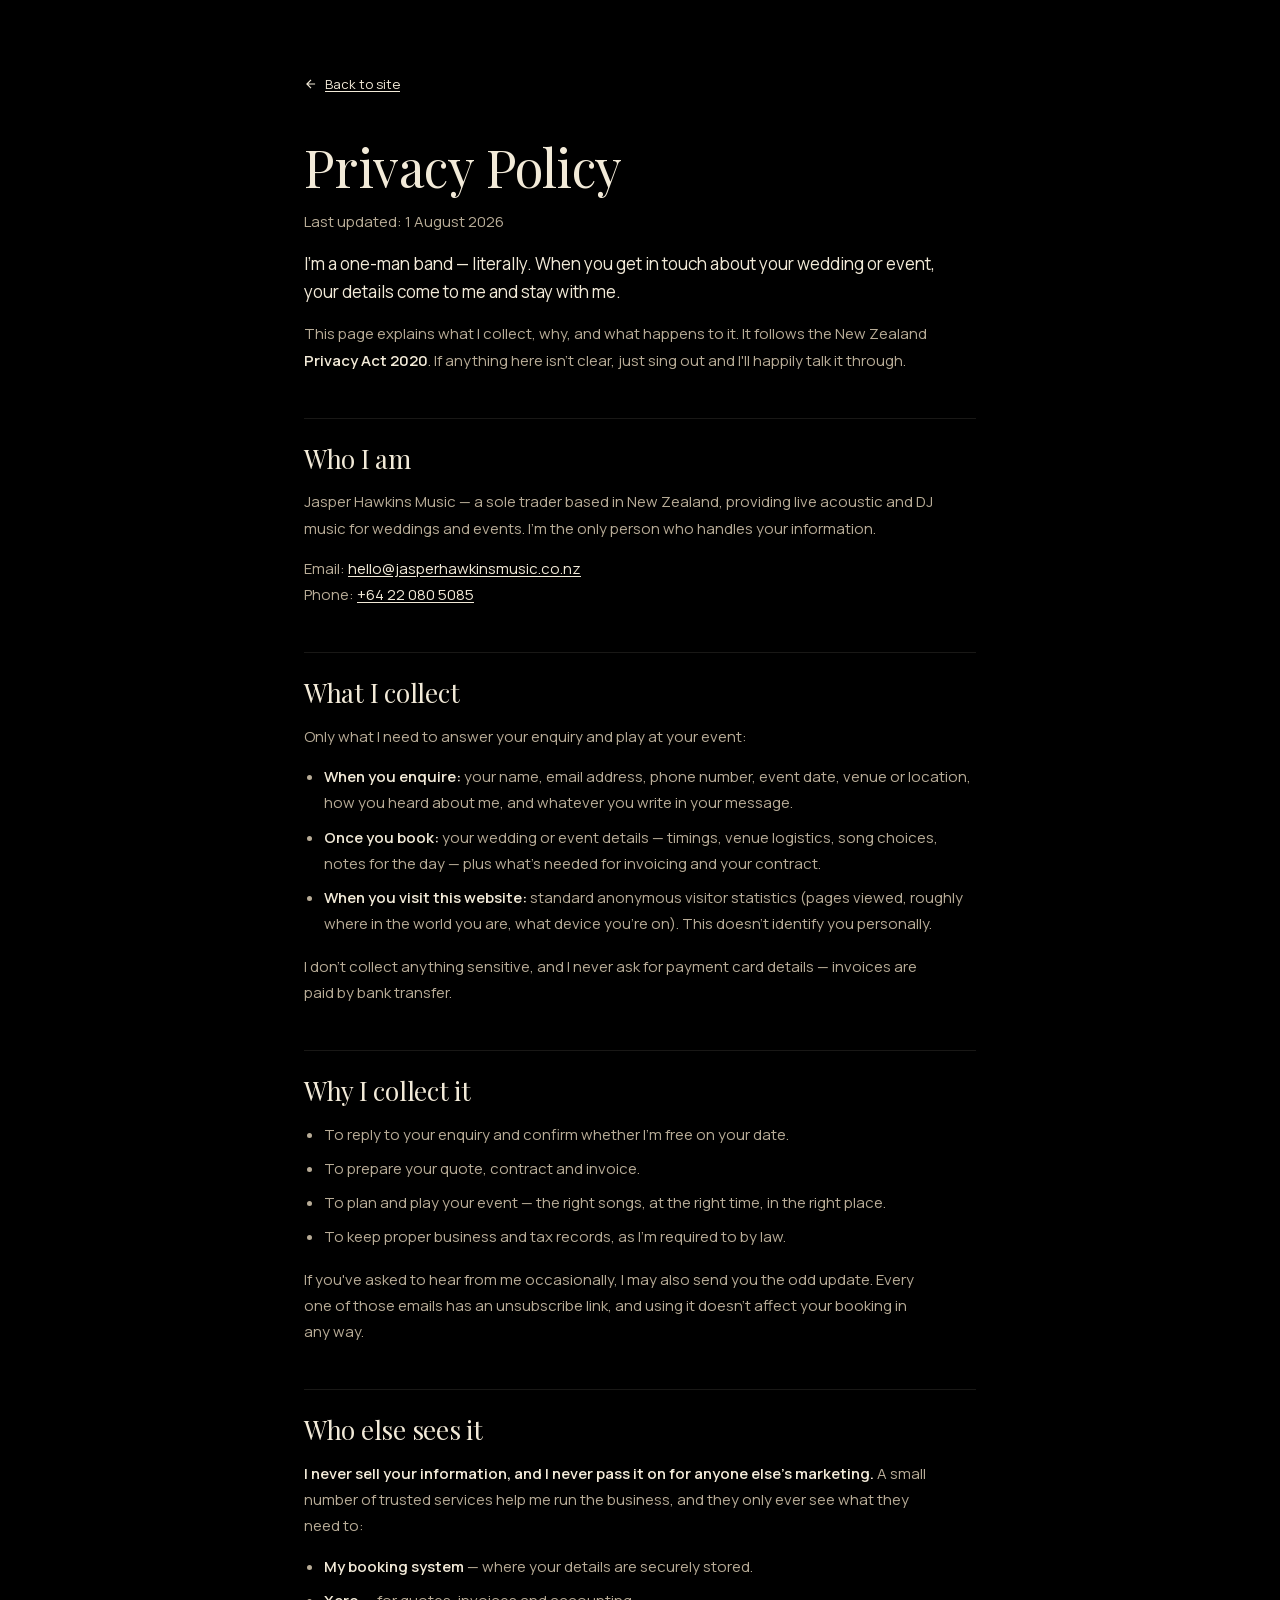
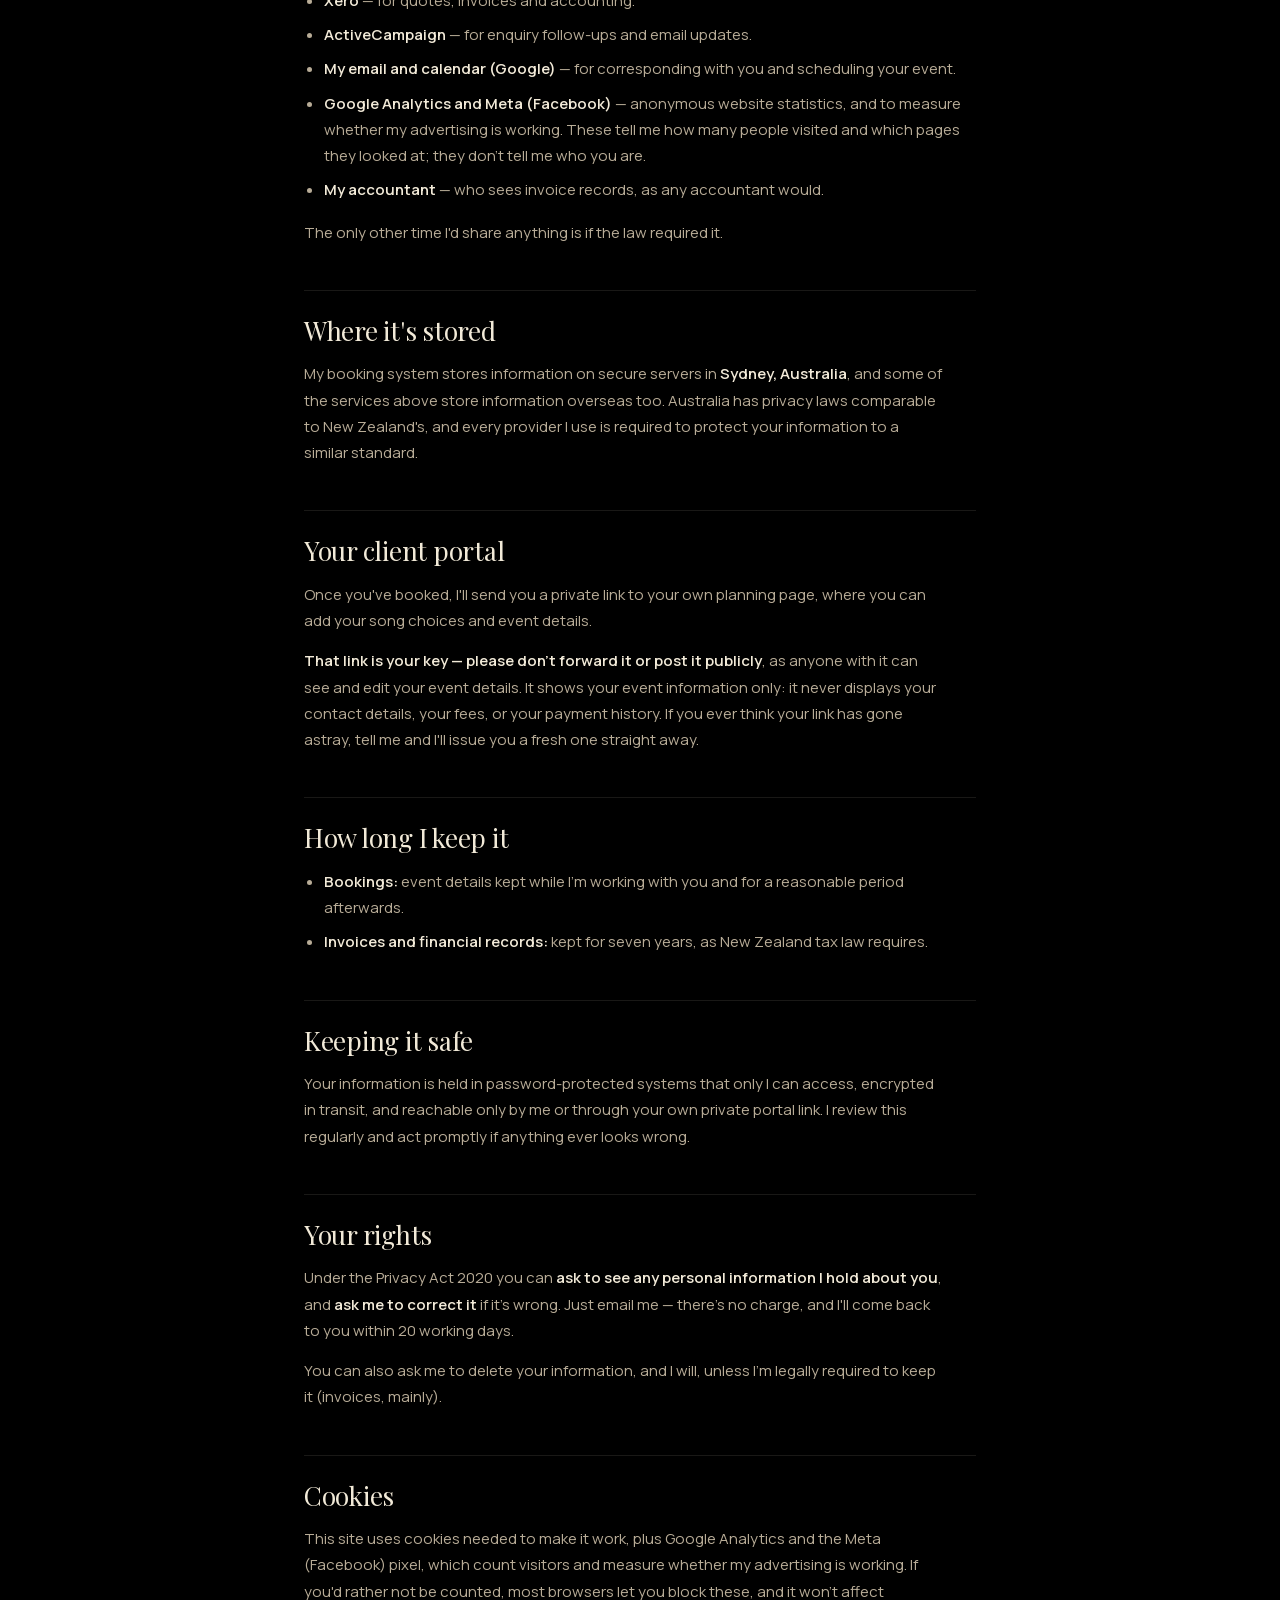
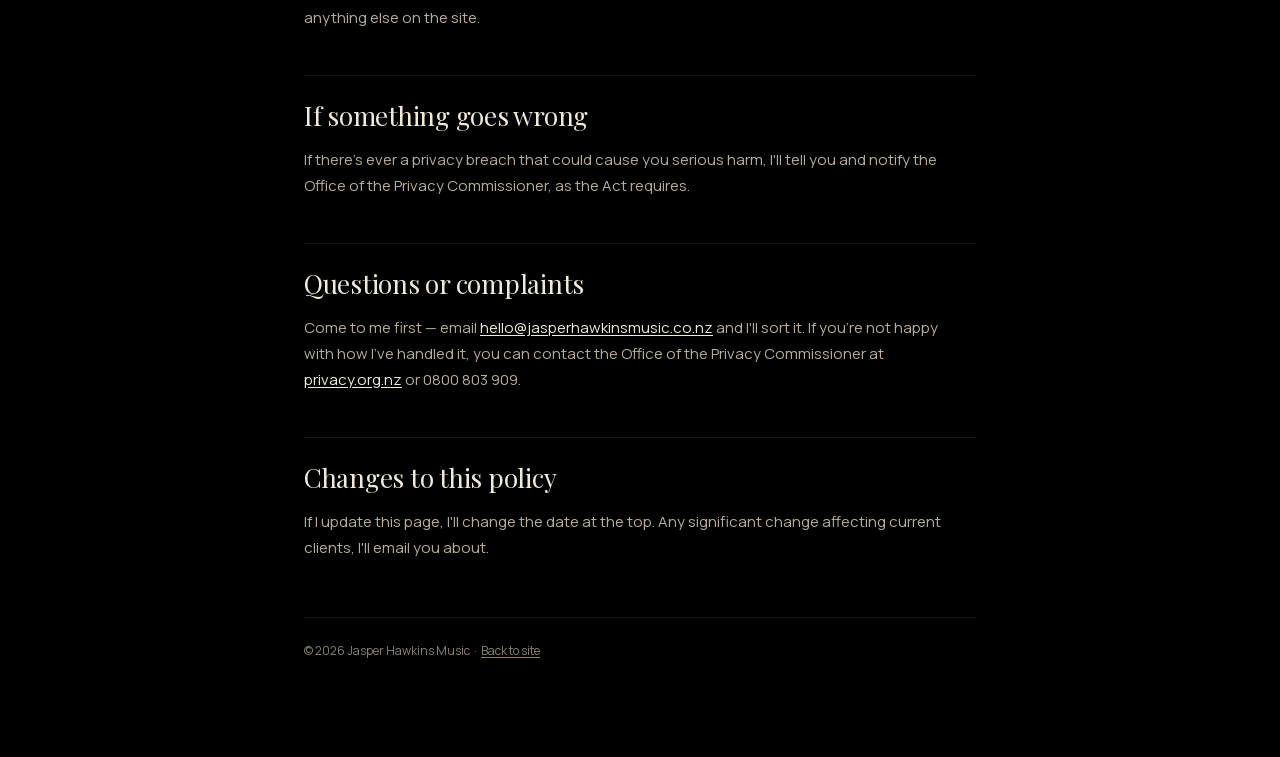
<file: privacy.html>
<!DOCTYPE html>
<html lang="en">
<head>
  <meta charset="UTF-8">
  <meta name="viewport" content="width=device-width, initial-scale=1.0">
  <title>Privacy Policy · Jasper Hawkins Music</title>
  <link rel="canonical" href="https://jasperhawkinsmusic.co.nz/privacy">
  <meta property="og:type" content="website">
  <meta property="og:site_name" content="Jasper Hawkins Music">
  <meta property="og:title" content="Privacy Policy · Jasper Hawkins Music">
  <meta property="og:description" content="How Jasper Hawkins Music collects, uses and protects your personal information — in line with the New Zealand Privacy Act 2020.">
  <meta property="og:url" content="https://jasperhawkinsmusic.co.nz/privacy">
  <meta property="og:image" content="https://jasperhawkinsmusic.co.nz/assets/photos/jas-acoustic-markovina.webp">
  <meta property="og:locale" content="en_NZ">
  <meta name="twitter:card" content="summary_large_image">
  <meta name="twitter:title" content="Privacy Policy · Jasper Hawkins Music">
  <meta name="twitter:description" content="How Jasper Hawkins Music collects, uses and protects your personal information — in line with the New Zealand Privacy Act 2020.">
  <meta name="twitter:image" content="https://jasperhawkinsmusic.co.nz/assets/photos/jas-acoustic-markovina.webp">
  <link rel="icon" href="/favicon.svg" type="image/svg+xml">
  <meta name="description" content="How Jasper Hawkins Music collects, uses and protects your personal information — in line with the New Zealand Privacy Act 2020.">
  <link rel="stylesheet" href="assets/colors_and_type.css?v=4">
  <link rel="stylesheet" href="assets/design-system.css?v=4">
  <style>
    *, *::before, *::after { box-sizing: border-box; margin: 0; padding: 0; }
    html { -webkit-text-size-adjust: 100%; text-size-adjust: 100%; }
    body { background: var(--ink); color: var(--bone); font-family: var(--font-sans); }

    .pp-wrap { max-width: 720px; margin: 0 auto; padding: 72px 24px 96px; }

    .pp-back {
      font-size: 13px; color: var(--bone-mute); text-decoration: none;
      display: inline-flex; align-items: center; gap: 7px; margin-bottom: 44px;
      transition: color 160ms;
    }
    .pp-back:hover { color: var(--ember); }

    .pp-title {
      font-family: var(--font-serif); font-weight: 400;
      font-size: clamp(34px, 7vw, 52px); line-height: 1.1;
      letter-spacing: -0.01em; margin-bottom: 14px;
    }
    .pp-updated { font-size: 13px; color: var(--bone-faint); margin-bottom: 40px; }

    .pp-wrap h2 {
      font-family: var(--font-serif); font-weight: 400;
      font-size: clamp(21px, 4vw, 26px); line-height: 1.25;
      margin: 44px 0 14px; padding-top: 24px;
      border-top: 1px solid var(--hairline);
    }
    .pp-wrap p, .pp-wrap li {
      font-size: 15px; line-height: 1.75; color: var(--bone-mute);
    }
    .pp-wrap p { margin-bottom: 14px; }
    .pp-wrap ul { margin: 0 0 16px; padding-left: 20px; }
    .pp-wrap li { margin-bottom: 8px; }
    .pp-wrap strong { color: var(--bone); font-weight: 600; }
    .pp-wrap a { color: var(--bone); text-decoration: underline; text-underline-offset: 2px; }
    .pp-wrap a:hover { color: var(--ember); }

    .pp-lead {
      font-size: 17px !important; line-height: 1.7 !important;
      color: var(--bone) !important; margin-bottom: 8px;
    }

    .pp-foot {
      margin-top: 56px; padding-top: 24px;
      border-top: 1px solid var(--hairline);
      font-size: 12px; color: var(--bone-faint);
    }
    .pp-foot a { color: inherit; }
  </style>

  <!-- Analytics. Same GA4 property and Meta Pixel as the old WordPress site,
       installed so the switchover reads as one continuous timeline. Both IDs
       are public by design — visible in any visitor's page source.

       Loaded AFTER the page has painted. Fetched normally they cost ~26 points
       of Lighthouse Performance (98 -> 72) because two ~100KB scripts compete
       with the hero image on a throttled connection. Deferring costs nothing
       real: they still fire within a couple of seconds, far sooner than the
       old WordPress site managed at 12.5s, so the comparison stays fair. -->
  <script>
    (function () {
      var fired = false;
      function loadAnalytics() {
        if (fired) return; fired = true;

        window.dataLayer = window.dataLayer || [];
        window.gtag = function () { dataLayer.push(arguments); };
        gtag('js', new Date());
        gtag('config', 'G-KBB73PJNYF');
        var g = document.createElement('script');
        g.async = true;
        g.src = 'https://www.googletagmanager.com/gtag/js?id=G-KBB73PJNYF';
        document.head.appendChild(g);

        !function(f,b,e,v,n,t,s){if(f.fbq)return;n=f.fbq=function(){n.callMethod?
        n.callMethod.apply(n,arguments):n.queue.push(arguments)};if(!f._fbq)f._fbq=n;
        n.push=n;n.loaded=!0;n.version='2.0';n.queue=[];t=b.createElement(e);t.async=!0;
        t.src=v;s=b.getElementsByTagName(e)[0];s.parentNode.insertBefore(t,s)}(window,
        document,'script','https://connect.facebook.net/en_US/fbevents.js');
        fbq('init', '1023504601425184');
        fbq('track', 'PageView');
      }
      // Whichever comes first: the page finishing, the browser going idle, a
      // 3s backstop, or the visitor interacting. Nobody goes uncounted.
      if (document.readyState === 'complete') setTimeout(loadAnalytics, 0);
      else window.addEventListener('load', function () {
        ('requestIdleCallback' in window)
          ? requestIdleCallback(loadAnalytics, { timeout: 2000 })
          : setTimeout(loadAnalytics, 800);
      });
      setTimeout(loadAnalytics, 3000);
      ['pointerdown','keydown','scroll'].forEach(function (ev) {
        window.addEventListener(ev, loadAnalytics, { once: true, passive: true });
      });
    }());
  </script>
  <noscript><img height="1" width="1" style="display:none" alt=""
    src="https://www.facebook.com/tr?id=1023504601425184&ev=PageView&noscript=1"></noscript>
</head>
<body>

  <!-- The landmark, so a screen reader can jump straight to the policy.
       No skip link here — this page has no navigation to skip past. -->
  <main class="pp-wrap" id="main">

    <a class="pp-back" id="ppBack" href="/">
      <svg width="14" height="14" viewBox="0 0 24 24" fill="none" stroke="currentColor" stroke-width="2"><path d="M19 12H5M12 19l-7-7 7-7"/></svg>
      <span id="ppBackLabel">Back to site</span>
    </a>

    <h1 class="pp-title">Privacy Policy</h1>
    <p class="pp-updated">Last updated: 1 August 2026</p>

    <p class="pp-lead">I'm a one-man band — literally. When you get in touch about your wedding or event, your details come to me and stay with me.</p>
    <p>This page explains what I collect, why, and what happens to it. It follows the New Zealand <strong>Privacy Act 2020</strong>. If anything here isn't clear, just sing out and I'll happily talk it through.</p>

    <h2>Who I am</h2>
    <p>Jasper Hawkins Music — a sole trader based in New Zealand, providing live acoustic and DJ music for weddings and events. I'm the only person who handles your information.</p>
    <p>Email: <a href="mailto:hello@jasperhawkinsmusic.co.nz">hello@jasperhawkinsmusic.co.nz</a><br>
       Phone: <a href="tel:+64220805085">+64 22 080 5085</a></p>

    <h2>What I collect</h2>
    <p>Only what I need to answer your enquiry and play at your event:</p>
    <ul>
      <li><strong>When you enquire:</strong> your name, email address, phone number, event date, venue or location, how you heard about me, and whatever you write in your message.</li>
      <li><strong>Once you book:</strong> your wedding or event details — timings, venue logistics, song choices, notes for the day — plus what's needed for invoicing and your contract.</li>
      <li><strong>When you visit this website:</strong> standard anonymous visitor statistics (pages viewed, roughly where in the world you are, what device you're on). This doesn't identify you personally.</li>
    </ul>
    <p>I don't collect anything sensitive, and I never ask for payment card details — invoices are paid by bank transfer.</p>

    <h2>Why I collect it</h2>
    <ul>
      <li>To reply to your enquiry and confirm whether I'm free on your date.</li>
      <li>To prepare your quote, contract and invoice.</li>
      <li>To plan and play your event — the right songs, at the right time, in the right place.</li>
      <li>To keep proper business and tax records, as I'm required to by law.</li>
    </ul>
    <p>If you've asked to hear from me occasionally, I may also send you the odd update. Every one of those emails has an unsubscribe link, and using it doesn't affect your booking in any way.</p>

    <h2>Who else sees it</h2>
    <p><strong>I never sell your information, and I never pass it on for anyone else's marketing.</strong> A small number of trusted services help me run the business, and they only ever see what they need to:</p>
    <ul>
      <li><strong>My booking system</strong> — where your details are securely stored.</li>
      <li><strong>Xero</strong> — for quotes, invoices and accounting.</li>
      <li><strong>ActiveCampaign</strong> — for enquiry follow-ups and email updates.</li>
      <li><strong>My email and calendar (Google)</strong> — for corresponding with you and scheduling your event.</li>
      <li><strong>Google Analytics and Meta (Facebook)</strong> — anonymous website statistics, and to measure whether my advertising is working. These tell me how many people visited and which pages they looked at; they don't tell me who you are.</li>
      <li><strong>My accountant</strong> — who sees invoice records, as any accountant would.</li>
    </ul>
    <p>The only other time I'd share anything is if the law required it.</p>

    <h2>Where it's stored</h2>
    <p>My booking system stores information on secure servers in <strong>Sydney, Australia</strong>, and some of the services above store information overseas too. Australia has privacy laws comparable to New Zealand's, and every provider I use is required to protect your information to a similar standard.</p>

    <h2>Your client portal</h2>
    <p>Once you've booked, I'll send you a private link to your own planning page, where you can add your song choices and event details.</p>
    <p><strong>That link is your key — please don't forward it or post it publicly</strong>, as anyone with it can see and edit your event details. It shows your event information only: it never displays your contact details, your fees, or your payment history. If you ever think your link has gone astray, tell me and I'll issue you a fresh one straight away.</p>

    <h2>How long I keep it</h2>
    <ul>
      <li><strong>Bookings:</strong> event details kept while I'm working with you and for a reasonable period afterwards.</li>
      <li><strong>Invoices and financial records:</strong> kept for seven years, as New Zealand tax law requires.</li>
    </ul>

    <h2>Keeping it safe</h2>
    <p>Your information is held in password-protected systems that only I can access, encrypted in transit, and reachable only by me or through your own private portal link. I review this regularly and act promptly if anything ever looks wrong.</p>

    <h2>Your rights</h2>
    <p>Under the Privacy Act 2020 you can <strong>ask to see any personal information I hold about you</strong>, and <strong>ask me to correct it</strong> if it's wrong. Just email me — there's no charge, and I'll come back to you within 20 working days.</p>
    <p>You can also ask me to delete your information, and I will, unless I'm legally required to keep it (invoices, mainly).</p>

    <h2>Cookies</h2>
    <p>This site uses cookies needed to make it work, plus Google Analytics and the Meta (Facebook) pixel, which count visitors and measure whether my advertising is working. If you'd rather not be counted, most browsers let you block these, and it won't affect anything else on the site.</p>

    <h2>If something goes wrong</h2>
    <p>If there's ever a privacy breach that could cause you serious harm, I'll tell you and notify the Office of the Privacy Commissioner, as the Act requires.</p>

    <h2>Questions or complaints</h2>
    <p>Come to me first — email <a href="mailto:hello@jasperhawkinsmusic.co.nz">hello@jasperhawkinsmusic.co.nz</a> and I'll sort it. If you're not happy with how I've handled it, you can contact the Office of the Privacy Commissioner at <a href="https://www.privacy.org.nz" rel="noopener">privacy.org.nz</a> or 0800 803 909.</p>

    <h2>Changes to this policy</h2>
    <p>If I update this page, I'll change the date at the top. Any significant change affecting current clients, I'll email you about.</p>

    <div class="pp-foot">
      © 2026 Jasper Hawkins Music &nbsp;·&nbsp; <a id="ppBackFoot" href="/">Back to site</a>
    </div>

  </main>

  <script>
    // Return people to the page they came from, not always the home page —
    // someone reading this from the weddings enquiry form should land back
    // on weddings. Falls back to home for direct hits and search traffic.
    (function () {
      var PAGES = {
        'weddings':  'Weddings',
        'parties':   'Parties',
        'corporate': 'Corporate',
        'songlist':  'Song List'
      };

      var from = null;
      try {
        if (document.referrer) {
          var r = new URL(document.referrer);
          // Same site only — never bounce someone back out to Google.
          if (r.origin === window.location.origin && r.pathname !== window.location.pathname) {
            from = r;
          }
        }
      } catch (e) { /* malformed referrer — fall through to the default */ }

      if (!from) return;

      var slug = from.pathname.replace(/^\/|\.html$|\/$/g, '');
      var label = PAGES[slug] ? 'Back to ' + PAGES[slug] : 'Back to site';
      var href = from.pathname + from.search + from.hash;

      var top = document.getElementById('ppBack');
      var topLabel = document.getElementById('ppBackLabel');
      var foot = document.getElementById('ppBackFoot');
      if (top) top.href = href;
      if (topLabel) topLabel.textContent = label;
      if (foot) { foot.href = href; foot.textContent = label; }
    }());
  </script>

</body>
</html>
</file>
<file: assets/colors_and_type.css>
/* ============================================================================
   JASPER HAWKINS MUSIC — colors_and_type.css
   ============================================================================
   Single source of truth for the brand's design tokens. Import first.

       <link rel="stylesheet" href="../colors_and_type.css">

   Webfonts are self-hosted from ./fonts/ (see the @font-face block below).
   If/when licensed brand fonts are provided, drop the .woff2 files into
   ./fonts/ and swap the @font-face blocks here.
============================================================================ */

/* ── Self-hosted webfonts ─────────────────────────────────────────────
   Previously an @import to Google, which meant three serial round trips
   before a headline could paint (measured ~0.56s from NZ on a fast
   connection, worse on cellular) — and handed every visitor's IP to a
   third party, which sits awkwardly next to the privacy policy.
   Latin + Latin-Extended only; unicode-range keeps latin-ext from being
   fetched unless a page actually uses those characters.
   ──────────────────────────────────────────────────────────────────── */
@font-face {
  font-family: 'Playfair Display';
  font-style: italic;
  font-weight: 400;
  font-display: swap;
  src: url('fonts/playfair-400i-latin.woff2') format('woff2');
  unicode-range: U+0000-00FF, U+0131, U+0152-0153, U+02BB-02BC, U+02C6, U+02DA, U+02DC, U+0304, U+0308, U+0329, U+2000-206F, U+20AC, U+2122, U+2191, U+2193, U+2212, U+2215, U+FEFF, U+FFFD;
}
@font-face {
  font-family: 'Playfair Display';
  font-style: italic;
  font-weight: 400;
  font-display: swap;
  src: url('fonts/playfair-400i-latin-ext.woff2') format('woff2');
  unicode-range: U+0100-02BA, U+02BD-02C5, U+02C7-02CC, U+02CE-02D7, U+02DD-02FF, U+0304, U+0308, U+0329, U+1D00-1DBF, U+1E00-1E9F, U+1EF2-1EFF, U+2020, U+20A0-20AB, U+20AD-20C0, U+2113, U+2C60-2C7F, U+A720-A7FF;
}
@font-face {
  font-family: 'Playfair Display';
  font-style: normal;
  font-weight: 400;
  font-display: swap;
  src: url('fonts/playfair-400-latin.woff2') format('woff2');
  unicode-range: U+0000-00FF, U+0131, U+0152-0153, U+02BB-02BC, U+02C6, U+02DA, U+02DC, U+0304, U+0308, U+0329, U+2000-206F, U+20AC, U+2122, U+2191, U+2193, U+2212, U+2215, U+FEFF, U+FFFD;
}
@font-face {
  font-family: 'Playfair Display';
  font-style: normal;
  font-weight: 400;
  font-display: swap;
  src: url('fonts/playfair-400-latin-ext.woff2') format('woff2');
  unicode-range: U+0100-02BA, U+02BD-02C5, U+02C7-02CC, U+02CE-02D7, U+02DD-02FF, U+0304, U+0308, U+0329, U+1D00-1DBF, U+1E00-1E9F, U+1EF2-1EFF, U+2020, U+20A0-20AB, U+20AD-20C0, U+2113, U+2C60-2C7F, U+A720-A7FF;
}
@font-face {
  font-family: 'Playfair Display';
  font-style: italic;
  font-weight: 500;
  font-display: swap;
  src: url('fonts/playfair-500i-latin.woff2') format('woff2');
  unicode-range: U+0000-00FF, U+0131, U+0152-0153, U+02BB-02BC, U+02C6, U+02DA, U+02DC, U+0304, U+0308, U+0329, U+2000-206F, U+20AC, U+2122, U+2191, U+2193, U+2212, U+2215, U+FEFF, U+FFFD;
}
@font-face {
  font-family: 'Playfair Display';
  font-style: italic;
  font-weight: 500;
  font-display: swap;
  src: url('fonts/playfair-500i-latin-ext.woff2') format('woff2');
  unicode-range: U+0100-02BA, U+02BD-02C5, U+02C7-02CC, U+02CE-02D7, U+02DD-02FF, U+0304, U+0308, U+0329, U+1D00-1DBF, U+1E00-1E9F, U+1EF2-1EFF, U+2020, U+20A0-20AB, U+20AD-20C0, U+2113, U+2C60-2C7F, U+A720-A7FF;
}
@font-face {
  font-family: 'Playfair Display';
  font-style: normal;
  font-weight: 500;
  font-display: swap;
  src: url('fonts/playfair-500-latin.woff2') format('woff2');
  unicode-range: U+0000-00FF, U+0131, U+0152-0153, U+02BB-02BC, U+02C6, U+02DA, U+02DC, U+0304, U+0308, U+0329, U+2000-206F, U+20AC, U+2122, U+2191, U+2193, U+2212, U+2215, U+FEFF, U+FFFD;
}
@font-face {
  font-family: 'Playfair Display';
  font-style: normal;
  font-weight: 500;
  font-display: swap;
  src: url('fonts/playfair-500-latin-ext.woff2') format('woff2');
  unicode-range: U+0100-02BA, U+02BD-02C5, U+02C7-02CC, U+02CE-02D7, U+02DD-02FF, U+0304, U+0308, U+0329, U+1D00-1DBF, U+1E00-1E9F, U+1EF2-1EFF, U+2020, U+20A0-20AB, U+20AD-20C0, U+2113, U+2C60-2C7F, U+A720-A7FF;
}
@font-face {
  font-family: 'Playfair Display';
  font-style: normal;
  font-weight: 600;
  font-display: swap;
  src: url('fonts/playfair-600-latin.woff2') format('woff2');
  unicode-range: U+0000-00FF, U+0131, U+0152-0153, U+02BB-02BC, U+02C6, U+02DA, U+02DC, U+0304, U+0308, U+0329, U+2000-206F, U+20AC, U+2122, U+2191, U+2193, U+2212, U+2215, U+FEFF, U+FFFD;
}
@font-face {
  font-family: 'Playfair Display';
  font-style: normal;
  font-weight: 600;
  font-display: swap;
  src: url('fonts/playfair-600-latin-ext.woff2') format('woff2');
  unicode-range: U+0100-02BA, U+02BD-02C5, U+02C7-02CC, U+02CE-02D7, U+02DD-02FF, U+0304, U+0308, U+0329, U+1D00-1DBF, U+1E00-1E9F, U+1EF2-1EFF, U+2020, U+20A0-20AB, U+20AD-20C0, U+2113, U+2C60-2C7F, U+A720-A7FF;
}
@font-face {
  font-family: 'Playfair Display';
  font-style: normal;
  font-weight: 700;
  font-display: swap;
  src: url('fonts/playfair-700-latin.woff2') format('woff2');
  unicode-range: U+0000-00FF, U+0131, U+0152-0153, U+02BB-02BC, U+02C6, U+02DA, U+02DC, U+0304, U+0308, U+0329, U+2000-206F, U+20AC, U+2122, U+2191, U+2193, U+2212, U+2215, U+FEFF, U+FFFD;
}
@font-face {
  font-family: 'Playfair Display';
  font-style: normal;
  font-weight: 700;
  font-display: swap;
  src: url('fonts/playfair-700-latin-ext.woff2') format('woff2');
  unicode-range: U+0100-02BA, U+02BD-02C5, U+02C7-02CC, U+02CE-02D7, U+02DD-02FF, U+0304, U+0308, U+0329, U+1D00-1DBF, U+1E00-1E9F, U+1EF2-1EFF, U+2020, U+20A0-20AB, U+20AD-20C0, U+2113, U+2C60-2C7F, U+A720-A7FF;
}
@font-face {
  font-family: 'Manrope';
  font-style: normal;
  font-weight: 400;
  font-display: swap;
  src: url('fonts/manrope-400-latin.woff2') format('woff2');
  unicode-range: U+0000-00FF, U+0131, U+0152-0153, U+02BB-02BC, U+02C6, U+02DA, U+02DC, U+0304, U+0308, U+0329, U+2000-206F, U+20AC, U+2122, U+2191, U+2193, U+2212, U+2215, U+FEFF, U+FFFD;
}
@font-face {
  font-family: 'Manrope';
  font-style: normal;
  font-weight: 400;
  font-display: swap;
  src: url('fonts/manrope-400-latin-ext.woff2') format('woff2');
  unicode-range: U+0100-02BA, U+02BD-02C5, U+02C7-02CC, U+02CE-02D7, U+02DD-02FF, U+0304, U+0308, U+0329, U+1D00-1DBF, U+1E00-1E9F, U+1EF2-1EFF, U+2020, U+20A0-20AB, U+20AD-20C0, U+2113, U+2C60-2C7F, U+A720-A7FF;
}
@font-face {
  font-family: 'Manrope';
  font-style: normal;
  font-weight: 500;
  font-display: swap;
  src: url('fonts/manrope-500-latin.woff2') format('woff2');
  unicode-range: U+0000-00FF, U+0131, U+0152-0153, U+02BB-02BC, U+02C6, U+02DA, U+02DC, U+0304, U+0308, U+0329, U+2000-206F, U+20AC, U+2122, U+2191, U+2193, U+2212, U+2215, U+FEFF, U+FFFD;
}
@font-face {
  font-family: 'Manrope';
  font-style: normal;
  font-weight: 500;
  font-display: swap;
  src: url('fonts/manrope-500-latin-ext.woff2') format('woff2');
  unicode-range: U+0100-02BA, U+02BD-02C5, U+02C7-02CC, U+02CE-02D7, U+02DD-02FF, U+0304, U+0308, U+0329, U+1D00-1DBF, U+1E00-1E9F, U+1EF2-1EFF, U+2020, U+20A0-20AB, U+20AD-20C0, U+2113, U+2C60-2C7F, U+A720-A7FF;
}
@font-face {
  font-family: 'Manrope';
  font-style: normal;
  font-weight: 600;
  font-display: swap;
  src: url('fonts/manrope-600-latin.woff2') format('woff2');
  unicode-range: U+0000-00FF, U+0131, U+0152-0153, U+02BB-02BC, U+02C6, U+02DA, U+02DC, U+0304, U+0308, U+0329, U+2000-206F, U+20AC, U+2122, U+2191, U+2193, U+2212, U+2215, U+FEFF, U+FFFD;
}
@font-face {
  font-family: 'Manrope';
  font-style: normal;
  font-weight: 600;
  font-display: swap;
  src: url('fonts/manrope-600-latin-ext.woff2') format('woff2');
  unicode-range: U+0100-02BA, U+02BD-02C5, U+02C7-02CC, U+02CE-02D7, U+02DD-02FF, U+0304, U+0308, U+0329, U+1D00-1DBF, U+1E00-1E9F, U+1EF2-1EFF, U+2020, U+20A0-20AB, U+20AD-20C0, U+2113, U+2C60-2C7F, U+A720-A7FF;
}
@font-face {
  font-family: 'Manrope';
  font-style: normal;
  font-weight: 700;
  font-display: swap;
  src: url('fonts/manrope-700-latin.woff2') format('woff2');
  unicode-range: U+0000-00FF, U+0131, U+0152-0153, U+02BB-02BC, U+02C6, U+02DA, U+02DC, U+0304, U+0308, U+0329, U+2000-206F, U+20AC, U+2122, U+2191, U+2193, U+2212, U+2215, U+FEFF, U+FFFD;
}
@font-face {
  font-family: 'Manrope';
  font-style: normal;
  font-weight: 700;
  font-display: swap;
  src: url('fonts/manrope-700-latin-ext.woff2') format('woff2');
  unicode-range: U+0100-02BA, U+02BD-02C5, U+02C7-02CC, U+02CE-02D7, U+02DD-02FF, U+0304, U+0308, U+0329, U+1D00-1DBF, U+1E00-1E9F, U+1EF2-1EFF, U+2020, U+20A0-20AB, U+20AD-20C0, U+2113, U+2C60-2C7F, U+A720-A7FF;
}
@font-face {
  font-family: 'JetBrains Mono';
  font-style: normal;
  font-weight: 400;
  font-display: swap;
  src: url('fonts/jetbrains-400-latin.woff2') format('woff2');
  unicode-range: U+0000-00FF, U+0131, U+0152-0153, U+02BB-02BC, U+02C6, U+02DA, U+02DC, U+0304, U+0308, U+0329, U+2000-206F, U+20AC, U+2122, U+2191, U+2193, U+2212, U+2215, U+FEFF, U+FFFD;
}
@font-face {
  font-family: 'JetBrains Mono';
  font-style: normal;
  font-weight: 400;
  font-display: swap;
  src: url('fonts/jetbrains-400-latin-ext.woff2') format('woff2');
  unicode-range: U+0100-02BA, U+02BD-02C5, U+02C7-02CC, U+02CE-02D7, U+02DD-02FF, U+0304, U+0308, U+0329, U+1D00-1DBF, U+1E00-1E9F, U+1EF2-1EFF, U+2020, U+20A0-20AB, U+20AD-20C0, U+2113, U+2C60-2C7F, U+A720-A7FF;
}
@font-face {
  font-family: 'JetBrains Mono';
  font-style: normal;
  font-weight: 500;
  font-display: swap;
  src: url('fonts/jetbrains-500-latin.woff2') format('woff2');
  unicode-range: U+0000-00FF, U+0131, U+0152-0153, U+02BB-02BC, U+02C6, U+02DA, U+02DC, U+0304, U+0308, U+0329, U+2000-206F, U+20AC, U+2122, U+2191, U+2193, U+2212, U+2215, U+FEFF, U+FFFD;
}
@font-face {
  font-family: 'JetBrains Mono';
  font-style: normal;
  font-weight: 500;
  font-display: swap;
  src: url('fonts/jetbrains-500-latin-ext.woff2') format('woff2');
  unicode-range: U+0100-02BA, U+02BD-02C5, U+02C7-02CC, U+02CE-02D7, U+02DD-02FF, U+0304, U+0308, U+0329, U+1D00-1DBF, U+1E00-1E9F, U+1EF2-1EFF, U+2020, U+20A0-20AB, U+20AD-20C0, U+2113, U+2C60-2C7F, U+A720-A7FF;
}

/* ---------------------------------------------------------------------------
   1. COLOR TOKENS
   --------------------------------------------------------------------------- */
:root {
  /* — Brand —————————————————————————————————————————————————— */
  --ember:        #FF713D;   /* the one warm accent — on dark / photos */
  --ember-glow:   #FFB38A;   /* lighter, for hover lifts on dark */
  --ember-deep:   #DB663B;   /* accent on light — text + buttons on cream */

  /* — Dark palette (default) —————————————————————————— */
  --ink:          #000000;   /* page background — pure black */
  --ink-soft:     #141414;   /* cards/menus */
  --ink-deep:     #000000;   /* footer, modal scrim */
  --ink-warm:     #1F1F1F;   /* lifted surface */

  --bone:         #F2EAD8;   /* primary text on dark */
  --bone-mute:    #B8AC97;   /* secondary text */
  --bone-faint:   #8A8071;   /* hint text — 5.4:1 on ink, meets AA (was #6E6557 at 3.66:1) */

  /* — Light palette (printable docs only) ——————————— */
  --shell:        #F7F1E8;   /* light bg — the brand's body color */
  --shell-soft:   #EFE6D6;   /* card on light */
  --shell-deep:   #E6DBC5;   /* lifted on light */
  --char:         #000000;   /* primary text on light */
  --char-mute:    #524A3F;   /* secondary text on light */

  /* — Lines —————————————————————————————————————————— */
  --hairline:      rgba(242, 234, 216, 0.10);  /* on dark (default) */
  --hairline-soft: rgba(242, 234, 216, 0.06);
  --hairline-strong: rgba(242, 234, 216, 0.22);
  --hairline-dark: rgba(0, 0, 0, 0.10);         /* on cream */

  /* — Semantic foreground / background ——————————————— */
  /* Default surface is DARK. Use class="on-shell" for the optional
     cream/light surface treatment.                                  */
  --bg:           var(--ink);
  --bg-elev:      var(--ink-soft);
  --bg-deep:      var(--ink-deep);
  --fg:           var(--bone);
  --fg-mute:      var(--bone-mute);
  --fg-faint:     var(--bone-faint);
  --accent:       var(--ember);

  /* — Gradients (overlays only — see VISUAL FOUNDATIONS) ——— */
  --gradient-spotlight:
    radial-gradient(70% 60% at 50% 38%,
      rgba(255, 113, 61, 0.18) 0%,
      rgba(20, 16, 13, 0.0) 38%,
      rgba(20, 16, 13, 0.55) 78%,
      rgba(11, 9, 7, 0.85) 100%);
  --gradient-protect-bottom:
    linear-gradient(to top, var(--ink) 0%, rgba(20,16,13,0.7) 22%, transparent 60%);
  --gradient-protect-top:
    linear-gradient(to bottom, rgba(20,16,13,0.7) 0%, transparent 80%);

  /* — Filters ———————————————————————————————————————— */
  --filter-photo: saturate(1.02) contrast(1.04) brightness(0.97);
  --filter-photo-warm: sepia(0.08) saturate(1.05) contrast(1.05) brightness(0.95);
}

/* Light-mode section override — apply class="on-shell" to a <section>
   when you want the cream/black treatment (printable docs, alternate
   content sections under a dark hero, EPK).                          */
.on-shell {
  --bg: var(--shell);
  --bg-elev: var(--shell-soft);
  --bg-deep: var(--shell-deep);
  --fg: var(--char);
  --fg-mute: var(--char-mute);
  --fg-faint: rgba(0, 0, 0, 0.42);
  --accent: var(--ember-deep);
  --hairline: rgba(0, 0, 0, 0.10);
  background: var(--bg);
  color: var(--fg);
}

/* Back-compat: .on-ink forces the dark surface (the default). */
.on-ink {
  --bg: var(--ink);
  --bg-elev: var(--ink-soft);
  --fg: var(--bone);
  --fg-mute: var(--bone-mute);
  --accent: var(--ember);
  --hairline: rgba(242, 234, 216, 0.10);
  background: var(--bg);
  color: var(--fg);
}

/* ---------------------------------------------------------------------------
   2. SPACING, RADII, ELEVATION, MOTION
   --------------------------------------------------------------------------- */
:root {
  /* Spacing — 4pt base, but the brand thinks in big increments */
  --space-1:  4px;
  --space-2:  8px;
  --space-3:  12px;
  --space-4:  16px;
  --space-5:  24px;
  --space-6:  32px;
  --space-7:  48px;
  --space-8:  64px;
  --space-9:  96px;
  --space-10: 120px;
  --space-11: 160px;

  /* Layout */
  --container-max: 1440px;
  --gutter-x: 80px;
  --gutter-x-mobile: 24px;
  --prose-max: 640px;

  /* Radii — sharp by default */
  --radius-none: 0;
  --radius-sm: 2px;
  --radius-md: 8px;
  --radius-lg: 14px;
  --radius-photo: 0;
  --radius-full: 9999px;

  /* Shadows — rarely used */
  --shadow-photo: inset 0 0 120px rgba(0, 0, 0, 0.6);
  --shadow-float: 0 24px 64px -16px rgba(0, 0, 0, 0.6);
  --shadow-card-light: 0 6px 24px -10px rgba(26, 20, 17, 0.18);

  /* Motion */
  --ease: cubic-bezier(0.2, 0.7, 0.2, 1);
  --ease-out: cubic-bezier(0.16, 1, 0.3, 1);
  --dur-fast: 180ms;
  --dur:      320ms;
  --dur-slow: 600ms;
  --dur-hero: 900ms;
}

/* ---------------------------------------------------------------------------
   3. TYPOGRAPHY — TOKENS
   --------------------------------------------------------------------------- */
:root {
  --font-serif:  'Playfair Display', 'Cormorant Garamond', Georgia, 'Times New Roman', serif;
  --font-sans:   'Manrope', ui-sans-serif, system-ui, -apple-system, 'Helvetica Neue', sans-serif;
  --font-mono:   'JetBrains Mono', ui-monospace, 'SF Mono', Menlo, monospace;

  /* Display scale — generous, editorial */
  --text-hero:   clamp(72px, 11vw, 140px);   /* h1 hero name */
  --text-1:      clamp(56px, 7vw,  88px);    /* h1 page title */
  --text-2:      clamp(40px, 5vw,  64px);    /* h2 section */
  --text-3:      clamp(28px, 3vw,  40px);    /* h3 subhead */
  --text-4:      24px;                       /* h4 */
  --text-5:      19px;                       /* h5 */
  --text-lead:   22px;                       /* lead paragraph */
  --text-body:   17px;                       /* body */
  --text-sm:     15px;                       /* small / nav */
  --text-xs:     13px;                       /* meta / caption */
  --text-micro:  11px;                       /* eyebrow / tag */

  --lh-tight:    1.04;
  --lh-snug:     1.18;
  --lh-normal:   1.35;
  --lh-relaxed:  1.55;
  --lh-loose:    1.7;

  --track-tight: -0.02em;
  --track-snug:  -0.01em;
  --track-normal: 0;
  --track-wide:  0.08em;
  --track-wider: 0.16em;     /* eyebrow / monogram letterspacing */
}

/* ---------------------------------------------------------------------------
   4. ELEMENT DEFAULTS
   --------------------------------------------------------------------------- */
html, body {
  background: var(--bg);
  color: var(--fg);
  font-family: var(--font-sans);
  font-size: var(--text-body);
  line-height: var(--lh-relaxed);
  font-weight: 400;
  -webkit-font-smoothing: antialiased;
  text-rendering: optimizeLegibility;
}

::selection { background: var(--ember); color: var(--ink); }

h1, h2, h3, h4, .display {
  font-family: var(--font-serif);
  font-weight: 400;
  color: var(--fg);
  margin: 0;
  text-wrap: balance;
}

h1 {
  font-size: var(--text-1);
  line-height: var(--lh-tight);
  letter-spacing: var(--track-tight);
}
.hero-name {                        /* the brand-defining display */
  font-family: var(--font-serif);
  font-weight: 400;
  font-size: var(--text-hero);
  line-height: 0.96;
  letter-spacing: -0.025em;
}
h2 {
  font-size: var(--text-2);
  line-height: var(--lh-snug);
  letter-spacing: var(--track-snug);
}
h3 {
  font-size: var(--text-3);
  line-height: var(--lh-snug);
  letter-spacing: var(--track-snug);
}
h4 {
  font-size: var(--text-4);
  line-height: var(--lh-normal);
}
h5 {
  font-family: var(--font-sans);
  font-size: var(--text-5);
  font-weight: 500;
  line-height: var(--lh-normal);
  margin: 0;
}
h6, .eyebrow {
  font-family: var(--font-sans);
  font-size: var(--text-micro);
  font-weight: 500;
  letter-spacing: var(--track-wider);
  text-transform: uppercase;
  color: var(--fg-mute);
  margin: 0;
}

p {
  margin: 0 0 1em;
  text-wrap: pretty;
  max-width: var(--prose-max);
}
.lead {
  font-size: var(--text-lead);
  line-height: var(--lh-normal);
  color: var(--fg);
}
.caption {
  font-size: var(--text-xs);
  color: var(--fg-mute);
  letter-spacing: 0.01em;
}
.descriptor,
.serif-italic {
  font-family: var(--font-serif);
  font-style: italic;
  font-weight: 400;
  color: var(--fg-mute);
}
.mono {
  font-family: var(--font-mono);
  font-size: 0.92em;
  letter-spacing: 0;
}

a {
  color: inherit;
  text-decoration: none;
  position: relative;
  transition: color var(--dur-fast) var(--ease);
}
a.underline,
.nav a {
  display: inline-block;
}
a.underline::after,
.nav a::after {
  content: "";
  position: absolute;
  left: 0; right: 100%;
  bottom: -2px;
  height: 1px;
  background: var(--ember);
  transition: right var(--dur) var(--ease);
}
a.underline:hover::after,
.nav a:hover::after,
.nav a[aria-current="page"]::after {
  right: 0;
}

hr {
  border: 0;
  border-top: 1px solid var(--hairline);
  margin: var(--space-7) 0;
}

button { font: inherit; cursor: pointer; }

img { display: block; max-width: 100%; }

/* ---------------------------------------------------------------------------
   5. UTILITY CLASSES (used across UI kit + previews)
   --------------------------------------------------------------------------- */
.container {
  max-width: var(--container-max);
  margin: 0 auto;
  padding: 0 var(--gutter-x);
}
@media (max-width: 720px) {
  .container { padding: 0 var(--gutter-x-mobile); }
}

.section {
  padding-block: var(--space-10);
}

.hairline { border: 0; border-top: 1px solid var(--hairline); }

.eyebrow-row {
  display: flex; align-items: center; gap: var(--space-3);
  color: var(--fg-mute);
  font-family: var(--font-sans);
  font-size: var(--text-micro);
  font-weight: 500;
  letter-spacing: var(--track-wider);
  text-transform: uppercase;
}
.eyebrow-row::before {
  content: "";
  width: 32px; height: 1px;
  background: var(--ember);
}

.ember-dot {
  display: inline-block;
  width: 8px; height: 8px;
  border-radius: 50%;
  background: var(--ember);
  vertical-align: middle;
}

/* Buttons */
.btn {
  display: inline-flex;
  align-items: center;
  gap: var(--space-3);
  padding: 14px 24px;
  font-family: var(--font-sans);
  font-size: var(--text-sm);
  font-weight: 500;
  letter-spacing: 0.02em;
  border-radius: var(--radius-md);
  border: 1px solid transparent;
  transition: background var(--dur-fast) var(--ease),
              color var(--dur-fast) var(--ease),
              transform var(--dur-fast) var(--ease),
              border-color var(--dur-fast) var(--ease);
  text-decoration: none;
  user-select: none;
}
.btn-primary {
  background: var(--ember);
  color: var(--ink);
}
.btn-primary:hover { background: var(--ember-glow); }
.btn-primary:active { background: var(--ember); transform: translateY(1px); }
.on-shell .btn-primary { background: var(--ember-deep); color: #FFF; }
.on-shell .btn-primary:hover { background: var(--ember); color: var(--ink); }

.btn-ghost {
  background: transparent;
  color: var(--fg);
  border-color: var(--hairline-strong);
}
.btn-ghost:hover { border-color: currentColor; }
.btn-ghost:active { background: rgba(242,234,216,0.06); }

.btn-text {
  padding: 0;
  background: transparent;
  color: var(--fg);
  border: 0;
}
.btn-text .arrow { color: var(--ember); transition: transform var(--dur-fast) var(--ease); }
.btn-text:hover .arrow { transform: translateX(3px); }

/* Form inputs */
.input,
.textarea {
  width: 100%;
  background: transparent;
  color: var(--fg);
  border: 0;
  border-bottom: 1px solid var(--hairline-strong);
  padding: 12px 0;
  font-family: var(--font-sans);
  font-size: var(--text-body);
  outline: none;
  transition: border-color var(--dur-fast) var(--ease);
}
.input::placeholder, .textarea::placeholder { color: var(--fg-faint); }
.input:focus, .textarea:focus { border-bottom-color: var(--ember); }
.field-label {
  font-family: var(--font-sans);
  font-size: var(--text-micro);
  letter-spacing: var(--track-wider);
  text-transform: uppercase;
  color: var(--fg-mute);
  display: block;
  margin-bottom: 6px;
}

/* Photo wrapper with spotlight overlay (the brand's signature treatment) */
.photo-spot {
  position: relative;
  overflow: hidden;
  background: var(--ink);
}
.photo-spot > img,
.photo-spot > video {
  width: 100%; height: 100%; object-fit: cover;
  filter: var(--filter-photo);
}
.photo-spot::after {
  content: "";
  position: absolute; inset: 0;
  background: var(--gradient-spotlight);
  pointer-events: none;
}
.photo-spot.protect::before {
  content: "";
  position: absolute; inset: 0;
  background: var(--gradient-protect-bottom);
  pointer-events: none;
  z-index: 1;
}

/* Equalizer (the one allowed loop animation) */
.eq {
  display: inline-flex; gap: 3px; align-items: end;
  height: 14px; vertical-align: middle;
}
.eq span {
  width: 3px; background: var(--ember);
  animation: eq-bar 900ms var(--ease) infinite alternate;
}
.eq span:nth-child(1) { height: 30%; animation-delay: 0ms; }
.eq span:nth-child(2) { height: 70%; animation-delay: 180ms; }
.eq span:nth-child(3) { height: 50%; animation-delay: 360ms; }
@keyframes eq-bar { to { height: 100%; } }

/* Monogram */
.monogram {
  display: inline-flex;
  align-items: center;
  justify-content: center;
  width: 40px; height: 40px;
  background: var(--ember);
  color: var(--ink);
  border-radius: 50%;
  font-family: var(--font-serif);
  font-weight: 500;
  font-size: 18px;
  letter-spacing: -0.02em;
  line-height: 1;
}
.monogram .h {            /* small subscript-style 'h' */
  font-size: 0.6em;
  margin-left: 1px;
  align-self: end;
  margin-bottom: 4px;
}

/* Numbered tag (01 · 02 · 03) */
.num-tag {
  font-family: var(--font-mono);
  font-size: var(--text-micro);
  color: var(--ember);
  letter-spacing: 0.05em;
}
</file>
<file: assets/design-system.css>
/* ============================================================================
   JASPER HAWKINS MUSIC — design-system.css
   ============================================================================
   Consolidated spacing, section-padding, type and radius tokens.
   Reuses the FONTS and COLOURS already defined in colors_and_type.css —
   this file adds no new fonts and no new colours. Link order in <head>:

       1. colors_and_type.css   (fonts + colour palette)
       2. design-system.css     (this — spacing / type scale / rhythm)
       3. page <style>          (page-specific layout only)

   Single source of truth for the site's spacing rhythm and type hierarchy.
============================================================================ */

:root {
  /* — SECTION VERTICAL PADDING — three tiers, nothing in between ————— */
  --section-compact:  clamp(40px, 5vw, 60px);    /* footers, tight bands */
  --section-standard: clamp(52px, 6.5vw, 76px);  /* the default section — sections meet at 2x this, so real gap ≈ 104–152px */
  --section-feature:  clamp(72px, 9vw, 112px);   /* hero-weight moments  */

  /* — LAYOUT ————————————————————————————————————————————————————————— */
  --container-wide:   1280px;   /* standard content sections */
  --container-narrow: 720px;    /* centred prose / CTA sections */
  --gutter:           clamp(24px, 6vw, 80px);   /* 24 mobile → 80 desktop */
  --gutter-tight:     clamp(20px, 5vw, 48px);   /* narrow/centred sections */

  /* — TYPE SCALE — one size per role (fonts inherited from tokens file) — */
  --font-h1:      clamp(48px, 7vw, 88px);   /* hero / page title */
  --font-h2:      clamp(32px, 5vw, 52px);   /* section heading — ONE size */
  --font-h3:      clamp(24px, 3vw, 34px);   /* subhead / card title */
  --font-lead:    clamp(17px, 1.5vw, 20px); /* intro paragraph */
  --font-body:    16px;                     /* body copy */
  --font-sm:      15px;                      /* small / secondary body */
  --font-xs:      13px;                      /* meta / caption */
  --font-eyebrow: 11px;                      /* uppercase label */

  /* — LINE-HEIGHT — three values only ———————————————————————————————— */
  --lh-tight: 1.1;    /* single/short headings */
  --lh-mid:   1.35;   /* multi-line headings, leads */
  --lh-body:  1.65;   /* body copy */

  /* — LETTER-SPACING ————————————————————————————————————————————————— */
  --track-tight:   -0.02em;   /* headings */
  --track-eyebrow:  0.22em;   /* uppercase labels */

  /* — HEADING RHYTHM — consistent margins around headings ——————————— */
  --h-eyebrow-mb: 22px;   /* eyebrow → heading */
  --h2-mb:        18px;   /* section heading → body/sub */
  --h3-mb:        12px;   /* subhead → body */

  /* — RADIUS ————————————————————————————————————————————————————————— */
  --r-input:  8px;    /* inputs, standard buttons */
  --r-card:  14px;    /* cards — one card radius */
  --r-pill:  9999px;  /* pills, round buttons */

  /* — COLOUR: unify a genuine inconsistency only ———————————————————————
     The page used two different ambers (#f59e0b for stars, #E0A766 for the
     calendar). Consolidated to the nicer calendar amber. No new colours. */
  --amber:      #E0A766;
  --amber-soft: #ECCFA6;
}
</file>
